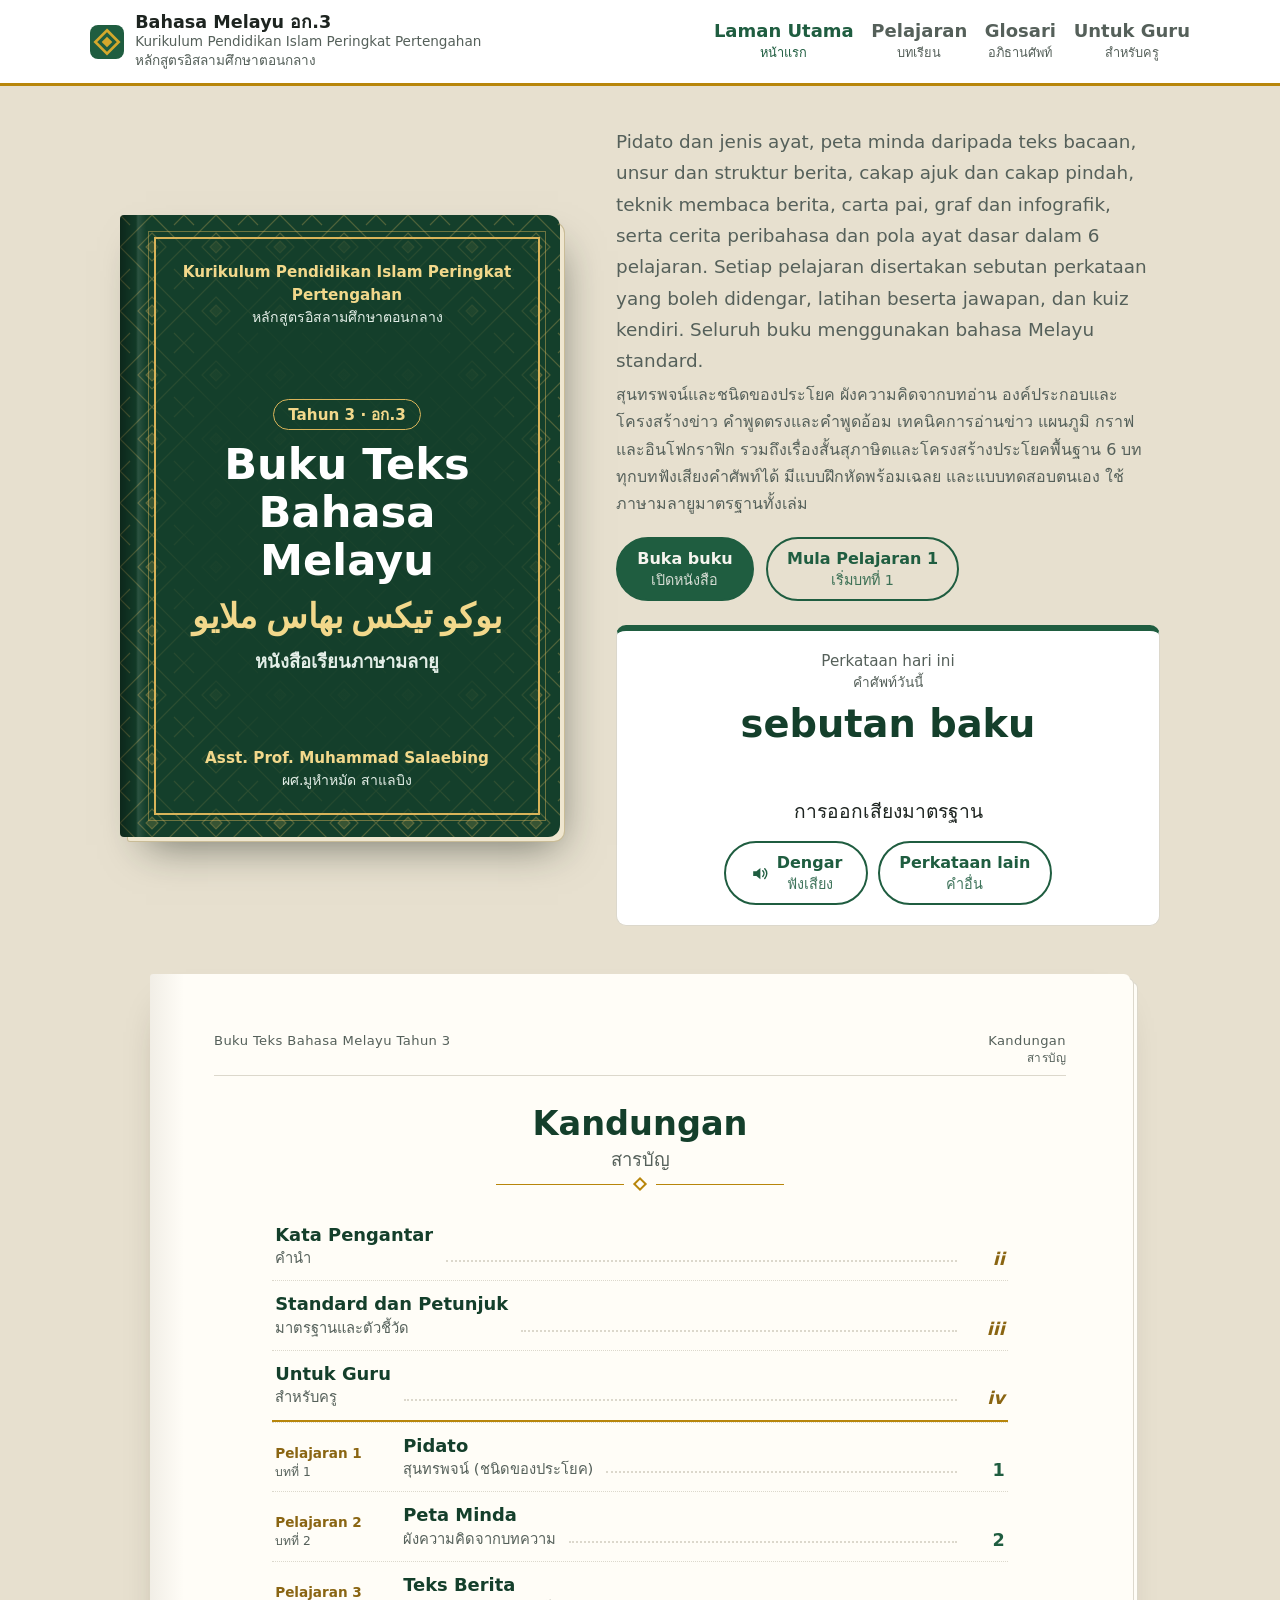
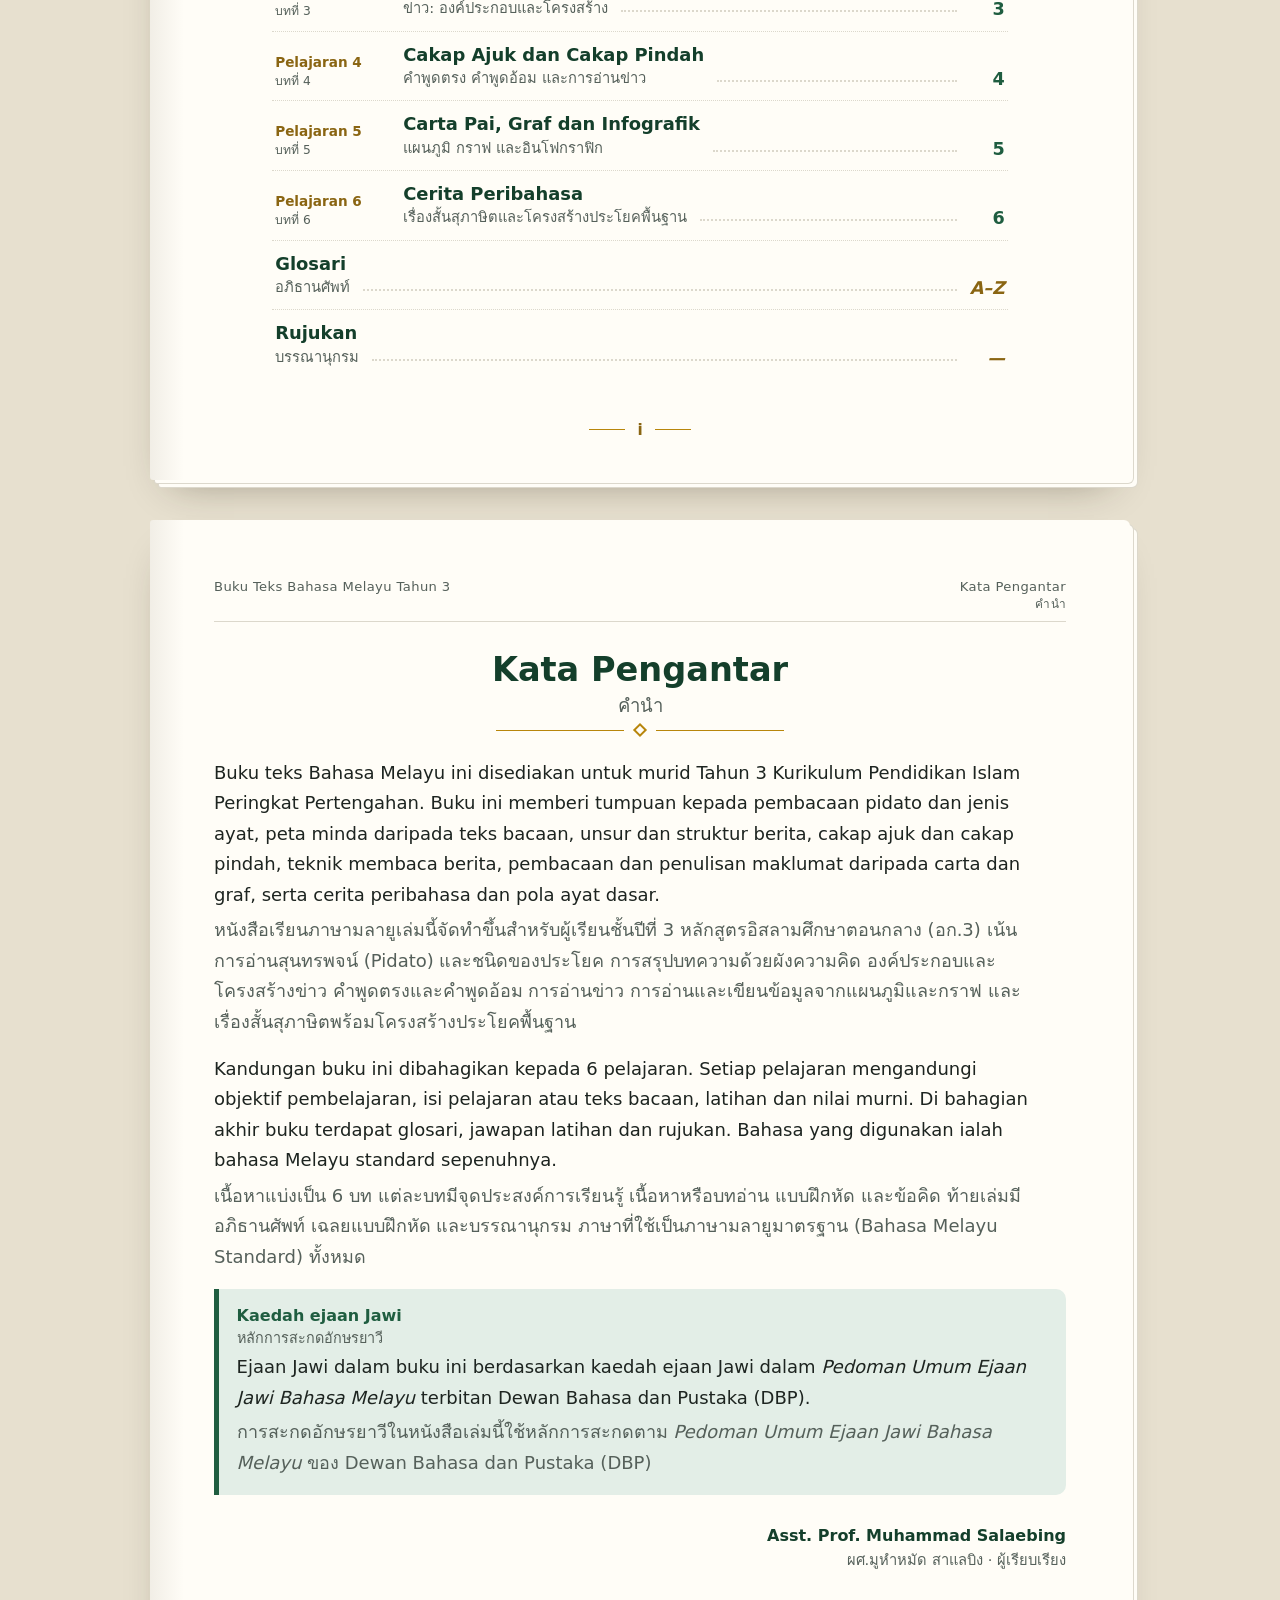
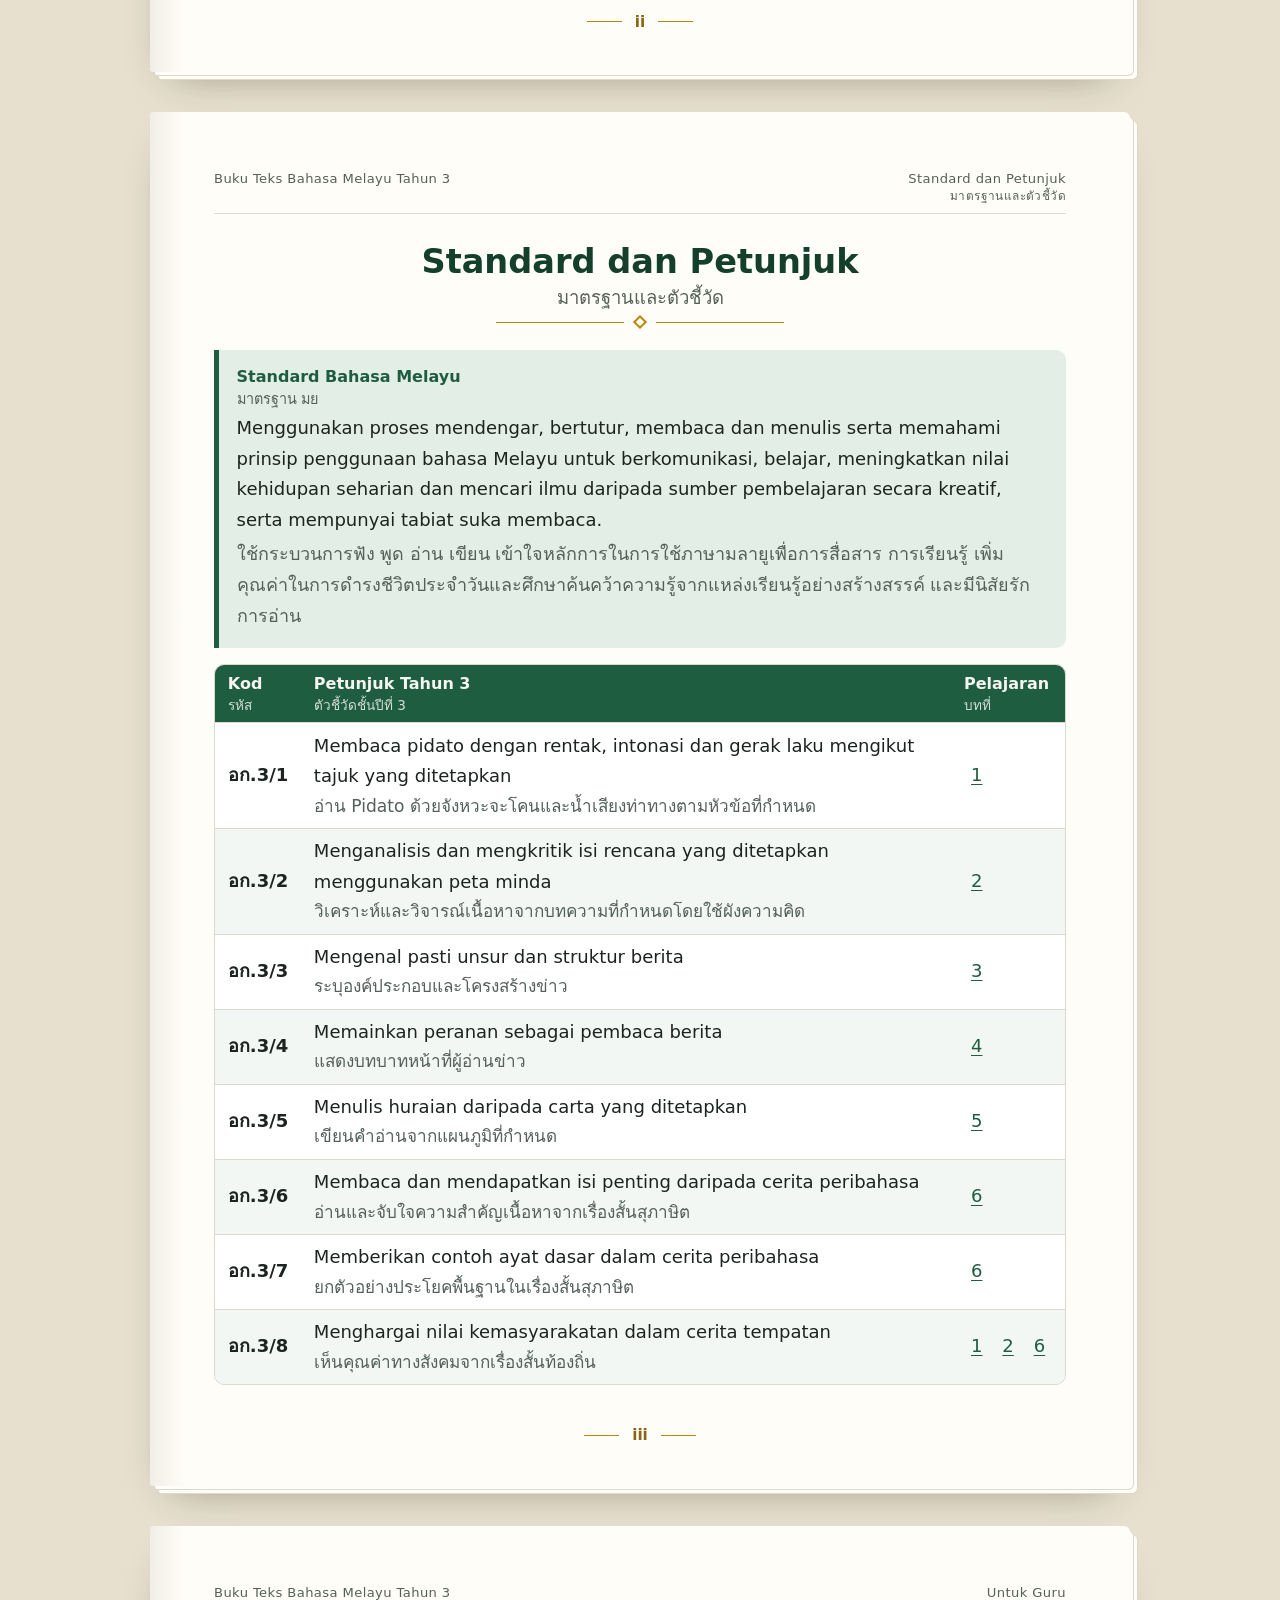
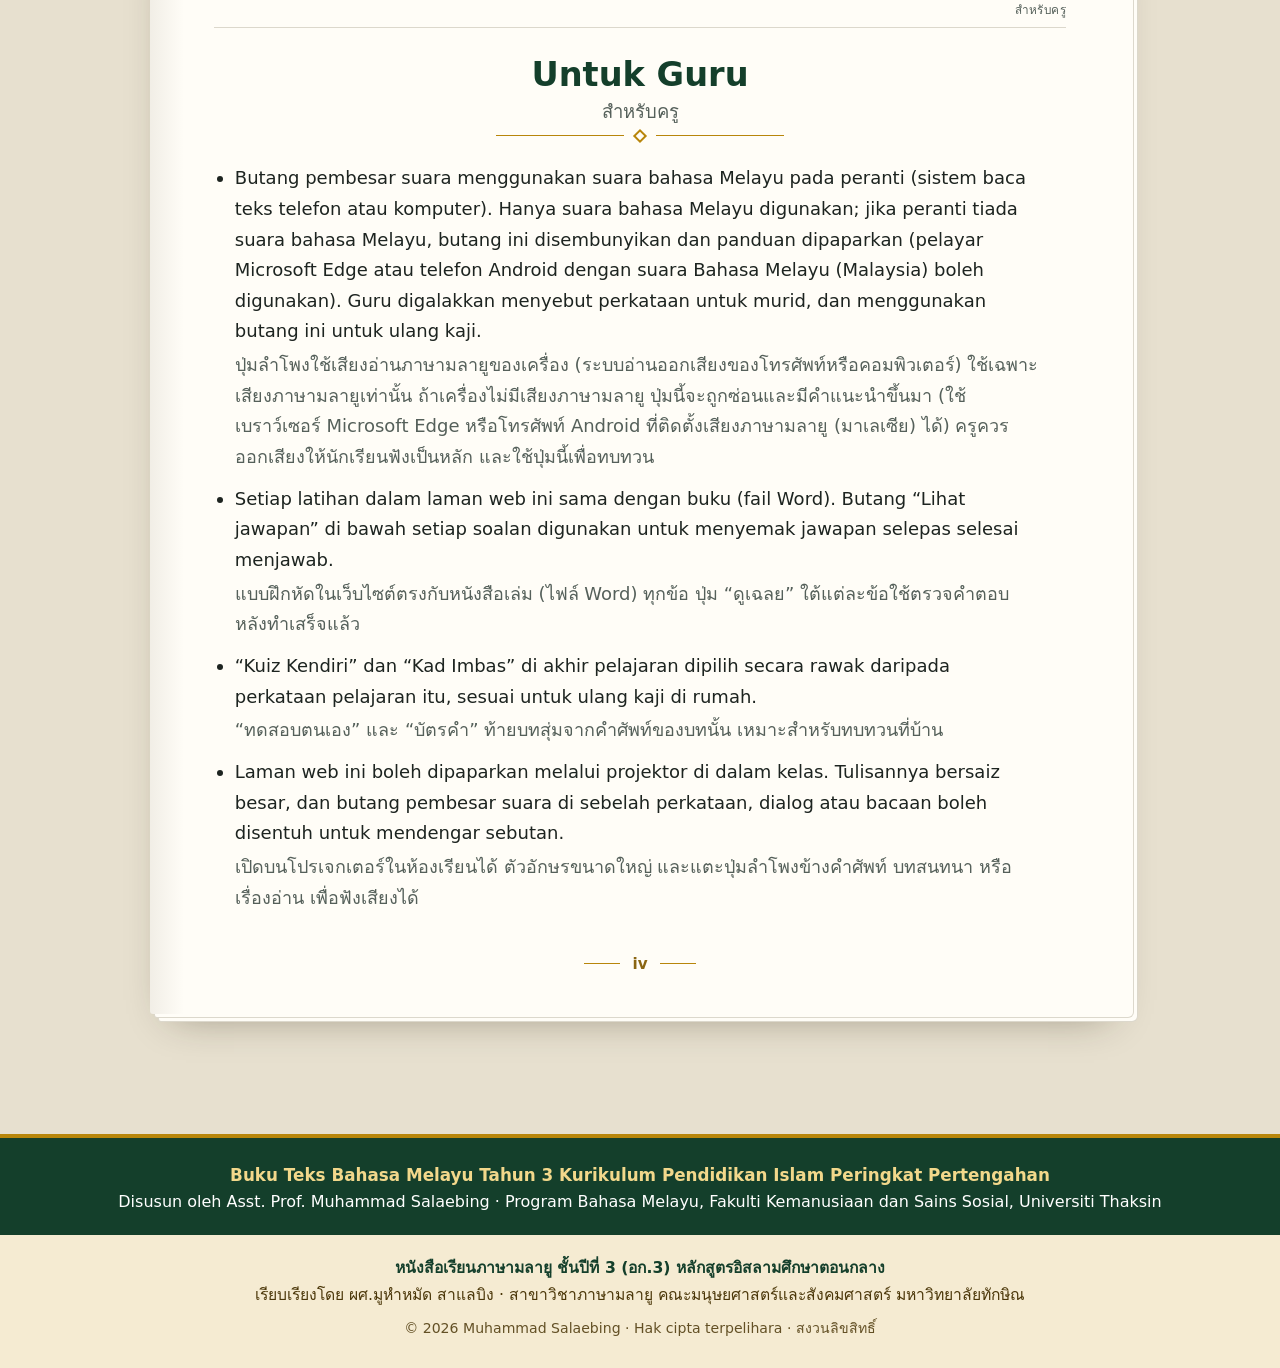
<file: index.html>
<!doctype html>
<html lang="th">
<head>
<meta charset="utf-8">
<meta name="viewport" content="width=device-width, initial-scale=1">
<meta http-equiv="Content-Security-Policy" content="default-src 'self'; script-src 'self' https://gc.zgo.at; style-src 'self' 'unsafe-inline' https://fonts.googleapis.com; font-src 'self' https://fonts.gstatic.com; img-src 'self' data: https://buku-bm-ak3.goatcounter.com; connect-src 'self' https://buku-bm-ak3.goatcounter.com; media-src 'self'; object-src 'none'; base-uri 'self'; form-action 'none'; upgrade-insecure-requests">
<meta name="referrer" content="strict-origin-when-cross-origin">
<title>Buku Teks Bahasa Melayu Tahun 3 · หนังสือเรียนภาษามลายู อก.3 — Kurikulum Pendidikan Islam Peringkat Pertengahan · หลักสูตรอิสลามศึกษาตอนกลาง</title>
<meta name="description" content="Buku teks Bahasa Melayu Tahun 3: 6 pelajaran, sebutan audio, latihan, kuiz dan PDF. หนังสือเรียนภาษามลายู ชั้นปีที่ 3 (อก.3) หลักสูตรอิสลามศึกษาตอนกลาง 6 บท พร้อมเสียงอ่าน แบบฝึกหัด แบบทดสอบ และ PDF">
<link rel="canonical" href="https://salaebing-bahasa.github.io/buku-bm-ak3/">
<meta name="author" content="Muhammad Salaebing (ผศ.มูหำหมัด สาแลบิง)">
<meta property="og:type" content="website">
<meta property="og:site_name" content="Buku Teks Bahasa Melayu Tahun 3 · หนังสือเรียนภาษามลายู อก.3">
<meta property="og:title" content="Buku Teks Bahasa Melayu Tahun 3 · หนังสือเรียนภาษามลายู อก.3 — Kurikulum Pendidikan Islam Peringkat Pertengahan · หลักสูตรอิสลามศึกษาตอนกลาง">
<meta property="og:description" content="Buku teks Bahasa Melayu Tahun 3: 6 pelajaran, sebutan audio, latihan, kuiz dan PDF. หนังสือเรียนภาษามลายู ชั้นปีที่ 3 (อก.3) หลักสูตรอิสลามศึกษาตอนกลาง 6 บท พร้อมเสียงอ่าน แบบฝึกหัด แบบทดสอบ และ PDF">
<meta property="og:url" content="https://salaebing-bahasa.github.io/buku-bm-ak3/">
<meta property="og:image" content="https://salaebing-bahasa.github.io/buku-bm-ak3/assets/share.png">
<meta property="og:image:width" content="1200">
<meta property="og:image:height" content="630">
<meta property="og:locale" content="th_TH">
<meta property="og:locale:alternate" content="ms_MY">
<meta name="twitter:card" content="summary_large_image">
<script type="application/ld+json">{"@context":"https://schema.org","@type":"Book","name":"Buku Teks Bahasa Melayu Tahun 3","alternateName":"หนังสือเรียนภาษามลายู อก.3","url":"https://salaebing-bahasa.github.io/buku-bm-ak3/","inLanguage":["ms","th"],"author":{"@type":"Person","name":"Muhammad Salaebing","alternateName":"ผศ.มูหำหมัด สาแลบิง","jobTitle":"Assistant Professor","affiliation":{"@type":"CollegeOrUniversity","name":"Thaksin University","alternateName":"มหาวิทยาลัยทักษิณ"}},"educationalLevel":"Tahun 3 (อก.3)","audience":{"@type":"EducationalAudience","educationalRole":"student"},"isAccessibleForFree":true,"description":"Buku teks Bahasa Melayu Tahun 3, Kurikulum Pendidikan Islam Peringkat Pertengahan · หนังสือเรียนภาษามลายู ชั้นปีที่ 3 หลักสูตรอิสลามศึกษาตอนกลาง","hasPart":[{"@type":"LearningResource","position":1,"name":"Pidato (สุนทรพจน์ (ชนิดของประโยค))","url":"https://salaebing-bahasa.github.io/buku-bm-ak3/pelajaran/01.html"},{"@type":"LearningResource","position":2,"name":"Peta Minda (ผังความคิดจากบทความ)","url":"https://salaebing-bahasa.github.io/buku-bm-ak3/pelajaran/02.html"},{"@type":"LearningResource","position":3,"name":"Teks Berita (ข่าว: องค์ประกอบและโครงสร้าง)","url":"https://salaebing-bahasa.github.io/buku-bm-ak3/pelajaran/03.html"},{"@type":"LearningResource","position":4,"name":"Cakap Ajuk dan Cakap Pindah (คำพูดตรง คำพูดอ้อม และการอ่านข่าว)","url":"https://salaebing-bahasa.github.io/buku-bm-ak3/pelajaran/04.html"},{"@type":"LearningResource","position":5,"name":"Carta Pai, Graf dan Infografik (แผนภูมิ กราฟ และอินโฟกราฟิก)","url":"https://salaebing-bahasa.github.io/buku-bm-ak3/pelajaran/05.html"},{"@type":"LearningResource","position":6,"name":"Cerita Peribahasa (เรื่องสั้นสุภาษิตและโครงสร้างประโยคพื้นฐาน)","url":"https://salaebing-bahasa.github.io/buku-bm-ak3/pelajaran/06.html"}]}</script>
<link rel="preconnect" href="https://fonts.googleapis.com"><link rel="preconnect" href="https://fonts.gstatic.com" crossorigin><link href="https://fonts.googleapis.com/css2?family=Bai+Jamjuree:wght@500;600;700&family=Noto+Naskh+Arabic:wght@400;600&family=Sarabun:ital,wght@0,400;0,600;1,400&display=swap" rel="stylesheet">
<link rel="stylesheet" href="assets/style.css">
<link rel="icon" href="assets/favicon.svg" type="image/svg+xml">
</head>
<body>
<a class="skip" href="#isi"><span class="bi"><span lang="ms">Langkau ke kandungan</span><span class="tr">ข้ามไปยังเนื้อหา</span></span></a>
<header class="site-head">
  <a class="brand" href="index.html"><span class="mark" aria-hidden="true"></span><span>Bahasa Melayu อก.3<small lang="ms">Kurikulum Pendidikan Islam Peringkat Pertengahan</small><small>หลักสูตรอิสลามศึกษาตอนกลาง</small></span></a>
  <nav aria-label="Menu utama · เมนูหลัก"><a href="index.html" aria-current="page"><span lang="ms">Laman Utama</span><small>หน้าแรก</small></a><a href="index.html#pelajaran"><span lang="ms">Pelajaran</span><small>บทเรียน</small></a><a href="glosari.html"><span lang="ms">Glosari</span><small>อภิธานศัพท์</small></a><a href="index.html#guru"><span lang="ms">Untuk Guru</span><small>สำหรับครู</small></a></nav>
</header>
<main id="isi">

<section class="cover-wrap">
  <div class="cover">
    <div class="cv-frame">
      <p class="cv-top"><span lang="ms">Kurikulum Pendidikan Islam Peringkat Pertengahan</span><span class="cv-th">หลักสูตรอิสลามศึกษาตอนกลาง</span></p>
      <div class="cv-mid">
        <p class="cv-year"><span lang="ms">Tahun 3</span> · อก.3</p>
        <h1><span lang="ms">Buku Teks<br>Bahasa Melayu</span></h1>
        <p class="cv-jw" lang="ms-Arab" dir="rtl">بوکو تيکس بهاس ملايو</p>
        <p class="cv-th-title">หนังสือเรียนภาษามลายู</p>
      </div>
      <p class="cv-author"><span lang="ms">Asst. Prof. Muhammad Salaebing</span><span class="cv-th">ผศ.มูหำหมัด สาแลบิง</span></p>
    </div>
  </div>
  <div class="cover-side">
    <div class="dw lede"><p lang="ms">Pidato dan jenis ayat, peta minda daripada teks bacaan, unsur dan struktur berita, cakap ajuk dan cakap pindah, teknik membaca berita, carta pai, graf dan infografik, serta cerita peribahasa dan pola ayat dasar dalam 6 pelajaran. Setiap pelajaran disertakan sebutan perkataan yang boleh didengar, latihan beserta jawapan, dan kuiz kendiri. Seluruh buku menggunakan bahasa Melayu standard.</p><p class="tr">สุนทรพจน์และชนิดของประโยค ผังความคิดจากบทอ่าน องค์ประกอบและโครงสร้างข่าว คำพูดตรงและคำพูดอ้อม เทคนิคการอ่านข่าว แผนภูมิ กราฟ และอินโฟกราฟิก รวมถึงเรื่องสั้นสุภาษิตและโครงสร้างประโยคพื้นฐาน 6 บท ทุกบทฟังเสียงคำศัพท์ได้ มีแบบฝึกหัดพร้อมเฉลย และแบบทดสอบตนเอง ใช้ภาษามลายูมาตรฐานทั้งเล่ม</p></div>
    <div class="actions"><a class="btn" href="#pelajaran"><span class="bi"><span lang="ms">Buka buku</span><span class="tr">เปิดหนังสือ</span></span></a><a class="btn-ghost" href="pelajaran/01.html"><span class="bi"><span lang="ms">Mula Pelajaran 1</span><span class="tr">เริ่มบทที่ 1</span></span></a></div>
    <figure class="word" aria-live="polite">
      <p class="word-label"><span class="bi"><span lang="ms">Perkataan hari ini</span><span class="tr">คำศัพท์วันนี้</span></span></p>
      <img class="w-pic" id="w-pic" src="" alt="" width="84" height="84" hidden>
      <p class="w-ms" id="w-ms">—</p>
      <p class="w-jw jw" id="w-jw" lang="ms-Arab" dir="rtl"></p>
      <p class="w-th" id="w-th"></p>
      <div class="word-foot"><button type="button" class="btn-ghost" id="w-say"><svg viewBox="0 0 24 24" aria-hidden="true"><path d="M4 9h4l5-4v14l-5-4H4z" fill="currentColor"/><path d="M16 8.5a5 5 0 0 1 0 7M18.5 6a8.5 8.5 0 0 1 0 12" fill="none" stroke="currentColor" stroke-width="1.8" stroke-linecap="round"/></svg><span><span class="bi"><span lang="ms">Dengar</span><span class="tr">ฟังเสียง</span></span></span></button><button type="button" class="btn-ghost" id="w-next"><span class="bi"><span lang="ms">Perkataan lain</span><span class="tr">คำอื่น</span></span></button></div>
    </figure>
  </div>
  <script type="application/json" id="words">[{"ms":"akhlak","th":"จริยธรรม มารยาท","unit":1},{"ms":"anak soleh","th":"ลูกที่ดี (ศอลิห์)","unit":2},{"ms":"asas","th":"พื้นฐาน รากฐาน","unit":2},{"ms":"aset","th":"ทรัพย์สินที่มีค่า","unit":1},{"ms":"bahawa","th":"ว่า","unit":4},{"ms":"batas syarak","th":"ขอบเขตบทบัญญัติศาสนา","unit":1},{"ms":"berazam","th":"ตั้งปณิธาน","unit":6},{"ms":"berbakti","th":"กตัญญู ทำความดีต่อ","unit":2},{"ms":"berfaedah","th":"มีประโยชน์","unit":5},{"ms":"berkomunikasi","th":"สื่อสาร","unit":2},{"ms":"bertangguh","th":"ผัดวันประกันพรุ่ง","unit":6},{"ms":"berterusan","th":"ต่อเนื่อง","unit":2},{"ms":"cakap ajuk","th":"คำพูดตรง","unit":4},{"ms":"cakap pindah","th":"คำพูดอ้อม","unit":4},{"ms":"carta pai","th":"แผนภูมิวงกลม","unit":5},{"ms":"diagihkan","th":"ถูกแจกจ่าย","unit":3},{"ms":"digemari","th":"เป็นที่ชื่นชอบ","unit":5},{"ms":"diserahkan","th":"ถูกมอบให้","unit":3},{"ms":"gagal","th":"สอบตก ล้มเหลว","unit":6},{"ms":"gejala sosial","th":"ปัญหาสังคม","unit":1},{"ms":"generasi","th":"คนรุ่น","unit":1},{"ms":"graf bar","th":"กราฟแท่ง","unit":5},{"ms":"hadirin","th":"ผู้เข้าร่วมงาน","unit":1},{"ms":"infografik","th":"อินโฟกราฟิก","unit":5},{"ms":"kadar","th":"อัตรา ความเร็ว","unit":4},{"ms":"keesokan harinya","th":"วันรุ่งขึ้น","unit":4},{"ms":"keputusan","th":"ผลสอบ ผลลัพธ์","unit":6},{"ms":"kesimpulannya","th":"โดยสรุป","unit":5},{"ms":"larut malam","th":"ดึกดื่น","unit":6},{"ms":"mangsa banjir","th":"ผู้ประสบภัยน้ำท่วม","unit":3},{"ms":"masa lapang","th":"เวลาว่าง","unit":5},{"ms":"mawaddah","th":"ความรัก","unit":2},{"ms":"meluangkan masa","th":"สละเวลา","unit":2},{"ms":"memupuk","th":"ปลูกฝัง","unit":3},{"ms":"mengantuk","th":"ง่วงนอน","unit":6},{"ms":"menghiraukan","th":"สนใจ ใส่ใจ","unit":6},{"ms":"mengutip derma","th":"เรี่ยไรเงินบริจาค","unit":3},{"ms":"meningkat","th":"เพิ่มขึ้น","unit":5},{"ms":"menurun","th":"ลดลง","unit":5},{"ms":"menurut","th":"ตามที่...กล่าว","unit":3},{"ms":"menyesal","th":"เสียใจ สำนึกผิด","unit":6},{"ms":"nafkah","th":"ค่าเลี้ยงดู","unit":2},{"ms":"pembaca berita","th":"ผู้อ่านข่าว","unit":4},{"ms":"pengerusi majlis","th":"ประธานในพิธี พิธีกร","unit":1},{"ms":"pengunjung","th":"ผู้มาใช้บริการ ผู้มาเยือน","unit":5},{"ms":"penyalahgunaan dadah","th":"การใช้ยาเสพติด","unit":1},{"ms":"peratus","th":"เปอร์เซ็นต์","unit":5},{"ms":"pergaulan bebas","th":"การคบหาแบบเสรี สังคมเสรี","unit":1},{"ms":"peribahasa","th":"สุภาษิต","unit":6},{"ms":"perkahwinan","th":"การแต่งงาน","unit":2},{"ms":"pihak berkuasa tempatan","th":"หน่วยงานปกครองท้องถิ่น","unit":3},{"ms":"ponteng sekolah","th":"หนีเรียน","unit":1},{"ms":"prihatin","th":"ใส่ใจ ห่วงใย","unit":3},{"ms":"program pertukaran pelajar","th":"โครงการแลกเปลี่ยนนักเรียน","unit":6},{"ms":"rahmah","th":"ความเมตตา","unit":2},{"ms":"sakinah","th":"ความสงบสุข","unit":2},{"ms":"sebutan baku","th":"การออกเสียงมาตรฐาน","unit":4},{"ms":"seramai","th":"จำนวน (คน)","unit":3},{"ms":"sumbangan","th":"เงินหรือสิ่งของบริจาค","unit":3},{"ms":"tanggungjawab","th":"ความรับผิดชอบ","unit":2},{"ms":"terjebak","th":"ติดกับ ตกอยู่ใน","unit":1},{"ms":"ulang kaji","th":"ทบทวนบทเรียน","unit":6},{"ms":"ummah","th":"ประชาชาติ (อุมมะฮ์)","unit":1},{"ms":"wang tunai","th":"เงินสด","unit":3}]</script>
</section>

<article class="sheet" id="pelajaran">
  <p class="running" aria-hidden="true"><span lang="ms">Buku Teks Bahasa Melayu Tahun 3</span><span><span class="bi"><span lang="ms">Kandungan</span><span class="tr">สารบัญ</span></span></span></p>
  <h2 class="sheet-title"><span lang="ms">Kandungan</span><span class="h-th">สารบัญ</span></h2>
  <p class="orn" aria-hidden="true"><span></span></p>
  <ol class="toc"><li class="toc-front"><a href="#pengenalan"><span class="toc-t"><span lang="ms">Kata Pengantar</span><small>คำนำ</small></span><span class="toc-dots"></span><span class="toc-pg">ii</span></a></li><li class="toc-front"><a href="#standard"><span class="toc-t"><span lang="ms">Standard dan Petunjuk</span><small>มาตรฐานและตัวชี้วัด</small></span><span class="toc-dots"></span><span class="toc-pg">iii</span></a></li><li class="toc-front"><a href="#guru"><span class="toc-t"><span lang="ms">Untuk Guru</span><small>สำหรับครู</small></span><span class="toc-dots"></span><span class="toc-pg">iv</span></a></li><li><a href="pelajaran/01.html"><span class="toc-k"><span class="bi"><span lang="ms">Pelajaran 1</span><span class="tr">บทที่ 1</span></span></span><span class="toc-t">Pidato<small>สุนทรพจน์ (ชนิดของประโยค)</small></span><span class="toc-dots"></span><span class="toc-pg">1</span></a></li><li><a href="pelajaran/02.html"><span class="toc-k"><span class="bi"><span lang="ms">Pelajaran 2</span><span class="tr">บทที่ 2</span></span></span><span class="toc-t">Peta Minda<small>ผังความคิดจากบทความ</small></span><span class="toc-dots"></span><span class="toc-pg">2</span></a></li><li><a href="pelajaran/03.html"><span class="toc-k"><span class="bi"><span lang="ms">Pelajaran 3</span><span class="tr">บทที่ 3</span></span></span><span class="toc-t">Teks Berita<small>ข่าว: องค์ประกอบและโครงสร้าง</small></span><span class="toc-dots"></span><span class="toc-pg">3</span></a></li><li><a href="pelajaran/04.html"><span class="toc-k"><span class="bi"><span lang="ms">Pelajaran 4</span><span class="tr">บทที่ 4</span></span></span><span class="toc-t">Cakap Ajuk dan Cakap Pindah<small>คำพูดตรง คำพูดอ้อม และการอ่านข่าว</small></span><span class="toc-dots"></span><span class="toc-pg">4</span></a></li><li><a href="pelajaran/05.html"><span class="toc-k"><span class="bi"><span lang="ms">Pelajaran 5</span><span class="tr">บทที่ 5</span></span></span><span class="toc-t">Carta Pai, Graf dan Infografik<small>แผนภูมิ กราฟ และอินโฟกราฟิก</small></span><span class="toc-dots"></span><span class="toc-pg">5</span></a></li><li><a href="pelajaran/06.html"><span class="toc-k"><span class="bi"><span lang="ms">Pelajaran 6</span><span class="tr">บทที่ 6</span></span></span><span class="toc-t">Cerita Peribahasa<small>เรื่องสั้นสุภาษิตและโครงสร้างประโยคพื้นฐาน</small></span><span class="toc-dots"></span><span class="toc-pg">6</span></a></li><li class="toc-front"><a href="glosari.html"><span class="toc-t"><span lang="ms">Glosari</span><small>อภิธานศัพท์</small></span><span class="toc-dots"></span><span class="toc-pg">A–Z</span></a></li><li class="toc-front"><a href="rujukan.html"><span class="toc-t"><span lang="ms">Rujukan</span><small>บรรณานุกรม</small></span><span class="toc-dots"></span><span class="toc-pg">—</span></a></li></ol>
  <p class="folio" aria-hidden="true"><span>i</span></p>
</article>

<article class="sheet" id="pengenalan">
  <p class="running" aria-hidden="true"><span lang="ms">Buku Teks Bahasa Melayu Tahun 3</span><span><span class="bi"><span lang="ms">Kata Pengantar</span><span class="tr">คำนำ</span></span></span></p>
  <h2 class="sheet-title"><span lang="ms">Kata Pengantar</span><span class="h-th">คำนำ</span></h2>
  <p class="orn" aria-hidden="true"><span></span></p>
  <div class="dw prose"><p lang="ms">Buku teks Bahasa Melayu ini disediakan untuk murid Tahun 3 Kurikulum Pendidikan Islam Peringkat Pertengahan. Buku ini memberi tumpuan kepada pembacaan pidato dan jenis ayat, peta minda daripada teks bacaan, unsur dan struktur berita, cakap ajuk dan cakap pindah, teknik membaca berita, pembacaan dan penulisan maklumat daripada carta dan graf, serta cerita peribahasa dan pola ayat dasar.</p><p class="tr">หนังสือเรียนภาษามลายูเล่มนี้จัดทำขึ้นสำหรับผู้เรียนชั้นปีที่ 3 หลักสูตรอิสลามศึกษาตอนกลาง (อก.3) เน้นการอ่านสุนทรพจน์ (Pidato) และชนิดของประโยค การสรุปบทความด้วยผังความคิด องค์ประกอบและโครงสร้างข่าว คำพูดตรงและคำพูดอ้อม การอ่านข่าว การอ่านและเขียนข้อมูลจากแผนภูมิและกราฟ และเรื่องสั้นสุภาษิตพร้อมโครงสร้างประโยคพื้นฐาน</p></div><div class="dw prose"><p lang="ms">Kandungan buku ini dibahagikan kepada 6 pelajaran. Setiap pelajaran mengandungi objektif pembelajaran, isi pelajaran atau teks bacaan, latihan dan nilai murni. Di bahagian akhir buku terdapat glosari, jawapan latihan dan rujukan. Bahasa yang digunakan ialah bahasa Melayu standard sepenuhnya.</p><p class="tr">เนื้อหาแบ่งเป็น 6 บท แต่ละบทมีจุดประสงค์การเรียนรู้ เนื้อหาหรือบทอ่าน แบบฝึกหัด และข้อคิด ท้ายเล่มมีอภิธานศัพท์ เฉลยแบบฝึกหัด และบรรณานุกรม ภาษาที่ใช้เป็นภาษามลายูมาตรฐาน (Bahasa Melayu Standard) ทั้งหมด</p></div>
  <aside class="box ejaan"><p class="box-t"><span class="bi"><span lang="ms">Kaedah ejaan Jawi</span><span class="tr">หลักการสะกดอักษรยาวี</span></span></p><p lang="ms">Ejaan Jawi dalam buku ini berdasarkan kaedah ejaan Jawi dalam <em>Pedoman Umum Ejaan Jawi Bahasa Melayu</em> terbitan Dewan Bahasa dan Pustaka (DBP).</p><p class="tr">การสะกดอักษรยาวีในหนังสือเล่มนี้ใช้หลักการสะกดตาม <em>Pedoman Umum Ejaan Jawi Bahasa Melayu</em> ของ Dewan Bahasa dan Pustaka (DBP)</p></aside>
  <p class="sign"><span lang="ms">Asst. Prof. Muhammad Salaebing</span><span class="tr">ผศ.มูหำหมัด สาแลบิง · ผู้เรียบเรียง</span></p>
  <p class="folio" aria-hidden="true"><span>ii</span></p>
</article>

<article class="sheet" id="standard">
  <p class="running" aria-hidden="true"><span lang="ms">Buku Teks Bahasa Melayu Tahun 3</span><span><span class="bi"><span lang="ms">Standard dan Petunjuk</span><span class="tr">มาตรฐานและตัวชี้วัด</span></span></span></p>
  <h2 class="sheet-title"><span lang="ms">Standard dan Petunjuk</span><span class="h-th">มาตรฐานและตัวชี้วัด</span></h2>
  <p class="orn" aria-hidden="true"><span></span></p>
  <aside class="box"><p class="box-t"><span class="bi"><span lang="ms">Standard Bahasa Melayu</span><span class="tr">มาตรฐาน มย</span></span></p><p lang="ms">Menggunakan proses mendengar, bertutur, membaca dan menulis serta memahami prinsip penggunaan bahasa Melayu untuk berkomunikasi, belajar, meningkatkan nilai kehidupan seharian dan mencari ilmu daripada sumber pembelajaran secara kreatif, serta mempunyai tabiat suka membaca.</p><p class="tr">ใช้กระบวนการฟัง พูด อ่าน เขียน เข้าใจหลักการในการใช้ภาษามลายูเพื่อการสื่อสาร การเรียนรู้ เพิ่มคุณค่าในการดำรงชีวิตประจำวันและศึกษาค้นคว้าความรู้จากแหล่งเรียนรู้อย่างสร้างสรรค์ และมีนิสัยรักการอ่าน</p></aside>
  <div class="tbl"><table class="map"><thead><tr><th><span class="bi"><span lang="ms">Kod</span><span class="tr">รหัส</span></span></th><th><span class="bi"><span lang="ms">Petunjuk Tahun 3</span><span class="tr">ตัวชี้วัดชั้นปีที่ 3</span></span></th><th><span class="bi"><span lang="ms">Pelajaran</span><span class="tr">บทที่</span></span></th></tr></thead><tbody><tr><td class="code">อก.3/1</td><td><span lang="ms">Membaca pidato dengan rentak, intonasi dan gerak laku mengikut tajuk yang ditetapkan</span><span class="td-th">อ่าน Pidato ด้วยจังหวะจะโคนและน้ำเสียงท่าทางตามหัวข้อที่กำหนด</span></td><td><a href="pelajaran/01.html">1</a></td></tr><tr><td class="code">อก.3/2</td><td><span lang="ms">Menganalisis dan mengkritik isi rencana yang ditetapkan menggunakan peta minda</span><span class="td-th">วิเคราะห์และวิจารณ์เนื้อหาจากบทความที่กำหนดโดยใช้ผังความคิด</span></td><td><a href="pelajaran/02.html">2</a></td></tr><tr><td class="code">อก.3/3</td><td><span lang="ms">Mengenal pasti unsur dan struktur berita</span><span class="td-th">ระบุองค์ประกอบและโครงสร้างข่าว</span></td><td><a href="pelajaran/03.html">3</a></td></tr><tr><td class="code">อก.3/4</td><td><span lang="ms">Memainkan peranan sebagai pembaca berita</span><span class="td-th">แสดงบทบาทหน้าที่ผู้อ่านข่าว</span></td><td><a href="pelajaran/04.html">4</a></td></tr><tr><td class="code">อก.3/5</td><td><span lang="ms">Menulis huraian daripada carta yang ditetapkan</span><span class="td-th">เขียนคำอ่านจากแผนภูมิที่กำหนด</span></td><td><a href="pelajaran/05.html">5</a></td></tr><tr><td class="code">อก.3/6</td><td><span lang="ms">Membaca dan mendapatkan isi penting daripada cerita peribahasa</span><span class="td-th">อ่านและจับใจความสำคัญเนื้อหาจากเรื่องสั้นสุภาษิต</span></td><td><a href="pelajaran/06.html">6</a></td></tr><tr><td class="code">อก.3/7</td><td><span lang="ms">Memberikan contoh ayat dasar dalam cerita peribahasa</span><span class="td-th">ยกตัวอย่างประโยคพื้นฐานในเรื่องสั้นสุภาษิต</span></td><td><a href="pelajaran/06.html">6</a></td></tr><tr><td class="code">อก.3/8</td><td><span lang="ms">Menghargai nilai kemasyarakatan dalam cerita tempatan</span><span class="td-th">เห็นคุณค่าทางสังคมจากเรื่องสั้นท้องถิ่น</span></td><td><a href="pelajaran/01.html">1</a> <a href="pelajaran/02.html">2</a> <a href="pelajaran/06.html">6</a></td></tr></tbody></table></div>
  <p class="folio" aria-hidden="true"><span>iii</span></p>
</article>

<article class="sheet" id="guru">
  <p class="running" aria-hidden="true"><span lang="ms">Buku Teks Bahasa Melayu Tahun 3</span><span><span class="bi"><span lang="ms">Untuk Guru</span><span class="tr">สำหรับครู</span></span></span></p>
  <h2 class="sheet-title"><span lang="ms">Untuk Guru</span><span class="h-th">สำหรับครู</span></h2>
  <p class="orn" aria-hidden="true"><span></span></p>
  <ul class="bul prose guru">
    <li><p lang="ms">Butang pembesar suara menggunakan suara bahasa Melayu pada peranti (sistem baca teks telefon atau komputer). Hanya suara bahasa Melayu digunakan; jika peranti tiada suara bahasa Melayu, butang ini disembunyikan dan panduan dipaparkan (pelayar Microsoft Edge atau telefon Android dengan suara Bahasa Melayu (Malaysia) boleh digunakan). Guru digalakkan menyebut perkataan untuk murid, dan menggunakan butang ini untuk ulang kaji.</p><p class="tr">ปุ่มลำโพงใช้เสียงอ่านภาษามลายูของเครื่อง (ระบบอ่านออกเสียงของโทรศัพท์หรือคอมพิวเตอร์) ใช้เฉพาะเสียงภาษามลายูเท่านั้น ถ้าเครื่องไม่มีเสียงภาษามลายู ปุ่มนี้จะถูกซ่อนและมีคำแนะนำขึ้นมา (ใช้เบราว์เซอร์ Microsoft Edge หรือโทรศัพท์ Android ที่ติดตั้งเสียงภาษามลายู (มาเลเซีย) ได้) ครูควรออกเสียงให้นักเรียนฟังเป็นหลัก และใช้ปุ่มนี้เพื่อทบทวน</p></li>
    <li><p lang="ms">Setiap latihan dalam laman web ini sama dengan buku (fail Word). Butang “Lihat jawapan” di bawah setiap soalan digunakan untuk menyemak jawapan selepas selesai menjawab.</p><p class="tr">แบบฝึกหัดในเว็บไซต์ตรงกับหนังสือเล่ม (ไฟล์ Word) ทุกข้อ ปุ่ม “ดูเฉลย” ใต้แต่ละข้อใช้ตรวจคำตอบหลังทำเสร็จแล้ว</p></li>
    <li><p lang="ms">“Kuiz Kendiri” dan “Kad Imbas” di akhir pelajaran dipilih secara rawak daripada perkataan pelajaran itu, sesuai untuk ulang kaji di rumah.</p><p class="tr">“ทดสอบตนเอง” และ “บัตรคำ” ท้ายบทสุ่มจากคำศัพท์ของบทนั้น เหมาะสำหรับทบทวนที่บ้าน</p></li>
    <li><p lang="ms">Laman web ini boleh dipaparkan melalui projektor di dalam kelas. Tulisannya bersaiz besar, dan butang pembesar suara di sebelah perkataan, dialog atau bacaan boleh disentuh untuk mendengar sebutan.</p><p class="tr">เปิดบนโปรเจกเตอร์ในห้องเรียนได้ ตัวอักษรขนาดใหญ่ และแตะปุ่มลำโพงข้างคำศัพท์ บทสนทนา หรือเรื่องอ่าน เพื่อฟังเสียงได้</p></li>
  </ul>
  <p class="folio" aria-hidden="true"><span>iv</span></p>
</article>
</main>
<footer class="site-foot">
  <div class="foot-ms" lang="ms">
    <p>Buku Teks Bahasa Melayu Tahun 3 Kurikulum Pendidikan Islam Peringkat Pertengahan</p>
    <p>Disusun oleh Asst. Prof. Muhammad Salaebing · Program Bahasa Melayu, Fakulti Kemanusiaan dan Sains Sosial, Universiti Thaksin</p>
  </div>
  <div class="foot-th">
    <p>หนังสือเรียนภาษามลายู ชั้นปีที่ 3 (อก.3) หลักสูตรอิสลามศึกษาตอนกลาง</p>
    <p>เรียบเรียงโดย ผศ.มูหำหมัด สาแลบิง · สาขาวิชาภาษามลายู คณะมนุษยศาสตร์และสังคมศาสตร์ มหาวิทยาลัยทักษิณ</p>
    <p class="copy">© 2026 Muhammad Salaebing · <span lang="ms">Hak cipta terpelihara</span> · สงวนลิขสิทธิ์</p>
  </div>
</footer>
<script src="assets/app.js"></script>
<script data-goatcounter="https://buku-bm-ak3.goatcounter.com/count" async src="https://gc.zgo.at/count.js"></script>
</body>
</html>
</file>
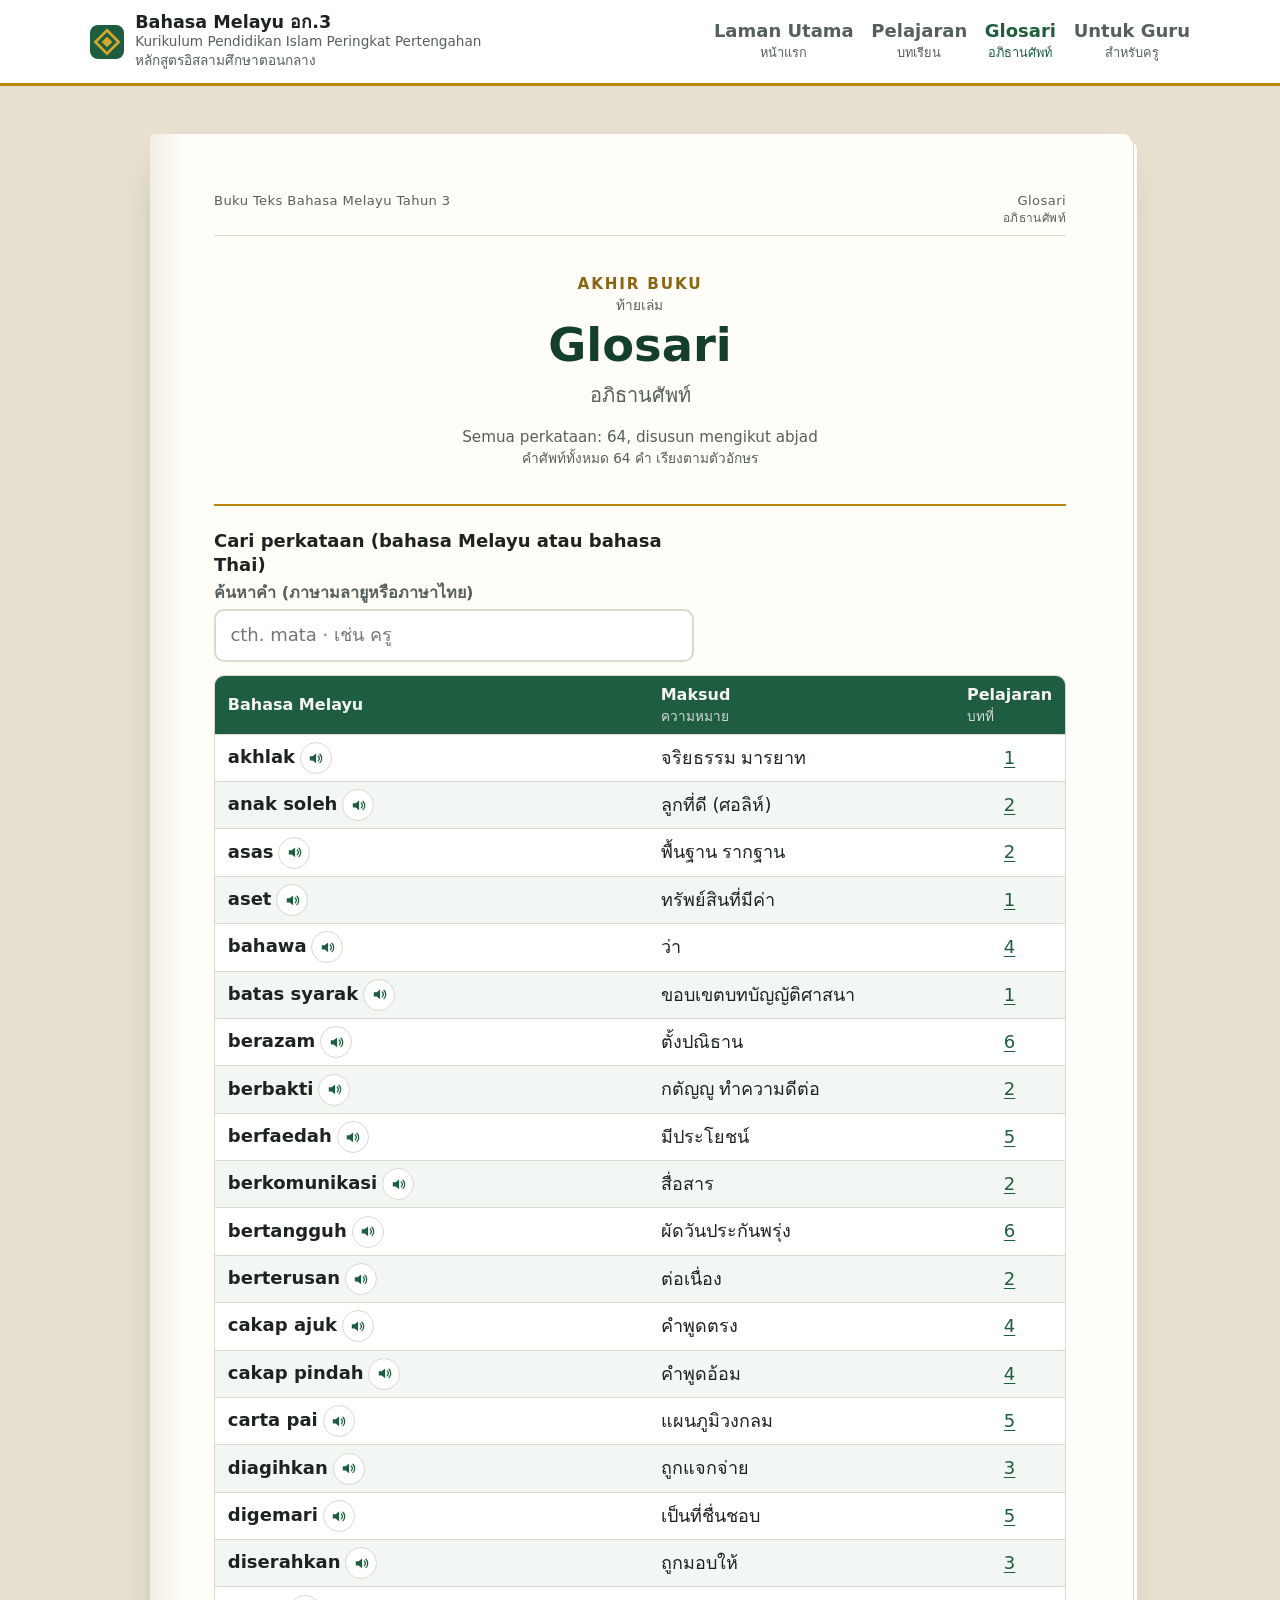
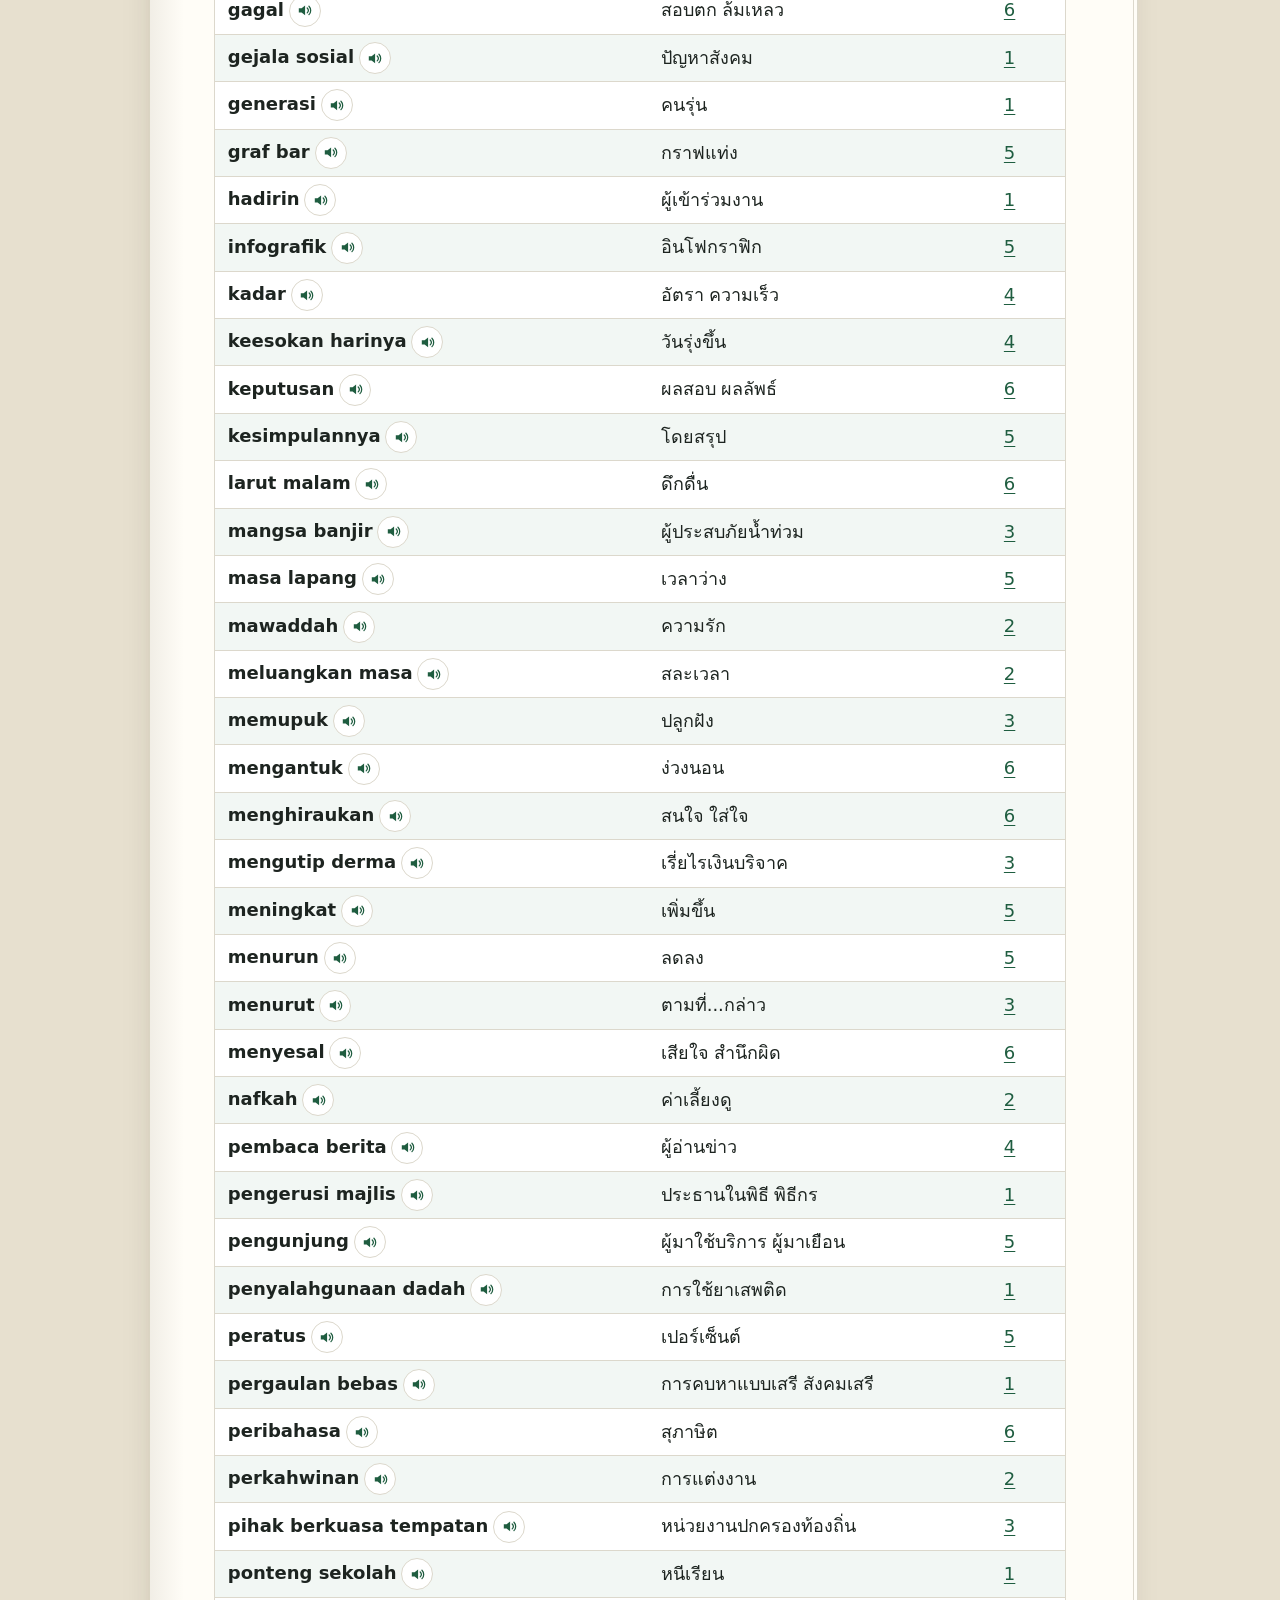
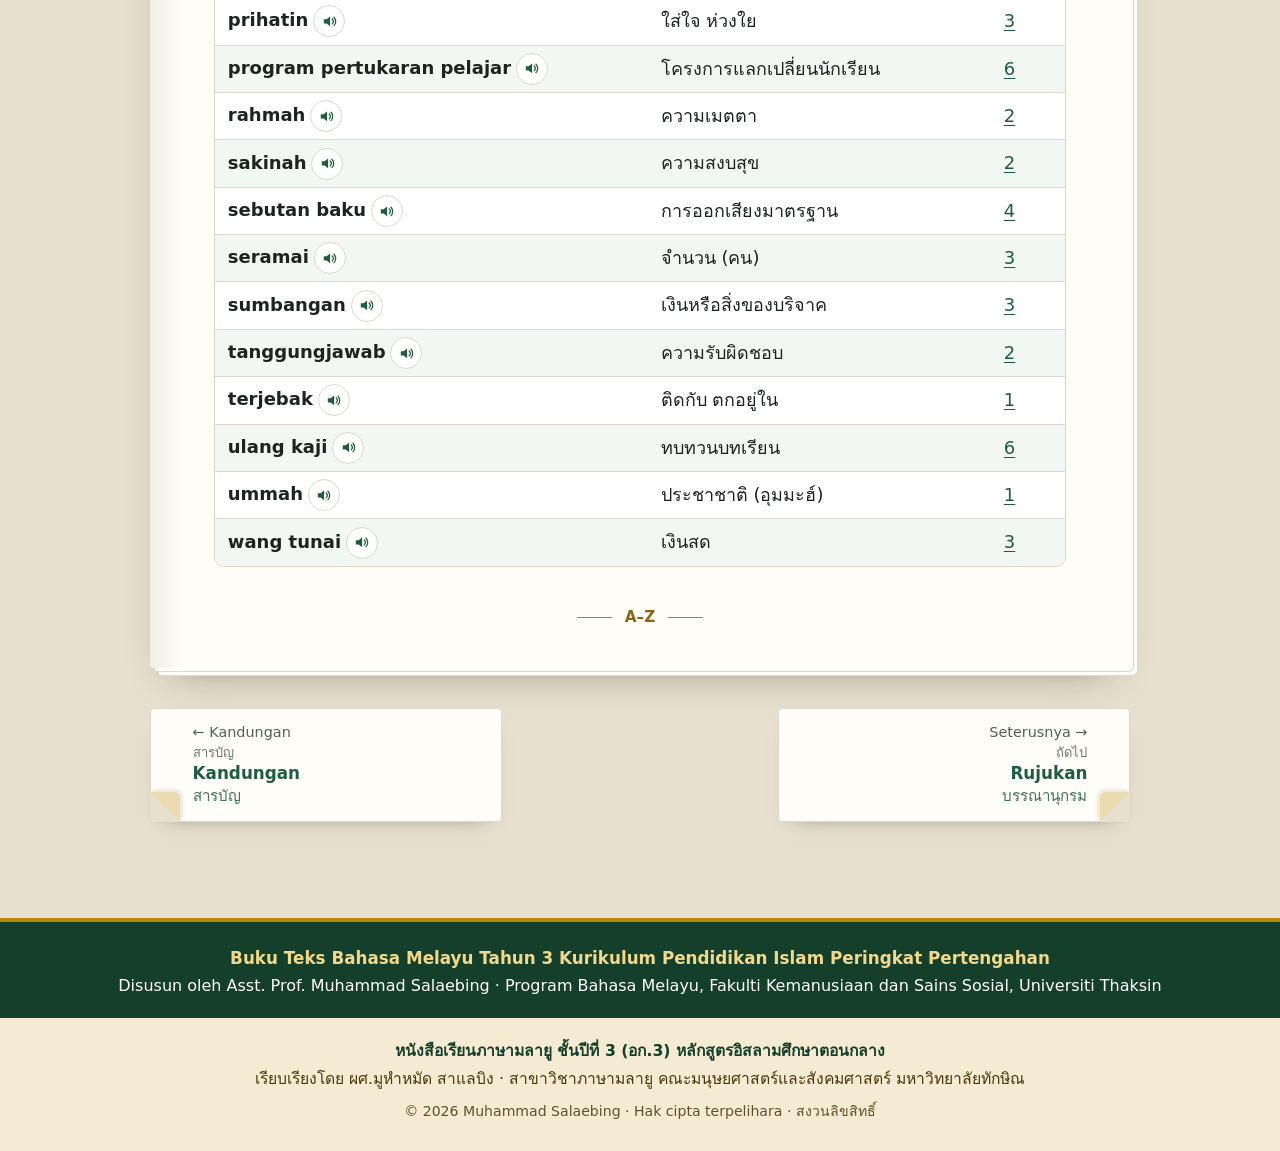
<file: glosari.html>
<!doctype html>
<html lang="th">
<head>
<meta charset="utf-8">
<meta name="viewport" content="width=device-width, initial-scale=1">
<meta http-equiv="Content-Security-Policy" content="default-src 'self'; script-src 'self' https://gc.zgo.at; style-src 'self' 'unsafe-inline' https://fonts.googleapis.com; font-src 'self' https://fonts.gstatic.com; img-src 'self' data: https://buku-bm-ak3.goatcounter.com; connect-src 'self' https://buku-bm-ak3.goatcounter.com; media-src 'self'; object-src 'none'; base-uri 'self'; form-action 'none'; upgrade-insecure-requests">
<meta name="referrer" content="strict-origin-when-cross-origin">
<title>Glosari · อภิธานศัพท์ภาษามลายู–ไทย — Buku Teks Bahasa Melayu Tahun 3 · หนังสือเรียนภาษามลายู อก.3</title>
<meta name="description" content="Glosari bahasa Melayu–Thai: 64 perkataan beserta sebutan. อภิธานศัพท์ภาษามลายู–ไทย 64 คำ พร้อมเสียงอ่าน">
<link rel="canonical" href="https://salaebing-bahasa.github.io/buku-bm-ak3/glosari.html">
<meta name="author" content="Muhammad Salaebing (ผศ.มูหำหมัด สาแลบิง)">
<meta property="og:type" content="website">
<meta property="og:site_name" content="Buku Teks Bahasa Melayu Tahun 3 · หนังสือเรียนภาษามลายู อก.3">
<meta property="og:title" content="Glosari · อภิธานศัพท์ภาษามลายู–ไทย — Buku Teks Bahasa Melayu Tahun 3 · หนังสือเรียนภาษามลายู อก.3">
<meta property="og:description" content="Glosari bahasa Melayu–Thai: 64 perkataan beserta sebutan. อภิธานศัพท์ภาษามลายู–ไทย 64 คำ พร้อมเสียงอ่าน">
<meta property="og:url" content="https://salaebing-bahasa.github.io/buku-bm-ak3/glosari.html">
<meta property="og:image" content="https://salaebing-bahasa.github.io/buku-bm-ak3/assets/share.png">
<meta property="og:image:width" content="1200">
<meta property="og:image:height" content="630">
<meta property="og:locale" content="th_TH">
<meta property="og:locale:alternate" content="ms_MY">
<meta name="twitter:card" content="summary_large_image">
<script type="application/ld+json">{"@context":"https://schema.org","@type":"DefinedTermSet","name":"Glosari Bahasa Melayu Tahun 3 · อภิธานศัพท์ อก.3","inLanguage":["ms","th"],"url":"https://salaebing-bahasa.github.io/buku-bm-ak3/glosari.html","hasDefinedTerm":[{"@type":"DefinedTerm","name":"akhlak","description":"จริยธรรม มารยาท"},{"@type":"DefinedTerm","name":"anak soleh","description":"ลูกที่ดี (ศอลิห์)"},{"@type":"DefinedTerm","name":"asas","description":"พื้นฐาน รากฐาน"},{"@type":"DefinedTerm","name":"aset","description":"ทรัพย์สินที่มีค่า"},{"@type":"DefinedTerm","name":"bahawa","description":"ว่า"},{"@type":"DefinedTerm","name":"batas syarak","description":"ขอบเขตบทบัญญัติศาสนา"},{"@type":"DefinedTerm","name":"berazam","description":"ตั้งปณิธาน"},{"@type":"DefinedTerm","name":"berbakti","description":"กตัญญู ทำความดีต่อ"},{"@type":"DefinedTerm","name":"berfaedah","description":"มีประโยชน์"},{"@type":"DefinedTerm","name":"berkomunikasi","description":"สื่อสาร"},{"@type":"DefinedTerm","name":"bertangguh","description":"ผัดวันประกันพรุ่ง"},{"@type":"DefinedTerm","name":"berterusan","description":"ต่อเนื่อง"},{"@type":"DefinedTerm","name":"cakap ajuk","description":"คำพูดตรง"},{"@type":"DefinedTerm","name":"cakap pindah","description":"คำพูดอ้อม"},{"@type":"DefinedTerm","name":"carta pai","description":"แผนภูมิวงกลม"},{"@type":"DefinedTerm","name":"diagihkan","description":"ถูกแจกจ่าย"},{"@type":"DefinedTerm","name":"digemari","description":"เป็นที่ชื่นชอบ"},{"@type":"DefinedTerm","name":"diserahkan","description":"ถูกมอบให้"},{"@type":"DefinedTerm","name":"gagal","description":"สอบตก ล้มเหลว"},{"@type":"DefinedTerm","name":"gejala sosial","description":"ปัญหาสังคม"},{"@type":"DefinedTerm","name":"generasi","description":"คนรุ่น"},{"@type":"DefinedTerm","name":"graf bar","description":"กราฟแท่ง"},{"@type":"DefinedTerm","name":"hadirin","description":"ผู้เข้าร่วมงาน"},{"@type":"DefinedTerm","name":"infografik","description":"อินโฟกราฟิก"},{"@type":"DefinedTerm","name":"kadar","description":"อัตรา ความเร็ว"},{"@type":"DefinedTerm","name":"keesokan harinya","description":"วันรุ่งขึ้น"},{"@type":"DefinedTerm","name":"keputusan","description":"ผลสอบ ผลลัพธ์"},{"@type":"DefinedTerm","name":"kesimpulannya","description":"โดยสรุป"},{"@type":"DefinedTerm","name":"larut malam","description":"ดึกดื่น"},{"@type":"DefinedTerm","name":"mangsa banjir","description":"ผู้ประสบภัยน้ำท่วม"},{"@type":"DefinedTerm","name":"masa lapang","description":"เวลาว่าง"},{"@type":"DefinedTerm","name":"mawaddah","description":"ความรัก"},{"@type":"DefinedTerm","name":"meluangkan masa","description":"สละเวลา"},{"@type":"DefinedTerm","name":"memupuk","description":"ปลูกฝัง"},{"@type":"DefinedTerm","name":"mengantuk","description":"ง่วงนอน"},{"@type":"DefinedTerm","name":"menghiraukan","description":"สนใจ ใส่ใจ"},{"@type":"DefinedTerm","name":"mengutip derma","description":"เรี่ยไรเงินบริจาค"},{"@type":"DefinedTerm","name":"meningkat","description":"เพิ่มขึ้น"},{"@type":"DefinedTerm","name":"menurun","description":"ลดลง"},{"@type":"DefinedTerm","name":"menurut","description":"ตามที่...กล่าว"},{"@type":"DefinedTerm","name":"menyesal","description":"เสียใจ สำนึกผิด"},{"@type":"DefinedTerm","name":"nafkah","description":"ค่าเลี้ยงดู"},{"@type":"DefinedTerm","name":"pembaca berita","description":"ผู้อ่านข่าว"},{"@type":"DefinedTerm","name":"pengerusi majlis","description":"ประธานในพิธี พิธีกร"},{"@type":"DefinedTerm","name":"pengunjung","description":"ผู้มาใช้บริการ ผู้มาเยือน"},{"@type":"DefinedTerm","name":"penyalahgunaan dadah","description":"การใช้ยาเสพติด"},{"@type":"DefinedTerm","name":"peratus","description":"เปอร์เซ็นต์"},{"@type":"DefinedTerm","name":"pergaulan bebas","description":"การคบหาแบบเสรี สังคมเสรี"},{"@type":"DefinedTerm","name":"peribahasa","description":"สุภาษิต"},{"@type":"DefinedTerm","name":"perkahwinan","description":"การแต่งงาน"},{"@type":"DefinedTerm","name":"pihak berkuasa tempatan","description":"หน่วยงานปกครองท้องถิ่น"},{"@type":"DefinedTerm","name":"ponteng sekolah","description":"หนีเรียน"},{"@type":"DefinedTerm","name":"prihatin","description":"ใส่ใจ ห่วงใย"},{"@type":"DefinedTerm","name":"program pertukaran pelajar","description":"โครงการแลกเปลี่ยนนักเรียน"},{"@type":"DefinedTerm","name":"rahmah","description":"ความเมตตา"},{"@type":"DefinedTerm","name":"sakinah","description":"ความสงบสุข"},{"@type":"DefinedTerm","name":"sebutan baku","description":"การออกเสียงมาตรฐาน"},{"@type":"DefinedTerm","name":"seramai","description":"จำนวน (คน)"},{"@type":"DefinedTerm","name":"sumbangan","description":"เงินหรือสิ่งของบริจาค"},{"@type":"DefinedTerm","name":"tanggungjawab","description":"ความรับผิดชอบ"},{"@type":"DefinedTerm","name":"terjebak","description":"ติดกับ ตกอยู่ใน"},{"@type":"DefinedTerm","name":"ulang kaji","description":"ทบทวนบทเรียน"},{"@type":"DefinedTerm","name":"ummah","description":"ประชาชาติ (อุมมะฮ์)"},{"@type":"DefinedTerm","name":"wang tunai","description":"เงินสด"}]}</script>
<link rel="preconnect" href="https://fonts.googleapis.com"><link rel="preconnect" href="https://fonts.gstatic.com" crossorigin><link href="https://fonts.googleapis.com/css2?family=Bai+Jamjuree:wght@500;600;700&family=Noto+Naskh+Arabic:wght@400;600&family=Sarabun:ital,wght@0,400;0,600;1,400&display=swap" rel="stylesheet">
<link rel="stylesheet" href="assets/style.css">
<link rel="icon" href="assets/favicon.svg" type="image/svg+xml">
</head>
<body>
<a class="skip" href="#isi"><span class="bi"><span lang="ms">Langkau ke kandungan</span><span class="tr">ข้ามไปยังเนื้อหา</span></span></a>
<header class="site-head">
  <a class="brand" href="index.html"><span class="mark" aria-hidden="true"></span><span>Bahasa Melayu อก.3<small lang="ms">Kurikulum Pendidikan Islam Peringkat Pertengahan</small><small>หลักสูตรอิสลามศึกษาตอนกลาง</small></span></a>
  <nav aria-label="Menu utama · เมนูหลัก"><a href="index.html"><span lang="ms">Laman Utama</span><small>หน้าแรก</small></a><a href="index.html#pelajaran"><span lang="ms">Pelajaran</span><small>บทเรียน</small></a><a href="glosari.html" aria-current="page"><span lang="ms">Glosari</span><small>อภิธานศัพท์</small></a><a href="index.html#guru"><span lang="ms">Untuk Guru</span><small>สำหรับครู</small></a></nav>
</header>
<main id="isi">

<article class="sheet">
<p class="running" aria-hidden="true"><span lang="ms">Buku Teks Bahasa Melayu Tahun 3</span><span><span class="bi"><span lang="ms">Glosari</span><span class="tr">อภิธานศัพท์</span></span></span></p>
<header class="unit-head opener"><p class="op-k"><span class="bi"><span lang="ms">Akhir buku</span><span class="tr">ท้ายเล่ม</span></span></p><h1>Glosari</h1><p class="th-title">อภิธานศัพท์</p><p class="hint"><span class="bi"><span lang="ms">Semua perkataan: 64, disusun mengikut abjad</span><span class="tr">คำศัพท์ทั้งหมด 64 คำ เรียงตามตัวอักษร</span></span></p></header>

<label class="search"><span><span class="bi"><span lang="ms">Cari perkataan (bahasa Melayu atau bahasa Thai)</span><span class="tr">ค้นหาคำ (ภาษามลายูหรือภาษาไทย)</span></span></span><input type="search" id="g-q" placeholder="cth. mata · เช่น ครู" autocomplete="off"></label>
<p class="hint" id="g-count" aria-live="polite"></p>
<div class="tbl"><table class="vocab" id="g-table"><thead><tr><th>Bahasa Melayu</th><th><span class="bi"><span lang="ms">Maksud</span><span class="tr">ความหมาย</span></span></th><th><span class="bi"><span lang="ms">Pelajaran</span><span class="tr">บทที่</span></span></th></tr></thead><tbody><tr data-q="akhlak จริยธรรม มารยาท"><td class="ms"><span>akhlak</span><button type="button" class="say" data-say="akhlak" aria-label="ฟังเสียง akhlak" title="ฟังเสียง"><svg viewBox="0 0 24 24" aria-hidden="true"><path d="M4 9h4l5-4v14l-5-4H4z" fill="currentColor"/><path d="M16 8.5a5 5 0 0 1 0 7M18.5 6a8.5 8.5 0 0 1 0 12" fill="none" stroke="currentColor" stroke-width="1.8" stroke-linecap="round"/></svg></button></td><td>จริยธรรม มารยาท</td><td class="n"><a href="pelajaran/01.html">1</a></td></tr><tr data-q="anak soleh ลูกที่ดี (ศอลิห์)"><td class="ms"><span>anak soleh</span><button type="button" class="say" data-say="anak soleh" aria-label="ฟังเสียง anak soleh" title="ฟังเสียง"><svg viewBox="0 0 24 24" aria-hidden="true"><path d="M4 9h4l5-4v14l-5-4H4z" fill="currentColor"/><path d="M16 8.5a5 5 0 0 1 0 7M18.5 6a8.5 8.5 0 0 1 0 12" fill="none" stroke="currentColor" stroke-width="1.8" stroke-linecap="round"/></svg></button></td><td>ลูกที่ดี (ศอลิห์)</td><td class="n"><a href="pelajaran/02.html">2</a></td></tr><tr data-q="asas พื้นฐาน รากฐาน"><td class="ms"><span>asas</span><button type="button" class="say" data-say="asas" aria-label="ฟังเสียง asas" title="ฟังเสียง"><svg viewBox="0 0 24 24" aria-hidden="true"><path d="M4 9h4l5-4v14l-5-4H4z" fill="currentColor"/><path d="M16 8.5a5 5 0 0 1 0 7M18.5 6a8.5 8.5 0 0 1 0 12" fill="none" stroke="currentColor" stroke-width="1.8" stroke-linecap="round"/></svg></button></td><td>พื้นฐาน รากฐาน</td><td class="n"><a href="pelajaran/02.html">2</a></td></tr><tr data-q="aset ทรัพย์สินที่มีค่า"><td class="ms"><span>aset</span><button type="button" class="say" data-say="aset" aria-label="ฟังเสียง aset" title="ฟังเสียง"><svg viewBox="0 0 24 24" aria-hidden="true"><path d="M4 9h4l5-4v14l-5-4H4z" fill="currentColor"/><path d="M16 8.5a5 5 0 0 1 0 7M18.5 6a8.5 8.5 0 0 1 0 12" fill="none" stroke="currentColor" stroke-width="1.8" stroke-linecap="round"/></svg></button></td><td>ทรัพย์สินที่มีค่า</td><td class="n"><a href="pelajaran/01.html">1</a></td></tr><tr data-q="bahawa ว่า"><td class="ms"><span>bahawa</span><button type="button" class="say" data-say="bahawa" aria-label="ฟังเสียง bahawa" title="ฟังเสียง"><svg viewBox="0 0 24 24" aria-hidden="true"><path d="M4 9h4l5-4v14l-5-4H4z" fill="currentColor"/><path d="M16 8.5a5 5 0 0 1 0 7M18.5 6a8.5 8.5 0 0 1 0 12" fill="none" stroke="currentColor" stroke-width="1.8" stroke-linecap="round"/></svg></button></td><td>ว่า</td><td class="n"><a href="pelajaran/04.html">4</a></td></tr><tr data-q="batas syarak ขอบเขตบทบัญญัติศาสนา"><td class="ms"><span>batas syarak</span><button type="button" class="say" data-say="batas syarak" aria-label="ฟังเสียง batas syarak" title="ฟังเสียง"><svg viewBox="0 0 24 24" aria-hidden="true"><path d="M4 9h4l5-4v14l-5-4H4z" fill="currentColor"/><path d="M16 8.5a5 5 0 0 1 0 7M18.5 6a8.5 8.5 0 0 1 0 12" fill="none" stroke="currentColor" stroke-width="1.8" stroke-linecap="round"/></svg></button></td><td>ขอบเขตบทบัญญัติศาสนา</td><td class="n"><a href="pelajaran/01.html">1</a></td></tr><tr data-q="berazam ตั้งปณิธาน"><td class="ms"><span>berazam</span><button type="button" class="say" data-say="berazam" aria-label="ฟังเสียง berazam" title="ฟังเสียง"><svg viewBox="0 0 24 24" aria-hidden="true"><path d="M4 9h4l5-4v14l-5-4H4z" fill="currentColor"/><path d="M16 8.5a5 5 0 0 1 0 7M18.5 6a8.5 8.5 0 0 1 0 12" fill="none" stroke="currentColor" stroke-width="1.8" stroke-linecap="round"/></svg></button></td><td>ตั้งปณิธาน</td><td class="n"><a href="pelajaran/06.html">6</a></td></tr><tr data-q="berbakti กตัญญู ทำความดีต่อ"><td class="ms"><span>berbakti</span><button type="button" class="say" data-say="berbakti" aria-label="ฟังเสียง berbakti" title="ฟังเสียง"><svg viewBox="0 0 24 24" aria-hidden="true"><path d="M4 9h4l5-4v14l-5-4H4z" fill="currentColor"/><path d="M16 8.5a5 5 0 0 1 0 7M18.5 6a8.5 8.5 0 0 1 0 12" fill="none" stroke="currentColor" stroke-width="1.8" stroke-linecap="round"/></svg></button></td><td>กตัญญู ทำความดีต่อ</td><td class="n"><a href="pelajaran/02.html">2</a></td></tr><tr data-q="berfaedah มีประโยชน์"><td class="ms"><span>berfaedah</span><button type="button" class="say" data-say="berfaedah" aria-label="ฟังเสียง berfaedah" title="ฟังเสียง"><svg viewBox="0 0 24 24" aria-hidden="true"><path d="M4 9h4l5-4v14l-5-4H4z" fill="currentColor"/><path d="M16 8.5a5 5 0 0 1 0 7M18.5 6a8.5 8.5 0 0 1 0 12" fill="none" stroke="currentColor" stroke-width="1.8" stroke-linecap="round"/></svg></button></td><td>มีประโยชน์</td><td class="n"><a href="pelajaran/05.html">5</a></td></tr><tr data-q="berkomunikasi สื่อสาร"><td class="ms"><span>berkomunikasi</span><button type="button" class="say" data-say="berkomunikasi" aria-label="ฟังเสียง berkomunikasi" title="ฟังเสียง"><svg viewBox="0 0 24 24" aria-hidden="true"><path d="M4 9h4l5-4v14l-5-4H4z" fill="currentColor"/><path d="M16 8.5a5 5 0 0 1 0 7M18.5 6a8.5 8.5 0 0 1 0 12" fill="none" stroke="currentColor" stroke-width="1.8" stroke-linecap="round"/></svg></button></td><td>สื่อสาร</td><td class="n"><a href="pelajaran/02.html">2</a></td></tr><tr data-q="bertangguh ผัดวันประกันพรุ่ง"><td class="ms"><span>bertangguh</span><button type="button" class="say" data-say="bertangguh" aria-label="ฟังเสียง bertangguh" title="ฟังเสียง"><svg viewBox="0 0 24 24" aria-hidden="true"><path d="M4 9h4l5-4v14l-5-4H4z" fill="currentColor"/><path d="M16 8.5a5 5 0 0 1 0 7M18.5 6a8.5 8.5 0 0 1 0 12" fill="none" stroke="currentColor" stroke-width="1.8" stroke-linecap="round"/></svg></button></td><td>ผัดวันประกันพรุ่ง</td><td class="n"><a href="pelajaran/06.html">6</a></td></tr><tr data-q="berterusan ต่อเนื่อง"><td class="ms"><span>berterusan</span><button type="button" class="say" data-say="berterusan" aria-label="ฟังเสียง berterusan" title="ฟังเสียง"><svg viewBox="0 0 24 24" aria-hidden="true"><path d="M4 9h4l5-4v14l-5-4H4z" fill="currentColor"/><path d="M16 8.5a5 5 0 0 1 0 7M18.5 6a8.5 8.5 0 0 1 0 12" fill="none" stroke="currentColor" stroke-width="1.8" stroke-linecap="round"/></svg></button></td><td>ต่อเนื่อง</td><td class="n"><a href="pelajaran/02.html">2</a></td></tr><tr data-q="cakap ajuk คำพูดตรง"><td class="ms"><span>cakap ajuk</span><button type="button" class="say" data-say="cakap ajuk" aria-label="ฟังเสียง cakap ajuk" title="ฟังเสียง"><svg viewBox="0 0 24 24" aria-hidden="true"><path d="M4 9h4l5-4v14l-5-4H4z" fill="currentColor"/><path d="M16 8.5a5 5 0 0 1 0 7M18.5 6a8.5 8.5 0 0 1 0 12" fill="none" stroke="currentColor" stroke-width="1.8" stroke-linecap="round"/></svg></button></td><td>คำพูดตรง</td><td class="n"><a href="pelajaran/04.html">4</a></td></tr><tr data-q="cakap pindah คำพูดอ้อม"><td class="ms"><span>cakap pindah</span><button type="button" class="say" data-say="cakap pindah" aria-label="ฟังเสียง cakap pindah" title="ฟังเสียง"><svg viewBox="0 0 24 24" aria-hidden="true"><path d="M4 9h4l5-4v14l-5-4H4z" fill="currentColor"/><path d="M16 8.5a5 5 0 0 1 0 7M18.5 6a8.5 8.5 0 0 1 0 12" fill="none" stroke="currentColor" stroke-width="1.8" stroke-linecap="round"/></svg></button></td><td>คำพูดอ้อม</td><td class="n"><a href="pelajaran/04.html">4</a></td></tr><tr data-q="carta pai แผนภูมิวงกลม"><td class="ms"><span>carta pai</span><button type="button" class="say" data-say="carta pai" aria-label="ฟังเสียง carta pai" title="ฟังเสียง"><svg viewBox="0 0 24 24" aria-hidden="true"><path d="M4 9h4l5-4v14l-5-4H4z" fill="currentColor"/><path d="M16 8.5a5 5 0 0 1 0 7M18.5 6a8.5 8.5 0 0 1 0 12" fill="none" stroke="currentColor" stroke-width="1.8" stroke-linecap="round"/></svg></button></td><td>แผนภูมิวงกลม</td><td class="n"><a href="pelajaran/05.html">5</a></td></tr><tr data-q="diagihkan ถูกแจกจ่าย"><td class="ms"><span>diagihkan</span><button type="button" class="say" data-say="diagihkan" aria-label="ฟังเสียง diagihkan" title="ฟังเสียง"><svg viewBox="0 0 24 24" aria-hidden="true"><path d="M4 9h4l5-4v14l-5-4H4z" fill="currentColor"/><path d="M16 8.5a5 5 0 0 1 0 7M18.5 6a8.5 8.5 0 0 1 0 12" fill="none" stroke="currentColor" stroke-width="1.8" stroke-linecap="round"/></svg></button></td><td>ถูกแจกจ่าย</td><td class="n"><a href="pelajaran/03.html">3</a></td></tr><tr data-q="digemari เป็นที่ชื่นชอบ"><td class="ms"><span>digemari</span><button type="button" class="say" data-say="digemari" aria-label="ฟังเสียง digemari" title="ฟังเสียง"><svg viewBox="0 0 24 24" aria-hidden="true"><path d="M4 9h4l5-4v14l-5-4H4z" fill="currentColor"/><path d="M16 8.5a5 5 0 0 1 0 7M18.5 6a8.5 8.5 0 0 1 0 12" fill="none" stroke="currentColor" stroke-width="1.8" stroke-linecap="round"/></svg></button></td><td>เป็นที่ชื่นชอบ</td><td class="n"><a href="pelajaran/05.html">5</a></td></tr><tr data-q="diserahkan ถูกมอบให้"><td class="ms"><span>diserahkan</span><button type="button" class="say" data-say="diserahkan" aria-label="ฟังเสียง diserahkan" title="ฟังเสียง"><svg viewBox="0 0 24 24" aria-hidden="true"><path d="M4 9h4l5-4v14l-5-4H4z" fill="currentColor"/><path d="M16 8.5a5 5 0 0 1 0 7M18.5 6a8.5 8.5 0 0 1 0 12" fill="none" stroke="currentColor" stroke-width="1.8" stroke-linecap="round"/></svg></button></td><td>ถูกมอบให้</td><td class="n"><a href="pelajaran/03.html">3</a></td></tr><tr data-q="gagal สอบตก ล้มเหลว"><td class="ms"><span>gagal</span><button type="button" class="say" data-say="gagal" aria-label="ฟังเสียง gagal" title="ฟังเสียง"><svg viewBox="0 0 24 24" aria-hidden="true"><path d="M4 9h4l5-4v14l-5-4H4z" fill="currentColor"/><path d="M16 8.5a5 5 0 0 1 0 7M18.5 6a8.5 8.5 0 0 1 0 12" fill="none" stroke="currentColor" stroke-width="1.8" stroke-linecap="round"/></svg></button></td><td>สอบตก ล้มเหลว</td><td class="n"><a href="pelajaran/06.html">6</a></td></tr><tr data-q="gejala sosial ปัญหาสังคม"><td class="ms"><span>gejala sosial</span><button type="button" class="say" data-say="gejala sosial" aria-label="ฟังเสียง gejala sosial" title="ฟังเสียง"><svg viewBox="0 0 24 24" aria-hidden="true"><path d="M4 9h4l5-4v14l-5-4H4z" fill="currentColor"/><path d="M16 8.5a5 5 0 0 1 0 7M18.5 6a8.5 8.5 0 0 1 0 12" fill="none" stroke="currentColor" stroke-width="1.8" stroke-linecap="round"/></svg></button></td><td>ปัญหาสังคม</td><td class="n"><a href="pelajaran/01.html">1</a></td></tr><tr data-q="generasi คนรุ่น"><td class="ms"><span>generasi</span><button type="button" class="say" data-say="generasi" aria-label="ฟังเสียง generasi" title="ฟังเสียง"><svg viewBox="0 0 24 24" aria-hidden="true"><path d="M4 9h4l5-4v14l-5-4H4z" fill="currentColor"/><path d="M16 8.5a5 5 0 0 1 0 7M18.5 6a8.5 8.5 0 0 1 0 12" fill="none" stroke="currentColor" stroke-width="1.8" stroke-linecap="round"/></svg></button></td><td>คนรุ่น</td><td class="n"><a href="pelajaran/01.html">1</a></td></tr><tr data-q="graf bar กราฟแท่ง"><td class="ms"><span>graf bar</span><button type="button" class="say" data-say="graf bar" aria-label="ฟังเสียง graf bar" title="ฟังเสียง"><svg viewBox="0 0 24 24" aria-hidden="true"><path d="M4 9h4l5-4v14l-5-4H4z" fill="currentColor"/><path d="M16 8.5a5 5 0 0 1 0 7M18.5 6a8.5 8.5 0 0 1 0 12" fill="none" stroke="currentColor" stroke-width="1.8" stroke-linecap="round"/></svg></button></td><td>กราฟแท่ง</td><td class="n"><a href="pelajaran/05.html">5</a></td></tr><tr data-q="hadirin ผู้เข้าร่วมงาน"><td class="ms"><span>hadirin</span><button type="button" class="say" data-say="hadirin" aria-label="ฟังเสียง hadirin" title="ฟังเสียง"><svg viewBox="0 0 24 24" aria-hidden="true"><path d="M4 9h4l5-4v14l-5-4H4z" fill="currentColor"/><path d="M16 8.5a5 5 0 0 1 0 7M18.5 6a8.5 8.5 0 0 1 0 12" fill="none" stroke="currentColor" stroke-width="1.8" stroke-linecap="round"/></svg></button></td><td>ผู้เข้าร่วมงาน</td><td class="n"><a href="pelajaran/01.html">1</a></td></tr><tr data-q="infografik อินโฟกราฟิก"><td class="ms"><span>infografik</span><button type="button" class="say" data-say="infografik" aria-label="ฟังเสียง infografik" title="ฟังเสียง"><svg viewBox="0 0 24 24" aria-hidden="true"><path d="M4 9h4l5-4v14l-5-4H4z" fill="currentColor"/><path d="M16 8.5a5 5 0 0 1 0 7M18.5 6a8.5 8.5 0 0 1 0 12" fill="none" stroke="currentColor" stroke-width="1.8" stroke-linecap="round"/></svg></button></td><td>อินโฟกราฟิก</td><td class="n"><a href="pelajaran/05.html">5</a></td></tr><tr data-q="kadar อัตรา ความเร็ว"><td class="ms"><span>kadar</span><button type="button" class="say" data-say="kadar" aria-label="ฟังเสียง kadar" title="ฟังเสียง"><svg viewBox="0 0 24 24" aria-hidden="true"><path d="M4 9h4l5-4v14l-5-4H4z" fill="currentColor"/><path d="M16 8.5a5 5 0 0 1 0 7M18.5 6a8.5 8.5 0 0 1 0 12" fill="none" stroke="currentColor" stroke-width="1.8" stroke-linecap="round"/></svg></button></td><td>อัตรา ความเร็ว</td><td class="n"><a href="pelajaran/04.html">4</a></td></tr><tr data-q="keesokan harinya วันรุ่งขึ้น"><td class="ms"><span>keesokan harinya</span><button type="button" class="say" data-say="keesokan harinya" aria-label="ฟังเสียง keesokan harinya" title="ฟังเสียง"><svg viewBox="0 0 24 24" aria-hidden="true"><path d="M4 9h4l5-4v14l-5-4H4z" fill="currentColor"/><path d="M16 8.5a5 5 0 0 1 0 7M18.5 6a8.5 8.5 0 0 1 0 12" fill="none" stroke="currentColor" stroke-width="1.8" stroke-linecap="round"/></svg></button></td><td>วันรุ่งขึ้น</td><td class="n"><a href="pelajaran/04.html">4</a></td></tr><tr data-q="keputusan ผลสอบ ผลลัพธ์"><td class="ms"><span>keputusan</span><button type="button" class="say" data-say="keputusan" aria-label="ฟังเสียง keputusan" title="ฟังเสียง"><svg viewBox="0 0 24 24" aria-hidden="true"><path d="M4 9h4l5-4v14l-5-4H4z" fill="currentColor"/><path d="M16 8.5a5 5 0 0 1 0 7M18.5 6a8.5 8.5 0 0 1 0 12" fill="none" stroke="currentColor" stroke-width="1.8" stroke-linecap="round"/></svg></button></td><td>ผลสอบ ผลลัพธ์</td><td class="n"><a href="pelajaran/06.html">6</a></td></tr><tr data-q="kesimpulannya โดยสรุป"><td class="ms"><span>kesimpulannya</span><button type="button" class="say" data-say="kesimpulannya" aria-label="ฟังเสียง kesimpulannya" title="ฟังเสียง"><svg viewBox="0 0 24 24" aria-hidden="true"><path d="M4 9h4l5-4v14l-5-4H4z" fill="currentColor"/><path d="M16 8.5a5 5 0 0 1 0 7M18.5 6a8.5 8.5 0 0 1 0 12" fill="none" stroke="currentColor" stroke-width="1.8" stroke-linecap="round"/></svg></button></td><td>โดยสรุป</td><td class="n"><a href="pelajaran/05.html">5</a></td></tr><tr data-q="larut malam ดึกดื่น"><td class="ms"><span>larut malam</span><button type="button" class="say" data-say="larut malam" aria-label="ฟังเสียง larut malam" title="ฟังเสียง"><svg viewBox="0 0 24 24" aria-hidden="true"><path d="M4 9h4l5-4v14l-5-4H4z" fill="currentColor"/><path d="M16 8.5a5 5 0 0 1 0 7M18.5 6a8.5 8.5 0 0 1 0 12" fill="none" stroke="currentColor" stroke-width="1.8" stroke-linecap="round"/></svg></button></td><td>ดึกดื่น</td><td class="n"><a href="pelajaran/06.html">6</a></td></tr><tr data-q="mangsa banjir ผู้ประสบภัยน้ำท่วม"><td class="ms"><span>mangsa banjir</span><button type="button" class="say" data-say="mangsa banjir" aria-label="ฟังเสียง mangsa banjir" title="ฟังเสียง"><svg viewBox="0 0 24 24" aria-hidden="true"><path d="M4 9h4l5-4v14l-5-4H4z" fill="currentColor"/><path d="M16 8.5a5 5 0 0 1 0 7M18.5 6a8.5 8.5 0 0 1 0 12" fill="none" stroke="currentColor" stroke-width="1.8" stroke-linecap="round"/></svg></button></td><td>ผู้ประสบภัยน้ำท่วม</td><td class="n"><a href="pelajaran/03.html">3</a></td></tr><tr data-q="masa lapang เวลาว่าง"><td class="ms"><span>masa lapang</span><button type="button" class="say" data-say="masa lapang" aria-label="ฟังเสียง masa lapang" title="ฟังเสียง"><svg viewBox="0 0 24 24" aria-hidden="true"><path d="M4 9h4l5-4v14l-5-4H4z" fill="currentColor"/><path d="M16 8.5a5 5 0 0 1 0 7M18.5 6a8.5 8.5 0 0 1 0 12" fill="none" stroke="currentColor" stroke-width="1.8" stroke-linecap="round"/></svg></button></td><td>เวลาว่าง</td><td class="n"><a href="pelajaran/05.html">5</a></td></tr><tr data-q="mawaddah ความรัก"><td class="ms"><span>mawaddah</span><button type="button" class="say" data-say="mawaddah" aria-label="ฟังเสียง mawaddah" title="ฟังเสียง"><svg viewBox="0 0 24 24" aria-hidden="true"><path d="M4 9h4l5-4v14l-5-4H4z" fill="currentColor"/><path d="M16 8.5a5 5 0 0 1 0 7M18.5 6a8.5 8.5 0 0 1 0 12" fill="none" stroke="currentColor" stroke-width="1.8" stroke-linecap="round"/></svg></button></td><td>ความรัก</td><td class="n"><a href="pelajaran/02.html">2</a></td></tr><tr data-q="meluangkan masa สละเวลา"><td class="ms"><span>meluangkan masa</span><button type="button" class="say" data-say="meluangkan masa" aria-label="ฟังเสียง meluangkan masa" title="ฟังเสียง"><svg viewBox="0 0 24 24" aria-hidden="true"><path d="M4 9h4l5-4v14l-5-4H4z" fill="currentColor"/><path d="M16 8.5a5 5 0 0 1 0 7M18.5 6a8.5 8.5 0 0 1 0 12" fill="none" stroke="currentColor" stroke-width="1.8" stroke-linecap="round"/></svg></button></td><td>สละเวลา</td><td class="n"><a href="pelajaran/02.html">2</a></td></tr><tr data-q="memupuk ปลูกฝัง"><td class="ms"><span>memupuk</span><button type="button" class="say" data-say="memupuk" aria-label="ฟังเสียง memupuk" title="ฟังเสียง"><svg viewBox="0 0 24 24" aria-hidden="true"><path d="M4 9h4l5-4v14l-5-4H4z" fill="currentColor"/><path d="M16 8.5a5 5 0 0 1 0 7M18.5 6a8.5 8.5 0 0 1 0 12" fill="none" stroke="currentColor" stroke-width="1.8" stroke-linecap="round"/></svg></button></td><td>ปลูกฝัง</td><td class="n"><a href="pelajaran/03.html">3</a></td></tr><tr data-q="mengantuk ง่วงนอน"><td class="ms"><span>mengantuk</span><button type="button" class="say" data-say="mengantuk" aria-label="ฟังเสียง mengantuk" title="ฟังเสียง"><svg viewBox="0 0 24 24" aria-hidden="true"><path d="M4 9h4l5-4v14l-5-4H4z" fill="currentColor"/><path d="M16 8.5a5 5 0 0 1 0 7M18.5 6a8.5 8.5 0 0 1 0 12" fill="none" stroke="currentColor" stroke-width="1.8" stroke-linecap="round"/></svg></button></td><td>ง่วงนอน</td><td class="n"><a href="pelajaran/06.html">6</a></td></tr><tr data-q="menghiraukan สนใจ ใส่ใจ"><td class="ms"><span>menghiraukan</span><button type="button" class="say" data-say="menghiraukan" aria-label="ฟังเสียง menghiraukan" title="ฟังเสียง"><svg viewBox="0 0 24 24" aria-hidden="true"><path d="M4 9h4l5-4v14l-5-4H4z" fill="currentColor"/><path d="M16 8.5a5 5 0 0 1 0 7M18.5 6a8.5 8.5 0 0 1 0 12" fill="none" stroke="currentColor" stroke-width="1.8" stroke-linecap="round"/></svg></button></td><td>สนใจ ใส่ใจ</td><td class="n"><a href="pelajaran/06.html">6</a></td></tr><tr data-q="mengutip derma เรี่ยไรเงินบริจาค"><td class="ms"><span>mengutip derma</span><button type="button" class="say" data-say="mengutip derma" aria-label="ฟังเสียง mengutip derma" title="ฟังเสียง"><svg viewBox="0 0 24 24" aria-hidden="true"><path d="M4 9h4l5-4v14l-5-4H4z" fill="currentColor"/><path d="M16 8.5a5 5 0 0 1 0 7M18.5 6a8.5 8.5 0 0 1 0 12" fill="none" stroke="currentColor" stroke-width="1.8" stroke-linecap="round"/></svg></button></td><td>เรี่ยไรเงินบริจาค</td><td class="n"><a href="pelajaran/03.html">3</a></td></tr><tr data-q="meningkat เพิ่มขึ้น"><td class="ms"><span>meningkat</span><button type="button" class="say" data-say="meningkat" aria-label="ฟังเสียง meningkat" title="ฟังเสียง"><svg viewBox="0 0 24 24" aria-hidden="true"><path d="M4 9h4l5-4v14l-5-4H4z" fill="currentColor"/><path d="M16 8.5a5 5 0 0 1 0 7M18.5 6a8.5 8.5 0 0 1 0 12" fill="none" stroke="currentColor" stroke-width="1.8" stroke-linecap="round"/></svg></button></td><td>เพิ่มขึ้น</td><td class="n"><a href="pelajaran/05.html">5</a></td></tr><tr data-q="menurun ลดลง"><td class="ms"><span>menurun</span><button type="button" class="say" data-say="menurun" aria-label="ฟังเสียง menurun" title="ฟังเสียง"><svg viewBox="0 0 24 24" aria-hidden="true"><path d="M4 9h4l5-4v14l-5-4H4z" fill="currentColor"/><path d="M16 8.5a5 5 0 0 1 0 7M18.5 6a8.5 8.5 0 0 1 0 12" fill="none" stroke="currentColor" stroke-width="1.8" stroke-linecap="round"/></svg></button></td><td>ลดลง</td><td class="n"><a href="pelajaran/05.html">5</a></td></tr><tr data-q="menurut ตามที่...กล่าว"><td class="ms"><span>menurut</span><button type="button" class="say" data-say="menurut" aria-label="ฟังเสียง menurut" title="ฟังเสียง"><svg viewBox="0 0 24 24" aria-hidden="true"><path d="M4 9h4l5-4v14l-5-4H4z" fill="currentColor"/><path d="M16 8.5a5 5 0 0 1 0 7M18.5 6a8.5 8.5 0 0 1 0 12" fill="none" stroke="currentColor" stroke-width="1.8" stroke-linecap="round"/></svg></button></td><td>ตามที่...กล่าว</td><td class="n"><a href="pelajaran/03.html">3</a></td></tr><tr data-q="menyesal เสียใจ สำนึกผิด"><td class="ms"><span>menyesal</span><button type="button" class="say" data-say="menyesal" aria-label="ฟังเสียง menyesal" title="ฟังเสียง"><svg viewBox="0 0 24 24" aria-hidden="true"><path d="M4 9h4l5-4v14l-5-4H4z" fill="currentColor"/><path d="M16 8.5a5 5 0 0 1 0 7M18.5 6a8.5 8.5 0 0 1 0 12" fill="none" stroke="currentColor" stroke-width="1.8" stroke-linecap="round"/></svg></button></td><td>เสียใจ สำนึกผิด</td><td class="n"><a href="pelajaran/06.html">6</a></td></tr><tr data-q="nafkah ค่าเลี้ยงดู"><td class="ms"><span>nafkah</span><button type="button" class="say" data-say="nafkah" aria-label="ฟังเสียง nafkah" title="ฟังเสียง"><svg viewBox="0 0 24 24" aria-hidden="true"><path d="M4 9h4l5-4v14l-5-4H4z" fill="currentColor"/><path d="M16 8.5a5 5 0 0 1 0 7M18.5 6a8.5 8.5 0 0 1 0 12" fill="none" stroke="currentColor" stroke-width="1.8" stroke-linecap="round"/></svg></button></td><td>ค่าเลี้ยงดู</td><td class="n"><a href="pelajaran/02.html">2</a></td></tr><tr data-q="pembaca berita ผู้อ่านข่าว"><td class="ms"><span>pembaca berita</span><button type="button" class="say" data-say="pembaca berita" aria-label="ฟังเสียง pembaca berita" title="ฟังเสียง"><svg viewBox="0 0 24 24" aria-hidden="true"><path d="M4 9h4l5-4v14l-5-4H4z" fill="currentColor"/><path d="M16 8.5a5 5 0 0 1 0 7M18.5 6a8.5 8.5 0 0 1 0 12" fill="none" stroke="currentColor" stroke-width="1.8" stroke-linecap="round"/></svg></button></td><td>ผู้อ่านข่าว</td><td class="n"><a href="pelajaran/04.html">4</a></td></tr><tr data-q="pengerusi majlis ประธานในพิธี พิธีกร"><td class="ms"><span>pengerusi majlis</span><button type="button" class="say" data-say="pengerusi majlis" aria-label="ฟังเสียง pengerusi majlis" title="ฟังเสียง"><svg viewBox="0 0 24 24" aria-hidden="true"><path d="M4 9h4l5-4v14l-5-4H4z" fill="currentColor"/><path d="M16 8.5a5 5 0 0 1 0 7M18.5 6a8.5 8.5 0 0 1 0 12" fill="none" stroke="currentColor" stroke-width="1.8" stroke-linecap="round"/></svg></button></td><td>ประธานในพิธี พิธีกร</td><td class="n"><a href="pelajaran/01.html">1</a></td></tr><tr data-q="pengunjung ผู้มาใช้บริการ ผู้มาเยือน"><td class="ms"><span>pengunjung</span><button type="button" class="say" data-say="pengunjung" aria-label="ฟังเสียง pengunjung" title="ฟังเสียง"><svg viewBox="0 0 24 24" aria-hidden="true"><path d="M4 9h4l5-4v14l-5-4H4z" fill="currentColor"/><path d="M16 8.5a5 5 0 0 1 0 7M18.5 6a8.5 8.5 0 0 1 0 12" fill="none" stroke="currentColor" stroke-width="1.8" stroke-linecap="round"/></svg></button></td><td>ผู้มาใช้บริการ ผู้มาเยือน</td><td class="n"><a href="pelajaran/05.html">5</a></td></tr><tr data-q="penyalahgunaan dadah การใช้ยาเสพติด"><td class="ms"><span>penyalahgunaan dadah</span><button type="button" class="say" data-say="penyalahgunaan dadah" aria-label="ฟังเสียง penyalahgunaan dadah" title="ฟังเสียง"><svg viewBox="0 0 24 24" aria-hidden="true"><path d="M4 9h4l5-4v14l-5-4H4z" fill="currentColor"/><path d="M16 8.5a5 5 0 0 1 0 7M18.5 6a8.5 8.5 0 0 1 0 12" fill="none" stroke="currentColor" stroke-width="1.8" stroke-linecap="round"/></svg></button></td><td>การใช้ยาเสพติด</td><td class="n"><a href="pelajaran/01.html">1</a></td></tr><tr data-q="peratus เปอร์เซ็นต์"><td class="ms"><span>peratus</span><button type="button" class="say" data-say="peratus" aria-label="ฟังเสียง peratus" title="ฟังเสียง"><svg viewBox="0 0 24 24" aria-hidden="true"><path d="M4 9h4l5-4v14l-5-4H4z" fill="currentColor"/><path d="M16 8.5a5 5 0 0 1 0 7M18.5 6a8.5 8.5 0 0 1 0 12" fill="none" stroke="currentColor" stroke-width="1.8" stroke-linecap="round"/></svg></button></td><td>เปอร์เซ็นต์</td><td class="n"><a href="pelajaran/05.html">5</a></td></tr><tr data-q="pergaulan bebas การคบหาแบบเสรี สังคมเสรี"><td class="ms"><span>pergaulan bebas</span><button type="button" class="say" data-say="pergaulan bebas" aria-label="ฟังเสียง pergaulan bebas" title="ฟังเสียง"><svg viewBox="0 0 24 24" aria-hidden="true"><path d="M4 9h4l5-4v14l-5-4H4z" fill="currentColor"/><path d="M16 8.5a5 5 0 0 1 0 7M18.5 6a8.5 8.5 0 0 1 0 12" fill="none" stroke="currentColor" stroke-width="1.8" stroke-linecap="round"/></svg></button></td><td>การคบหาแบบเสรี สังคมเสรี</td><td class="n"><a href="pelajaran/01.html">1</a></td></tr><tr data-q="peribahasa สุภาษิต"><td class="ms"><span>peribahasa</span><button type="button" class="say" data-say="peribahasa" aria-label="ฟังเสียง peribahasa" title="ฟังเสียง"><svg viewBox="0 0 24 24" aria-hidden="true"><path d="M4 9h4l5-4v14l-5-4H4z" fill="currentColor"/><path d="M16 8.5a5 5 0 0 1 0 7M18.5 6a8.5 8.5 0 0 1 0 12" fill="none" stroke="currentColor" stroke-width="1.8" stroke-linecap="round"/></svg></button></td><td>สุภาษิต</td><td class="n"><a href="pelajaran/06.html">6</a></td></tr><tr data-q="perkahwinan การแต่งงาน"><td class="ms"><span>perkahwinan</span><button type="button" class="say" data-say="perkahwinan" aria-label="ฟังเสียง perkahwinan" title="ฟังเสียง"><svg viewBox="0 0 24 24" aria-hidden="true"><path d="M4 9h4l5-4v14l-5-4H4z" fill="currentColor"/><path d="M16 8.5a5 5 0 0 1 0 7M18.5 6a8.5 8.5 0 0 1 0 12" fill="none" stroke="currentColor" stroke-width="1.8" stroke-linecap="round"/></svg></button></td><td>การแต่งงาน</td><td class="n"><a href="pelajaran/02.html">2</a></td></tr><tr data-q="pihak berkuasa tempatan หน่วยงานปกครองท้องถิ่น"><td class="ms"><span>pihak berkuasa tempatan</span><button type="button" class="say" data-say="pihak berkuasa tempatan" aria-label="ฟังเสียง pihak berkuasa tempatan" title="ฟังเสียง"><svg viewBox="0 0 24 24" aria-hidden="true"><path d="M4 9h4l5-4v14l-5-4H4z" fill="currentColor"/><path d="M16 8.5a5 5 0 0 1 0 7M18.5 6a8.5 8.5 0 0 1 0 12" fill="none" stroke="currentColor" stroke-width="1.8" stroke-linecap="round"/></svg></button></td><td>หน่วยงานปกครองท้องถิ่น</td><td class="n"><a href="pelajaran/03.html">3</a></td></tr><tr data-q="ponteng sekolah หนีเรียน"><td class="ms"><span>ponteng sekolah</span><button type="button" class="say" data-say="ponteng sekolah" aria-label="ฟังเสียง ponteng sekolah" title="ฟังเสียง"><svg viewBox="0 0 24 24" aria-hidden="true"><path d="M4 9h4l5-4v14l-5-4H4z" fill="currentColor"/><path d="M16 8.5a5 5 0 0 1 0 7M18.5 6a8.5 8.5 0 0 1 0 12" fill="none" stroke="currentColor" stroke-width="1.8" stroke-linecap="round"/></svg></button></td><td>หนีเรียน</td><td class="n"><a href="pelajaran/01.html">1</a></td></tr><tr data-q="prihatin ใส่ใจ ห่วงใย"><td class="ms"><span>prihatin</span><button type="button" class="say" data-say="prihatin" aria-label="ฟังเสียง prihatin" title="ฟังเสียง"><svg viewBox="0 0 24 24" aria-hidden="true"><path d="M4 9h4l5-4v14l-5-4H4z" fill="currentColor"/><path d="M16 8.5a5 5 0 0 1 0 7M18.5 6a8.5 8.5 0 0 1 0 12" fill="none" stroke="currentColor" stroke-width="1.8" stroke-linecap="round"/></svg></button></td><td>ใส่ใจ ห่วงใย</td><td class="n"><a href="pelajaran/03.html">3</a></td></tr><tr data-q="program pertukaran pelajar โครงการแลกเปลี่ยนนักเรียน"><td class="ms"><span>program pertukaran pelajar</span><button type="button" class="say" data-say="program pertukaran pelajar" aria-label="ฟังเสียง program pertukaran pelajar" title="ฟังเสียง"><svg viewBox="0 0 24 24" aria-hidden="true"><path d="M4 9h4l5-4v14l-5-4H4z" fill="currentColor"/><path d="M16 8.5a5 5 0 0 1 0 7M18.5 6a8.5 8.5 0 0 1 0 12" fill="none" stroke="currentColor" stroke-width="1.8" stroke-linecap="round"/></svg></button></td><td>โครงการแลกเปลี่ยนนักเรียน</td><td class="n"><a href="pelajaran/06.html">6</a></td></tr><tr data-q="rahmah ความเมตตา"><td class="ms"><span>rahmah</span><button type="button" class="say" data-say="rahmah" aria-label="ฟังเสียง rahmah" title="ฟังเสียง"><svg viewBox="0 0 24 24" aria-hidden="true"><path d="M4 9h4l5-4v14l-5-4H4z" fill="currentColor"/><path d="M16 8.5a5 5 0 0 1 0 7M18.5 6a8.5 8.5 0 0 1 0 12" fill="none" stroke="currentColor" stroke-width="1.8" stroke-linecap="round"/></svg></button></td><td>ความเมตตา</td><td class="n"><a href="pelajaran/02.html">2</a></td></tr><tr data-q="sakinah ความสงบสุข"><td class="ms"><span>sakinah</span><button type="button" class="say" data-say="sakinah" aria-label="ฟังเสียง sakinah" title="ฟังเสียง"><svg viewBox="0 0 24 24" aria-hidden="true"><path d="M4 9h4l5-4v14l-5-4H4z" fill="currentColor"/><path d="M16 8.5a5 5 0 0 1 0 7M18.5 6a8.5 8.5 0 0 1 0 12" fill="none" stroke="currentColor" stroke-width="1.8" stroke-linecap="round"/></svg></button></td><td>ความสงบสุข</td><td class="n"><a href="pelajaran/02.html">2</a></td></tr><tr data-q="sebutan baku การออกเสียงมาตรฐาน"><td class="ms"><span>sebutan baku</span><button type="button" class="say" data-say="sebutan baku" aria-label="ฟังเสียง sebutan baku" title="ฟังเสียง"><svg viewBox="0 0 24 24" aria-hidden="true"><path d="M4 9h4l5-4v14l-5-4H4z" fill="currentColor"/><path d="M16 8.5a5 5 0 0 1 0 7M18.5 6a8.5 8.5 0 0 1 0 12" fill="none" stroke="currentColor" stroke-width="1.8" stroke-linecap="round"/></svg></button></td><td>การออกเสียงมาตรฐาน</td><td class="n"><a href="pelajaran/04.html">4</a></td></tr><tr data-q="seramai จำนวน (คน)"><td class="ms"><span>seramai</span><button type="button" class="say" data-say="seramai" aria-label="ฟังเสียง seramai" title="ฟังเสียง"><svg viewBox="0 0 24 24" aria-hidden="true"><path d="M4 9h4l5-4v14l-5-4H4z" fill="currentColor"/><path d="M16 8.5a5 5 0 0 1 0 7M18.5 6a8.5 8.5 0 0 1 0 12" fill="none" stroke="currentColor" stroke-width="1.8" stroke-linecap="round"/></svg></button></td><td>จำนวน (คน)</td><td class="n"><a href="pelajaran/03.html">3</a></td></tr><tr data-q="sumbangan เงินหรือสิ่งของบริจาค"><td class="ms"><span>sumbangan</span><button type="button" class="say" data-say="sumbangan" aria-label="ฟังเสียง sumbangan" title="ฟังเสียง"><svg viewBox="0 0 24 24" aria-hidden="true"><path d="M4 9h4l5-4v14l-5-4H4z" fill="currentColor"/><path d="M16 8.5a5 5 0 0 1 0 7M18.5 6a8.5 8.5 0 0 1 0 12" fill="none" stroke="currentColor" stroke-width="1.8" stroke-linecap="round"/></svg></button></td><td>เงินหรือสิ่งของบริจาค</td><td class="n"><a href="pelajaran/03.html">3</a></td></tr><tr data-q="tanggungjawab ความรับผิดชอบ"><td class="ms"><span>tanggungjawab</span><button type="button" class="say" data-say="tanggungjawab" aria-label="ฟังเสียง tanggungjawab" title="ฟังเสียง"><svg viewBox="0 0 24 24" aria-hidden="true"><path d="M4 9h4l5-4v14l-5-4H4z" fill="currentColor"/><path d="M16 8.5a5 5 0 0 1 0 7M18.5 6a8.5 8.5 0 0 1 0 12" fill="none" stroke="currentColor" stroke-width="1.8" stroke-linecap="round"/></svg></button></td><td>ความรับผิดชอบ</td><td class="n"><a href="pelajaran/02.html">2</a></td></tr><tr data-q="terjebak ติดกับ ตกอยู่ใน"><td class="ms"><span>terjebak</span><button type="button" class="say" data-say="terjebak" aria-label="ฟังเสียง terjebak" title="ฟังเสียง"><svg viewBox="0 0 24 24" aria-hidden="true"><path d="M4 9h4l5-4v14l-5-4H4z" fill="currentColor"/><path d="M16 8.5a5 5 0 0 1 0 7M18.5 6a8.5 8.5 0 0 1 0 12" fill="none" stroke="currentColor" stroke-width="1.8" stroke-linecap="round"/></svg></button></td><td>ติดกับ ตกอยู่ใน</td><td class="n"><a href="pelajaran/01.html">1</a></td></tr><tr data-q="ulang kaji ทบทวนบทเรียน"><td class="ms"><span>ulang kaji</span><button type="button" class="say" data-say="ulang kaji" aria-label="ฟังเสียง ulang kaji" title="ฟังเสียง"><svg viewBox="0 0 24 24" aria-hidden="true"><path d="M4 9h4l5-4v14l-5-4H4z" fill="currentColor"/><path d="M16 8.5a5 5 0 0 1 0 7M18.5 6a8.5 8.5 0 0 1 0 12" fill="none" stroke="currentColor" stroke-width="1.8" stroke-linecap="round"/></svg></button></td><td>ทบทวนบทเรียน</td><td class="n"><a href="pelajaran/06.html">6</a></td></tr><tr data-q="ummah ประชาชาติ (อุมมะฮ์)"><td class="ms"><span>ummah</span><button type="button" class="say" data-say="ummah" aria-label="ฟังเสียง ummah" title="ฟังเสียง"><svg viewBox="0 0 24 24" aria-hidden="true"><path d="M4 9h4l5-4v14l-5-4H4z" fill="currentColor"/><path d="M16 8.5a5 5 0 0 1 0 7M18.5 6a8.5 8.5 0 0 1 0 12" fill="none" stroke="currentColor" stroke-width="1.8" stroke-linecap="round"/></svg></button></td><td>ประชาชาติ (อุมมะฮ์)</td><td class="n"><a href="pelajaran/01.html">1</a></td></tr><tr data-q="wang tunai เงินสด"><td class="ms"><span>wang tunai</span><button type="button" class="say" data-say="wang tunai" aria-label="ฟังเสียง wang tunai" title="ฟังเสียง"><svg viewBox="0 0 24 24" aria-hidden="true"><path d="M4 9h4l5-4v14l-5-4H4z" fill="currentColor"/><path d="M16 8.5a5 5 0 0 1 0 7M18.5 6a8.5 8.5 0 0 1 0 12" fill="none" stroke="currentColor" stroke-width="1.8" stroke-linecap="round"/></svg></button></td><td>เงินสด</td><td class="n"><a href="pelajaran/03.html">3</a></td></tr></tbody></table></div>
<p class="folio" aria-hidden="true"><span>A–Z</span></p>
</article>
<nav class="pager" aria-label="Halaman sebelum dan seterusnya · หน้าก่อนหน้าและถัดไป"><a class="prev" href="index.html#pelajaran"><small><span class="bi"><span lang="ms">← Kandungan</span><span class="tr">สารบัญ</span></span></small><span class="bi"><span lang="ms">Kandungan</span><span class="tr">สารบัญ</span></span></a><a class="next" href="rujukan.html" rel="next"><small><span class="bi"><span lang="ms">Seterusnya →</span><span class="tr">ถัดไป</span></span></small><span class="bi"><span lang="ms">Rujukan</span><span class="tr">บรรณานุกรม</span></span></a></nav>
</main>
<footer class="site-foot">
  <div class="foot-ms" lang="ms">
    <p>Buku Teks Bahasa Melayu Tahun 3 Kurikulum Pendidikan Islam Peringkat Pertengahan</p>
    <p>Disusun oleh Asst. Prof. Muhammad Salaebing · Program Bahasa Melayu, Fakulti Kemanusiaan dan Sains Sosial, Universiti Thaksin</p>
  </div>
  <div class="foot-th">
    <p>หนังสือเรียนภาษามลายู ชั้นปีที่ 3 (อก.3) หลักสูตรอิสลามศึกษาตอนกลาง</p>
    <p>เรียบเรียงโดย ผศ.มูหำหมัด สาแลบิง · สาขาวิชาภาษามลายู คณะมนุษยศาสตร์และสังคมศาสตร์ มหาวิทยาลัยทักษิณ</p>
    <p class="copy">© 2026 Muhammad Salaebing · <span lang="ms">Hak cipta terpelihara</span> · สงวนลิขสิทธิ์</p>
  </div>
</footer>
<script src="assets/app.js"></script>
<script data-goatcounter="https://buku-bm-ak3.goatcounter.com/count" async src="https://gc.zgo.at/count.js"></script>
</body>
</html>
</file>
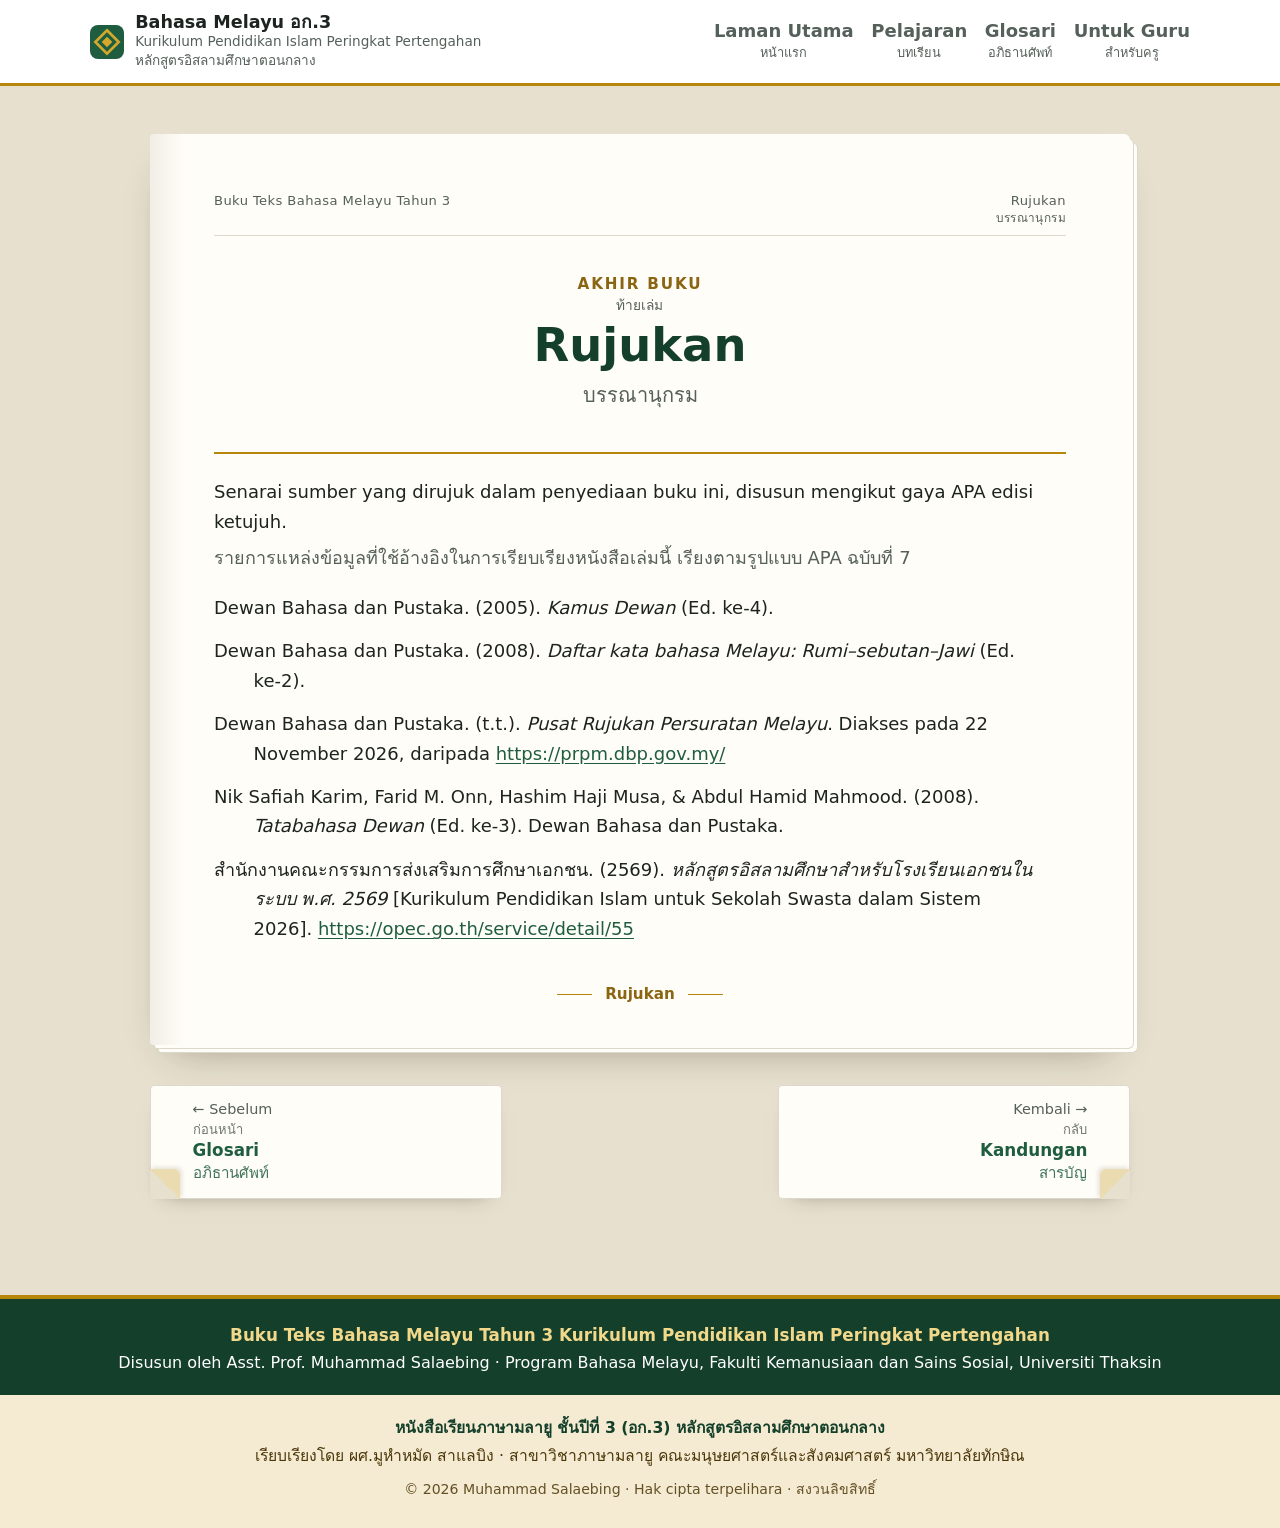
<file: rujukan.html>
<!doctype html>
<html lang="th">
<head>
<meta charset="utf-8">
<meta name="viewport" content="width=device-width, initial-scale=1">
<meta http-equiv="Content-Security-Policy" content="default-src 'self'; script-src 'self' https://gc.zgo.at; style-src 'self' 'unsafe-inline' https://fonts.googleapis.com; font-src 'self' https://fonts.gstatic.com; img-src 'self' data: https://buku-bm-ak3.goatcounter.com; connect-src 'self' https://buku-bm-ak3.goatcounter.com; media-src 'self'; object-src 'none'; base-uri 'self'; form-action 'none'; upgrade-insecure-requests">
<meta name="referrer" content="strict-origin-when-cross-origin">
<title>Rujukan · บรรณานุกรม — Buku Teks Bahasa Melayu Tahun 3 · หนังสือเรียนภาษามลายู อก.3</title>
<meta name="description" content="Senarai rujukan Buku Teks Bahasa Melayu Tahun 3: kamus, tatabahasa, ejaan Jawi dan kurikulum. รายการอ้างอิง (บรรณานุกรม) ของหนังสือเรียนภาษามลายู อก.3">
<link rel="canonical" href="https://salaebing-bahasa.github.io/buku-bm-ak3/rujukan.html">
<meta name="author" content="Muhammad Salaebing (ผศ.มูหำหมัด สาแลบิง)">
<meta property="og:type" content="website">
<meta property="og:site_name" content="Buku Teks Bahasa Melayu Tahun 3 · หนังสือเรียนภาษามลายู อก.3">
<meta property="og:title" content="Rujukan · บรรณานุกรม — Buku Teks Bahasa Melayu Tahun 3 · หนังสือเรียนภาษามลายู อก.3">
<meta property="og:description" content="Senarai rujukan Buku Teks Bahasa Melayu Tahun 3: kamus, tatabahasa, ejaan Jawi dan kurikulum. รายการอ้างอิง (บรรณานุกรม) ของหนังสือเรียนภาษามลายู อก.3">
<meta property="og:url" content="https://salaebing-bahasa.github.io/buku-bm-ak3/rujukan.html">
<meta property="og:image" content="https://salaebing-bahasa.github.io/buku-bm-ak3/assets/share.png">
<meta property="og:image:width" content="1200">
<meta property="og:image:height" content="630">
<meta property="og:locale" content="th_TH">
<meta property="og:locale:alternate" content="ms_MY">
<meta name="twitter:card" content="summary_large_image">
<script type="application/ld+json">{"@context":"https://schema.org","@type":"WebPage","name":"Rujukan Buku Teks Bahasa Melayu Tahun 3 · บรรณานุกรม หนังสือเรียนภาษามลายู อก.3","inLanguage":["ms","th"],"url":"https://salaebing-bahasa.github.io/buku-bm-ak3/rujukan.html","isPartOf":{"@type":"Book","name":"Buku Teks Bahasa Melayu Tahun 3","url":"https://salaebing-bahasa.github.io/buku-bm-ak3/"}}</script>
<link rel="preconnect" href="https://fonts.googleapis.com"><link rel="preconnect" href="https://fonts.gstatic.com" crossorigin><link href="https://fonts.googleapis.com/css2?family=Bai+Jamjuree:wght@500;600;700&family=Noto+Naskh+Arabic:wght@400;600&family=Sarabun:ital,wght@0,400;0,600;1,400&display=swap" rel="stylesheet">
<link rel="stylesheet" href="assets/style.css">
<link rel="icon" href="assets/favicon.svg" type="image/svg+xml">
</head>
<body>
<a class="skip" href="#isi"><span class="bi"><span lang="ms">Langkau ke kandungan</span><span class="tr">ข้ามไปยังเนื้อหา</span></span></a>
<header class="site-head">
  <a class="brand" href="index.html"><span class="mark" aria-hidden="true"></span><span>Bahasa Melayu อก.3<small lang="ms">Kurikulum Pendidikan Islam Peringkat Pertengahan</small><small>หลักสูตรอิสลามศึกษาตอนกลาง</small></span></a>
  <nav aria-label="Menu utama · เมนูหลัก"><a href="index.html"><span lang="ms">Laman Utama</span><small>หน้าแรก</small></a><a href="index.html#pelajaran"><span lang="ms">Pelajaran</span><small>บทเรียน</small></a><a href="glosari.html"><span lang="ms">Glosari</span><small>อภิธานศัพท์</small></a><a href="index.html#guru"><span lang="ms">Untuk Guru</span><small>สำหรับครู</small></a></nav>
</header>
<main id="isi">

<article class="sheet">
<p class="running" aria-hidden="true"><span lang="ms">Buku Teks Bahasa Melayu Tahun 3</span><span><span class="bi"><span lang="ms">Rujukan</span><span class="tr">บรรณานุกรม</span></span></span></p>
<header class="unit-head opener"><p class="op-k"><span class="bi"><span lang="ms">Akhir buku</span><span class="tr">ท้ายเล่ม</span></span></p><h1>Rujukan</h1><p class="th-title">บรรณานุกรม</p></header>
<div class="dw prose"><p lang="ms">Senarai sumber yang dirujuk dalam penyediaan buku ini, disusun mengikut gaya APA edisi ketujuh.</p><p class="tr">รายการแหล่งข้อมูลที่ใช้อ้างอิงในการเรียบเรียงหนังสือเล่มนี้ เรียงตามรูปแบบ APA ฉบับที่ 7</p></div>
<ul class="refs">
<li lang="ms">Dewan Bahasa dan Pustaka. (2005). <em>Kamus Dewan</em> (Ed. ke‑4).</li>
<li lang="ms">Dewan Bahasa dan Pustaka. (2008). <em>Daftar kata bahasa Melayu: Rumi–sebutan–Jawi</em> (Ed. ke‑2).</li>
<li lang="ms">Dewan Bahasa dan Pustaka. (t.t.). <em>Pusat Rujukan Persuratan Melayu</em>. Diakses pada 22 November 2026, daripada <a href="https://prpm.dbp.gov.my/" rel="noopener">https://prpm.dbp.gov.my/</a></li>
<li lang="ms">Nik Safiah Karim, Farid M. Onn, Hashim Haji Musa, &amp; Abdul Hamid Mahmood. (2008). <em>Tatabahasa Dewan</em> (Ed. ke‑3). Dewan Bahasa dan Pustaka.</li>
<li lang="th">สำนักงานคณะกรรมการส่งเสริมการศึกษาเอกชน. (2569). <em>หลักสูตรอิสลามศึกษาสำหรับโรงเรียนเอกชนในระบบ พ.ศ. 2569</em> [Kurikulum Pendidikan Islam untuk Sekolah Swasta dalam Sistem 2026]. <a href="https://opec.go.th/service/detail/55" rel="noopener">https://opec.go.th/service/detail/55</a></li>
</ul>
<p class="folio" aria-hidden="true"><span>Rujukan</span></p>
</article>
<nav class="pager" aria-label="Halaman sebelum dan seterusnya · หน้าก่อนหน้าและถัดไป"><a class="prev" href="glosari.html" rel="prev"><small><span class="bi"><span lang="ms">← Sebelum</span><span class="tr">ก่อนหน้า</span></span></small><span class="bi"><span lang="ms">Glosari</span><span class="tr">อภิธานศัพท์</span></span></a><a class="next" href="index.html#pelajaran"><small><span class="bi"><span lang="ms">Kembali →</span><span class="tr">กลับ</span></span></small><span class="bi"><span lang="ms">Kandungan</span><span class="tr">สารบัญ</span></span></a></nav>
</main>
<footer class="site-foot">
  <div class="foot-ms" lang="ms">
    <p>Buku Teks Bahasa Melayu Tahun 3 Kurikulum Pendidikan Islam Peringkat Pertengahan</p>
    <p>Disusun oleh Asst. Prof. Muhammad Salaebing · Program Bahasa Melayu, Fakulti Kemanusiaan dan Sains Sosial, Universiti Thaksin</p>
  </div>
  <div class="foot-th">
    <p>หนังสือเรียนภาษามลายู ชั้นปีที่ 3 (อก.3) หลักสูตรอิสลามศึกษาตอนกลาง</p>
    <p>เรียบเรียงโดย ผศ.มูหำหมัด สาแลบิง · สาขาวิชาภาษามลายู คณะมนุษยศาสตร์และสังคมศาสตร์ มหาวิทยาลัยทักษิณ</p>
    <p class="copy">© 2026 Muhammad Salaebing · <span lang="ms">Hak cipta terpelihara</span> · สงวนลิขสิทธิ์</p>
  </div>
</footer>
<script src="assets/app.js"></script>
<script data-goatcounter="https://buku-bm-ak3.goatcounter.com/count" async src="https://gc.zgo.at/count.js"></script>
</body>
</html>
</file>
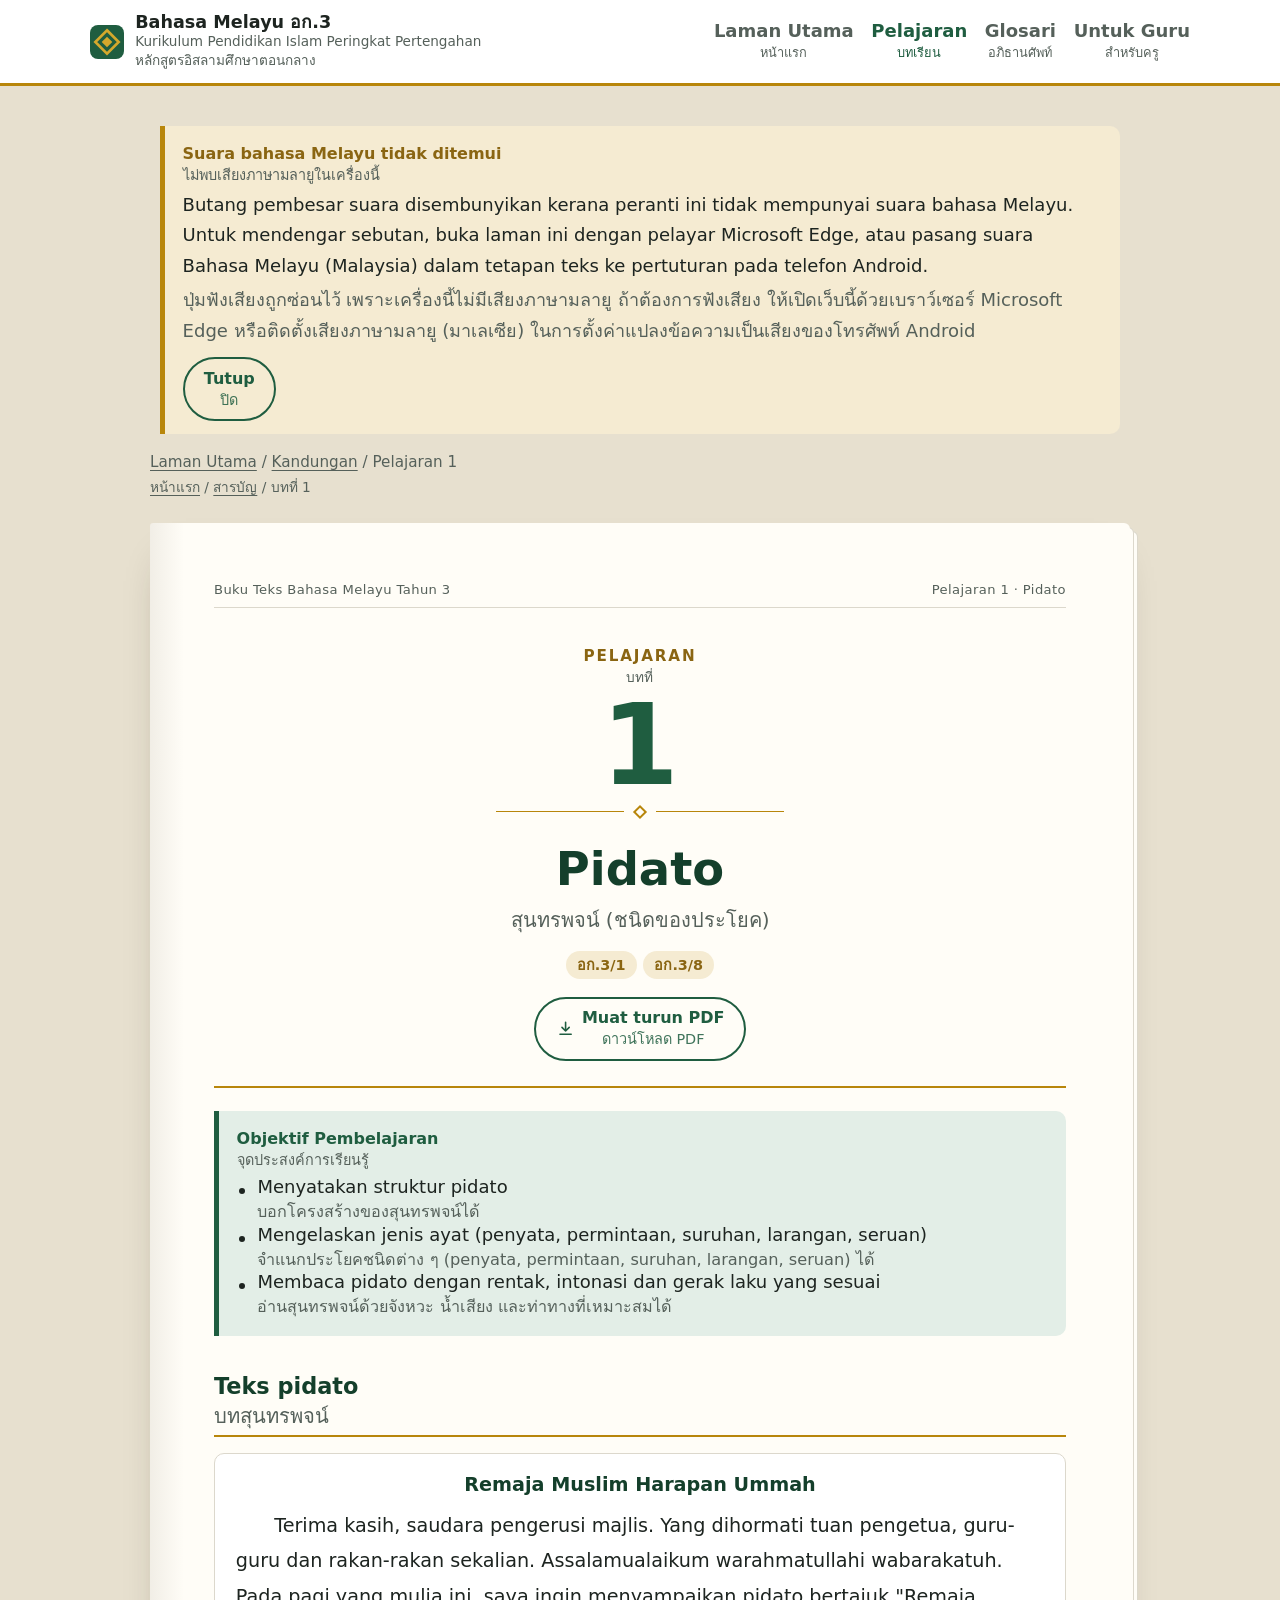
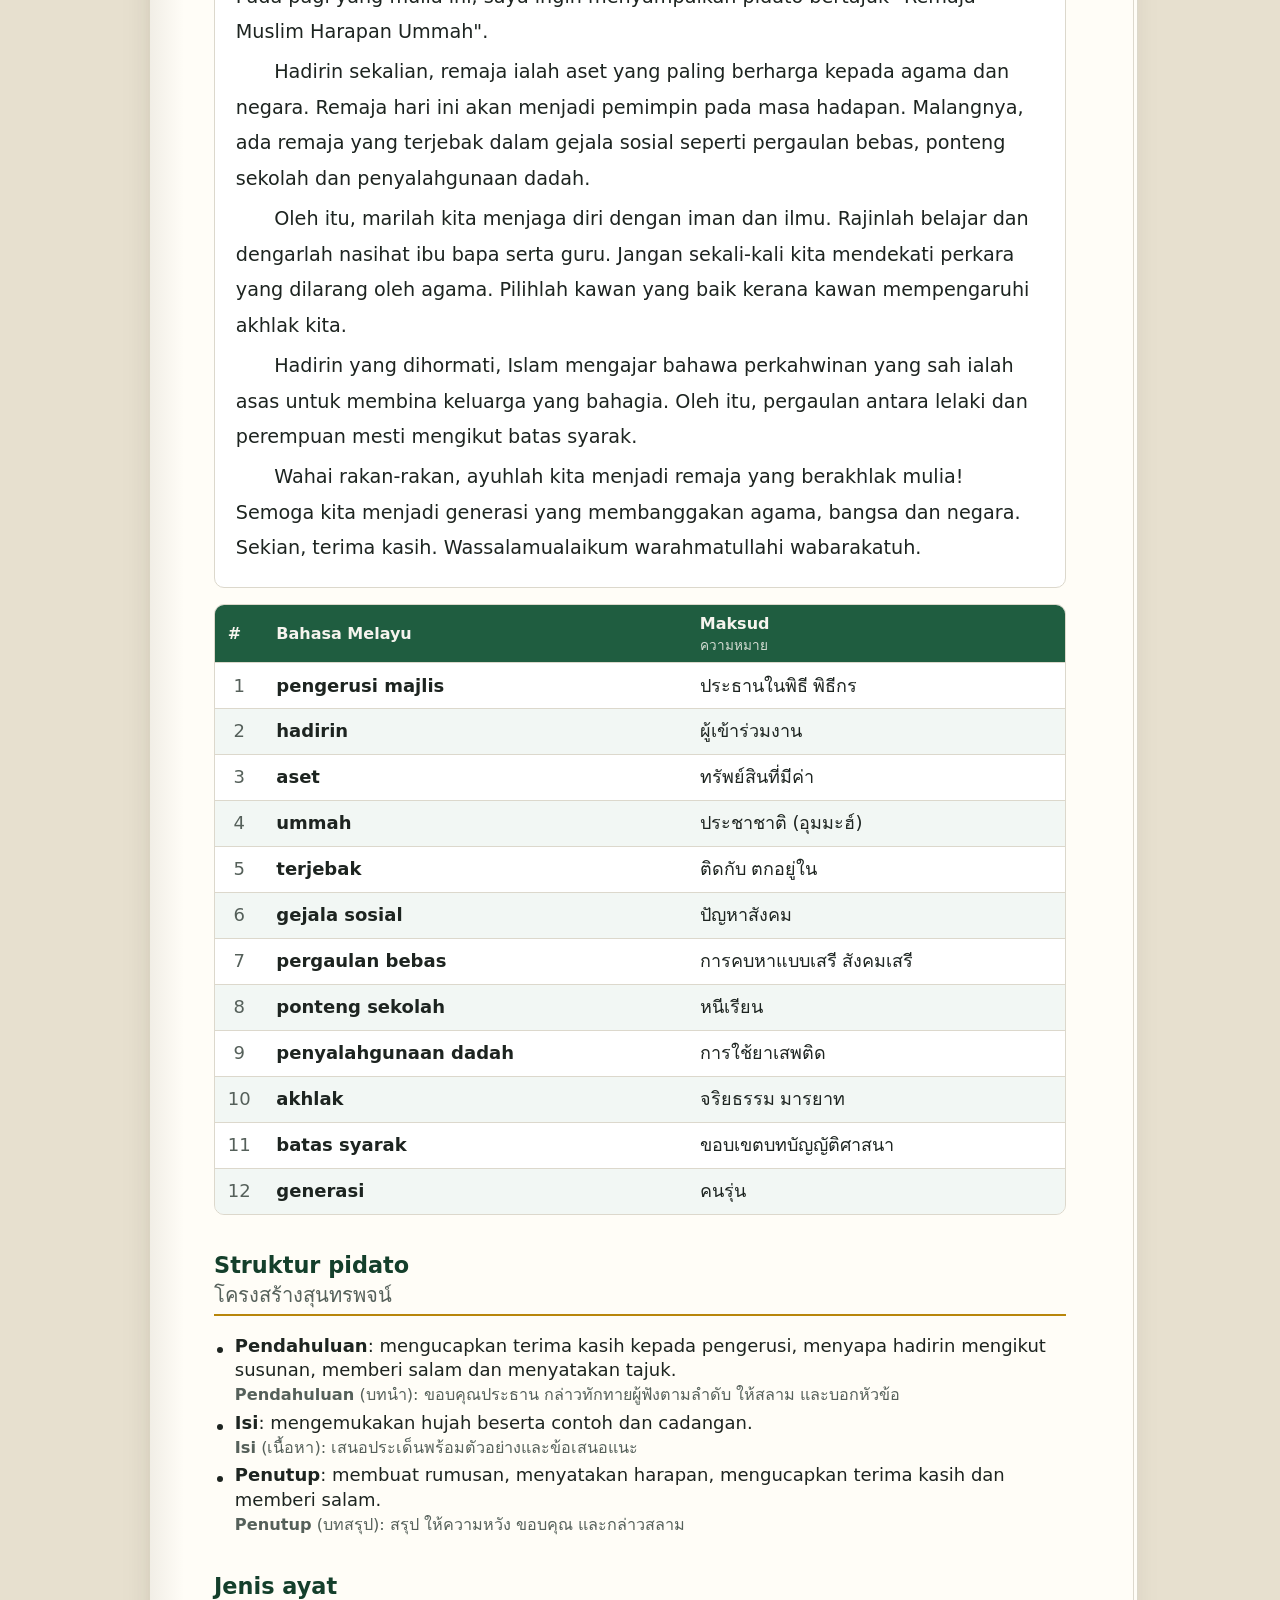
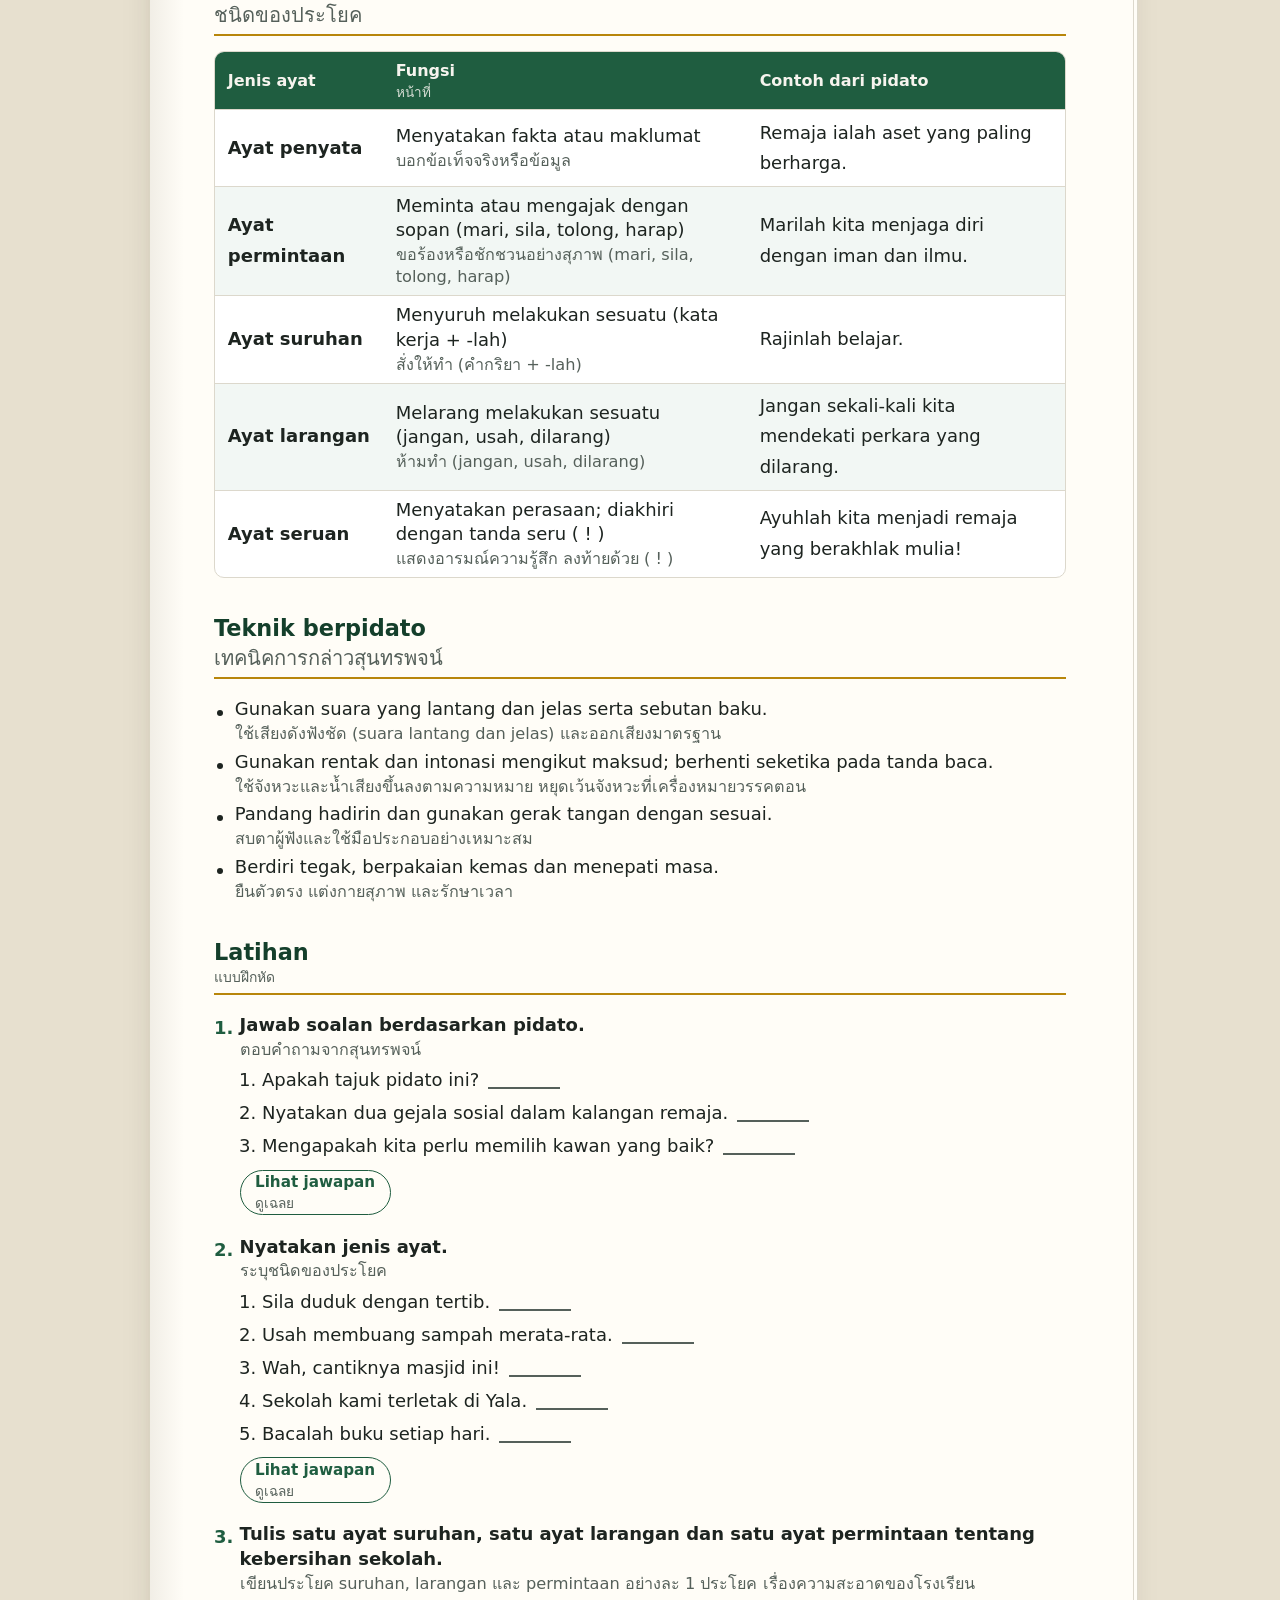
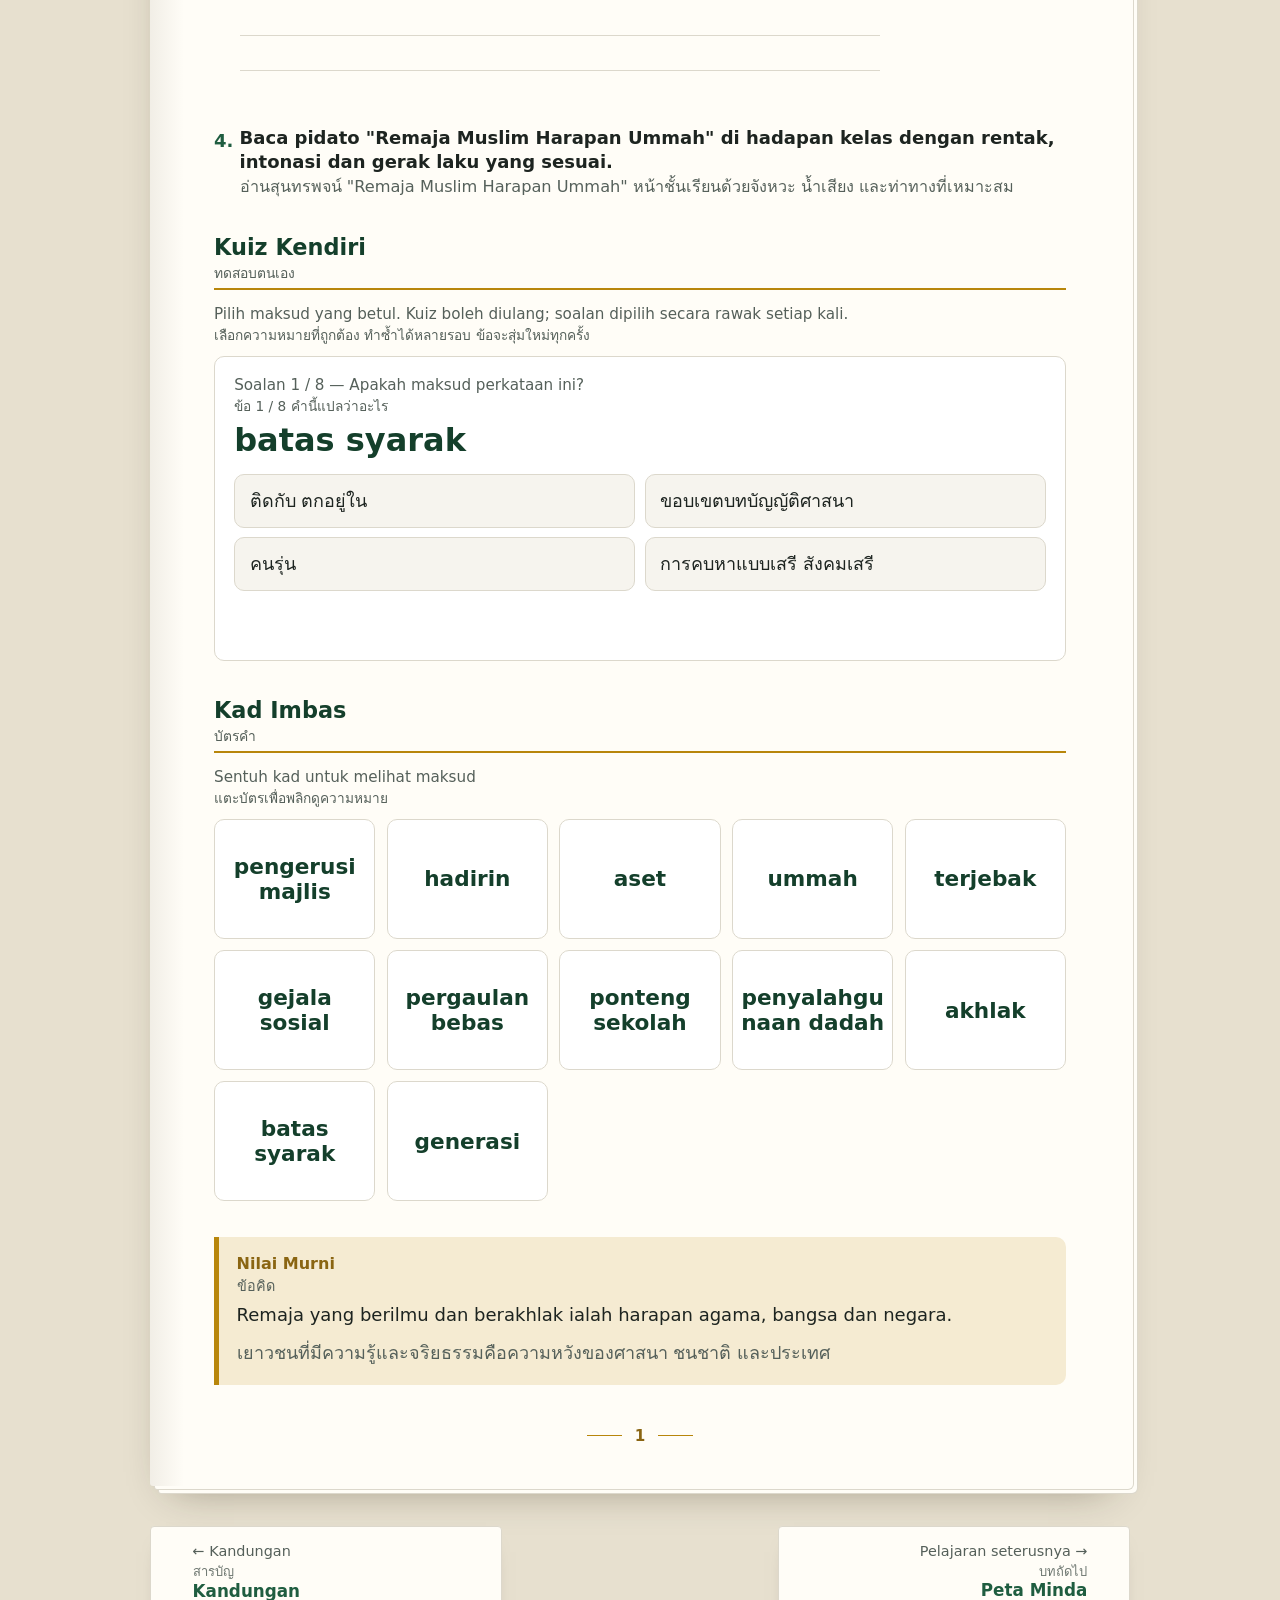
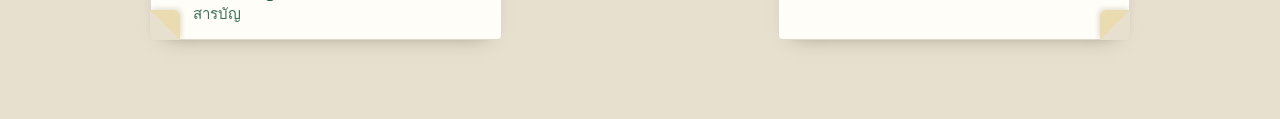
<file: pelajaran/01.html>
<!doctype html>
<html lang="th">
<head>
<meta charset="utf-8">
<meta name="viewport" content="width=device-width, initial-scale=1">
<meta http-equiv="Content-Security-Policy" content="default-src 'self'; script-src 'self' https://gc.zgo.at; style-src 'self' 'unsafe-inline' https://fonts.googleapis.com; font-src 'self' https://fonts.gstatic.com; img-src 'self' data: https://buku-bm-ak3.goatcounter.com; connect-src 'self' https://buku-bm-ak3.goatcounter.com; media-src 'self'; object-src 'none'; base-uri 'self'; form-action 'none'; upgrade-insecure-requests">
<meta name="referrer" content="strict-origin-when-cross-origin">
<title>Pidato (สุนทรพจน์ (ชนิดของประโยค)) — Pelajaran 1 | Buku Teks Bahasa Melayu Tahun 3 · หนังสือเรียนภาษามลายู อก.3</title>
<meta name="description" content="Pelajaran 1 Pidato · บทที่ 1 สุนทรพจน์ (ชนิดของประโยค) — Menyatakan struktur pidato; Mengelaskan jenis ayat (penyata, permintaan, suruhan, larangan, seruan); Membaca pidato dengan rentak, intonasi dan gerak laku yang sesuai. บทเรียนภาษามลายู ชั้น อก.3 พร้อมเสียงอ่าน แบบฝึกหัด และ PDF">
<link rel="canonical" href="https://salaebing-bahasa.github.io/buku-bm-ak3/pelajaran/01.html">
<meta name="author" content="Muhammad Salaebing (ผศ.มูหำหมัด สาแลบิง)">
<meta property="og:type" content="website">
<meta property="og:site_name" content="Buku Teks Bahasa Melayu Tahun 3 · หนังสือเรียนภาษามลายู อก.3">
<meta property="og:title" content="Pidato (สุนทรพจน์ (ชนิดของประโยค)) — Pelajaran 1 | Buku Teks Bahasa Melayu Tahun 3 · หนังสือเรียนภาษามลายู อก.3">
<meta property="og:description" content="Pelajaran 1 Pidato · บทที่ 1 สุนทรพจน์ (ชนิดของประโยค) — Menyatakan struktur pidato; Mengelaskan jenis ayat (penyata, permintaan, suruhan, larangan, seruan); Membaca pidato dengan rentak, intonasi dan gerak laku yang sesuai. บทเรียนภาษามลายู ชั้น อก.3 พร้อมเสียงอ่าน แบบฝึกหัด และ PDF">
<meta property="og:url" content="https://salaebing-bahasa.github.io/buku-bm-ak3/pelajaran/01.html">
<meta property="og:image" content="https://salaebing-bahasa.github.io/buku-bm-ak3/assets/share.png">
<meta property="og:image:width" content="1200">
<meta property="og:image:height" content="630">
<meta property="og:locale" content="th_TH">
<meta property="og:locale:alternate" content="ms_MY">
<meta name="twitter:card" content="summary_large_image">
<script type="application/ld+json">{"@context":"https://schema.org","@type":"LearningResource","name":"Pelajaran 1: Pidato (สุนทรพจน์ (ชนิดของประโยค))","description":"Menyatakan struktur pidato; Mengelaskan jenis ayat (penyata, permintaan, suruhan, larangan, seruan); Membaca pidato dengan rentak, intonasi dan gerak laku yang sesuai","inLanguage":["ms","th"],"learningResourceType":"Lesson","educationalLevel":"Tahun 3 (อก.3)","teaches":"Pidato","author":{"@type":"Person","name":"Muhammad Salaebing","alternateName":"ผศ.มูหำหมัด สาแลบิง","jobTitle":"Assistant Professor","affiliation":{"@type":"CollegeOrUniversity","name":"Thaksin University","alternateName":"มหาวิทยาลัยทักษิณ"}},"isAccessibleForFree":true,"isPartOf":{"@type":"Book","name":"Buku Teks Bahasa Melayu Tahun 3 · หนังสือเรียนภาษามลายู อก.3","url":"https://salaebing-bahasa.github.io/buku-bm-ak3/"},"encoding":{"@type":"MediaObject","encodingFormat":"application/pdf","contentUrl":"https://salaebing-bahasa.github.io/buku-bm-ak3/pdf/pelajaran-01.pdf"}}</script>
<link rel="preconnect" href="https://fonts.googleapis.com"><link rel="preconnect" href="https://fonts.gstatic.com" crossorigin><link href="https://fonts.googleapis.com/css2?family=Bai+Jamjuree:wght@500;600;700&family=Noto+Naskh+Arabic:wght@400;600&family=Sarabun:ital,wght@0,400;0,600;1,400&display=swap" rel="stylesheet">
<link rel="stylesheet" href="../assets/style.css">
<link rel="icon" href="../assets/favicon.svg" type="image/svg+xml">
</head>
<body>
<a class="skip" href="#isi"><span class="bi"><span lang="ms">Langkau ke kandungan</span><span class="tr">ข้ามไปยังเนื้อหา</span></span></a>
<header class="site-head">
  <a class="brand" href="../index.html"><span class="mark" aria-hidden="true"></span><span>Bahasa Melayu อก.3<small lang="ms">Kurikulum Pendidikan Islam Peringkat Pertengahan</small><small>หลักสูตรอิสลามศึกษาตอนกลาง</small></span></a>
  <nav aria-label="Menu utama · เมนูหลัก"><a href="../index.html"><span lang="ms">Laman Utama</span><small>หน้าแรก</small></a><a href="../index.html#pelajaran" aria-current="page"><span lang="ms">Pelajaran</span><small>บทเรียน</small></a><a href="../glosari.html"><span lang="ms">Glosari</span><small>อภิธานศัพท์</small></a><a href="../index.html#guru"><span lang="ms">Untuk Guru</span><small>สำหรับครู</small></a></nav>
</header>
<main id="isi">

<nav class="crumb" aria-label="Lokasi · ตำแหน่ง"><p lang="ms"><a href="../index.html">Laman Utama</a> / <a href="../index.html#pelajaran">Kandungan</a> / <span>Pelajaran 1</span></p><p class="tr"><a href="../index.html">หน้าแรก</a> / <a href="../index.html#pelajaran">สารบัญ</a> / <span>บทที่ 1</span></p></nav>
<article class="sheet">
<p class="running" aria-hidden="true"><span lang="ms">Buku Teks Bahasa Melayu Tahun 3</span><span>Pelajaran 1 · Pidato</span></p>
<header class="opener">
  <p class="op-k"><span class="bi"><span lang="ms">Pelajaran</span><span class="tr">บทที่</span></span></p>
  <p class="op-n" aria-hidden="true">1</p>
  <p class="orn" aria-hidden="true"><span></span></p>
  <h1>Pidato</h1>
  <p class="th-title">สุนทรพจน์ (ชนิดของประโยค)</p>
  <ul class="chips" aria-label="Petunjuk · ตัวชี้วัด"><li title="Membaca pidato dengan rentak, intonasi dan gerak laku mengikut tajuk yang ditetapkan · อ่าน Pidato ด้วยจังหวะจะโคนและน้ำเสียงท่าทางตามหัวข้อที่กำหนด">อก.3/1</li><li title="Menghargai nilai kemasyarakatan dalam cerita tempatan · เห็นคุณค่าทางสังคมจากเรื่องสั้นท้องถิ่น">อก.3/8</li></ul>
  <a class="btn-ghost dl" href="../pdf/pelajaran-01.pdf" download="Bahasa-Melayu-AK3-Pelajaran-01.pdf"><svg viewBox="0 0 24 24" aria-hidden="true"><path d="M12 4v11m0 0-4.5-4.5M12 15l4.5-4.5M5 19h14" fill="none" stroke="currentColor" stroke-width="2" stroke-linecap="round" stroke-linejoin="round"/></svg><span class="bi"><span lang="ms">Muat turun PDF</span><span class="tr">ดาวน์โหลด PDF</span></span></a>
</header>
<aside class="box obj"><p class="box-t"><span class="bi"><span lang="ms">Objektif Pembelajaran</span><span class="tr">จุดประสงค์การเรียนรู้</span></span></p><ul><li><span class="bi"><span lang="ms">Menyatakan struktur pidato</span><span class="tr">บอกโครงสร้างของสุนทรพจน์ได้</span></span></li><li><span class="bi"><span lang="ms">Mengelaskan jenis ayat (penyata, permintaan, suruhan, larangan, seruan)</span><span class="tr">จำแนกประโยคชนิดต่าง ๆ (penyata, permintaan, suruhan, larangan, seruan) ได้</span></span></li><li><span class="bi"><span lang="ms">Membaca pidato dengan rentak, intonasi dan gerak laku yang sesuai</span><span class="tr">อ่านสุนทรพจน์ด้วยจังหวะ น้ำเสียง และท่าทางที่เหมาะสมได้</span></span></li></ul></aside>
<section class="sec"><h3><span class="bi"><span lang="ms">Teks pidato</span><span class="tr">บทสุนทรพจน์</span></span></h3><article class="reading"><h4>Remaja Muslim Harapan Ummah</h4><p>Terima kasih, saudara pengerusi majlis. Yang dihormati tuan pengetua, guru-guru dan rakan-rakan sekalian. Assalamualaikum warahmatullahi wabarakatuh. Pada pagi yang mulia ini, saya ingin menyampaikan pidato bertajuk &quot;Remaja Muslim Harapan Ummah&quot;.</p><p>Hadirin sekalian, remaja ialah aset yang paling berharga kepada agama dan negara. Remaja hari ini akan menjadi pemimpin pada masa hadapan. Malangnya, ada remaja yang terjebak dalam gejala sosial seperti pergaulan bebas, ponteng sekolah dan penyalahgunaan dadah.</p><p>Oleh itu, marilah kita menjaga diri dengan iman dan ilmu. Rajinlah belajar dan dengarlah nasihat ibu bapa serta guru. Jangan sekali-kali kita mendekati perkara yang dilarang oleh agama. Pilihlah kawan yang baik kerana kawan mempengaruhi akhlak kita.</p><p>Hadirin yang dihormati, Islam mengajar bahawa perkahwinan yang sah ialah asas untuk membina keluarga yang bahagia. Oleh itu, pergaulan antara lelaki dan perempuan mesti mengikut batas syarak.</p><p>Wahai rakan-rakan, ayuhlah kita menjadi remaja yang berakhlak mulia! Semoga kita menjadi generasi yang membanggakan agama, bangsa dan negara. Sekian, terima kasih. Wassalamualaikum warahmatullahi wabarakatuh.</p><button type="button" class="btn-ghost say-long" data-say="Terima kasih, saudara pengerusi majlis. Yang dihormati tuan pengetua, guru-guru dan rakan-rakan sekalian. Assalamualaikum warahmatullahi wabarakatuh. Pada pagi yang mulia ini, saya ingin menyampaikan pidato bertajuk &quot;Remaja Muslim Harapan Ummah&quot;. Hadirin sekalian, remaja ialah aset yang paling berharga kepada agama dan negara. Remaja hari ini akan menjadi pemimpin pada masa hadapan. Malangnya, ada remaja yang terjebak dalam gejala sosial seperti pergaulan bebas, ponteng sekolah dan penyalahgunaan dadah. Oleh itu, marilah kita menjaga diri dengan iman dan ilmu. Rajinlah belajar dan dengarlah nasihat ibu bapa serta guru. Jangan sekali-kali kita mendekati perkara yang dilarang oleh agama. Pilihlah kawan yang baik kerana kawan mempengaruhi akhlak kita. Hadirin yang dihormati, Islam mengajar bahawa perkahwinan yang sah ialah asas untuk membina keluarga yang bahagia. Oleh itu, pergaulan antara lelaki dan perempuan mesti mengikut batas syarak. Wahai rakan-rakan, ayuhlah kita menjadi remaja yang berakhlak mulia! Semoga kita menjadi generasi yang membanggakan agama, bangsa dan negara. Sekian, terima kasih. Wassalamualaikum warahmatullahi wabarakatuh."><svg viewBox="0 0 24 24" aria-hidden="true"><path d="M4 9h4l5-4v14l-5-4H4z" fill="currentColor"/><path d="M16 8.5a5 5 0 0 1 0 7M18.5 6a8.5 8.5 0 0 1 0 12" fill="none" stroke="currentColor" stroke-width="1.8" stroke-linecap="round"/></svg><span><span class="bi"><span lang="ms">Dengar semua</span><span class="tr">ฟังทั้งเรื่อง</span></span></span></button></article>
<div class="tbl"><table class="vocab"><thead><tr><th>#</th><th>Bahasa Melayu</th><th><span class="bi"><span lang="ms">Maksud</span><span class="tr">ความหมาย</span></span></th></tr></thead><tbody><tr><td class="n">1</td><td class="ms"><span>pengerusi majlis</span><button type="button" class="say" data-say="pengerusi majlis" aria-label="ฟังเสียง pengerusi majlis" title="ฟังเสียง"><svg viewBox="0 0 24 24" aria-hidden="true"><path d="M4 9h4l5-4v14l-5-4H4z" fill="currentColor"/><path d="M16 8.5a5 5 0 0 1 0 7M18.5 6a8.5 8.5 0 0 1 0 12" fill="none" stroke="currentColor" stroke-width="1.8" stroke-linecap="round"/></svg></button></td><td>ประธานในพิธี พิธีกร</td></tr><tr><td class="n">2</td><td class="ms"><span>hadirin</span><button type="button" class="say" data-say="hadirin" aria-label="ฟังเสียง hadirin" title="ฟังเสียง"><svg viewBox="0 0 24 24" aria-hidden="true"><path d="M4 9h4l5-4v14l-5-4H4z" fill="currentColor"/><path d="M16 8.5a5 5 0 0 1 0 7M18.5 6a8.5 8.5 0 0 1 0 12" fill="none" stroke="currentColor" stroke-width="1.8" stroke-linecap="round"/></svg></button></td><td>ผู้เข้าร่วมงาน</td></tr><tr><td class="n">3</td><td class="ms"><span>aset</span><button type="button" class="say" data-say="aset" aria-label="ฟังเสียง aset" title="ฟังเสียง"><svg viewBox="0 0 24 24" aria-hidden="true"><path d="M4 9h4l5-4v14l-5-4H4z" fill="currentColor"/><path d="M16 8.5a5 5 0 0 1 0 7M18.5 6a8.5 8.5 0 0 1 0 12" fill="none" stroke="currentColor" stroke-width="1.8" stroke-linecap="round"/></svg></button></td><td>ทรัพย์สินที่มีค่า</td></tr><tr><td class="n">4</td><td class="ms"><span>ummah</span><button type="button" class="say" data-say="ummah" aria-label="ฟังเสียง ummah" title="ฟังเสียง"><svg viewBox="0 0 24 24" aria-hidden="true"><path d="M4 9h4l5-4v14l-5-4H4z" fill="currentColor"/><path d="M16 8.5a5 5 0 0 1 0 7M18.5 6a8.5 8.5 0 0 1 0 12" fill="none" stroke="currentColor" stroke-width="1.8" stroke-linecap="round"/></svg></button></td><td>ประชาชาติ (อุมมะฮ์)</td></tr><tr><td class="n">5</td><td class="ms"><span>terjebak</span><button type="button" class="say" data-say="terjebak" aria-label="ฟังเสียง terjebak" title="ฟังเสียง"><svg viewBox="0 0 24 24" aria-hidden="true"><path d="M4 9h4l5-4v14l-5-4H4z" fill="currentColor"/><path d="M16 8.5a5 5 0 0 1 0 7M18.5 6a8.5 8.5 0 0 1 0 12" fill="none" stroke="currentColor" stroke-width="1.8" stroke-linecap="round"/></svg></button></td><td>ติดกับ ตกอยู่ใน</td></tr><tr><td class="n">6</td><td class="ms"><span>gejala sosial</span><button type="button" class="say" data-say="gejala sosial" aria-label="ฟังเสียง gejala sosial" title="ฟังเสียง"><svg viewBox="0 0 24 24" aria-hidden="true"><path d="M4 9h4l5-4v14l-5-4H4z" fill="currentColor"/><path d="M16 8.5a5 5 0 0 1 0 7M18.5 6a8.5 8.5 0 0 1 0 12" fill="none" stroke="currentColor" stroke-width="1.8" stroke-linecap="round"/></svg></button></td><td>ปัญหาสังคม</td></tr><tr><td class="n">7</td><td class="ms"><span>pergaulan bebas</span><button type="button" class="say" data-say="pergaulan bebas" aria-label="ฟังเสียง pergaulan bebas" title="ฟังเสียง"><svg viewBox="0 0 24 24" aria-hidden="true"><path d="M4 9h4l5-4v14l-5-4H4z" fill="currentColor"/><path d="M16 8.5a5 5 0 0 1 0 7M18.5 6a8.5 8.5 0 0 1 0 12" fill="none" stroke="currentColor" stroke-width="1.8" stroke-linecap="round"/></svg></button></td><td>การคบหาแบบเสรี สังคมเสรี</td></tr><tr><td class="n">8</td><td class="ms"><span>ponteng sekolah</span><button type="button" class="say" data-say="ponteng sekolah" aria-label="ฟังเสียง ponteng sekolah" title="ฟังเสียง"><svg viewBox="0 0 24 24" aria-hidden="true"><path d="M4 9h4l5-4v14l-5-4H4z" fill="currentColor"/><path d="M16 8.5a5 5 0 0 1 0 7M18.5 6a8.5 8.5 0 0 1 0 12" fill="none" stroke="currentColor" stroke-width="1.8" stroke-linecap="round"/></svg></button></td><td>หนีเรียน</td></tr><tr><td class="n">9</td><td class="ms"><span>penyalahgunaan dadah</span><button type="button" class="say" data-say="penyalahgunaan dadah" aria-label="ฟังเสียง penyalahgunaan dadah" title="ฟังเสียง"><svg viewBox="0 0 24 24" aria-hidden="true"><path d="M4 9h4l5-4v14l-5-4H4z" fill="currentColor"/><path d="M16 8.5a5 5 0 0 1 0 7M18.5 6a8.5 8.5 0 0 1 0 12" fill="none" stroke="currentColor" stroke-width="1.8" stroke-linecap="round"/></svg></button></td><td>การใช้ยาเสพติด</td></tr><tr><td class="n">10</td><td class="ms"><span>akhlak</span><button type="button" class="say" data-say="akhlak" aria-label="ฟังเสียง akhlak" title="ฟังเสียง"><svg viewBox="0 0 24 24" aria-hidden="true"><path d="M4 9h4l5-4v14l-5-4H4z" fill="currentColor"/><path d="M16 8.5a5 5 0 0 1 0 7M18.5 6a8.5 8.5 0 0 1 0 12" fill="none" stroke="currentColor" stroke-width="1.8" stroke-linecap="round"/></svg></button></td><td>จริยธรรม มารยาท</td></tr><tr><td class="n">11</td><td class="ms"><span>batas syarak</span><button type="button" class="say" data-say="batas syarak" aria-label="ฟังเสียง batas syarak" title="ฟังเสียง"><svg viewBox="0 0 24 24" aria-hidden="true"><path d="M4 9h4l5-4v14l-5-4H4z" fill="currentColor"/><path d="M16 8.5a5 5 0 0 1 0 7M18.5 6a8.5 8.5 0 0 1 0 12" fill="none" stroke="currentColor" stroke-width="1.8" stroke-linecap="round"/></svg></button></td><td>ขอบเขตบทบัญญัติศาสนา</td></tr><tr><td class="n">12</td><td class="ms"><span>generasi</span><button type="button" class="say" data-say="generasi" aria-label="ฟังเสียง generasi" title="ฟังเสียง"><svg viewBox="0 0 24 24" aria-hidden="true"><path d="M4 9h4l5-4v14l-5-4H4z" fill="currentColor"/><path d="M16 8.5a5 5 0 0 1 0 7M18.5 6a8.5 8.5 0 0 1 0 12" fill="none" stroke="currentColor" stroke-width="1.8" stroke-linecap="round"/></svg></button></td><td>คนรุ่น</td></tr></tbody></table></div></section>
<section class="sec"><h3><span class="bi"><span lang="ms">Struktur pidato</span><span class="tr">โครงสร้างสุนทรพจน์</span></span></h3><ul class="bul"><li><span class="bi"><span lang="ms"><strong>Pendahuluan</strong>: mengucapkan terima kasih kepada pengerusi, menyapa hadirin mengikut susunan, memberi salam dan menyatakan tajuk.</span><span class="tr"><strong>Pendahuluan</strong> (บทนำ): ขอบคุณประธาน กล่าวทักทายผู้ฟังตามลำดับ ให้สลาม และบอกหัวข้อ</span></span></li><li><span class="bi"><span lang="ms"><strong>Isi</strong>: mengemukakan hujah beserta contoh dan cadangan.</span><span class="tr"><strong>Isi</strong> (เนื้อหา): เสนอประเด็นพร้อมตัวอย่างและข้อเสนอแนะ</span></span></li><li><span class="bi"><span lang="ms"><strong>Penutup</strong>: membuat rumusan, menyatakan harapan, mengucapkan terima kasih dan memberi salam.</span><span class="tr"><strong>Penutup</strong> (บทสรุป): สรุป ให้ความหวัง ขอบคุณ และกล่าวสลาม</span></span></li></ul></section>
<section class="sec"><h3><span class="bi"><span lang="ms">Jenis ayat</span><span class="tr">ชนิดของประโยค</span></span></h3><div class="tbl"><table><thead><tr><th>Jenis ayat</th><th><span class="bi"><span lang="ms">Fungsi</span><span class="tr">หน้าที่</span></span></th><th>Contoh dari pidato</th></tr></thead><tbody><tr><td><strong>Ayat penyata</strong></td><td><span class="bi"><span lang="ms">Menyatakan fakta atau maklumat</span><span class="tr">บอกข้อเท็จจริงหรือข้อมูล</span></span></td><td>Remaja ialah aset yang paling berharga.</td></tr><tr><td><strong>Ayat permintaan</strong></td><td><span class="bi"><span lang="ms">Meminta atau mengajak dengan sopan (mari, sila, tolong, harap)</span><span class="tr">ขอร้องหรือชักชวนอย่างสุภาพ (mari, sila, tolong, harap)</span></span></td><td>Marilah kita menjaga diri dengan iman dan ilmu.</td></tr><tr><td><strong>Ayat suruhan</strong></td><td><span class="bi"><span lang="ms">Menyuruh melakukan sesuatu (kata kerja + -lah)</span><span class="tr">สั่งให้ทำ (คำกริยา + -lah)</span></span></td><td>Rajinlah belajar.</td></tr><tr><td><strong>Ayat larangan</strong></td><td><span class="bi"><span lang="ms">Melarang melakukan sesuatu (jangan, usah, dilarang)</span><span class="tr">ห้ามทำ (jangan, usah, dilarang)</span></span></td><td>Jangan sekali-kali kita mendekati perkara yang dilarang.</td></tr><tr><td><strong>Ayat seruan</strong></td><td><span class="bi"><span lang="ms">Menyatakan perasaan; diakhiri dengan tanda seru ( ! )</span><span class="tr">แสดงอารมณ์ความรู้สึก ลงท้ายด้วย ( ! )</span></span></td><td>Ayuhlah kita menjadi remaja yang berakhlak mulia!</td></tr></tbody></table></div></section>
<section class="sec"><h3><span class="bi"><span lang="ms">Teknik berpidato</span><span class="tr">เทคนิคการกล่าวสุนทรพจน์</span></span></h3><ul class="bul"><li><span class="bi"><span lang="ms">Gunakan suara yang lantang dan jelas serta sebutan baku.</span><span class="tr">ใช้เสียงดังฟังชัด (suara lantang dan jelas) และออกเสียงมาตรฐาน</span></span></li><li><span class="bi"><span lang="ms">Gunakan rentak dan intonasi mengikut maksud; berhenti seketika pada tanda baca.</span><span class="tr">ใช้จังหวะและน้ำเสียงขึ้นลงตามความหมาย หยุดเว้นจังหวะที่เครื่องหมายวรรคตอน</span></span></li><li><span class="bi"><span lang="ms">Pandang hadirin dan gunakan gerak tangan dengan sesuai.</span><span class="tr">สบตาผู้ฟังและใช้มือประกอบอย่างเหมาะสม</span></span></li><li><span class="bi"><span lang="ms">Berdiri tegak, berpakaian kemas dan menepati masa.</span><span class="tr">ยืนตัวตรง แต่งกายสุภาพ และรักษาเวลา</span></span></li></ul></section>
<section class="sec" id="latihan"><h3><span lang="ms">Latihan</span><span class="h-th">แบบฝึกหัด</span></h3><ol class="latihan"><li><p class="q"><span class="bi"><span lang="ms">Jawab soalan berdasarkan pidato.</span><span class="tr">ตอบคำถามจากสุนทรพจน์</span></span></p><ol class="items"><li>Apakah tajuk pidato ini?  <span class="blank" aria-label="ช่องว่าง"></span></li><li>Nyatakan dua gejala sosial dalam kalangan remaja.  <span class="blank" aria-label="ช่องว่าง"></span></li><li>Mengapakah kita perlu memilih kawan yang baik?  <span class="blank" aria-label="ช่องว่าง"></span></li></ol><details class="ans"><summary><span class="bi"><span lang="ms">Lihat jawapan</span><span class="tr">ดูเฉลย</span></span></summary><p>&quot;Remaja Muslim Harapan Ummah&quot;; pergaulan bebas, ponteng sekolah, penyalahgunaan dadah (pilih dua); kerana kawan mempengaruhi akhlak kita</p></details></li><li><p class="q"><span class="bi"><span lang="ms">Nyatakan jenis ayat.</span><span class="tr">ระบุชนิดของประโยค</span></span></p><ol class="items"><li>Sila duduk dengan tertib.  <span class="blank" aria-label="ช่องว่าง"></span></li><li>Usah membuang sampah merata-rata.  <span class="blank" aria-label="ช่องว่าง"></span></li><li>Wah, cantiknya masjid ini!  <span class="blank" aria-label="ช่องว่าง"></span></li><li>Sekolah kami terletak di Yala.  <span class="blank" aria-label="ช่องว่าง"></span></li><li>Bacalah buku setiap hari.  <span class="blank" aria-label="ช่องว่าง"></span></li></ol><details class="ans"><summary><span class="bi"><span lang="ms">Lihat jawapan</span><span class="tr">ดูเฉลย</span></span></summary><p>permintaan, larangan, seruan, penyata, suruhan</p></details></li><li><p class="q"><span class="bi"><span lang="ms">Tulis satu ayat suruhan, satu ayat larangan dan satu ayat permintaan tentang kebersihan sekolah.</span><span class="tr">เขียนประโยค suruhan, larangan และ permintaan อย่างละ 1 ประโยค เรื่องความสะอาดของโรงเรียน</span></span></p><div class="write" style="--n:3" aria-hidden="true"></div></li><li><p class="q"><span class="bi"><span lang="ms">Baca pidato &quot;Remaja Muslim Harapan Ummah&quot; di hadapan kelas dengan rentak, intonasi dan gerak laku yang sesuai.</span><span class="tr">อ่านสุนทรพจน์ &quot;Remaja Muslim Harapan Ummah&quot; หน้าชั้นเรียนด้วยจังหวะ น้ำเสียง และท่าทางที่เหมาะสม</span></span></p></li></ol></section>

<section class="sec kuiz" id="kuiz">
  <h3><span lang="ms">Kuiz Kendiri</span><span class="h-th">ทดสอบตนเอง</span></h3>
  <p class="hint"><span class="bi"><span lang="ms">Pilih maksud yang betul. Kuiz boleh diulang; soalan dipilih secara rawak setiap kali.</span><span class="tr">เลือกความหมายที่ถูกต้อง ทำซ้ำได้หลายรอบ ข้อจะสุ่มใหม่ทุกครั้ง</span></span></p>
  <div class="quiz" data-vocab="[{&quot;ms&quot;:&quot;pengerusi majlis&quot;,&quot;th&quot;:&quot;ประธานในพิธี พิธีกร&quot;},{&quot;ms&quot;:&quot;hadirin&quot;,&quot;th&quot;:&quot;ผู้เข้าร่วมงาน&quot;},{&quot;ms&quot;:&quot;aset&quot;,&quot;th&quot;:&quot;ทรัพย์สินที่มีค่า&quot;},{&quot;ms&quot;:&quot;ummah&quot;,&quot;th&quot;:&quot;ประชาชาติ (อุมมะฮ์)&quot;},{&quot;ms&quot;:&quot;terjebak&quot;,&quot;th&quot;:&quot;ติดกับ ตกอยู่ใน&quot;},{&quot;ms&quot;:&quot;gejala sosial&quot;,&quot;th&quot;:&quot;ปัญหาสังคม&quot;},{&quot;ms&quot;:&quot;pergaulan bebas&quot;,&quot;th&quot;:&quot;การคบหาแบบเสรี สังคมเสรี&quot;},{&quot;ms&quot;:&quot;ponteng sekolah&quot;,&quot;th&quot;:&quot;หนีเรียน&quot;},{&quot;ms&quot;:&quot;penyalahgunaan dadah&quot;,&quot;th&quot;:&quot;การใช้ยาเสพติด&quot;},{&quot;ms&quot;:&quot;akhlak&quot;,&quot;th&quot;:&quot;จริยธรรม มารยาท&quot;},{&quot;ms&quot;:&quot;batas syarak&quot;,&quot;th&quot;:&quot;ขอบเขตบทบัญญัติศาสนา&quot;},{&quot;ms&quot;:&quot;generasi&quot;,&quot;th&quot;:&quot;คนรุ่น&quot;}]"></div>
</section>
<section class="sec" id="kad">
  <h3><span lang="ms">Kad Imbas</span><span class="h-th">บัตรคำ</span></h3>
  <p class="hint"><span class="bi"><span lang="ms">Sentuh kad untuk melihat maksud</span><span class="tr">แตะบัตรเพื่อพลิกดูความหมาย</span></span></p>
  <div class="cards" data-vocab="[{&quot;ms&quot;:&quot;pengerusi majlis&quot;,&quot;th&quot;:&quot;ประธานในพิธี พิธีกร&quot;},{&quot;ms&quot;:&quot;hadirin&quot;,&quot;th&quot;:&quot;ผู้เข้าร่วมงาน&quot;},{&quot;ms&quot;:&quot;aset&quot;,&quot;th&quot;:&quot;ทรัพย์สินที่มีค่า&quot;},{&quot;ms&quot;:&quot;ummah&quot;,&quot;th&quot;:&quot;ประชาชาติ (อุมมะฮ์)&quot;},{&quot;ms&quot;:&quot;terjebak&quot;,&quot;th&quot;:&quot;ติดกับ ตกอยู่ใน&quot;},{&quot;ms&quot;:&quot;gejala sosial&quot;,&quot;th&quot;:&quot;ปัญหาสังคม&quot;},{&quot;ms&quot;:&quot;pergaulan bebas&quot;,&quot;th&quot;:&quot;การคบหาแบบเสรี สังคมเสรี&quot;},{&quot;ms&quot;:&quot;ponteng sekolah&quot;,&quot;th&quot;:&quot;หนีเรียน&quot;},{&quot;ms&quot;:&quot;penyalahgunaan dadah&quot;,&quot;th&quot;:&quot;การใช้ยาเสพติด&quot;},{&quot;ms&quot;:&quot;akhlak&quot;,&quot;th&quot;:&quot;จริยธรรม มารยาท&quot;},{&quot;ms&quot;:&quot;batas syarak&quot;,&quot;th&quot;:&quot;ขอบเขตบทบัญญัติศาสนา&quot;},{&quot;ms&quot;:&quot;generasi&quot;,&quot;th&quot;:&quot;คนรุ่น&quot;}]"></div>
</section>
<aside class="box nilai"><p class="box-t"><span class="bi"><span lang="ms">Nilai Murni</span><span class="tr">ข้อคิด</span></span></p><p lang="ms">Remaja yang berilmu dan berakhlak ialah harapan agama, bangsa dan negara.</p><p class="tr nilai-th">เยาวชนที่มีความรู้และจริยธรรมคือความหวังของศาสนา ชนชาติ และประเทศ</p></aside>
<p class="folio" aria-hidden="true"><span>1</span></p>
</article>
<nav class="pager" aria-label="Pelajaran sebelum dan seterusnya · บทก่อนหน้าและถัดไป">
  <a class="prev" href="../index.html#pelajaran"><small><span class="bi"><span lang="ms">← Kandungan</span><span class="tr">สารบัญ</span></span></small><span class="bi"><span lang="ms">Kandungan</span><span class="tr">สารบัญ</span></span></a>
  <a class="next" href="02.html" rel="next"><small><span class="bi"><span lang="ms">Pelajaran seterusnya →</span><span class="tr">บทถัดไป</span></span></small>Peta Minda</a>
</nav>
<p class="swipe-hint"><span class="bi"><span lang="ms">Leret ke kiri atau ke kanan untuk menukar pelajaran</span><span class="tr">ปัดซ้ายหรือขวาเพื่อเปลี่ยนบท</span></span></p>
</main>
<footer class="site-foot">
  <div class="foot-ms" lang="ms">
    <p>Buku Teks Bahasa Melayu Tahun 3 Kurikulum Pendidikan Islam Peringkat Pertengahan</p>
    <p>Disusun oleh Asst. Prof. Muhammad Salaebing · Program Bahasa Melayu, Fakulti Kemanusiaan dan Sains Sosial, Universiti Thaksin</p>
  </div>
  <div class="foot-th">
    <p>หนังสือเรียนภาษามลายู ชั้นปีที่ 3 (อก.3) หลักสูตรอิสลามศึกษาตอนกลาง</p>
    <p>เรียบเรียงโดย ผศ.มูหำหมัด สาแลบิง · สาขาวิชาภาษามลายู คณะมนุษยศาสตร์และสังคมศาสตร์ มหาวิทยาลัยทักษิณ</p>
    <p class="copy">© 2026 Muhammad Salaebing · <span lang="ms">Hak cipta terpelihara</span> · สงวนลิขสิทธิ์</p>
  </div>
</footer>
<script src="../assets/app.js"></script>
<script data-goatcounter="https://buku-bm-ak3.goatcounter.com/count" async src="https://gc.zgo.at/count.js"></script>
</body>
</html>
</file>
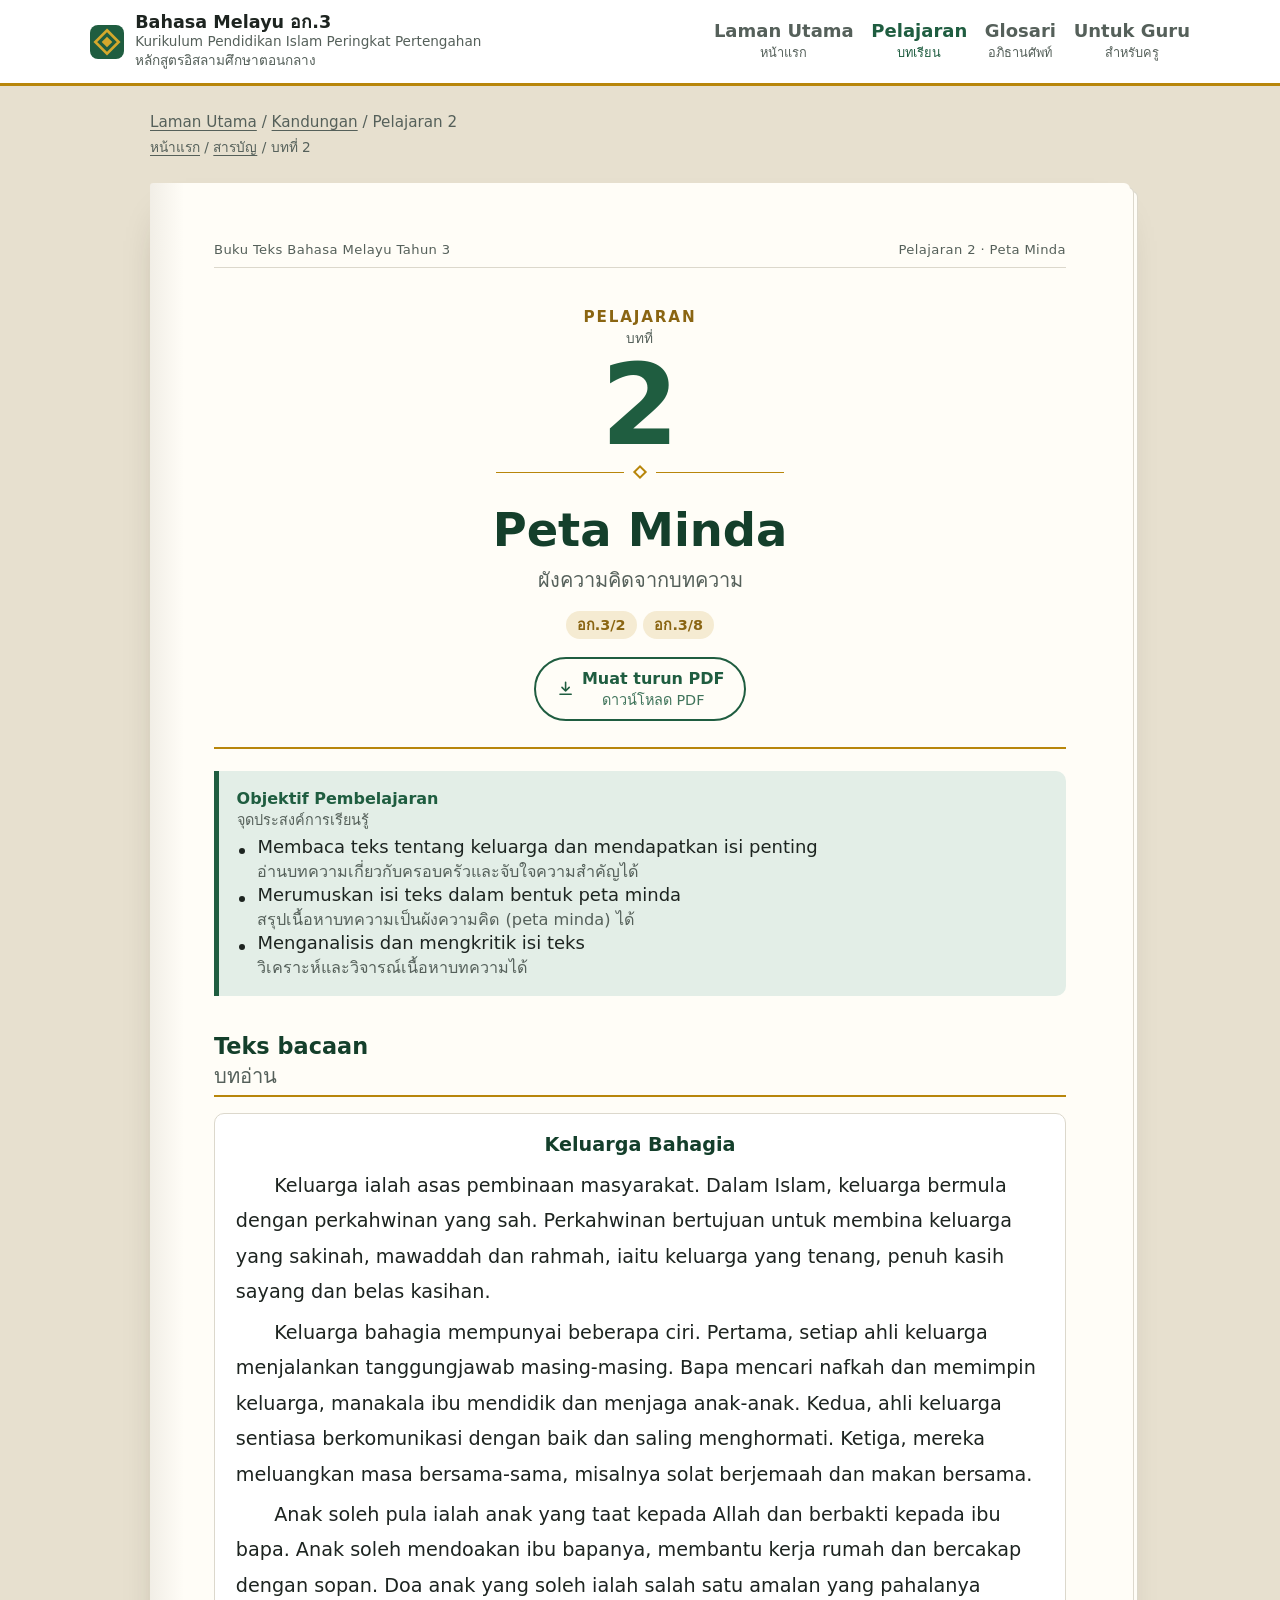
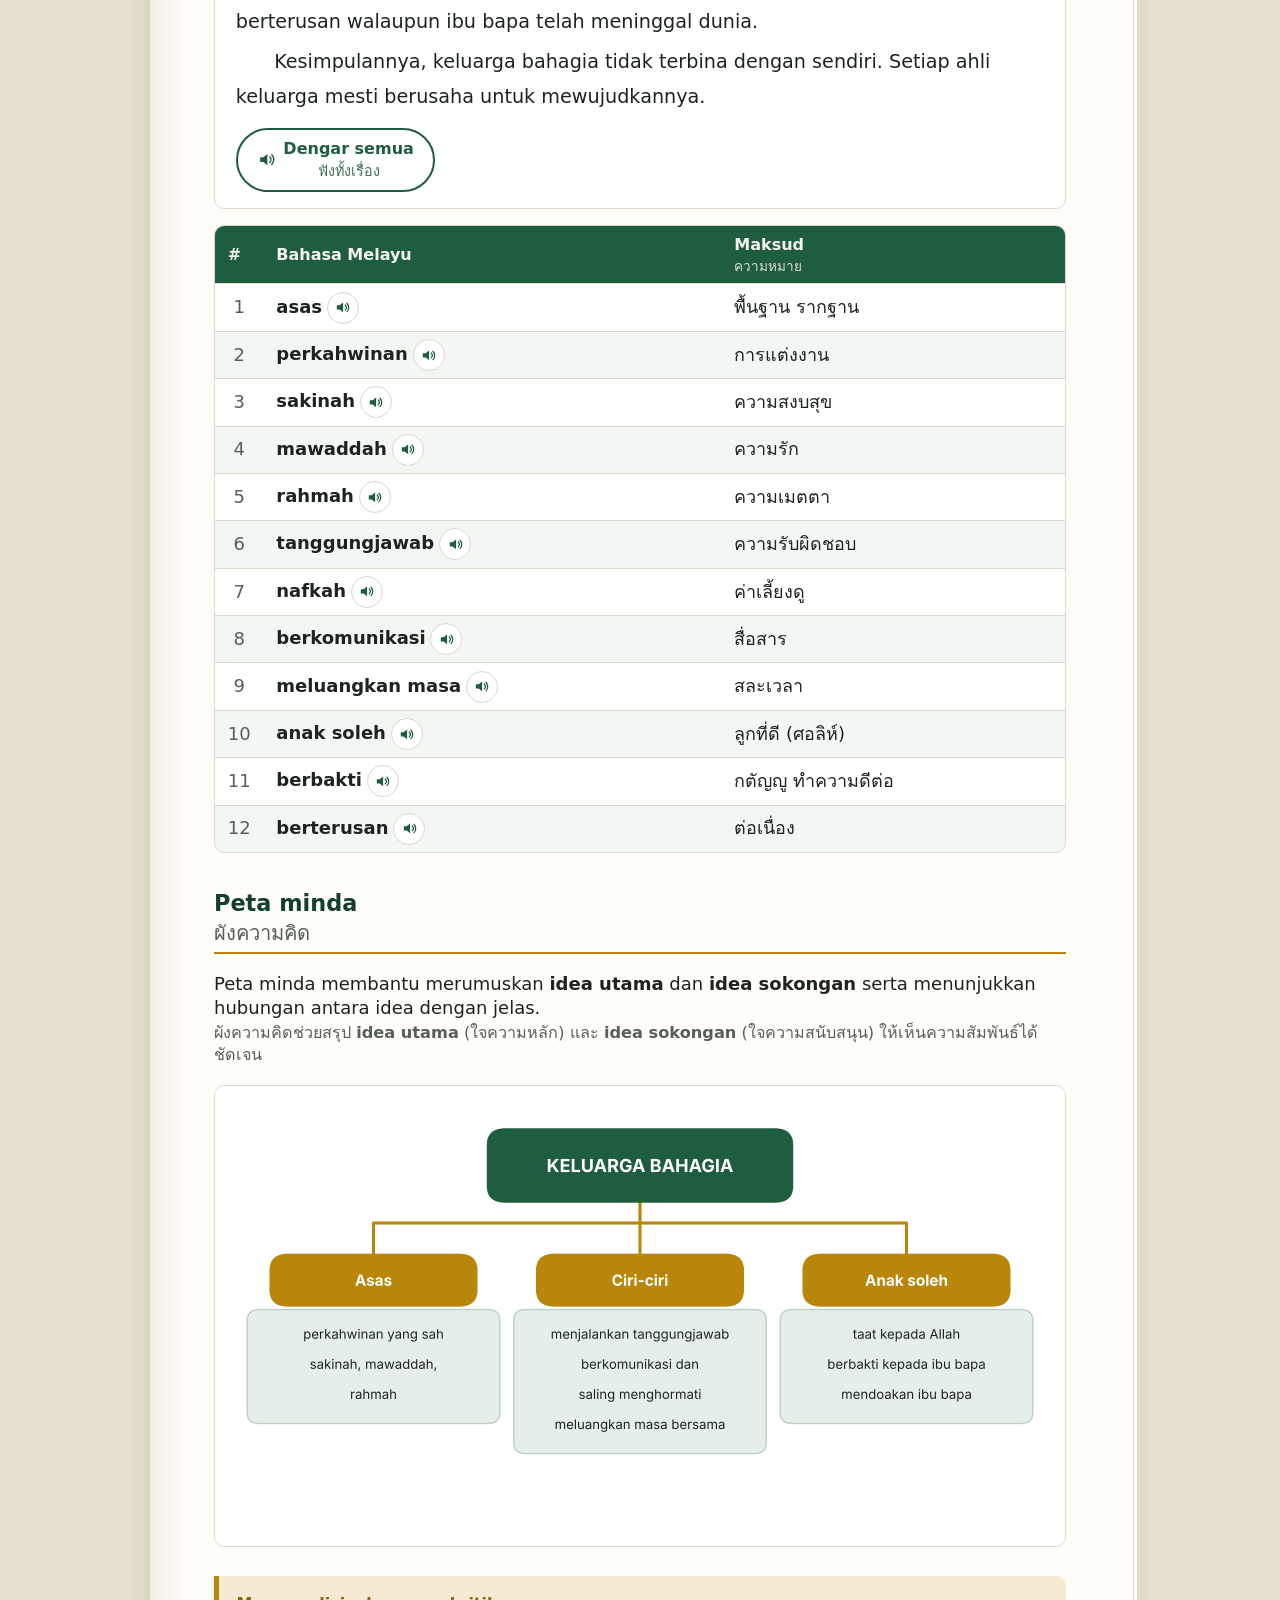
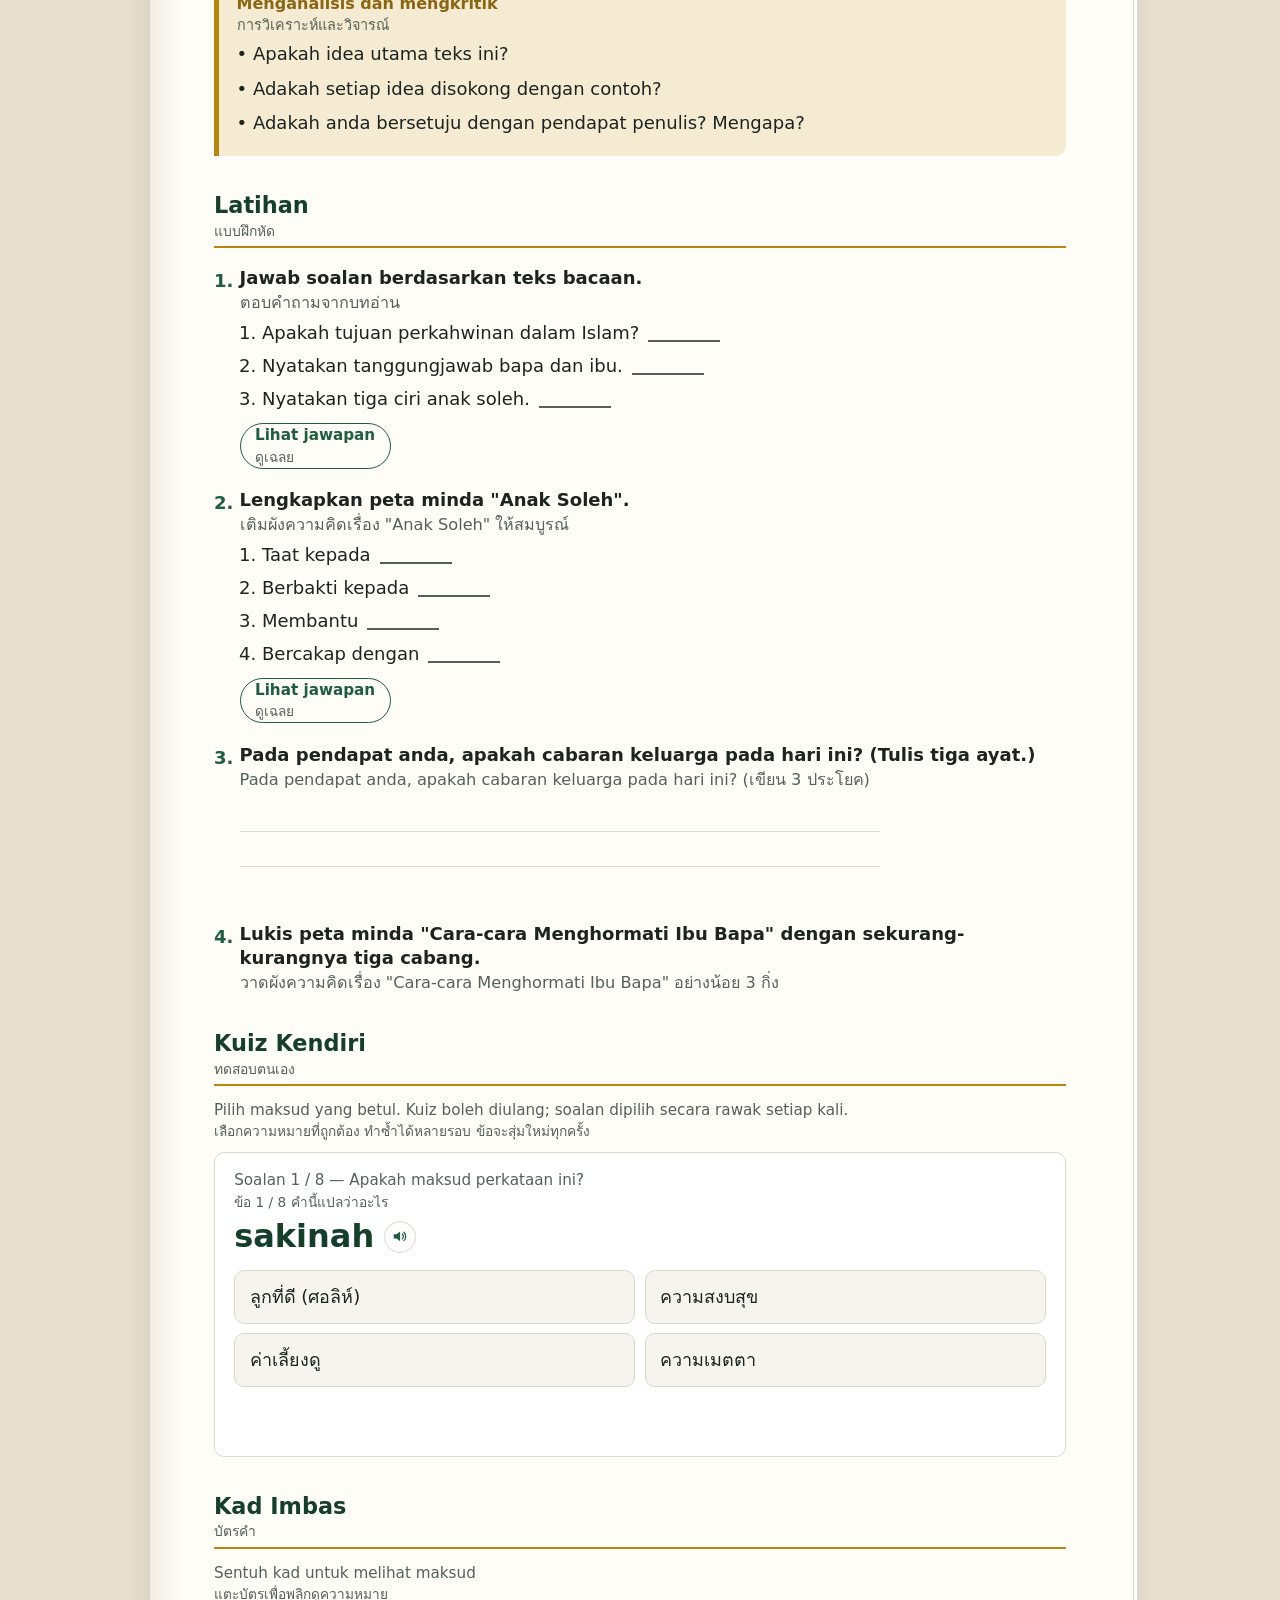
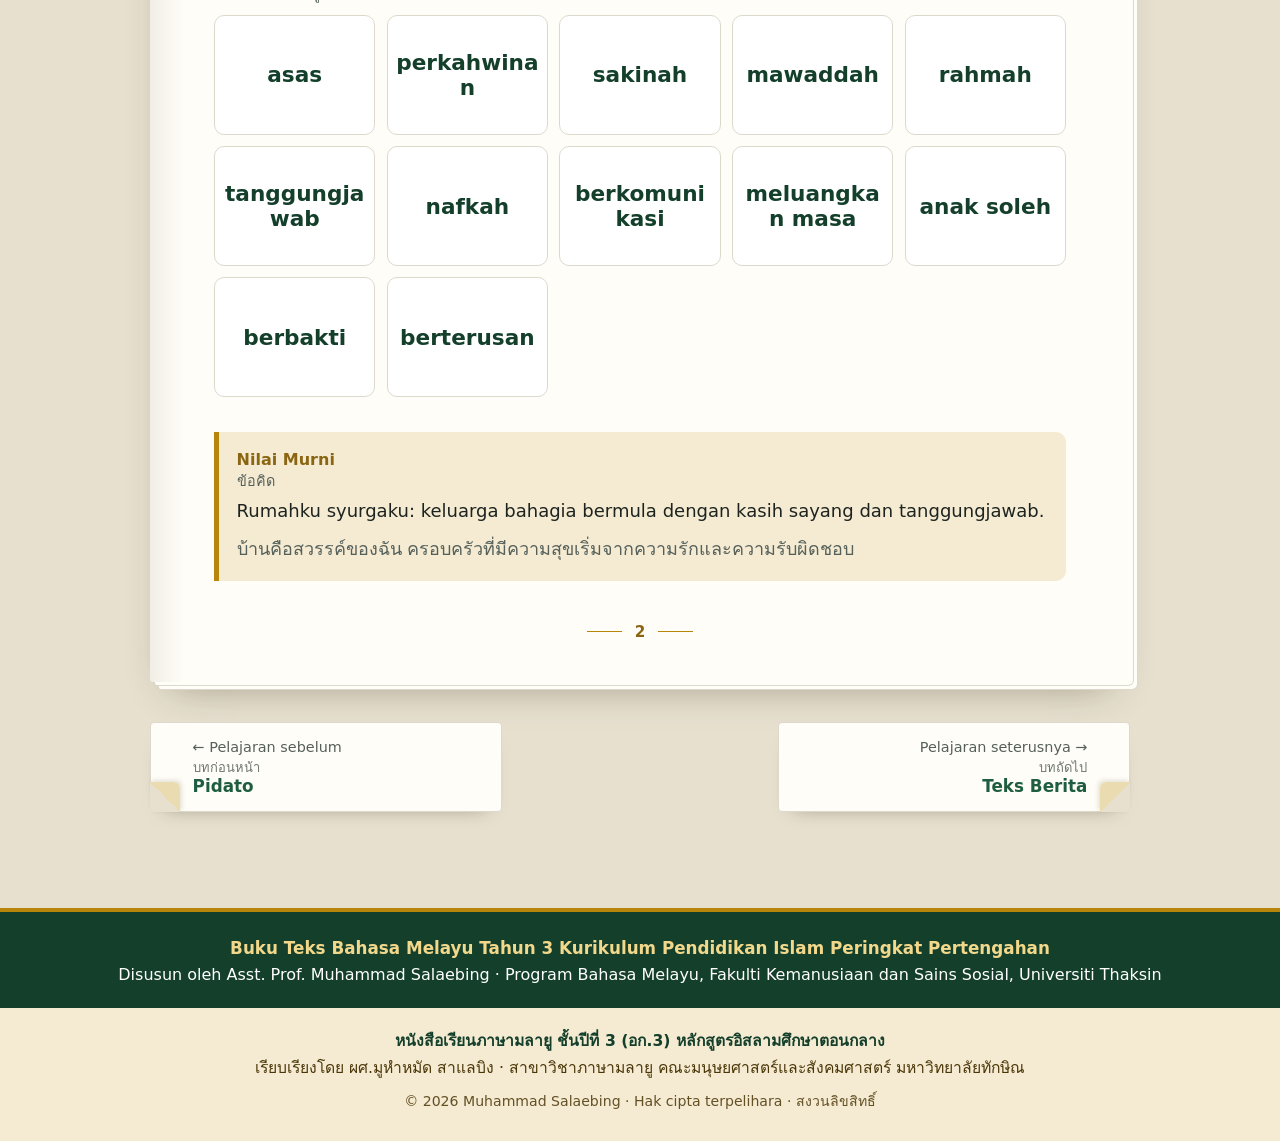
<file: pelajaran/02.html>
<!doctype html>
<html lang="th">
<head>
<meta charset="utf-8">
<meta name="viewport" content="width=device-width, initial-scale=1">
<meta http-equiv="Content-Security-Policy" content="default-src 'self'; script-src 'self' https://gc.zgo.at; style-src 'self' 'unsafe-inline' https://fonts.googleapis.com; font-src 'self' https://fonts.gstatic.com; img-src 'self' data: https://buku-bm-ak3.goatcounter.com; connect-src 'self' https://buku-bm-ak3.goatcounter.com; media-src 'self'; object-src 'none'; base-uri 'self'; form-action 'none'; upgrade-insecure-requests">
<meta name="referrer" content="strict-origin-when-cross-origin">
<title>Peta Minda (ผังความคิดจากบทความ) — Pelajaran 2 | Buku Teks Bahasa Melayu Tahun 3 · หนังสือเรียนภาษามลายู อก.3</title>
<meta name="description" content="Pelajaran 2 Peta Minda · บทที่ 2 ผังความคิดจากบทความ — Membaca teks tentang keluarga dan mendapatkan isi penting; Merumuskan isi teks dalam bentuk peta minda; Menganalisis dan mengkritik isi teks. บทเรียนภาษามลายู ชั้น อก.3 พร้อมเสียงอ่าน แบบฝึกหัด และ PDF">
<link rel="canonical" href="https://salaebing-bahasa.github.io/buku-bm-ak3/pelajaran/02.html">
<meta name="author" content="Muhammad Salaebing (ผศ.มูหำหมัด สาแลบิง)">
<meta property="og:type" content="website">
<meta property="og:site_name" content="Buku Teks Bahasa Melayu Tahun 3 · หนังสือเรียนภาษามลายู อก.3">
<meta property="og:title" content="Peta Minda (ผังความคิดจากบทความ) — Pelajaran 2 | Buku Teks Bahasa Melayu Tahun 3 · หนังสือเรียนภาษามลายู อก.3">
<meta property="og:description" content="Pelajaran 2 Peta Minda · บทที่ 2 ผังความคิดจากบทความ — Membaca teks tentang keluarga dan mendapatkan isi penting; Merumuskan isi teks dalam bentuk peta minda; Menganalisis dan mengkritik isi teks. บทเรียนภาษามลายู ชั้น อก.3 พร้อมเสียงอ่าน แบบฝึกหัด และ PDF">
<meta property="og:url" content="https://salaebing-bahasa.github.io/buku-bm-ak3/pelajaran/02.html">
<meta property="og:image" content="https://salaebing-bahasa.github.io/buku-bm-ak3/assets/share.png">
<meta property="og:image:width" content="1200">
<meta property="og:image:height" content="630">
<meta property="og:locale" content="th_TH">
<meta property="og:locale:alternate" content="ms_MY">
<meta name="twitter:card" content="summary_large_image">
<script type="application/ld+json">{"@context":"https://schema.org","@type":"LearningResource","name":"Pelajaran 2: Peta Minda (ผังความคิดจากบทความ)","description":"Membaca teks tentang keluarga dan mendapatkan isi penting; Merumuskan isi teks dalam bentuk peta minda; Menganalisis dan mengkritik isi teks","inLanguage":["ms","th"],"learningResourceType":"Lesson","educationalLevel":"Tahun 3 (อก.3)","teaches":"Peta Minda","author":{"@type":"Person","name":"Muhammad Salaebing","alternateName":"ผศ.มูหำหมัด สาแลบิง","jobTitle":"Assistant Professor","affiliation":{"@type":"CollegeOrUniversity","name":"Thaksin University","alternateName":"มหาวิทยาลัยทักษิณ"}},"isAccessibleForFree":true,"isPartOf":{"@type":"Book","name":"Buku Teks Bahasa Melayu Tahun 3 · หนังสือเรียนภาษามลายู อก.3","url":"https://salaebing-bahasa.github.io/buku-bm-ak3/"},"encoding":{"@type":"MediaObject","encodingFormat":"application/pdf","contentUrl":"https://salaebing-bahasa.github.io/buku-bm-ak3/pdf/pelajaran-02.pdf"}}</script>
<link rel="preconnect" href="https://fonts.googleapis.com"><link rel="preconnect" href="https://fonts.gstatic.com" crossorigin><link href="https://fonts.googleapis.com/css2?family=Bai+Jamjuree:wght@500;600;700&family=Noto+Naskh+Arabic:wght@400;600&family=Sarabun:ital,wght@0,400;0,600;1,400&display=swap" rel="stylesheet">
<link rel="stylesheet" href="../assets/style.css">
<link rel="icon" href="../assets/favicon.svg" type="image/svg+xml">
</head>
<body>
<a class="skip" href="#isi"><span class="bi"><span lang="ms">Langkau ke kandungan</span><span class="tr">ข้ามไปยังเนื้อหา</span></span></a>
<header class="site-head">
  <a class="brand" href="../index.html"><span class="mark" aria-hidden="true"></span><span>Bahasa Melayu อก.3<small lang="ms">Kurikulum Pendidikan Islam Peringkat Pertengahan</small><small>หลักสูตรอิสลามศึกษาตอนกลาง</small></span></a>
  <nav aria-label="Menu utama · เมนูหลัก"><a href="../index.html"><span lang="ms">Laman Utama</span><small>หน้าแรก</small></a><a href="../index.html#pelajaran" aria-current="page"><span lang="ms">Pelajaran</span><small>บทเรียน</small></a><a href="../glosari.html"><span lang="ms">Glosari</span><small>อภิธานศัพท์</small></a><a href="../index.html#guru"><span lang="ms">Untuk Guru</span><small>สำหรับครู</small></a></nav>
</header>
<main id="isi">

<nav class="crumb" aria-label="Lokasi · ตำแหน่ง"><p lang="ms"><a href="../index.html">Laman Utama</a> / <a href="../index.html#pelajaran">Kandungan</a> / <span>Pelajaran 2</span></p><p class="tr"><a href="../index.html">หน้าแรก</a> / <a href="../index.html#pelajaran">สารบัญ</a> / <span>บทที่ 2</span></p></nav>
<article class="sheet">
<p class="running" aria-hidden="true"><span lang="ms">Buku Teks Bahasa Melayu Tahun 3</span><span>Pelajaran 2 · Peta Minda</span></p>
<header class="opener">
  <p class="op-k"><span class="bi"><span lang="ms">Pelajaran</span><span class="tr">บทที่</span></span></p>
  <p class="op-n" aria-hidden="true">2</p>
  <p class="orn" aria-hidden="true"><span></span></p>
  <h1>Peta Minda</h1>
  <p class="th-title">ผังความคิดจากบทความ</p>
  <ul class="chips" aria-label="Petunjuk · ตัวชี้วัด"><li title="Menganalisis dan mengkritik isi rencana yang ditetapkan menggunakan peta minda · วิเคราะห์และวิจารณ์เนื้อหาจากบทความที่กำหนดโดยใช้ผังความคิด">อก.3/2</li><li title="Menghargai nilai kemasyarakatan dalam cerita tempatan · เห็นคุณค่าทางสังคมจากเรื่องสั้นท้องถิ่น">อก.3/8</li></ul>
  <a class="btn-ghost dl" href="../pdf/pelajaran-02.pdf" download="Bahasa-Melayu-AK3-Pelajaran-02.pdf"><svg viewBox="0 0 24 24" aria-hidden="true"><path d="M12 4v11m0 0-4.5-4.5M12 15l4.5-4.5M5 19h14" fill="none" stroke="currentColor" stroke-width="2" stroke-linecap="round" stroke-linejoin="round"/></svg><span class="bi"><span lang="ms">Muat turun PDF</span><span class="tr">ดาวน์โหลด PDF</span></span></a>
</header>
<aside class="box obj"><p class="box-t"><span class="bi"><span lang="ms">Objektif Pembelajaran</span><span class="tr">จุดประสงค์การเรียนรู้</span></span></p><ul><li><span class="bi"><span lang="ms">Membaca teks tentang keluarga dan mendapatkan isi penting</span><span class="tr">อ่านบทความเกี่ยวกับครอบครัวและจับใจความสำคัญได้</span></span></li><li><span class="bi"><span lang="ms">Merumuskan isi teks dalam bentuk peta minda</span><span class="tr">สรุปเนื้อหาบทความเป็นผังความคิด (peta minda) ได้</span></span></li><li><span class="bi"><span lang="ms">Menganalisis dan mengkritik isi teks</span><span class="tr">วิเคราะห์และวิจารณ์เนื้อหาบทความได้</span></span></li></ul></aside>
<section class="sec"><h3><span class="bi"><span lang="ms">Teks bacaan</span><span class="tr">บทอ่าน</span></span></h3><article class="reading"><h4>Keluarga Bahagia</h4><p>Keluarga ialah asas pembinaan masyarakat. Dalam Islam, keluarga bermula dengan perkahwinan yang sah. Perkahwinan bertujuan untuk membina keluarga yang sakinah, mawaddah dan rahmah, iaitu keluarga yang tenang, penuh kasih sayang dan belas kasihan.</p><p>Keluarga bahagia mempunyai beberapa ciri. Pertama, setiap ahli keluarga menjalankan tanggungjawab masing-masing. Bapa mencari nafkah dan memimpin keluarga, manakala ibu mendidik dan menjaga anak-anak. Kedua, ahli keluarga sentiasa berkomunikasi dengan baik dan saling menghormati. Ketiga, mereka meluangkan masa bersama-sama, misalnya solat berjemaah dan makan bersama.</p><p>Anak soleh pula ialah anak yang taat kepada Allah dan berbakti kepada ibu bapa. Anak soleh mendoakan ibu bapanya, membantu kerja rumah dan bercakap dengan sopan. Doa anak yang soleh ialah salah satu amalan yang pahalanya berterusan walaupun ibu bapa telah meninggal dunia.</p><p>Kesimpulannya, keluarga bahagia tidak terbina dengan sendiri. Setiap ahli keluarga mesti berusaha untuk mewujudkannya.</p><button type="button" class="btn-ghost say-long" data-say="Keluarga ialah asas pembinaan masyarakat. Dalam Islam, keluarga bermula dengan perkahwinan yang sah. Perkahwinan bertujuan untuk membina keluarga yang sakinah, mawaddah dan rahmah, iaitu keluarga yang tenang, penuh kasih sayang dan belas kasihan. Keluarga bahagia mempunyai beberapa ciri. Pertama, setiap ahli keluarga menjalankan tanggungjawab masing-masing. Bapa mencari nafkah dan memimpin keluarga, manakala ibu mendidik dan menjaga anak-anak. Kedua, ahli keluarga sentiasa berkomunikasi dengan baik dan saling menghormati. Ketiga, mereka meluangkan masa bersama-sama, misalnya solat berjemaah dan makan bersama. Anak soleh pula ialah anak yang taat kepada Allah dan berbakti kepada ibu bapa. Anak soleh mendoakan ibu bapanya, membantu kerja rumah dan bercakap dengan sopan. Doa anak yang soleh ialah salah satu amalan yang pahalanya berterusan walaupun ibu bapa telah meninggal dunia. Kesimpulannya, keluarga bahagia tidak terbina dengan sendiri. Setiap ahli keluarga mesti berusaha untuk mewujudkannya."><svg viewBox="0 0 24 24" aria-hidden="true"><path d="M4 9h4l5-4v14l-5-4H4z" fill="currentColor"/><path d="M16 8.5a5 5 0 0 1 0 7M18.5 6a8.5 8.5 0 0 1 0 12" fill="none" stroke="currentColor" stroke-width="1.8" stroke-linecap="round"/></svg><span><span class="bi"><span lang="ms">Dengar semua</span><span class="tr">ฟังทั้งเรื่อง</span></span></span></button></article>
<div class="tbl"><table class="vocab"><thead><tr><th>#</th><th>Bahasa Melayu</th><th><span class="bi"><span lang="ms">Maksud</span><span class="tr">ความหมาย</span></span></th></tr></thead><tbody><tr><td class="n">1</td><td class="ms"><span>asas</span><button type="button" class="say" data-say="asas" aria-label="ฟังเสียง asas" title="ฟังเสียง"><svg viewBox="0 0 24 24" aria-hidden="true"><path d="M4 9h4l5-4v14l-5-4H4z" fill="currentColor"/><path d="M16 8.5a5 5 0 0 1 0 7M18.5 6a8.5 8.5 0 0 1 0 12" fill="none" stroke="currentColor" stroke-width="1.8" stroke-linecap="round"/></svg></button></td><td>พื้นฐาน รากฐาน</td></tr><tr><td class="n">2</td><td class="ms"><span>perkahwinan</span><button type="button" class="say" data-say="perkahwinan" aria-label="ฟังเสียง perkahwinan" title="ฟังเสียง"><svg viewBox="0 0 24 24" aria-hidden="true"><path d="M4 9h4l5-4v14l-5-4H4z" fill="currentColor"/><path d="M16 8.5a5 5 0 0 1 0 7M18.5 6a8.5 8.5 0 0 1 0 12" fill="none" stroke="currentColor" stroke-width="1.8" stroke-linecap="round"/></svg></button></td><td>การแต่งงาน</td></tr><tr><td class="n">3</td><td class="ms"><span>sakinah</span><button type="button" class="say" data-say="sakinah" aria-label="ฟังเสียง sakinah" title="ฟังเสียง"><svg viewBox="0 0 24 24" aria-hidden="true"><path d="M4 9h4l5-4v14l-5-4H4z" fill="currentColor"/><path d="M16 8.5a5 5 0 0 1 0 7M18.5 6a8.5 8.5 0 0 1 0 12" fill="none" stroke="currentColor" stroke-width="1.8" stroke-linecap="round"/></svg></button></td><td>ความสงบสุข</td></tr><tr><td class="n">4</td><td class="ms"><span>mawaddah</span><button type="button" class="say" data-say="mawaddah" aria-label="ฟังเสียง mawaddah" title="ฟังเสียง"><svg viewBox="0 0 24 24" aria-hidden="true"><path d="M4 9h4l5-4v14l-5-4H4z" fill="currentColor"/><path d="M16 8.5a5 5 0 0 1 0 7M18.5 6a8.5 8.5 0 0 1 0 12" fill="none" stroke="currentColor" stroke-width="1.8" stroke-linecap="round"/></svg></button></td><td>ความรัก</td></tr><tr><td class="n">5</td><td class="ms"><span>rahmah</span><button type="button" class="say" data-say="rahmah" aria-label="ฟังเสียง rahmah" title="ฟังเสียง"><svg viewBox="0 0 24 24" aria-hidden="true"><path d="M4 9h4l5-4v14l-5-4H4z" fill="currentColor"/><path d="M16 8.5a5 5 0 0 1 0 7M18.5 6a8.5 8.5 0 0 1 0 12" fill="none" stroke="currentColor" stroke-width="1.8" stroke-linecap="round"/></svg></button></td><td>ความเมตตา</td></tr><tr><td class="n">6</td><td class="ms"><span>tanggungjawab</span><button type="button" class="say" data-say="tanggungjawab" aria-label="ฟังเสียง tanggungjawab" title="ฟังเสียง"><svg viewBox="0 0 24 24" aria-hidden="true"><path d="M4 9h4l5-4v14l-5-4H4z" fill="currentColor"/><path d="M16 8.5a5 5 0 0 1 0 7M18.5 6a8.5 8.5 0 0 1 0 12" fill="none" stroke="currentColor" stroke-width="1.8" stroke-linecap="round"/></svg></button></td><td>ความรับผิดชอบ</td></tr><tr><td class="n">7</td><td class="ms"><span>nafkah</span><button type="button" class="say" data-say="nafkah" aria-label="ฟังเสียง nafkah" title="ฟังเสียง"><svg viewBox="0 0 24 24" aria-hidden="true"><path d="M4 9h4l5-4v14l-5-4H4z" fill="currentColor"/><path d="M16 8.5a5 5 0 0 1 0 7M18.5 6a8.5 8.5 0 0 1 0 12" fill="none" stroke="currentColor" stroke-width="1.8" stroke-linecap="round"/></svg></button></td><td>ค่าเลี้ยงดู</td></tr><tr><td class="n">8</td><td class="ms"><span>berkomunikasi</span><button type="button" class="say" data-say="berkomunikasi" aria-label="ฟังเสียง berkomunikasi" title="ฟังเสียง"><svg viewBox="0 0 24 24" aria-hidden="true"><path d="M4 9h4l5-4v14l-5-4H4z" fill="currentColor"/><path d="M16 8.5a5 5 0 0 1 0 7M18.5 6a8.5 8.5 0 0 1 0 12" fill="none" stroke="currentColor" stroke-width="1.8" stroke-linecap="round"/></svg></button></td><td>สื่อสาร</td></tr><tr><td class="n">9</td><td class="ms"><span>meluangkan masa</span><button type="button" class="say" data-say="meluangkan masa" aria-label="ฟังเสียง meluangkan masa" title="ฟังเสียง"><svg viewBox="0 0 24 24" aria-hidden="true"><path d="M4 9h4l5-4v14l-5-4H4z" fill="currentColor"/><path d="M16 8.5a5 5 0 0 1 0 7M18.5 6a8.5 8.5 0 0 1 0 12" fill="none" stroke="currentColor" stroke-width="1.8" stroke-linecap="round"/></svg></button></td><td>สละเวลา</td></tr><tr><td class="n">10</td><td class="ms"><span>anak soleh</span><button type="button" class="say" data-say="anak soleh" aria-label="ฟังเสียง anak soleh" title="ฟังเสียง"><svg viewBox="0 0 24 24" aria-hidden="true"><path d="M4 9h4l5-4v14l-5-4H4z" fill="currentColor"/><path d="M16 8.5a5 5 0 0 1 0 7M18.5 6a8.5 8.5 0 0 1 0 12" fill="none" stroke="currentColor" stroke-width="1.8" stroke-linecap="round"/></svg></button></td><td>ลูกที่ดี (ศอลิห์)</td></tr><tr><td class="n">11</td><td class="ms"><span>berbakti</span><button type="button" class="say" data-say="berbakti" aria-label="ฟังเสียง berbakti" title="ฟังเสียง"><svg viewBox="0 0 24 24" aria-hidden="true"><path d="M4 9h4l5-4v14l-5-4H4z" fill="currentColor"/><path d="M16 8.5a5 5 0 0 1 0 7M18.5 6a8.5 8.5 0 0 1 0 12" fill="none" stroke="currentColor" stroke-width="1.8" stroke-linecap="round"/></svg></button></td><td>กตัญญู ทำความดีต่อ</td></tr><tr><td class="n">12</td><td class="ms"><span>berterusan</span><button type="button" class="say" data-say="berterusan" aria-label="ฟังเสียง berterusan" title="ฟังเสียง"><svg viewBox="0 0 24 24" aria-hidden="true"><path d="M4 9h4l5-4v14l-5-4H4z" fill="currentColor"/><path d="M16 8.5a5 5 0 0 1 0 7M18.5 6a8.5 8.5 0 0 1 0 12" fill="none" stroke="currentColor" stroke-width="1.8" stroke-linecap="round"/></svg></button></td><td>ต่อเนื่อง</td></tr></tbody></table></div></section>
<section class="sec"><h3><span class="bi"><span lang="ms">Peta minda</span><span class="tr">ผังความคิด</span></span></h3><p><span class="bi"><span lang="ms">Peta minda membantu merumuskan <strong>idea utama</strong> dan <strong>idea sokongan</strong> serta menunjukkan hubungan antara idea dengan jelas.</span><span class="tr">ผังความคิดช่วยสรุป <strong>idea utama</strong> (ใจความหลัก) และ <strong>idea sokongan</strong> (ใจความสนับสนุน) ให้เห็นความสัมพันธ์ได้ชัดเจน</span></span></p>
<figure class="fig"><img src="../assets/rajah/img_mind.png" alt="Peta minda Keluarga Bahagia: Asas, Ciri-ciri dan Anak soleh" width="1400" height="900" loading="lazy" decoding="async"></figure>
<aside class="box note"><p class="box-t"><span class="bi"><span lang="ms">Menganalisis dan mengkritik</span><span class="tr">การวิเคราะห์และวิจารณ์</span></span></p><p>•  Apakah idea utama teks ini?</p><p>•  Adakah setiap idea disokong dengan contoh?</p><p>•  Adakah anda bersetuju dengan pendapat penulis? Mengapa?</p></aside></section>
<section class="sec" id="latihan"><h3><span lang="ms">Latihan</span><span class="h-th">แบบฝึกหัด</span></h3><ol class="latihan"><li><p class="q"><span class="bi"><span lang="ms">Jawab soalan berdasarkan teks bacaan.</span><span class="tr">ตอบคำถามจากบทอ่าน</span></span></p><ol class="items"><li>Apakah tujuan perkahwinan dalam Islam?  <span class="blank" aria-label="ช่องว่าง"></span></li><li>Nyatakan tanggungjawab bapa dan ibu.  <span class="blank" aria-label="ช่องว่าง"></span></li><li>Nyatakan tiga ciri anak soleh.  <span class="blank" aria-label="ช่องว่าง"></span></li></ol><details class="ans"><summary><span class="bi"><span lang="ms">Lihat jawapan</span><span class="tr">ดูเฉลย</span></span></summary><p>Membina keluarga yang sakinah, mawaddah dan rahmah; bapa mencari nafkah dan memimpin keluarga, ibu mendidik dan menjaga anak-anak; taat kepada Allah, berbakti kepada ibu bapa, mendoakan ibu bapa (atau membantu kerja rumah, bercakap dengan sopan)</p></details></li><li><p class="q"><span class="bi"><span lang="ms">Lengkapkan peta minda &quot;Anak Soleh&quot;.</span><span class="tr">เติมผังความคิดเรื่อง &quot;Anak Soleh&quot; ให้สมบูรณ์</span></span></p><ol class="items"><li>Taat kepada <span class="blank" aria-label="ช่องว่าง"></span></li><li>Berbakti kepada <span class="blank" aria-label="ช่องว่าง"></span></li><li>Membantu <span class="blank" aria-label="ช่องว่าง"></span></li><li>Bercakap dengan <span class="blank" aria-label="ช่องว่าง"></span></li></ol><details class="ans"><summary><span class="bi"><span lang="ms">Lihat jawapan</span><span class="tr">ดูเฉลย</span></span></summary><p>Allah, ibu bapa, kerja rumah, sopan</p></details></li><li><p class="q"><span class="bi"><span lang="ms">Pada pendapat anda, apakah cabaran keluarga pada hari ini? (Tulis tiga ayat.)</span><span class="tr">Pada pendapat anda, apakah cabaran keluarga pada hari ini? (เขียน 3 ประโยค)</span></span></p><div class="write" style="--n:3" aria-hidden="true"></div></li><li><p class="q"><span class="bi"><span lang="ms">Lukis peta minda &quot;Cara-cara Menghormati Ibu Bapa&quot; dengan sekurang-kurangnya tiga cabang.</span><span class="tr">วาดผังความคิดเรื่อง &quot;Cara-cara Menghormati Ibu Bapa&quot; อย่างน้อย 3 กิ่ง</span></span></p></li></ol></section>

<section class="sec kuiz" id="kuiz">
  <h3><span lang="ms">Kuiz Kendiri</span><span class="h-th">ทดสอบตนเอง</span></h3>
  <p class="hint"><span class="bi"><span lang="ms">Pilih maksud yang betul. Kuiz boleh diulang; soalan dipilih secara rawak setiap kali.</span><span class="tr">เลือกความหมายที่ถูกต้อง ทำซ้ำได้หลายรอบ ข้อจะสุ่มใหม่ทุกครั้ง</span></span></p>
  <div class="quiz" data-vocab="[{&quot;ms&quot;:&quot;asas&quot;,&quot;th&quot;:&quot;พื้นฐาน รากฐาน&quot;},{&quot;ms&quot;:&quot;perkahwinan&quot;,&quot;th&quot;:&quot;การแต่งงาน&quot;},{&quot;ms&quot;:&quot;sakinah&quot;,&quot;th&quot;:&quot;ความสงบสุข&quot;},{&quot;ms&quot;:&quot;mawaddah&quot;,&quot;th&quot;:&quot;ความรัก&quot;},{&quot;ms&quot;:&quot;rahmah&quot;,&quot;th&quot;:&quot;ความเมตตา&quot;},{&quot;ms&quot;:&quot;tanggungjawab&quot;,&quot;th&quot;:&quot;ความรับผิดชอบ&quot;},{&quot;ms&quot;:&quot;nafkah&quot;,&quot;th&quot;:&quot;ค่าเลี้ยงดู&quot;},{&quot;ms&quot;:&quot;berkomunikasi&quot;,&quot;th&quot;:&quot;สื่อสาร&quot;},{&quot;ms&quot;:&quot;meluangkan masa&quot;,&quot;th&quot;:&quot;สละเวลา&quot;},{&quot;ms&quot;:&quot;anak soleh&quot;,&quot;th&quot;:&quot;ลูกที่ดี (ศอลิห์)&quot;},{&quot;ms&quot;:&quot;berbakti&quot;,&quot;th&quot;:&quot;กตัญญู ทำความดีต่อ&quot;},{&quot;ms&quot;:&quot;berterusan&quot;,&quot;th&quot;:&quot;ต่อเนื่อง&quot;}]"></div>
</section>
<section class="sec" id="kad">
  <h3><span lang="ms">Kad Imbas</span><span class="h-th">บัตรคำ</span></h3>
  <p class="hint"><span class="bi"><span lang="ms">Sentuh kad untuk melihat maksud</span><span class="tr">แตะบัตรเพื่อพลิกดูความหมาย</span></span></p>
  <div class="cards" data-vocab="[{&quot;ms&quot;:&quot;asas&quot;,&quot;th&quot;:&quot;พื้นฐาน รากฐาน&quot;},{&quot;ms&quot;:&quot;perkahwinan&quot;,&quot;th&quot;:&quot;การแต่งงาน&quot;},{&quot;ms&quot;:&quot;sakinah&quot;,&quot;th&quot;:&quot;ความสงบสุข&quot;},{&quot;ms&quot;:&quot;mawaddah&quot;,&quot;th&quot;:&quot;ความรัก&quot;},{&quot;ms&quot;:&quot;rahmah&quot;,&quot;th&quot;:&quot;ความเมตตา&quot;},{&quot;ms&quot;:&quot;tanggungjawab&quot;,&quot;th&quot;:&quot;ความรับผิดชอบ&quot;},{&quot;ms&quot;:&quot;nafkah&quot;,&quot;th&quot;:&quot;ค่าเลี้ยงดู&quot;},{&quot;ms&quot;:&quot;berkomunikasi&quot;,&quot;th&quot;:&quot;สื่อสาร&quot;},{&quot;ms&quot;:&quot;meluangkan masa&quot;,&quot;th&quot;:&quot;สละเวลา&quot;},{&quot;ms&quot;:&quot;anak soleh&quot;,&quot;th&quot;:&quot;ลูกที่ดี (ศอลิห์)&quot;},{&quot;ms&quot;:&quot;berbakti&quot;,&quot;th&quot;:&quot;กตัญญู ทำความดีต่อ&quot;},{&quot;ms&quot;:&quot;berterusan&quot;,&quot;th&quot;:&quot;ต่อเนื่อง&quot;}]"></div>
</section>
<aside class="box nilai"><p class="box-t"><span class="bi"><span lang="ms">Nilai Murni</span><span class="tr">ข้อคิด</span></span></p><p lang="ms">Rumahku syurgaku: keluarga bahagia bermula dengan kasih sayang dan tanggungjawab.</p><p class="tr nilai-th">บ้านคือสวรรค์ของฉัน ครอบครัวที่มีความสุขเริ่มจากความรักและความรับผิดชอบ</p></aside>
<p class="folio" aria-hidden="true"><span>2</span></p>
</article>
<nav class="pager" aria-label="Pelajaran sebelum dan seterusnya · บทก่อนหน้าและถัดไป">
  <a class="prev" href="01.html" rel="prev"><small><span class="bi"><span lang="ms">← Pelajaran sebelum</span><span class="tr">บทก่อนหน้า</span></span></small>Pidato</a>
  <a class="next" href="03.html" rel="next"><small><span class="bi"><span lang="ms">Pelajaran seterusnya →</span><span class="tr">บทถัดไป</span></span></small>Teks Berita</a>
</nav>
<p class="swipe-hint"><span class="bi"><span lang="ms">Leret ke kiri atau ke kanan untuk menukar pelajaran</span><span class="tr">ปัดซ้ายหรือขวาเพื่อเปลี่ยนบท</span></span></p>
</main>
<footer class="site-foot">
  <div class="foot-ms" lang="ms">
    <p>Buku Teks Bahasa Melayu Tahun 3 Kurikulum Pendidikan Islam Peringkat Pertengahan</p>
    <p>Disusun oleh Asst. Prof. Muhammad Salaebing · Program Bahasa Melayu, Fakulti Kemanusiaan dan Sains Sosial, Universiti Thaksin</p>
  </div>
  <div class="foot-th">
    <p>หนังสือเรียนภาษามลายู ชั้นปีที่ 3 (อก.3) หลักสูตรอิสลามศึกษาตอนกลาง</p>
    <p>เรียบเรียงโดย ผศ.มูหำหมัด สาแลบิง · สาขาวิชาภาษามลายู คณะมนุษยศาสตร์และสังคมศาสตร์ มหาวิทยาลัยทักษิณ</p>
    <p class="copy">© 2026 Muhammad Salaebing · <span lang="ms">Hak cipta terpelihara</span> · สงวนลิขสิทธิ์</p>
  </div>
</footer>
<script src="../assets/app.js"></script>
<script data-goatcounter="https://buku-bm-ak3.goatcounter.com/count" async src="https://gc.zgo.at/count.js"></script>
</body>
</html>
</file>
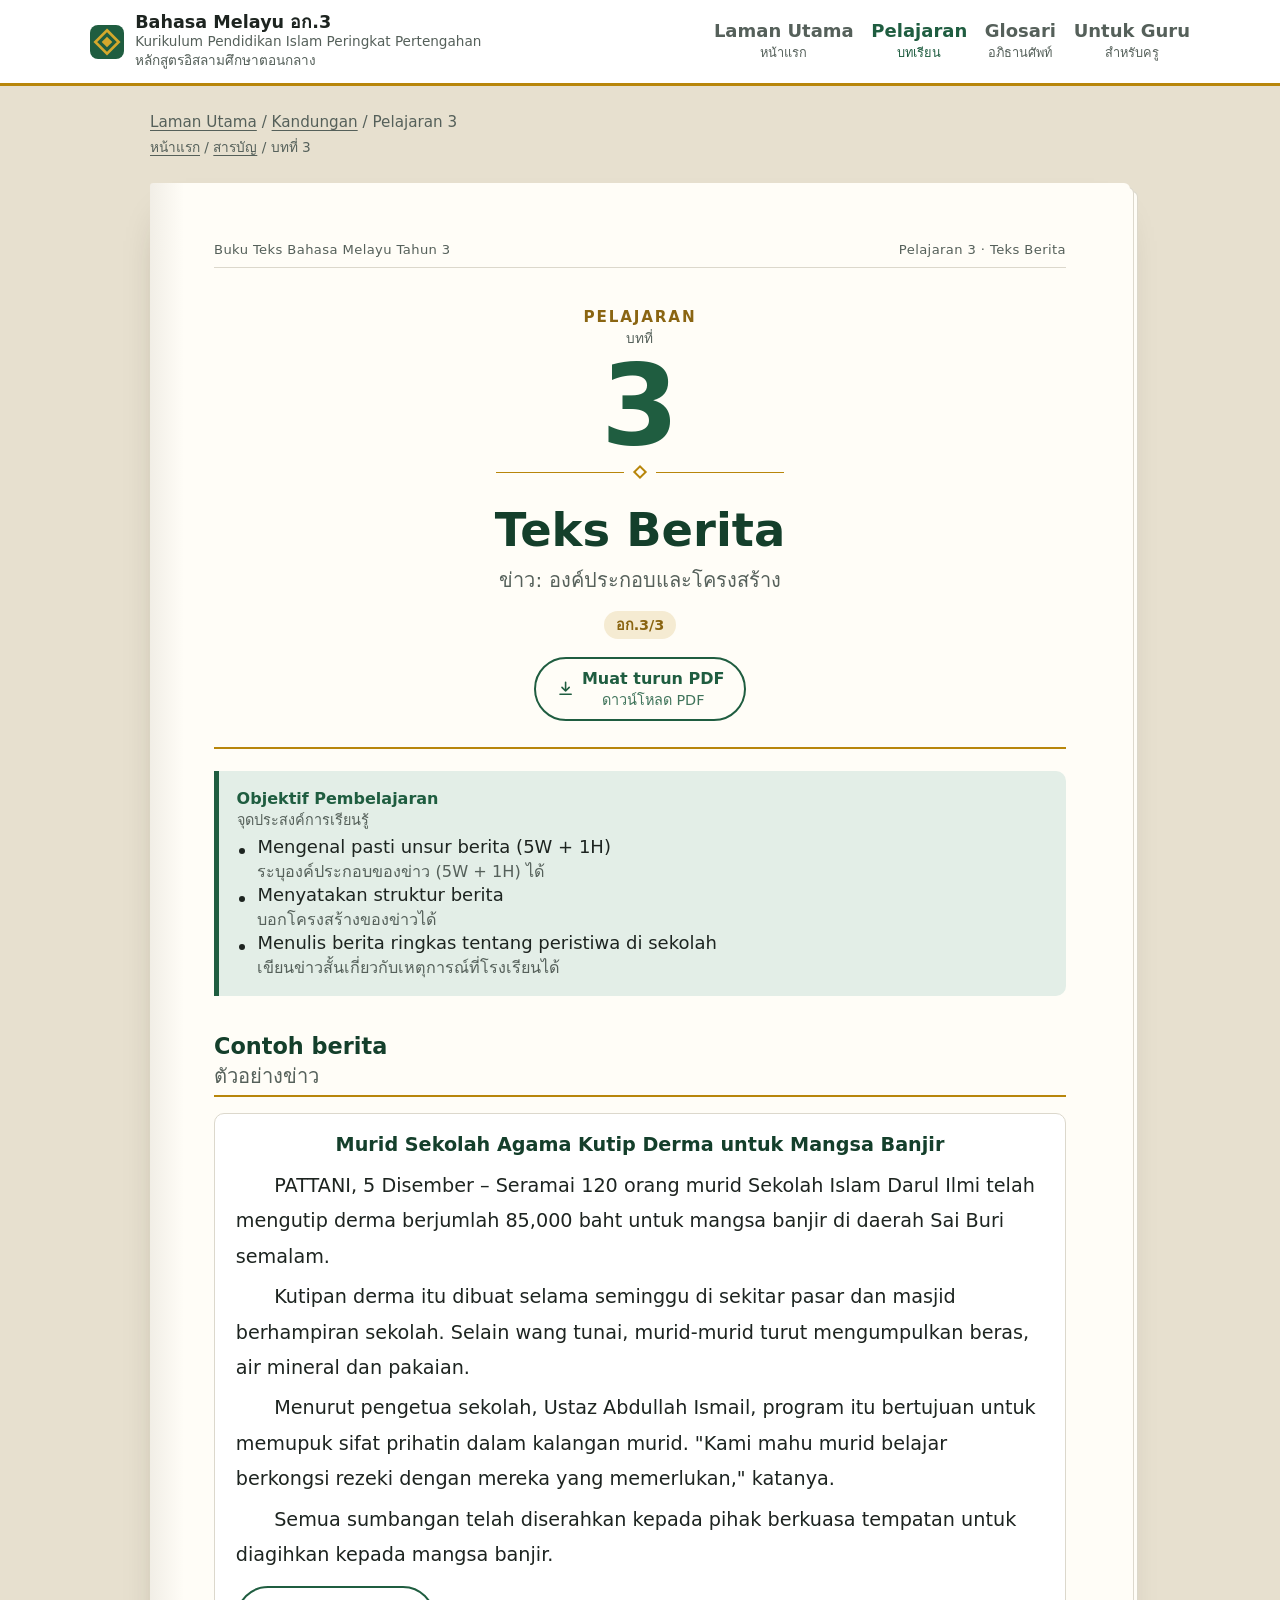
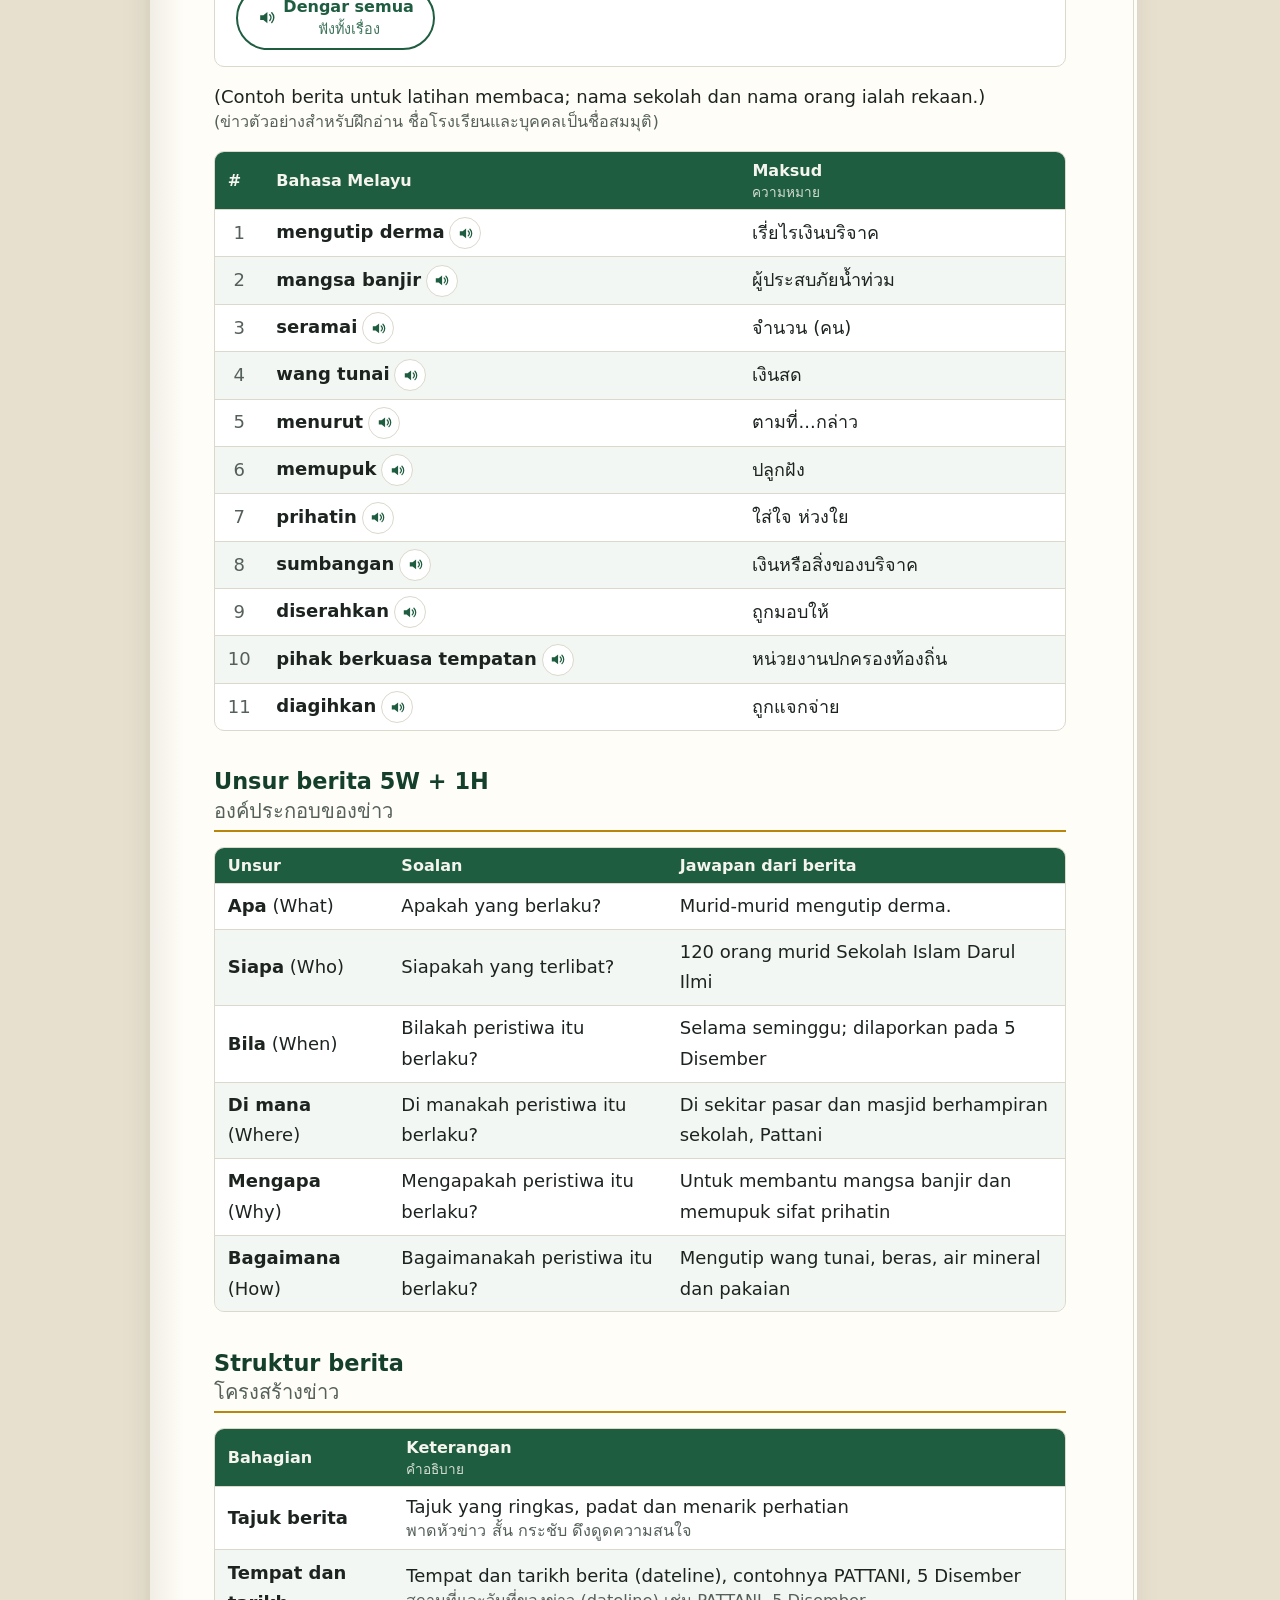
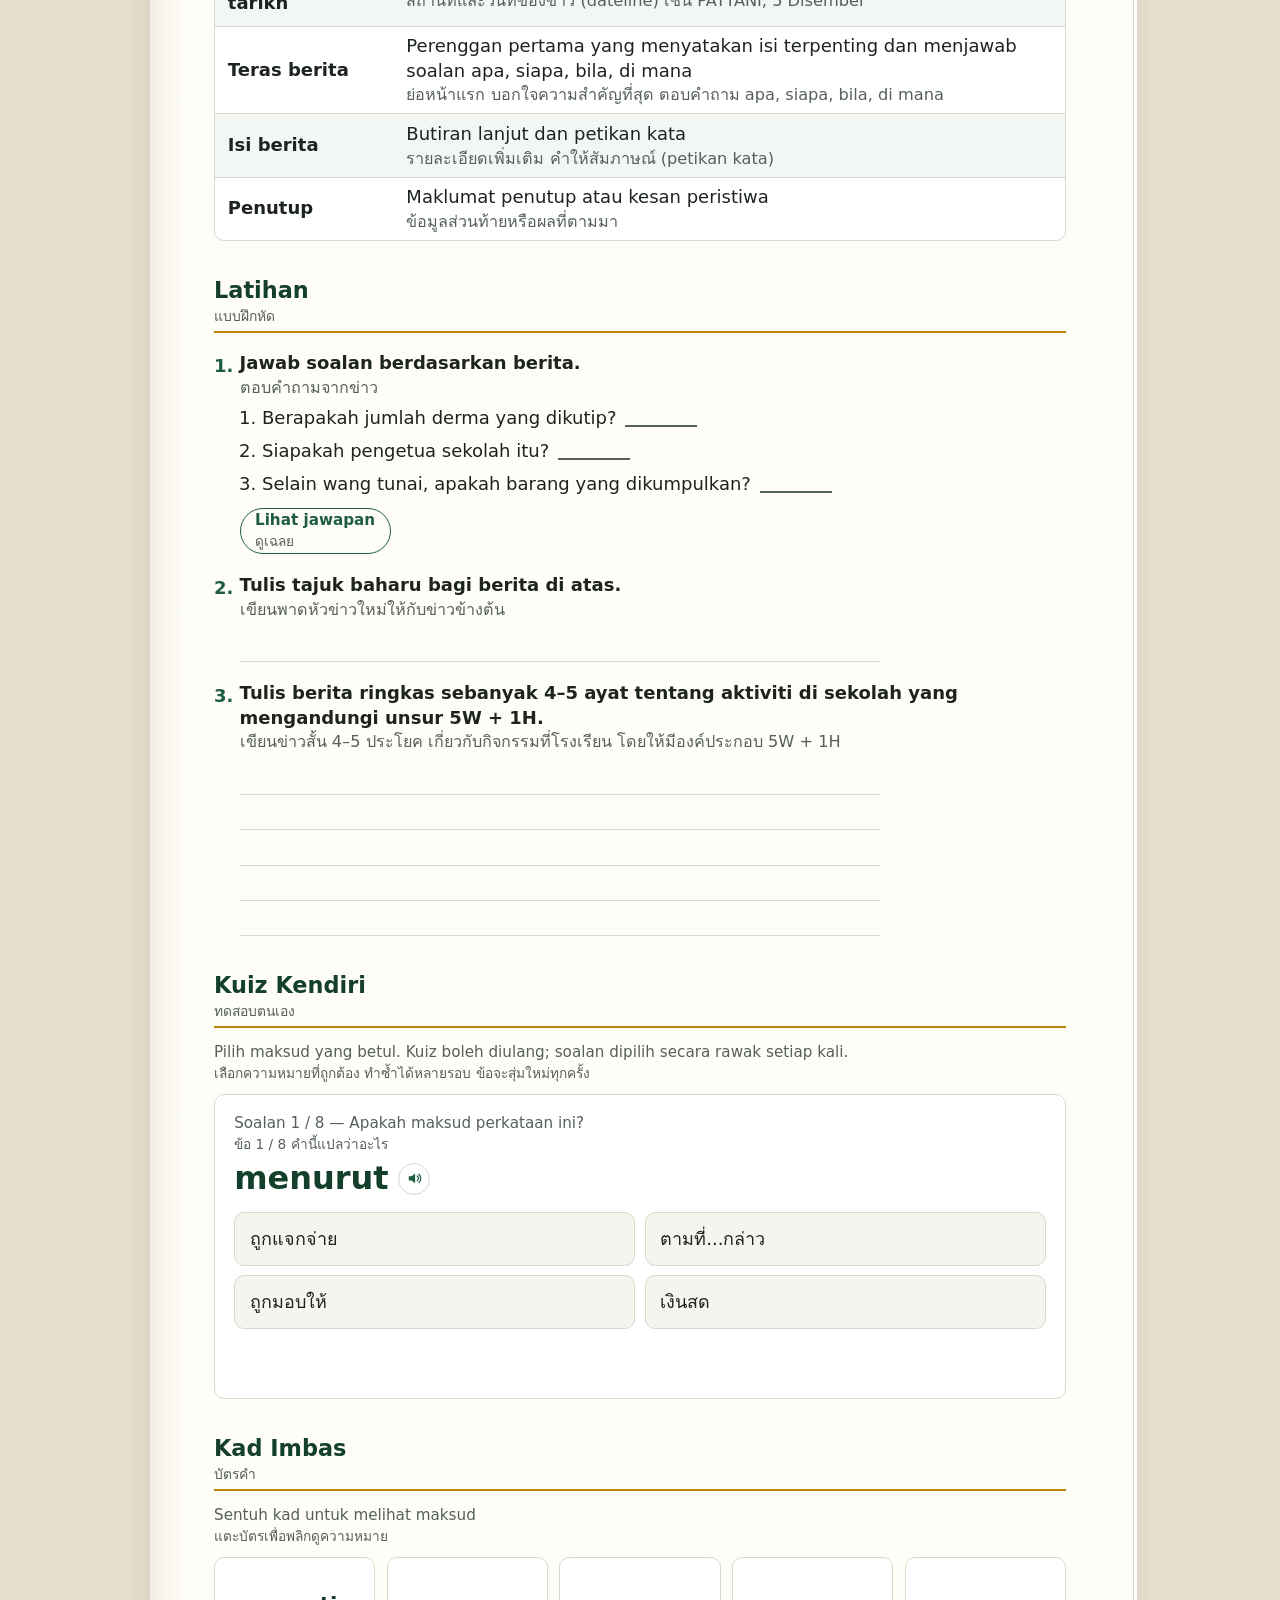
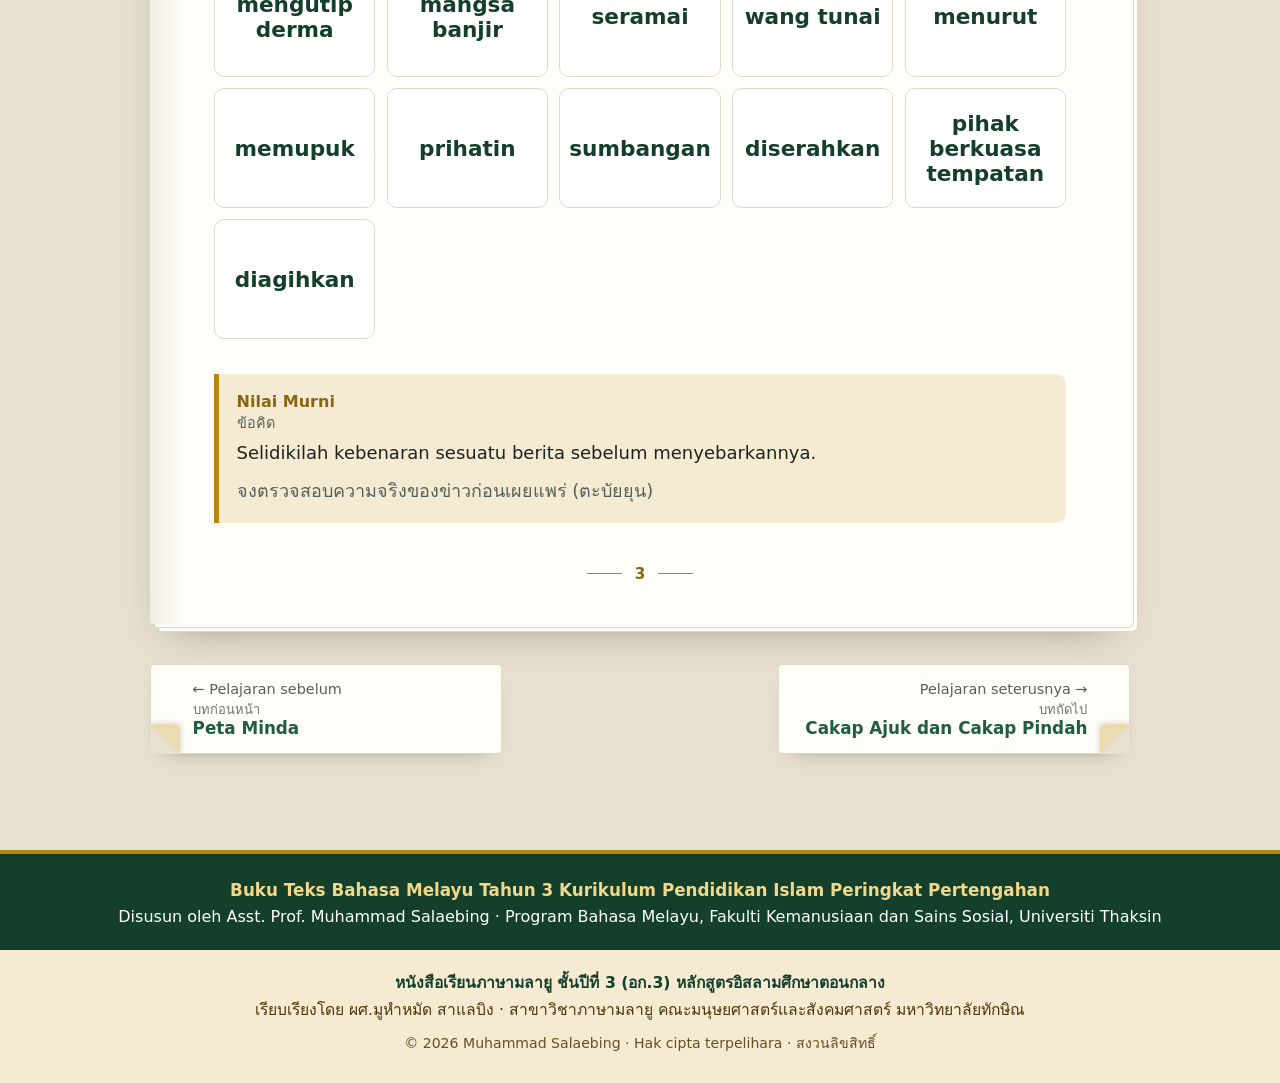
<file: pelajaran/03.html>
<!doctype html>
<html lang="th">
<head>
<meta charset="utf-8">
<meta name="viewport" content="width=device-width, initial-scale=1">
<meta http-equiv="Content-Security-Policy" content="default-src 'self'; script-src 'self' https://gc.zgo.at; style-src 'self' 'unsafe-inline' https://fonts.googleapis.com; font-src 'self' https://fonts.gstatic.com; img-src 'self' data: https://buku-bm-ak3.goatcounter.com; connect-src 'self' https://buku-bm-ak3.goatcounter.com; media-src 'self'; object-src 'none'; base-uri 'self'; form-action 'none'; upgrade-insecure-requests">
<meta name="referrer" content="strict-origin-when-cross-origin">
<title>Teks Berita (ข่าว: องค์ประกอบและโครงสร้าง) — Pelajaran 3 | Buku Teks Bahasa Melayu Tahun 3 · หนังสือเรียนภาษามลายู อก.3</title>
<meta name="description" content="Pelajaran 3 Teks Berita · บทที่ 3 ข่าว: องค์ประกอบและโครงสร้าง — Mengenal pasti unsur berita (5W + 1H); Menyatakan struktur berita; Menulis berita ringkas tentang peristiwa di sekolah. บทเรียนภาษามลายู ชั้น อก.3 พร้อมเสียงอ่าน แบบฝึกหัด และ PDF">
<link rel="canonical" href="https://salaebing-bahasa.github.io/buku-bm-ak3/pelajaran/03.html">
<meta name="author" content="Muhammad Salaebing (ผศ.มูหำหมัด สาแลบิง)">
<meta property="og:type" content="website">
<meta property="og:site_name" content="Buku Teks Bahasa Melayu Tahun 3 · หนังสือเรียนภาษามลายู อก.3">
<meta property="og:title" content="Teks Berita (ข่าว: องค์ประกอบและโครงสร้าง) — Pelajaran 3 | Buku Teks Bahasa Melayu Tahun 3 · หนังสือเรียนภาษามลายู อก.3">
<meta property="og:description" content="Pelajaran 3 Teks Berita · บทที่ 3 ข่าว: องค์ประกอบและโครงสร้าง — Mengenal pasti unsur berita (5W + 1H); Menyatakan struktur berita; Menulis berita ringkas tentang peristiwa di sekolah. บทเรียนภาษามลายู ชั้น อก.3 พร้อมเสียงอ่าน แบบฝึกหัด และ PDF">
<meta property="og:url" content="https://salaebing-bahasa.github.io/buku-bm-ak3/pelajaran/03.html">
<meta property="og:image" content="https://salaebing-bahasa.github.io/buku-bm-ak3/assets/share.png">
<meta property="og:image:width" content="1200">
<meta property="og:image:height" content="630">
<meta property="og:locale" content="th_TH">
<meta property="og:locale:alternate" content="ms_MY">
<meta name="twitter:card" content="summary_large_image">
<script type="application/ld+json">{"@context":"https://schema.org","@type":"LearningResource","name":"Pelajaran 3: Teks Berita (ข่าว: องค์ประกอบและโครงสร้าง)","description":"Mengenal pasti unsur berita (5W + 1H); Menyatakan struktur berita; Menulis berita ringkas tentang peristiwa di sekolah","inLanguage":["ms","th"],"learningResourceType":"Lesson","educationalLevel":"Tahun 3 (อก.3)","teaches":"Teks Berita","author":{"@type":"Person","name":"Muhammad Salaebing","alternateName":"ผศ.มูหำหมัด สาแลบิง","jobTitle":"Assistant Professor","affiliation":{"@type":"CollegeOrUniversity","name":"Thaksin University","alternateName":"มหาวิทยาลัยทักษิณ"}},"isAccessibleForFree":true,"isPartOf":{"@type":"Book","name":"Buku Teks Bahasa Melayu Tahun 3 · หนังสือเรียนภาษามลายู อก.3","url":"https://salaebing-bahasa.github.io/buku-bm-ak3/"},"encoding":{"@type":"MediaObject","encodingFormat":"application/pdf","contentUrl":"https://salaebing-bahasa.github.io/buku-bm-ak3/pdf/pelajaran-03.pdf"}}</script>
<link rel="preconnect" href="https://fonts.googleapis.com"><link rel="preconnect" href="https://fonts.gstatic.com" crossorigin><link href="https://fonts.googleapis.com/css2?family=Bai+Jamjuree:wght@500;600;700&family=Noto+Naskh+Arabic:wght@400;600&family=Sarabun:ital,wght@0,400;0,600;1,400&display=swap" rel="stylesheet">
<link rel="stylesheet" href="../assets/style.css">
<link rel="icon" href="../assets/favicon.svg" type="image/svg+xml">
</head>
<body>
<a class="skip" href="#isi"><span class="bi"><span lang="ms">Langkau ke kandungan</span><span class="tr">ข้ามไปยังเนื้อหา</span></span></a>
<header class="site-head">
  <a class="brand" href="../index.html"><span class="mark" aria-hidden="true"></span><span>Bahasa Melayu อก.3<small lang="ms">Kurikulum Pendidikan Islam Peringkat Pertengahan</small><small>หลักสูตรอิสลามศึกษาตอนกลาง</small></span></a>
  <nav aria-label="Menu utama · เมนูหลัก"><a href="../index.html"><span lang="ms">Laman Utama</span><small>หน้าแรก</small></a><a href="../index.html#pelajaran" aria-current="page"><span lang="ms">Pelajaran</span><small>บทเรียน</small></a><a href="../glosari.html"><span lang="ms">Glosari</span><small>อภิธานศัพท์</small></a><a href="../index.html#guru"><span lang="ms">Untuk Guru</span><small>สำหรับครู</small></a></nav>
</header>
<main id="isi">

<nav class="crumb" aria-label="Lokasi · ตำแหน่ง"><p lang="ms"><a href="../index.html">Laman Utama</a> / <a href="../index.html#pelajaran">Kandungan</a> / <span>Pelajaran 3</span></p><p class="tr"><a href="../index.html">หน้าแรก</a> / <a href="../index.html#pelajaran">สารบัญ</a> / <span>บทที่ 3</span></p></nav>
<article class="sheet">
<p class="running" aria-hidden="true"><span lang="ms">Buku Teks Bahasa Melayu Tahun 3</span><span>Pelajaran 3 · Teks Berita</span></p>
<header class="opener">
  <p class="op-k"><span class="bi"><span lang="ms">Pelajaran</span><span class="tr">บทที่</span></span></p>
  <p class="op-n" aria-hidden="true">3</p>
  <p class="orn" aria-hidden="true"><span></span></p>
  <h1>Teks Berita</h1>
  <p class="th-title">ข่าว: องค์ประกอบและโครงสร้าง</p>
  <ul class="chips" aria-label="Petunjuk · ตัวชี้วัด"><li title="Mengenal pasti unsur dan struktur berita · ระบุองค์ประกอบและโครงสร้างข่าว">อก.3/3</li></ul>
  <a class="btn-ghost dl" href="../pdf/pelajaran-03.pdf" download="Bahasa-Melayu-AK3-Pelajaran-03.pdf"><svg viewBox="0 0 24 24" aria-hidden="true"><path d="M12 4v11m0 0-4.5-4.5M12 15l4.5-4.5M5 19h14" fill="none" stroke="currentColor" stroke-width="2" stroke-linecap="round" stroke-linejoin="round"/></svg><span class="bi"><span lang="ms">Muat turun PDF</span><span class="tr">ดาวน์โหลด PDF</span></span></a>
</header>
<aside class="box obj"><p class="box-t"><span class="bi"><span lang="ms">Objektif Pembelajaran</span><span class="tr">จุดประสงค์การเรียนรู้</span></span></p><ul><li><span class="bi"><span lang="ms">Mengenal pasti unsur berita (5W + 1H)</span><span class="tr">ระบุองค์ประกอบของข่าว (5W + 1H) ได้</span></span></li><li><span class="bi"><span lang="ms">Menyatakan struktur berita</span><span class="tr">บอกโครงสร้างของข่าวได้</span></span></li><li><span class="bi"><span lang="ms">Menulis berita ringkas tentang peristiwa di sekolah</span><span class="tr">เขียนข่าวสั้นเกี่ยวกับเหตุการณ์ที่โรงเรียนได้</span></span></li></ul></aside>
<section class="sec"><h3><span class="bi"><span lang="ms">Contoh berita</span><span class="tr">ตัวอย่างข่าว</span></span></h3><article class="reading"><h4>Murid Sekolah Agama Kutip Derma untuk Mangsa Banjir</h4><p>PATTANI, 5 Disember – Seramai 120 orang murid Sekolah Islam Darul Ilmi telah mengutip derma berjumlah 85,000 baht untuk mangsa banjir di daerah Sai Buri semalam.</p><p>Kutipan derma itu dibuat selama seminggu di sekitar pasar dan masjid berhampiran sekolah. Selain wang tunai, murid-murid turut mengumpulkan beras, air mineral dan pakaian.</p><p>Menurut pengetua sekolah, Ustaz Abdullah Ismail, program itu bertujuan untuk memupuk sifat prihatin dalam kalangan murid. &quot;Kami mahu murid belajar berkongsi rezeki dengan mereka yang memerlukan,&quot; katanya.</p><p>Semua sumbangan telah diserahkan kepada pihak berkuasa tempatan untuk diagihkan kepada mangsa banjir.</p><button type="button" class="btn-ghost say-long" data-say="PATTANI, 5 Disember – Seramai 120 orang murid Sekolah Islam Darul Ilmi telah mengutip derma berjumlah 85,000 baht untuk mangsa banjir di daerah Sai Buri semalam. Kutipan derma itu dibuat selama seminggu di sekitar pasar dan masjid berhampiran sekolah. Selain wang tunai, murid-murid turut mengumpulkan beras, air mineral dan pakaian. Menurut pengetua sekolah, Ustaz Abdullah Ismail, program itu bertujuan untuk memupuk sifat prihatin dalam kalangan murid. &quot;Kami mahu murid belajar berkongsi rezeki dengan mereka yang memerlukan,&quot; katanya. Semua sumbangan telah diserahkan kepada pihak berkuasa tempatan untuk diagihkan kepada mangsa banjir."><svg viewBox="0 0 24 24" aria-hidden="true"><path d="M4 9h4l5-4v14l-5-4H4z" fill="currentColor"/><path d="M16 8.5a5 5 0 0 1 0 7M18.5 6a8.5 8.5 0 0 1 0 12" fill="none" stroke="currentColor" stroke-width="1.8" stroke-linecap="round"/></svg><span><span class="bi"><span lang="ms">Dengar semua</span><span class="tr">ฟังทั้งเรื่อง</span></span></span></button></article>
<p><span class="bi"><span lang="ms">(Contoh berita untuk latihan membaca; nama sekolah dan nama orang ialah rekaan.)</span><span class="tr">(ข่าวตัวอย่างสำหรับฝึกอ่าน ชื่อโรงเรียนและบุคคลเป็นชื่อสมมุติ)</span></span></p>
<div class="tbl"><table class="vocab"><thead><tr><th>#</th><th>Bahasa Melayu</th><th><span class="bi"><span lang="ms">Maksud</span><span class="tr">ความหมาย</span></span></th></tr></thead><tbody><tr><td class="n">1</td><td class="ms"><span>mengutip derma</span><button type="button" class="say" data-say="mengutip derma" aria-label="ฟังเสียง mengutip derma" title="ฟังเสียง"><svg viewBox="0 0 24 24" aria-hidden="true"><path d="M4 9h4l5-4v14l-5-4H4z" fill="currentColor"/><path d="M16 8.5a5 5 0 0 1 0 7M18.5 6a8.5 8.5 0 0 1 0 12" fill="none" stroke="currentColor" stroke-width="1.8" stroke-linecap="round"/></svg></button></td><td>เรี่ยไรเงินบริจาค</td></tr><tr><td class="n">2</td><td class="ms"><span>mangsa banjir</span><button type="button" class="say" data-say="mangsa banjir" aria-label="ฟังเสียง mangsa banjir" title="ฟังเสียง"><svg viewBox="0 0 24 24" aria-hidden="true"><path d="M4 9h4l5-4v14l-5-4H4z" fill="currentColor"/><path d="M16 8.5a5 5 0 0 1 0 7M18.5 6a8.5 8.5 0 0 1 0 12" fill="none" stroke="currentColor" stroke-width="1.8" stroke-linecap="round"/></svg></button></td><td>ผู้ประสบภัยน้ำท่วม</td></tr><tr><td class="n">3</td><td class="ms"><span>seramai</span><button type="button" class="say" data-say="seramai" aria-label="ฟังเสียง seramai" title="ฟังเสียง"><svg viewBox="0 0 24 24" aria-hidden="true"><path d="M4 9h4l5-4v14l-5-4H4z" fill="currentColor"/><path d="M16 8.5a5 5 0 0 1 0 7M18.5 6a8.5 8.5 0 0 1 0 12" fill="none" stroke="currentColor" stroke-width="1.8" stroke-linecap="round"/></svg></button></td><td>จำนวน (คน)</td></tr><tr><td class="n">4</td><td class="ms"><span>wang tunai</span><button type="button" class="say" data-say="wang tunai" aria-label="ฟังเสียง wang tunai" title="ฟังเสียง"><svg viewBox="0 0 24 24" aria-hidden="true"><path d="M4 9h4l5-4v14l-5-4H4z" fill="currentColor"/><path d="M16 8.5a5 5 0 0 1 0 7M18.5 6a8.5 8.5 0 0 1 0 12" fill="none" stroke="currentColor" stroke-width="1.8" stroke-linecap="round"/></svg></button></td><td>เงินสด</td></tr><tr><td class="n">5</td><td class="ms"><span>menurut</span><button type="button" class="say" data-say="menurut" aria-label="ฟังเสียง menurut" title="ฟังเสียง"><svg viewBox="0 0 24 24" aria-hidden="true"><path d="M4 9h4l5-4v14l-5-4H4z" fill="currentColor"/><path d="M16 8.5a5 5 0 0 1 0 7M18.5 6a8.5 8.5 0 0 1 0 12" fill="none" stroke="currentColor" stroke-width="1.8" stroke-linecap="round"/></svg></button></td><td>ตามที่...กล่าว</td></tr><tr><td class="n">6</td><td class="ms"><span>memupuk</span><button type="button" class="say" data-say="memupuk" aria-label="ฟังเสียง memupuk" title="ฟังเสียง"><svg viewBox="0 0 24 24" aria-hidden="true"><path d="M4 9h4l5-4v14l-5-4H4z" fill="currentColor"/><path d="M16 8.5a5 5 0 0 1 0 7M18.5 6a8.5 8.5 0 0 1 0 12" fill="none" stroke="currentColor" stroke-width="1.8" stroke-linecap="round"/></svg></button></td><td>ปลูกฝัง</td></tr><tr><td class="n">7</td><td class="ms"><span>prihatin</span><button type="button" class="say" data-say="prihatin" aria-label="ฟังเสียง prihatin" title="ฟังเสียง"><svg viewBox="0 0 24 24" aria-hidden="true"><path d="M4 9h4l5-4v14l-5-4H4z" fill="currentColor"/><path d="M16 8.5a5 5 0 0 1 0 7M18.5 6a8.5 8.5 0 0 1 0 12" fill="none" stroke="currentColor" stroke-width="1.8" stroke-linecap="round"/></svg></button></td><td>ใส่ใจ ห่วงใย</td></tr><tr><td class="n">8</td><td class="ms"><span>sumbangan</span><button type="button" class="say" data-say="sumbangan" aria-label="ฟังเสียง sumbangan" title="ฟังเสียง"><svg viewBox="0 0 24 24" aria-hidden="true"><path d="M4 9h4l5-4v14l-5-4H4z" fill="currentColor"/><path d="M16 8.5a5 5 0 0 1 0 7M18.5 6a8.5 8.5 0 0 1 0 12" fill="none" stroke="currentColor" stroke-width="1.8" stroke-linecap="round"/></svg></button></td><td>เงินหรือสิ่งของบริจาค</td></tr><tr><td class="n">9</td><td class="ms"><span>diserahkan</span><button type="button" class="say" data-say="diserahkan" aria-label="ฟังเสียง diserahkan" title="ฟังเสียง"><svg viewBox="0 0 24 24" aria-hidden="true"><path d="M4 9h4l5-4v14l-5-4H4z" fill="currentColor"/><path d="M16 8.5a5 5 0 0 1 0 7M18.5 6a8.5 8.5 0 0 1 0 12" fill="none" stroke="currentColor" stroke-width="1.8" stroke-linecap="round"/></svg></button></td><td>ถูกมอบให้</td></tr><tr><td class="n">10</td><td class="ms"><span>pihak berkuasa tempatan</span><button type="button" class="say" data-say="pihak berkuasa tempatan" aria-label="ฟังเสียง pihak berkuasa tempatan" title="ฟังเสียง"><svg viewBox="0 0 24 24" aria-hidden="true"><path d="M4 9h4l5-4v14l-5-4H4z" fill="currentColor"/><path d="M16 8.5a5 5 0 0 1 0 7M18.5 6a8.5 8.5 0 0 1 0 12" fill="none" stroke="currentColor" stroke-width="1.8" stroke-linecap="round"/></svg></button></td><td>หน่วยงานปกครองท้องถิ่น</td></tr><tr><td class="n">11</td><td class="ms"><span>diagihkan</span><button type="button" class="say" data-say="diagihkan" aria-label="ฟังเสียง diagihkan" title="ฟังเสียง"><svg viewBox="0 0 24 24" aria-hidden="true"><path d="M4 9h4l5-4v14l-5-4H4z" fill="currentColor"/><path d="M16 8.5a5 5 0 0 1 0 7M18.5 6a8.5 8.5 0 0 1 0 12" fill="none" stroke="currentColor" stroke-width="1.8" stroke-linecap="round"/></svg></button></td><td>ถูกแจกจ่าย</td></tr></tbody></table></div></section>
<section class="sec"><h3><span class="bi"><span lang="ms">Unsur berita 5W + 1H</span><span class="tr">องค์ประกอบของข่าว</span></span></h3><div class="tbl"><table><thead><tr><th>Unsur</th><th>Soalan</th><th>Jawapan dari berita</th></tr></thead><tbody><tr><td><strong>Apa</strong> (What)</td><td>Apakah yang berlaku?</td><td>Murid-murid mengutip derma.</td></tr><tr><td><strong>Siapa</strong> (Who)</td><td>Siapakah yang terlibat?</td><td>120 orang murid Sekolah Islam Darul Ilmi</td></tr><tr><td><strong>Bila</strong> (When)</td><td>Bilakah peristiwa itu berlaku?</td><td>Selama seminggu; dilaporkan pada 5 Disember</td></tr><tr><td><strong>Di mana</strong> (Where)</td><td>Di manakah peristiwa itu berlaku?</td><td>Di sekitar pasar dan masjid berhampiran sekolah, Pattani</td></tr><tr><td><strong>Mengapa</strong> (Why)</td><td>Mengapakah peristiwa itu berlaku?</td><td>Untuk membantu mangsa banjir dan memupuk sifat prihatin</td></tr><tr><td><strong>Bagaimana</strong> (How)</td><td>Bagaimanakah peristiwa itu berlaku?</td><td>Mengutip wang tunai, beras, air mineral dan pakaian</td></tr></tbody></table></div></section>
<section class="sec"><h3><span class="bi"><span lang="ms">Struktur berita</span><span class="tr">โครงสร้างข่าว</span></span></h3><div class="tbl"><table><thead><tr><th>Bahagian</th><th><span class="bi"><span lang="ms">Keterangan</span><span class="tr">คำอธิบาย</span></span></th></tr></thead><tbody><tr><td><strong>Tajuk berita</strong></td><td><span class="bi"><span lang="ms">Tajuk yang ringkas, padat dan menarik perhatian</span><span class="tr">พาดหัวข่าว สั้น กระชับ ดึงดูดความสนใจ</span></span></td></tr><tr><td><strong>Tempat dan tarikh</strong></td><td><span class="bi"><span lang="ms">Tempat dan tarikh berita (dateline), contohnya PATTANI, 5 Disember</span><span class="tr">สถานที่และวันที่ของข่าว (dateline) เช่น PATTANI, 5 Disember</span></span></td></tr><tr><td><strong>Teras berita</strong></td><td><span class="bi"><span lang="ms">Perenggan pertama yang menyatakan isi terpenting dan menjawab soalan apa, siapa, bila, di mana</span><span class="tr">ย่อหน้าแรก บอกใจความสำคัญที่สุด ตอบคำถาม apa, siapa, bila, di mana</span></span></td></tr><tr><td><strong>Isi berita</strong></td><td><span class="bi"><span lang="ms">Butiran lanjut dan petikan kata</span><span class="tr">รายละเอียดเพิ่มเติม คำให้สัมภาษณ์ (petikan kata)</span></span></td></tr><tr><td><strong>Penutup</strong></td><td><span class="bi"><span lang="ms">Maklumat penutup atau kesan peristiwa</span><span class="tr">ข้อมูลส่วนท้ายหรือผลที่ตามมา</span></span></td></tr></tbody></table></div></section>
<section class="sec" id="latihan"><h3><span lang="ms">Latihan</span><span class="h-th">แบบฝึกหัด</span></h3><ol class="latihan"><li><p class="q"><span class="bi"><span lang="ms">Jawab soalan berdasarkan berita.</span><span class="tr">ตอบคำถามจากข่าว</span></span></p><ol class="items"><li>Berapakah jumlah derma yang dikutip?  <span class="blank" aria-label="ช่องว่าง"></span></li><li>Siapakah pengetua sekolah itu?  <span class="blank" aria-label="ช่องว่าง"></span></li><li>Selain wang tunai, apakah barang yang dikumpulkan?  <span class="blank" aria-label="ช่องว่าง"></span></li></ol><details class="ans"><summary><span class="bi"><span lang="ms">Lihat jawapan</span><span class="tr">ดูเฉลย</span></span></summary><p>85,000 baht; Ustaz Abdullah Ismail; beras, air mineral dan pakaian</p></details></li><li><p class="q"><span class="bi"><span lang="ms">Tulis tajuk baharu bagi berita di atas.</span><span class="tr">เขียนพาดหัวข่าวใหม่ให้กับข่าวข้างต้น</span></span></p><div class="write" style="--n:1" aria-hidden="true"></div></li><li><p class="q"><span class="bi"><span lang="ms">Tulis berita ringkas sebanyak 4–5 ayat tentang aktiviti di sekolah yang mengandungi unsur 5W + 1H.</span><span class="tr">เขียนข่าวสั้น 4–5 ประโยค เกี่ยวกับกิจกรรมที่โรงเรียน โดยให้มีองค์ประกอบ 5W + 1H</span></span></p><div class="write" style="--n:5" aria-hidden="true"></div></li></ol></section>

<section class="sec kuiz" id="kuiz">
  <h3><span lang="ms">Kuiz Kendiri</span><span class="h-th">ทดสอบตนเอง</span></h3>
  <p class="hint"><span class="bi"><span lang="ms">Pilih maksud yang betul. Kuiz boleh diulang; soalan dipilih secara rawak setiap kali.</span><span class="tr">เลือกความหมายที่ถูกต้อง ทำซ้ำได้หลายรอบ ข้อจะสุ่มใหม่ทุกครั้ง</span></span></p>
  <div class="quiz" data-vocab="[{&quot;ms&quot;:&quot;mengutip derma&quot;,&quot;th&quot;:&quot;เรี่ยไรเงินบริจาค&quot;},{&quot;ms&quot;:&quot;mangsa banjir&quot;,&quot;th&quot;:&quot;ผู้ประสบภัยน้ำท่วม&quot;},{&quot;ms&quot;:&quot;seramai&quot;,&quot;th&quot;:&quot;จำนวน (คน)&quot;},{&quot;ms&quot;:&quot;wang tunai&quot;,&quot;th&quot;:&quot;เงินสด&quot;},{&quot;ms&quot;:&quot;menurut&quot;,&quot;th&quot;:&quot;ตามที่...กล่าว&quot;},{&quot;ms&quot;:&quot;memupuk&quot;,&quot;th&quot;:&quot;ปลูกฝัง&quot;},{&quot;ms&quot;:&quot;prihatin&quot;,&quot;th&quot;:&quot;ใส่ใจ ห่วงใย&quot;},{&quot;ms&quot;:&quot;sumbangan&quot;,&quot;th&quot;:&quot;เงินหรือสิ่งของบริจาค&quot;},{&quot;ms&quot;:&quot;diserahkan&quot;,&quot;th&quot;:&quot;ถูกมอบให้&quot;},{&quot;ms&quot;:&quot;pihak berkuasa tempatan&quot;,&quot;th&quot;:&quot;หน่วยงานปกครองท้องถิ่น&quot;},{&quot;ms&quot;:&quot;diagihkan&quot;,&quot;th&quot;:&quot;ถูกแจกจ่าย&quot;}]"></div>
</section>
<section class="sec" id="kad">
  <h3><span lang="ms">Kad Imbas</span><span class="h-th">บัตรคำ</span></h3>
  <p class="hint"><span class="bi"><span lang="ms">Sentuh kad untuk melihat maksud</span><span class="tr">แตะบัตรเพื่อพลิกดูความหมาย</span></span></p>
  <div class="cards" data-vocab="[{&quot;ms&quot;:&quot;mengutip derma&quot;,&quot;th&quot;:&quot;เรี่ยไรเงินบริจาค&quot;},{&quot;ms&quot;:&quot;mangsa banjir&quot;,&quot;th&quot;:&quot;ผู้ประสบภัยน้ำท่วม&quot;},{&quot;ms&quot;:&quot;seramai&quot;,&quot;th&quot;:&quot;จำนวน (คน)&quot;},{&quot;ms&quot;:&quot;wang tunai&quot;,&quot;th&quot;:&quot;เงินสด&quot;},{&quot;ms&quot;:&quot;menurut&quot;,&quot;th&quot;:&quot;ตามที่...กล่าว&quot;},{&quot;ms&quot;:&quot;memupuk&quot;,&quot;th&quot;:&quot;ปลูกฝัง&quot;},{&quot;ms&quot;:&quot;prihatin&quot;,&quot;th&quot;:&quot;ใส่ใจ ห่วงใย&quot;},{&quot;ms&quot;:&quot;sumbangan&quot;,&quot;th&quot;:&quot;เงินหรือสิ่งของบริจาค&quot;},{&quot;ms&quot;:&quot;diserahkan&quot;,&quot;th&quot;:&quot;ถูกมอบให้&quot;},{&quot;ms&quot;:&quot;pihak berkuasa tempatan&quot;,&quot;th&quot;:&quot;หน่วยงานปกครองท้องถิ่น&quot;},{&quot;ms&quot;:&quot;diagihkan&quot;,&quot;th&quot;:&quot;ถูกแจกจ่าย&quot;}]"></div>
</section>
<aside class="box nilai"><p class="box-t"><span class="bi"><span lang="ms">Nilai Murni</span><span class="tr">ข้อคิด</span></span></p><p lang="ms">Selidikilah kebenaran sesuatu berita sebelum menyebarkannya.</p><p class="tr nilai-th">จงตรวจสอบความจริงของข่าวก่อนเผยแพร่ (ตะบัยยุน)</p></aside>
<p class="folio" aria-hidden="true"><span>3</span></p>
</article>
<nav class="pager" aria-label="Pelajaran sebelum dan seterusnya · บทก่อนหน้าและถัดไป">
  <a class="prev" href="02.html" rel="prev"><small><span class="bi"><span lang="ms">← Pelajaran sebelum</span><span class="tr">บทก่อนหน้า</span></span></small>Peta Minda</a>
  <a class="next" href="04.html" rel="next"><small><span class="bi"><span lang="ms">Pelajaran seterusnya →</span><span class="tr">บทถัดไป</span></span></small>Cakap Ajuk dan Cakap Pindah</a>
</nav>
<p class="swipe-hint"><span class="bi"><span lang="ms">Leret ke kiri atau ke kanan untuk menukar pelajaran</span><span class="tr">ปัดซ้ายหรือขวาเพื่อเปลี่ยนบท</span></span></p>
</main>
<footer class="site-foot">
  <div class="foot-ms" lang="ms">
    <p>Buku Teks Bahasa Melayu Tahun 3 Kurikulum Pendidikan Islam Peringkat Pertengahan</p>
    <p>Disusun oleh Asst. Prof. Muhammad Salaebing · Program Bahasa Melayu, Fakulti Kemanusiaan dan Sains Sosial, Universiti Thaksin</p>
  </div>
  <div class="foot-th">
    <p>หนังสือเรียนภาษามลายู ชั้นปีที่ 3 (อก.3) หลักสูตรอิสลามศึกษาตอนกลาง</p>
    <p>เรียบเรียงโดย ผศ.มูหำหมัด สาแลบิง · สาขาวิชาภาษามลายู คณะมนุษยศาสตร์และสังคมศาสตร์ มหาวิทยาลัยทักษิณ</p>
    <p class="copy">© 2026 Muhammad Salaebing · <span lang="ms">Hak cipta terpelihara</span> · สงวนลิขสิทธิ์</p>
  </div>
</footer>
<script src="../assets/app.js"></script>
<script data-goatcounter="https://buku-bm-ak3.goatcounter.com/count" async src="https://gc.zgo.at/count.js"></script>
</body>
</html>
</file>
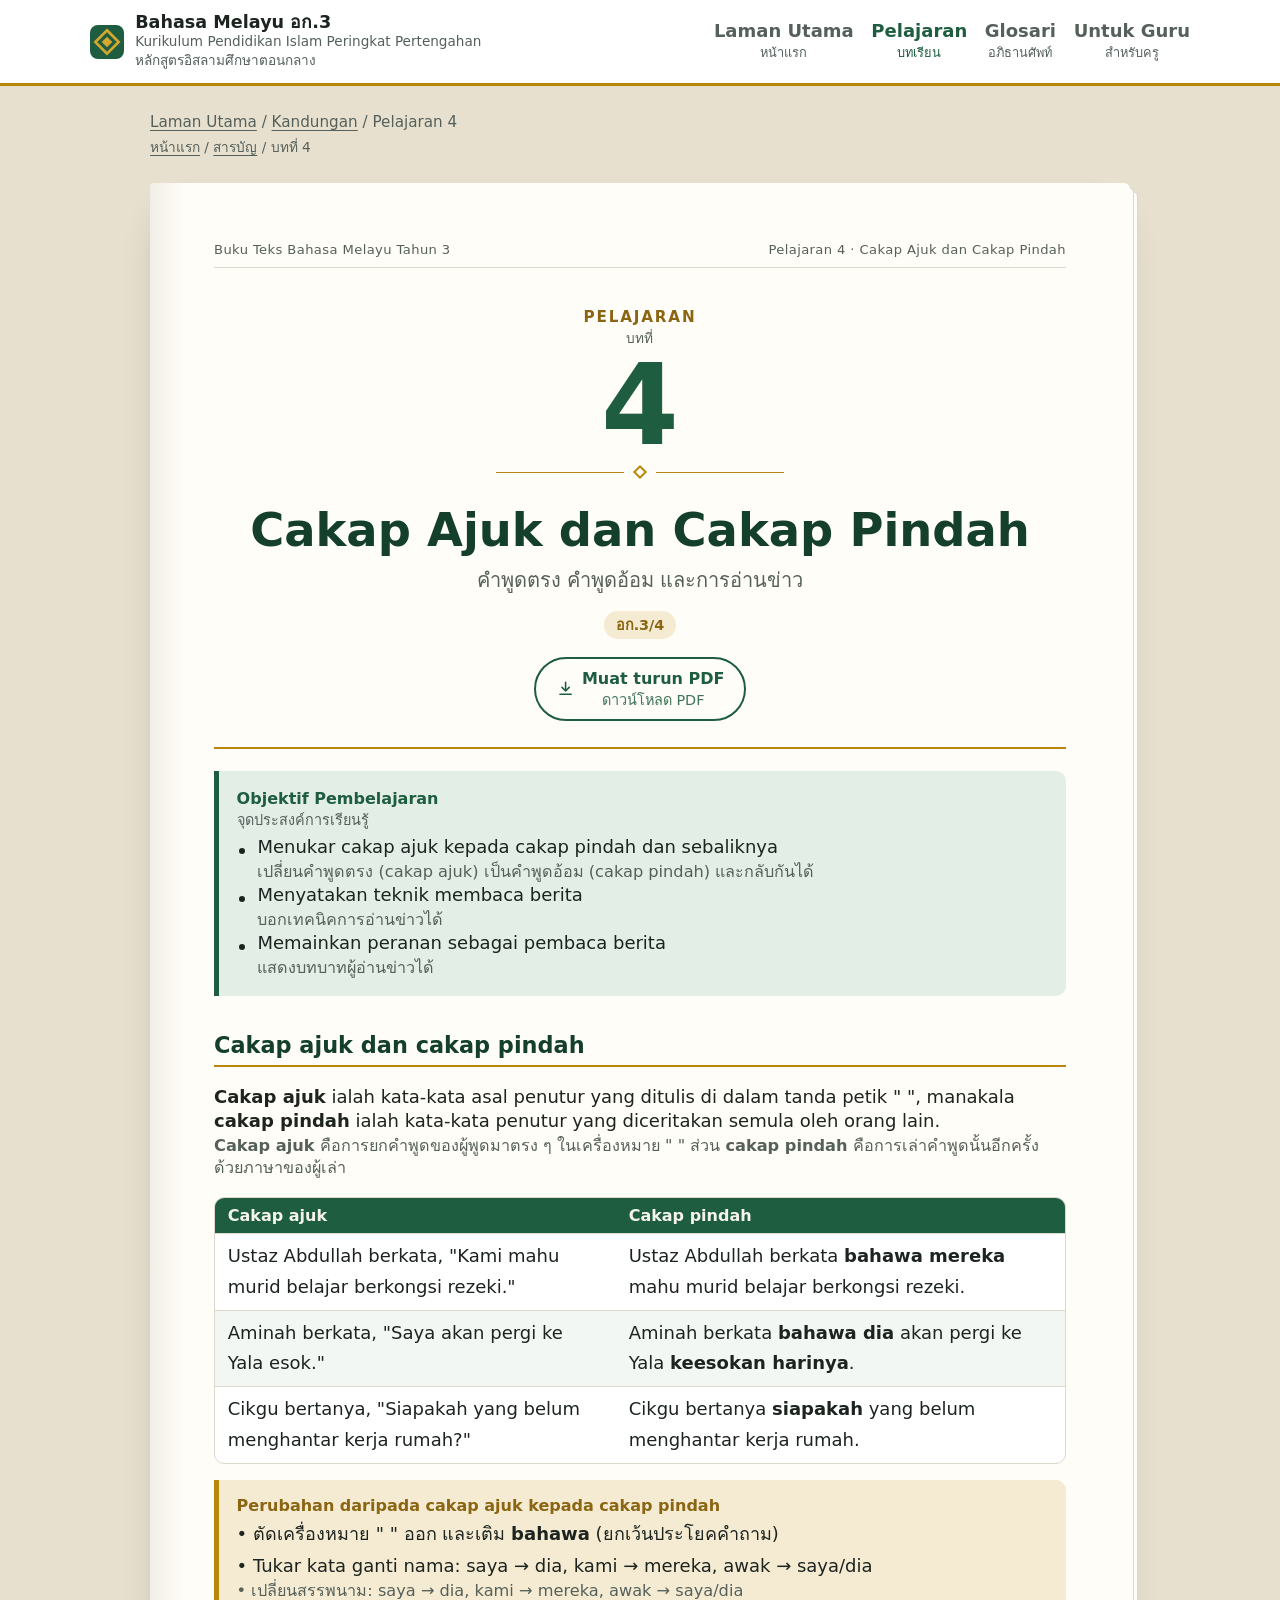
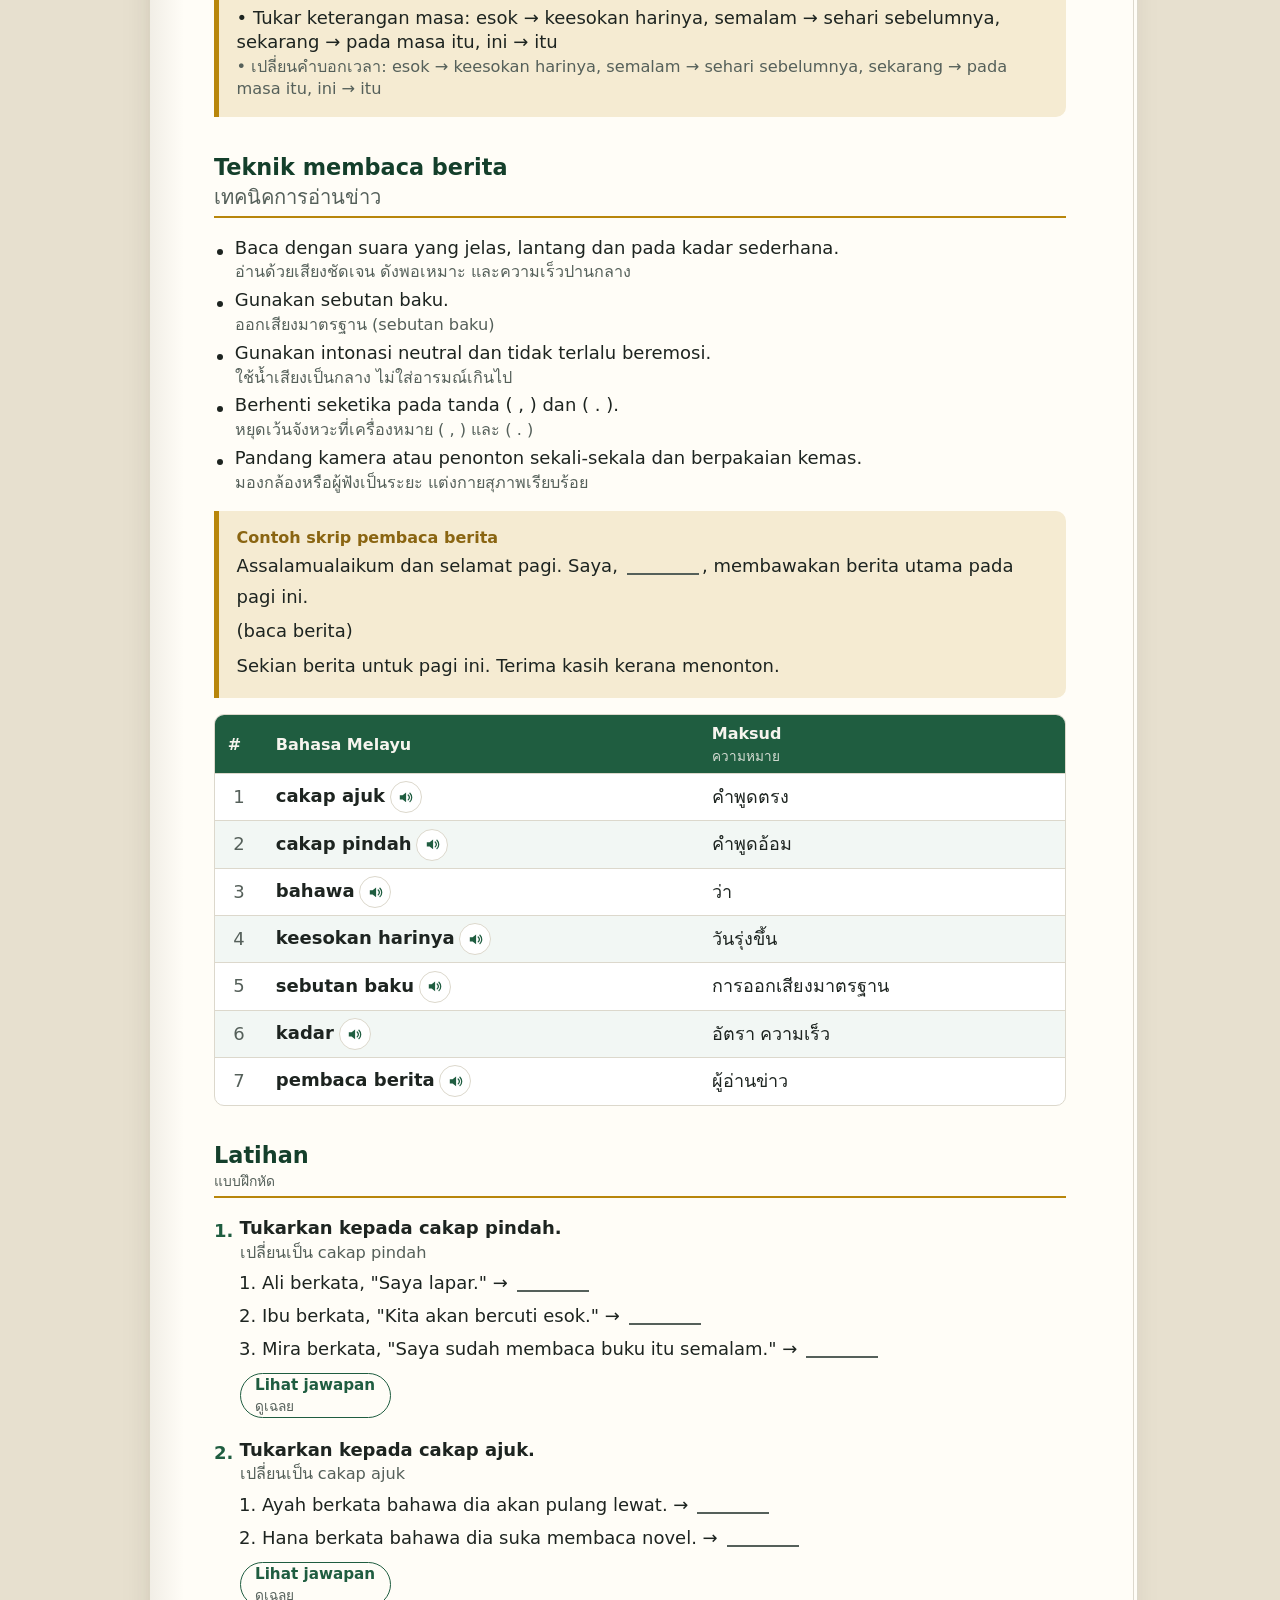
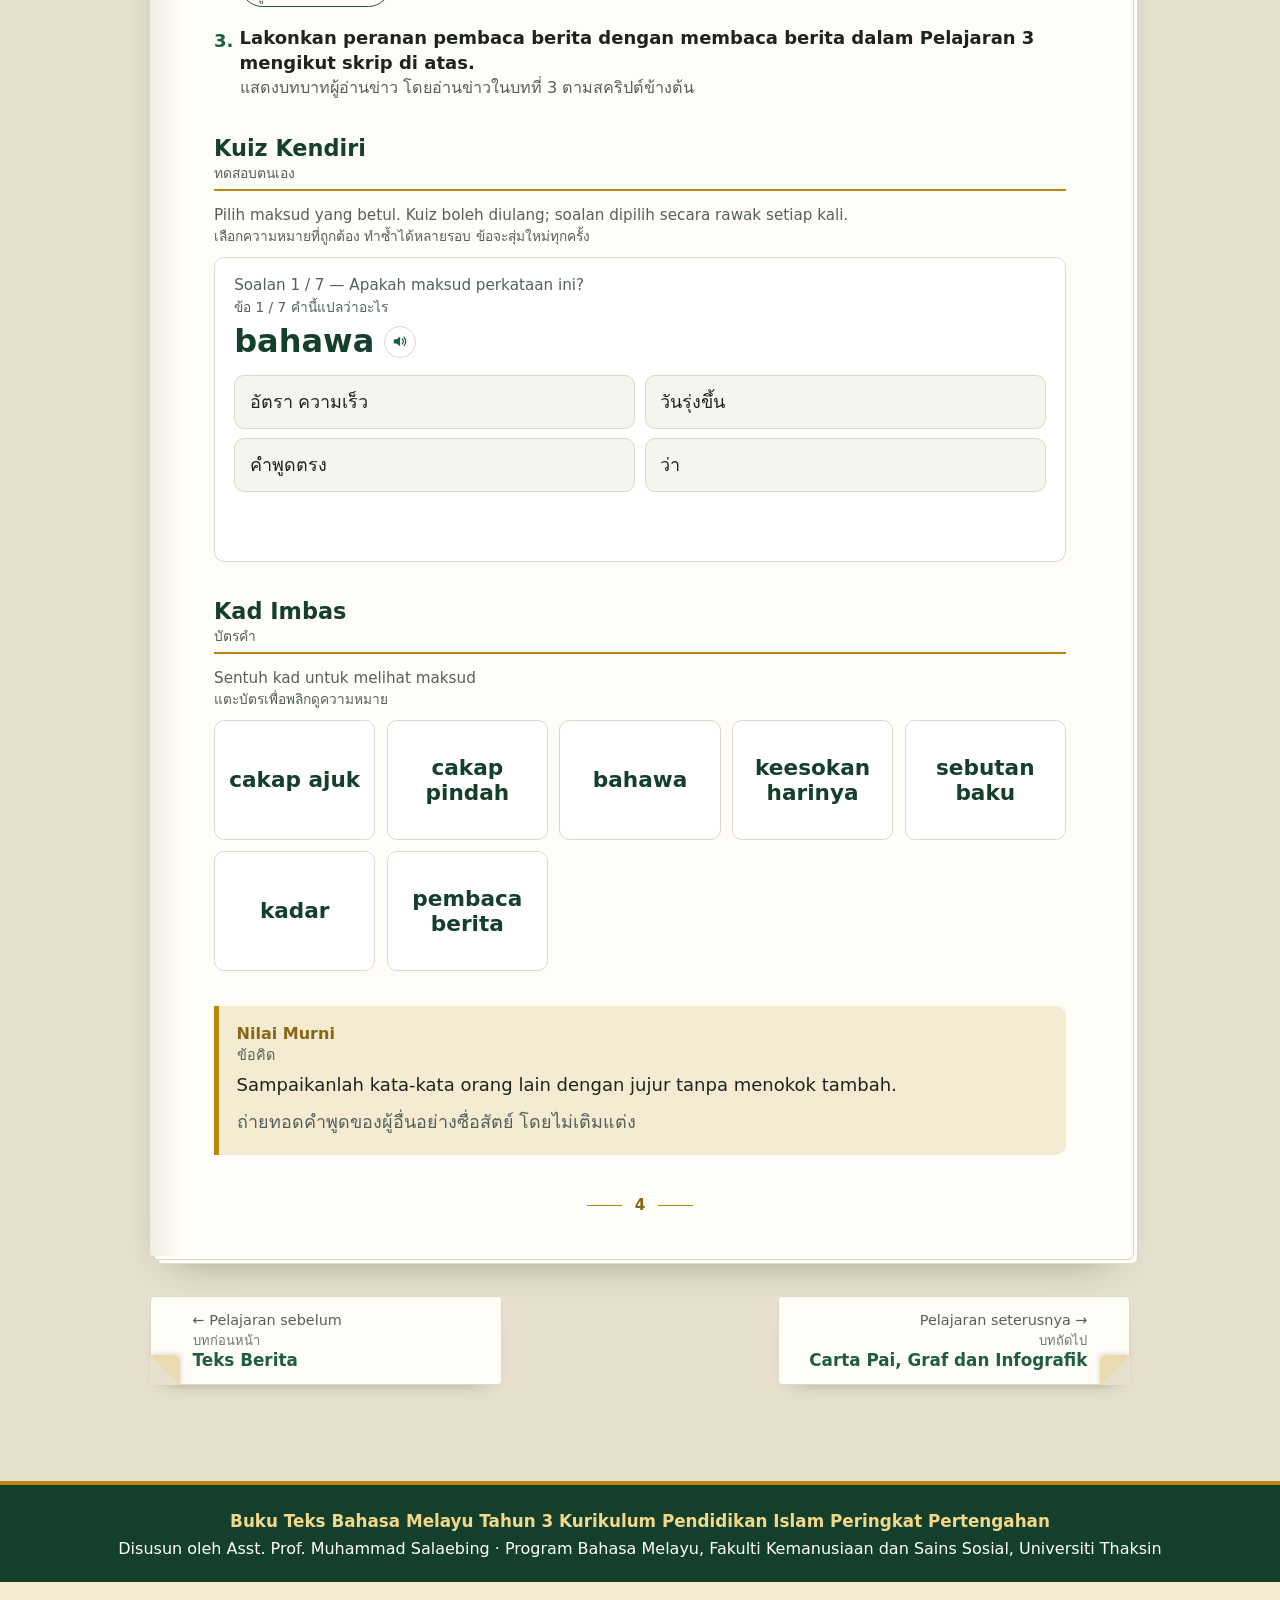
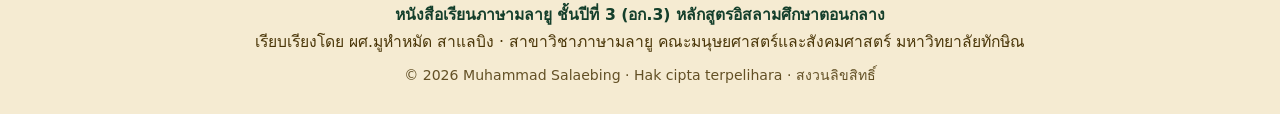
<file: pelajaran/04.html>
<!doctype html>
<html lang="th">
<head>
<meta charset="utf-8">
<meta name="viewport" content="width=device-width, initial-scale=1">
<meta http-equiv="Content-Security-Policy" content="default-src 'self'; script-src 'self' https://gc.zgo.at; style-src 'self' 'unsafe-inline' https://fonts.googleapis.com; font-src 'self' https://fonts.gstatic.com; img-src 'self' data: https://buku-bm-ak3.goatcounter.com; connect-src 'self' https://buku-bm-ak3.goatcounter.com; media-src 'self'; object-src 'none'; base-uri 'self'; form-action 'none'; upgrade-insecure-requests">
<meta name="referrer" content="strict-origin-when-cross-origin">
<title>Cakap Ajuk dan Cakap Pindah (คำพูดตรง คำพูดอ้อม และการอ่านข่าว) — Pelajaran 4 | Buku Teks Bahasa Melayu Tahun 3 · หนังสือเรียนภาษามลายู อก.3</title>
<meta name="description" content="Pelajaran 4 Cakap Ajuk dan Cakap Pindah · บทที่ 4 คำพูดตรง คำพูดอ้อม และการอ่านข่าว — Menukar cakap ajuk kepada cakap pindah dan sebaliknya; Menyatakan teknik membaca berita; Memainkan peranan sebagai pembaca berita. บทเรียนภาษามลายู ชั้น อก.3 พร้อมเสียงอ่าน แบบฝึกหัด และ PDF">
<link rel="canonical" href="https://salaebing-bahasa.github.io/buku-bm-ak3/pelajaran/04.html">
<meta name="author" content="Muhammad Salaebing (ผศ.มูหำหมัด สาแลบิง)">
<meta property="og:type" content="website">
<meta property="og:site_name" content="Buku Teks Bahasa Melayu Tahun 3 · หนังสือเรียนภาษามลายู อก.3">
<meta property="og:title" content="Cakap Ajuk dan Cakap Pindah (คำพูดตรง คำพูดอ้อม และการอ่านข่าว) — Pelajaran 4 | Buku Teks Bahasa Melayu Tahun 3 · หนังสือเรียนภาษามลายู อก.3">
<meta property="og:description" content="Pelajaran 4 Cakap Ajuk dan Cakap Pindah · บทที่ 4 คำพูดตรง คำพูดอ้อม และการอ่านข่าว — Menukar cakap ajuk kepada cakap pindah dan sebaliknya; Menyatakan teknik membaca berita; Memainkan peranan sebagai pembaca berita. บทเรียนภาษามลายู ชั้น อก.3 พร้อมเสียงอ่าน แบบฝึกหัด และ PDF">
<meta property="og:url" content="https://salaebing-bahasa.github.io/buku-bm-ak3/pelajaran/04.html">
<meta property="og:image" content="https://salaebing-bahasa.github.io/buku-bm-ak3/assets/share.png">
<meta property="og:image:width" content="1200">
<meta property="og:image:height" content="630">
<meta property="og:locale" content="th_TH">
<meta property="og:locale:alternate" content="ms_MY">
<meta name="twitter:card" content="summary_large_image">
<script type="application/ld+json">{"@context":"https://schema.org","@type":"LearningResource","name":"Pelajaran 4: Cakap Ajuk dan Cakap Pindah (คำพูดตรง คำพูดอ้อม และการอ่านข่าว)","description":"Menukar cakap ajuk kepada cakap pindah dan sebaliknya; Menyatakan teknik membaca berita; Memainkan peranan sebagai pembaca berita","inLanguage":["ms","th"],"learningResourceType":"Lesson","educationalLevel":"Tahun 3 (อก.3)","teaches":"Cakap Ajuk dan Cakap Pindah","author":{"@type":"Person","name":"Muhammad Salaebing","alternateName":"ผศ.มูหำหมัด สาแลบิง","jobTitle":"Assistant Professor","affiliation":{"@type":"CollegeOrUniversity","name":"Thaksin University","alternateName":"มหาวิทยาลัยทักษิณ"}},"isAccessibleForFree":true,"isPartOf":{"@type":"Book","name":"Buku Teks Bahasa Melayu Tahun 3 · หนังสือเรียนภาษามลายู อก.3","url":"https://salaebing-bahasa.github.io/buku-bm-ak3/"},"encoding":{"@type":"MediaObject","encodingFormat":"application/pdf","contentUrl":"https://salaebing-bahasa.github.io/buku-bm-ak3/pdf/pelajaran-04.pdf"}}</script>
<link rel="preconnect" href="https://fonts.googleapis.com"><link rel="preconnect" href="https://fonts.gstatic.com" crossorigin><link href="https://fonts.googleapis.com/css2?family=Bai+Jamjuree:wght@500;600;700&family=Noto+Naskh+Arabic:wght@400;600&family=Sarabun:ital,wght@0,400;0,600;1,400&display=swap" rel="stylesheet">
<link rel="stylesheet" href="../assets/style.css">
<link rel="icon" href="../assets/favicon.svg" type="image/svg+xml">
</head>
<body>
<a class="skip" href="#isi"><span class="bi"><span lang="ms">Langkau ke kandungan</span><span class="tr">ข้ามไปยังเนื้อหา</span></span></a>
<header class="site-head">
  <a class="brand" href="../index.html"><span class="mark" aria-hidden="true"></span><span>Bahasa Melayu อก.3<small lang="ms">Kurikulum Pendidikan Islam Peringkat Pertengahan</small><small>หลักสูตรอิสลามศึกษาตอนกลาง</small></span></a>
  <nav aria-label="Menu utama · เมนูหลัก"><a href="../index.html"><span lang="ms">Laman Utama</span><small>หน้าแรก</small></a><a href="../index.html#pelajaran" aria-current="page"><span lang="ms">Pelajaran</span><small>บทเรียน</small></a><a href="../glosari.html"><span lang="ms">Glosari</span><small>อภิธานศัพท์</small></a><a href="../index.html#guru"><span lang="ms">Untuk Guru</span><small>สำหรับครู</small></a></nav>
</header>
<main id="isi">

<nav class="crumb" aria-label="Lokasi · ตำแหน่ง"><p lang="ms"><a href="../index.html">Laman Utama</a> / <a href="../index.html#pelajaran">Kandungan</a> / <span>Pelajaran 4</span></p><p class="tr"><a href="../index.html">หน้าแรก</a> / <a href="../index.html#pelajaran">สารบัญ</a> / <span>บทที่ 4</span></p></nav>
<article class="sheet">
<p class="running" aria-hidden="true"><span lang="ms">Buku Teks Bahasa Melayu Tahun 3</span><span>Pelajaran 4 · Cakap Ajuk dan Cakap Pindah</span></p>
<header class="opener">
  <p class="op-k"><span class="bi"><span lang="ms">Pelajaran</span><span class="tr">บทที่</span></span></p>
  <p class="op-n" aria-hidden="true">4</p>
  <p class="orn" aria-hidden="true"><span></span></p>
  <h1>Cakap Ajuk dan Cakap Pindah</h1>
  <p class="th-title">คำพูดตรง คำพูดอ้อม และการอ่านข่าว</p>
  <ul class="chips" aria-label="Petunjuk · ตัวชี้วัด"><li title="Memainkan peranan sebagai pembaca berita · แสดงบทบาทหน้าที่ผู้อ่านข่าว">อก.3/4</li></ul>
  <a class="btn-ghost dl" href="../pdf/pelajaran-04.pdf" download="Bahasa-Melayu-AK3-Pelajaran-04.pdf"><svg viewBox="0 0 24 24" aria-hidden="true"><path d="M12 4v11m0 0-4.5-4.5M12 15l4.5-4.5M5 19h14" fill="none" stroke="currentColor" stroke-width="2" stroke-linecap="round" stroke-linejoin="round"/></svg><span class="bi"><span lang="ms">Muat turun PDF</span><span class="tr">ดาวน์โหลด PDF</span></span></a>
</header>
<aside class="box obj"><p class="box-t"><span class="bi"><span lang="ms">Objektif Pembelajaran</span><span class="tr">จุดประสงค์การเรียนรู้</span></span></p><ul><li><span class="bi"><span lang="ms">Menukar cakap ajuk kepada cakap pindah dan sebaliknya</span><span class="tr">เปลี่ยนคำพูดตรง (cakap ajuk) เป็นคำพูดอ้อม (cakap pindah) และกลับกันได้</span></span></li><li><span class="bi"><span lang="ms">Menyatakan teknik membaca berita</span><span class="tr">บอกเทคนิคการอ่านข่าวได้</span></span></li><li><span class="bi"><span lang="ms">Memainkan peranan sebagai pembaca berita</span><span class="tr">แสดงบทบาทผู้อ่านข่าวได้</span></span></li></ul></aside>
<section class="sec"><h3>Cakap ajuk dan cakap pindah</h3><p><span class="bi"><span lang="ms"><strong>Cakap ajuk</strong> ialah kata-kata asal penutur yang ditulis di dalam tanda petik &quot; &quot;, manakala <strong>cakap pindah</strong> ialah kata-kata penutur yang diceritakan semula oleh orang lain.</span><span class="tr"><strong>Cakap ajuk</strong> คือการยกคำพูดของผู้พูดมาตรง ๆ ในเครื่องหมาย &quot; &quot;  ส่วน <strong>cakap pindah</strong> คือการเล่าคำพูดนั้นอีกครั้งด้วยภาษาของผู้เล่า</span></span></p>
<div class="tbl"><table><thead><tr><th>Cakap ajuk</th><th>Cakap pindah</th></tr></thead><tbody><tr><td>Ustaz Abdullah berkata, &quot;Kami mahu murid belajar berkongsi rezeki.&quot;</td><td>Ustaz Abdullah berkata <strong>bahawa mereka</strong> mahu murid belajar berkongsi rezeki.</td></tr><tr><td>Aminah berkata, &quot;Saya akan pergi ke Yala esok.&quot;</td><td>Aminah berkata <strong>bahawa dia</strong> akan pergi ke Yala <strong>keesokan harinya</strong>.</td></tr><tr><td>Cikgu bertanya, &quot;Siapakah yang belum menghantar kerja rumah?&quot;</td><td>Cikgu bertanya <strong>siapakah</strong> yang belum menghantar kerja rumah.</td></tr></tbody></table></div>
<aside class="box note"><p class="box-t">Perubahan daripada cakap ajuk kepada cakap pindah</p><p>•  ตัดเครื่องหมาย &quot; &quot; ออก และเติม <strong>bahawa</strong> (ยกเว้นประโยคคำถาม)</p><p><span class="bi"><span lang="ms">•  Tukar kata ganti nama: saya → dia,  kami → mereka,  awak → saya/dia</span><span class="tr">•  เปลี่ยนสรรพนาม: saya → dia,  kami → mereka,  awak → saya/dia</span></span></p><p><span class="bi"><span lang="ms">•  Tukar keterangan masa: esok → keesokan harinya,  semalam → sehari sebelumnya,  sekarang → pada masa itu,  ini → itu</span><span class="tr">•  เปลี่ยนคำบอกเวลา: esok → keesokan harinya,  semalam → sehari sebelumnya,  sekarang → pada masa itu,  ini → itu</span></span></p></aside></section>
<section class="sec"><h3><span class="bi"><span lang="ms">Teknik membaca berita</span><span class="tr">เทคนิคการอ่านข่าว</span></span></h3><ul class="bul"><li><span class="bi"><span lang="ms">Baca dengan suara yang jelas, lantang dan pada kadar sederhana.</span><span class="tr">อ่านด้วยเสียงชัดเจน ดังพอเหมาะ และความเร็วปานกลาง</span></span></li><li><span class="bi"><span lang="ms">Gunakan sebutan baku.</span><span class="tr">ออกเสียงมาตรฐาน (sebutan baku)</span></span></li><li><span class="bi"><span lang="ms">Gunakan intonasi neutral dan tidak terlalu beremosi.</span><span class="tr">ใช้น้ำเสียงเป็นกลาง ไม่ใส่อารมณ์เกินไป</span></span></li><li><span class="bi"><span lang="ms">Berhenti seketika pada tanda ( , ) dan ( . ).</span><span class="tr">หยุดเว้นจังหวะที่เครื่องหมาย ( , ) และ ( . )</span></span></li><li><span class="bi"><span lang="ms">Pandang kamera atau penonton sekali-sekala dan berpakaian kemas.</span><span class="tr">มองกล้องหรือผู้ฟังเป็นระยะ แต่งกายสุภาพเรียบร้อย</span></span></li></ul>
<aside class="box note"><p class="box-t">Contoh skrip pembaca berita</p><p>Assalamualaikum dan selamat pagi. Saya, <span class="blank" aria-label="ช่องว่าง"></span>, membawakan berita utama pada pagi ini.</p><p>(baca berita)</p><p>Sekian berita untuk pagi ini. Terima kasih kerana menonton.</p></aside>
<div class="tbl"><table class="vocab"><thead><tr><th>#</th><th>Bahasa Melayu</th><th><span class="bi"><span lang="ms">Maksud</span><span class="tr">ความหมาย</span></span></th></tr></thead><tbody><tr><td class="n">1</td><td class="ms"><span>cakap ajuk</span><button type="button" class="say" data-say="cakap ajuk" aria-label="ฟังเสียง cakap ajuk" title="ฟังเสียง"><svg viewBox="0 0 24 24" aria-hidden="true"><path d="M4 9h4l5-4v14l-5-4H4z" fill="currentColor"/><path d="M16 8.5a5 5 0 0 1 0 7M18.5 6a8.5 8.5 0 0 1 0 12" fill="none" stroke="currentColor" stroke-width="1.8" stroke-linecap="round"/></svg></button></td><td>คำพูดตรง</td></tr><tr><td class="n">2</td><td class="ms"><span>cakap pindah</span><button type="button" class="say" data-say="cakap pindah" aria-label="ฟังเสียง cakap pindah" title="ฟังเสียง"><svg viewBox="0 0 24 24" aria-hidden="true"><path d="M4 9h4l5-4v14l-5-4H4z" fill="currentColor"/><path d="M16 8.5a5 5 0 0 1 0 7M18.5 6a8.5 8.5 0 0 1 0 12" fill="none" stroke="currentColor" stroke-width="1.8" stroke-linecap="round"/></svg></button></td><td>คำพูดอ้อม</td></tr><tr><td class="n">3</td><td class="ms"><span>bahawa</span><button type="button" class="say" data-say="bahawa" aria-label="ฟังเสียง bahawa" title="ฟังเสียง"><svg viewBox="0 0 24 24" aria-hidden="true"><path d="M4 9h4l5-4v14l-5-4H4z" fill="currentColor"/><path d="M16 8.5a5 5 0 0 1 0 7M18.5 6a8.5 8.5 0 0 1 0 12" fill="none" stroke="currentColor" stroke-width="1.8" stroke-linecap="round"/></svg></button></td><td>ว่า</td></tr><tr><td class="n">4</td><td class="ms"><span>keesokan harinya</span><button type="button" class="say" data-say="keesokan harinya" aria-label="ฟังเสียง keesokan harinya" title="ฟังเสียง"><svg viewBox="0 0 24 24" aria-hidden="true"><path d="M4 9h4l5-4v14l-5-4H4z" fill="currentColor"/><path d="M16 8.5a5 5 0 0 1 0 7M18.5 6a8.5 8.5 0 0 1 0 12" fill="none" stroke="currentColor" stroke-width="1.8" stroke-linecap="round"/></svg></button></td><td>วันรุ่งขึ้น</td></tr><tr><td class="n">5</td><td class="ms"><span>sebutan baku</span><button type="button" class="say" data-say="sebutan baku" aria-label="ฟังเสียง sebutan baku" title="ฟังเสียง"><svg viewBox="0 0 24 24" aria-hidden="true"><path d="M4 9h4l5-4v14l-5-4H4z" fill="currentColor"/><path d="M16 8.5a5 5 0 0 1 0 7M18.5 6a8.5 8.5 0 0 1 0 12" fill="none" stroke="currentColor" stroke-width="1.8" stroke-linecap="round"/></svg></button></td><td>การออกเสียงมาตรฐาน</td></tr><tr><td class="n">6</td><td class="ms"><span>kadar</span><button type="button" class="say" data-say="kadar" aria-label="ฟังเสียง kadar" title="ฟังเสียง"><svg viewBox="0 0 24 24" aria-hidden="true"><path d="M4 9h4l5-4v14l-5-4H4z" fill="currentColor"/><path d="M16 8.5a5 5 0 0 1 0 7M18.5 6a8.5 8.5 0 0 1 0 12" fill="none" stroke="currentColor" stroke-width="1.8" stroke-linecap="round"/></svg></button></td><td>อัตรา ความเร็ว</td></tr><tr><td class="n">7</td><td class="ms"><span>pembaca berita</span><button type="button" class="say" data-say="pembaca berita" aria-label="ฟังเสียง pembaca berita" title="ฟังเสียง"><svg viewBox="0 0 24 24" aria-hidden="true"><path d="M4 9h4l5-4v14l-5-4H4z" fill="currentColor"/><path d="M16 8.5a5 5 0 0 1 0 7M18.5 6a8.5 8.5 0 0 1 0 12" fill="none" stroke="currentColor" stroke-width="1.8" stroke-linecap="round"/></svg></button></td><td>ผู้อ่านข่าว</td></tr></tbody></table></div></section>
<section class="sec" id="latihan"><h3><span lang="ms">Latihan</span><span class="h-th">แบบฝึกหัด</span></h3><ol class="latihan"><li><p class="q"><span class="bi"><span lang="ms">Tukarkan kepada cakap pindah.</span><span class="tr">เปลี่ยนเป็น cakap pindah</span></span></p><ol class="items"><li>Ali berkata, &quot;Saya lapar.&quot;  →  <span class="blank" aria-label="ช่องว่าง"></span></li><li>Ibu berkata, &quot;Kita akan bercuti esok.&quot;  →  <span class="blank" aria-label="ช่องว่าง"></span></li><li>Mira berkata, &quot;Saya sudah membaca buku itu semalam.&quot;  →  <span class="blank" aria-label="ช่องว่าง"></span></li></ol><details class="ans"><summary><span class="bi"><span lang="ms">Lihat jawapan</span><span class="tr">ดูเฉลย</span></span></summary><p>Ali berkata bahawa dia lapar. / Ibu berkata bahawa mereka akan bercuti keesokan harinya. / Mira berkata bahawa dia sudah membaca buku itu sehari sebelumnya.</p></details></li><li><p class="q"><span class="bi"><span lang="ms">Tukarkan kepada cakap ajuk.</span><span class="tr">เปลี่ยนเป็น cakap ajuk</span></span></p><ol class="items"><li>Ayah berkata bahawa dia akan pulang lewat.  →  <span class="blank" aria-label="ช่องว่าง"></span></li><li>Hana berkata bahawa dia suka membaca novel.  →  <span class="blank" aria-label="ช่องว่าง"></span></li></ol><details class="ans"><summary><span class="bi"><span lang="ms">Lihat jawapan</span><span class="tr">ดูเฉลย</span></span></summary><p>Ayah berkata, &quot;Saya akan pulang lewat.&quot; / Hana berkata, &quot;Saya suka membaca novel.&quot;</p></details></li><li><p class="q"><span class="bi"><span lang="ms">Lakonkan peranan pembaca berita dengan membaca berita dalam Pelajaran 3 mengikut skrip di atas.</span><span class="tr">แสดงบทบาทผู้อ่านข่าว โดยอ่านข่าวในบทที่ 3 ตามสคริปต์ข้างต้น</span></span></p></li></ol></section>

<section class="sec kuiz" id="kuiz">
  <h3><span lang="ms">Kuiz Kendiri</span><span class="h-th">ทดสอบตนเอง</span></h3>
  <p class="hint"><span class="bi"><span lang="ms">Pilih maksud yang betul. Kuiz boleh diulang; soalan dipilih secara rawak setiap kali.</span><span class="tr">เลือกความหมายที่ถูกต้อง ทำซ้ำได้หลายรอบ ข้อจะสุ่มใหม่ทุกครั้ง</span></span></p>
  <div class="quiz" data-vocab="[{&quot;ms&quot;:&quot;cakap ajuk&quot;,&quot;th&quot;:&quot;คำพูดตรง&quot;},{&quot;ms&quot;:&quot;cakap pindah&quot;,&quot;th&quot;:&quot;คำพูดอ้อม&quot;},{&quot;ms&quot;:&quot;bahawa&quot;,&quot;th&quot;:&quot;ว่า&quot;},{&quot;ms&quot;:&quot;keesokan harinya&quot;,&quot;th&quot;:&quot;วันรุ่งขึ้น&quot;},{&quot;ms&quot;:&quot;sebutan baku&quot;,&quot;th&quot;:&quot;การออกเสียงมาตรฐาน&quot;},{&quot;ms&quot;:&quot;kadar&quot;,&quot;th&quot;:&quot;อัตรา ความเร็ว&quot;},{&quot;ms&quot;:&quot;pembaca berita&quot;,&quot;th&quot;:&quot;ผู้อ่านข่าว&quot;}]"></div>
</section>
<section class="sec" id="kad">
  <h3><span lang="ms">Kad Imbas</span><span class="h-th">บัตรคำ</span></h3>
  <p class="hint"><span class="bi"><span lang="ms">Sentuh kad untuk melihat maksud</span><span class="tr">แตะบัตรเพื่อพลิกดูความหมาย</span></span></p>
  <div class="cards" data-vocab="[{&quot;ms&quot;:&quot;cakap ajuk&quot;,&quot;th&quot;:&quot;คำพูดตรง&quot;},{&quot;ms&quot;:&quot;cakap pindah&quot;,&quot;th&quot;:&quot;คำพูดอ้อม&quot;},{&quot;ms&quot;:&quot;bahawa&quot;,&quot;th&quot;:&quot;ว่า&quot;},{&quot;ms&quot;:&quot;keesokan harinya&quot;,&quot;th&quot;:&quot;วันรุ่งขึ้น&quot;},{&quot;ms&quot;:&quot;sebutan baku&quot;,&quot;th&quot;:&quot;การออกเสียงมาตรฐาน&quot;},{&quot;ms&quot;:&quot;kadar&quot;,&quot;th&quot;:&quot;อัตรา ความเร็ว&quot;},{&quot;ms&quot;:&quot;pembaca berita&quot;,&quot;th&quot;:&quot;ผู้อ่านข่าว&quot;}]"></div>
</section>
<aside class="box nilai"><p class="box-t"><span class="bi"><span lang="ms">Nilai Murni</span><span class="tr">ข้อคิด</span></span></p><p lang="ms">Sampaikanlah kata-kata orang lain dengan jujur tanpa menokok tambah.</p><p class="tr nilai-th">ถ่ายทอดคำพูดของผู้อื่นอย่างซื่อสัตย์ โดยไม่เติมแต่ง</p></aside>
<p class="folio" aria-hidden="true"><span>4</span></p>
</article>
<nav class="pager" aria-label="Pelajaran sebelum dan seterusnya · บทก่อนหน้าและถัดไป">
  <a class="prev" href="03.html" rel="prev"><small><span class="bi"><span lang="ms">← Pelajaran sebelum</span><span class="tr">บทก่อนหน้า</span></span></small>Teks Berita</a>
  <a class="next" href="05.html" rel="next"><small><span class="bi"><span lang="ms">Pelajaran seterusnya →</span><span class="tr">บทถัดไป</span></span></small>Carta Pai, Graf dan Infografik</a>
</nav>
<p class="swipe-hint"><span class="bi"><span lang="ms">Leret ke kiri atau ke kanan untuk menukar pelajaran</span><span class="tr">ปัดซ้ายหรือขวาเพื่อเปลี่ยนบท</span></span></p>
</main>
<footer class="site-foot">
  <div class="foot-ms" lang="ms">
    <p>Buku Teks Bahasa Melayu Tahun 3 Kurikulum Pendidikan Islam Peringkat Pertengahan</p>
    <p>Disusun oleh Asst. Prof. Muhammad Salaebing · Program Bahasa Melayu, Fakulti Kemanusiaan dan Sains Sosial, Universiti Thaksin</p>
  </div>
  <div class="foot-th">
    <p>หนังสือเรียนภาษามลายู ชั้นปีที่ 3 (อก.3) หลักสูตรอิสลามศึกษาตอนกลาง</p>
    <p>เรียบเรียงโดย ผศ.มูหำหมัด สาแลบิง · สาขาวิชาภาษามลายู คณะมนุษยศาสตร์และสังคมศาสตร์ มหาวิทยาลัยทักษิณ</p>
    <p class="copy">© 2026 Muhammad Salaebing · <span lang="ms">Hak cipta terpelihara</span> · สงวนลิขสิทธิ์</p>
  </div>
</footer>
<script src="../assets/app.js"></script>
<script data-goatcounter="https://buku-bm-ak3.goatcounter.com/count" async src="https://gc.zgo.at/count.js"></script>
</body>
</html>
</file>
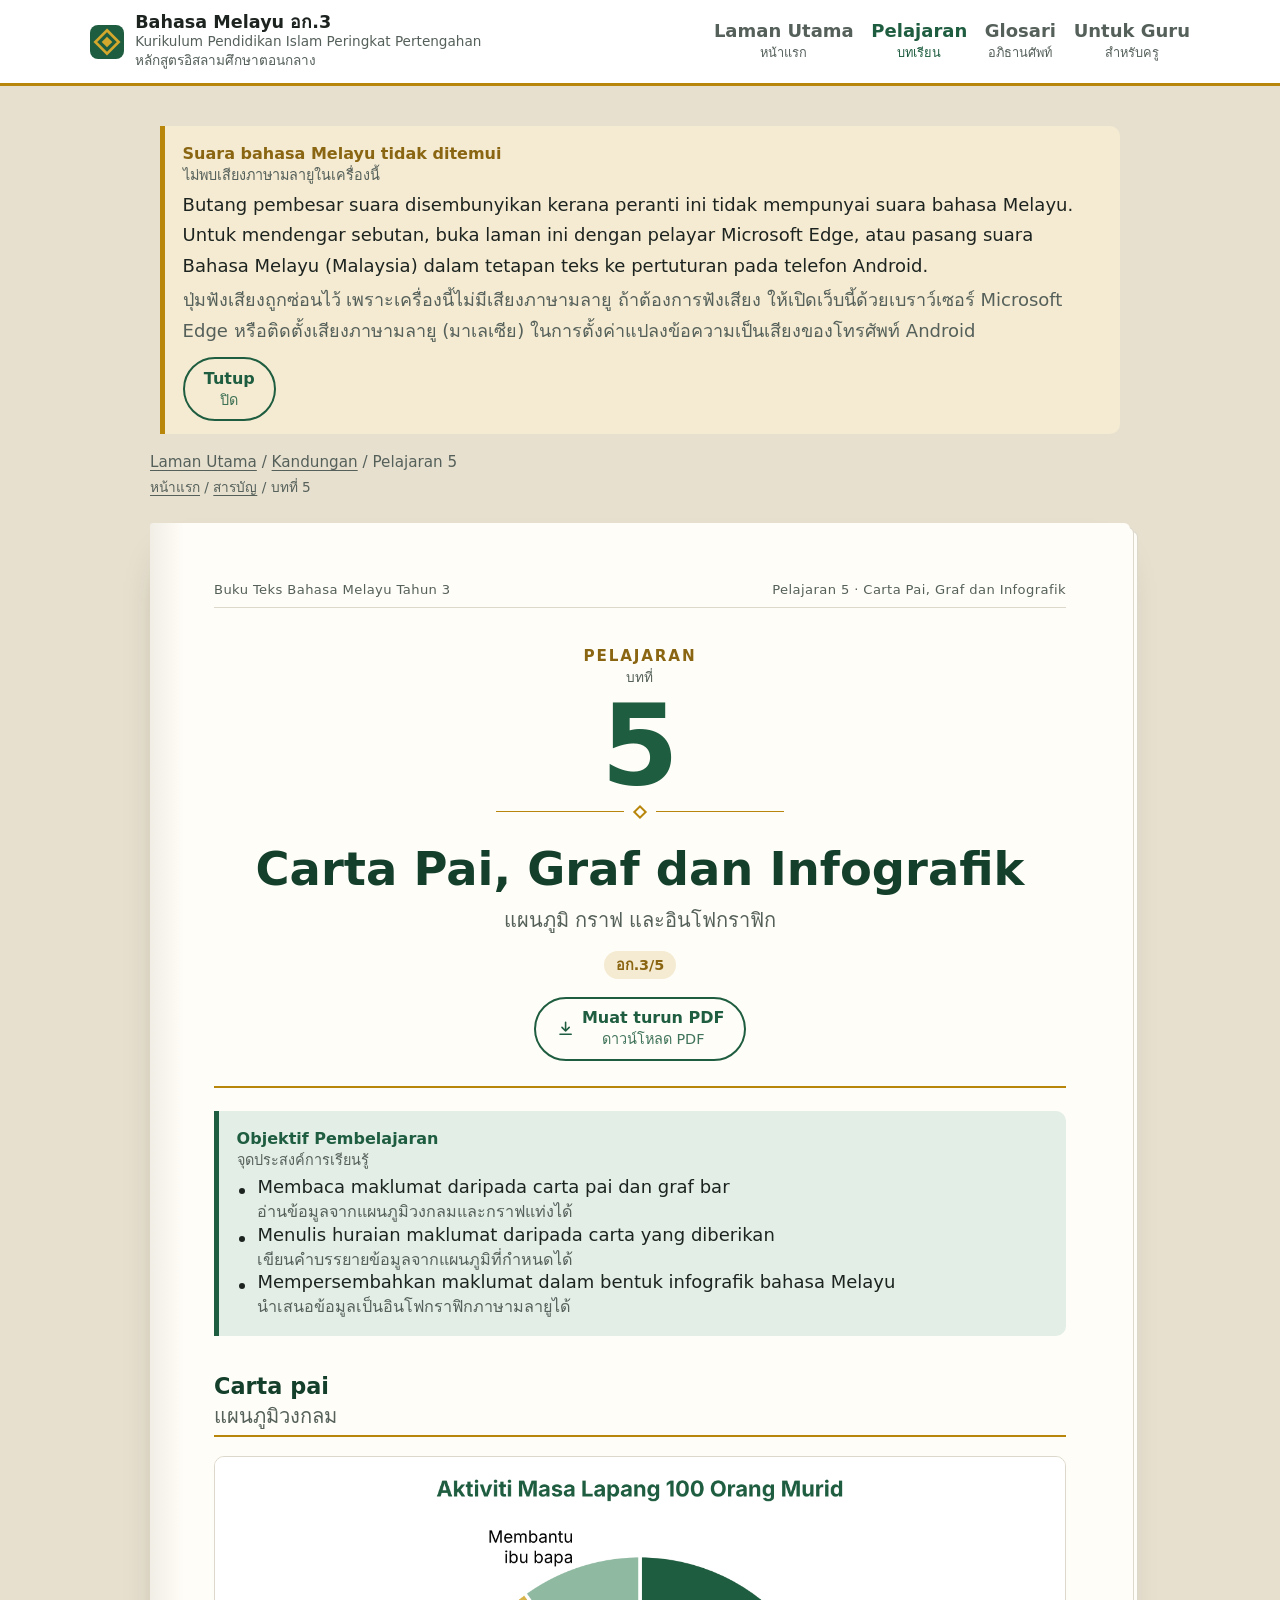
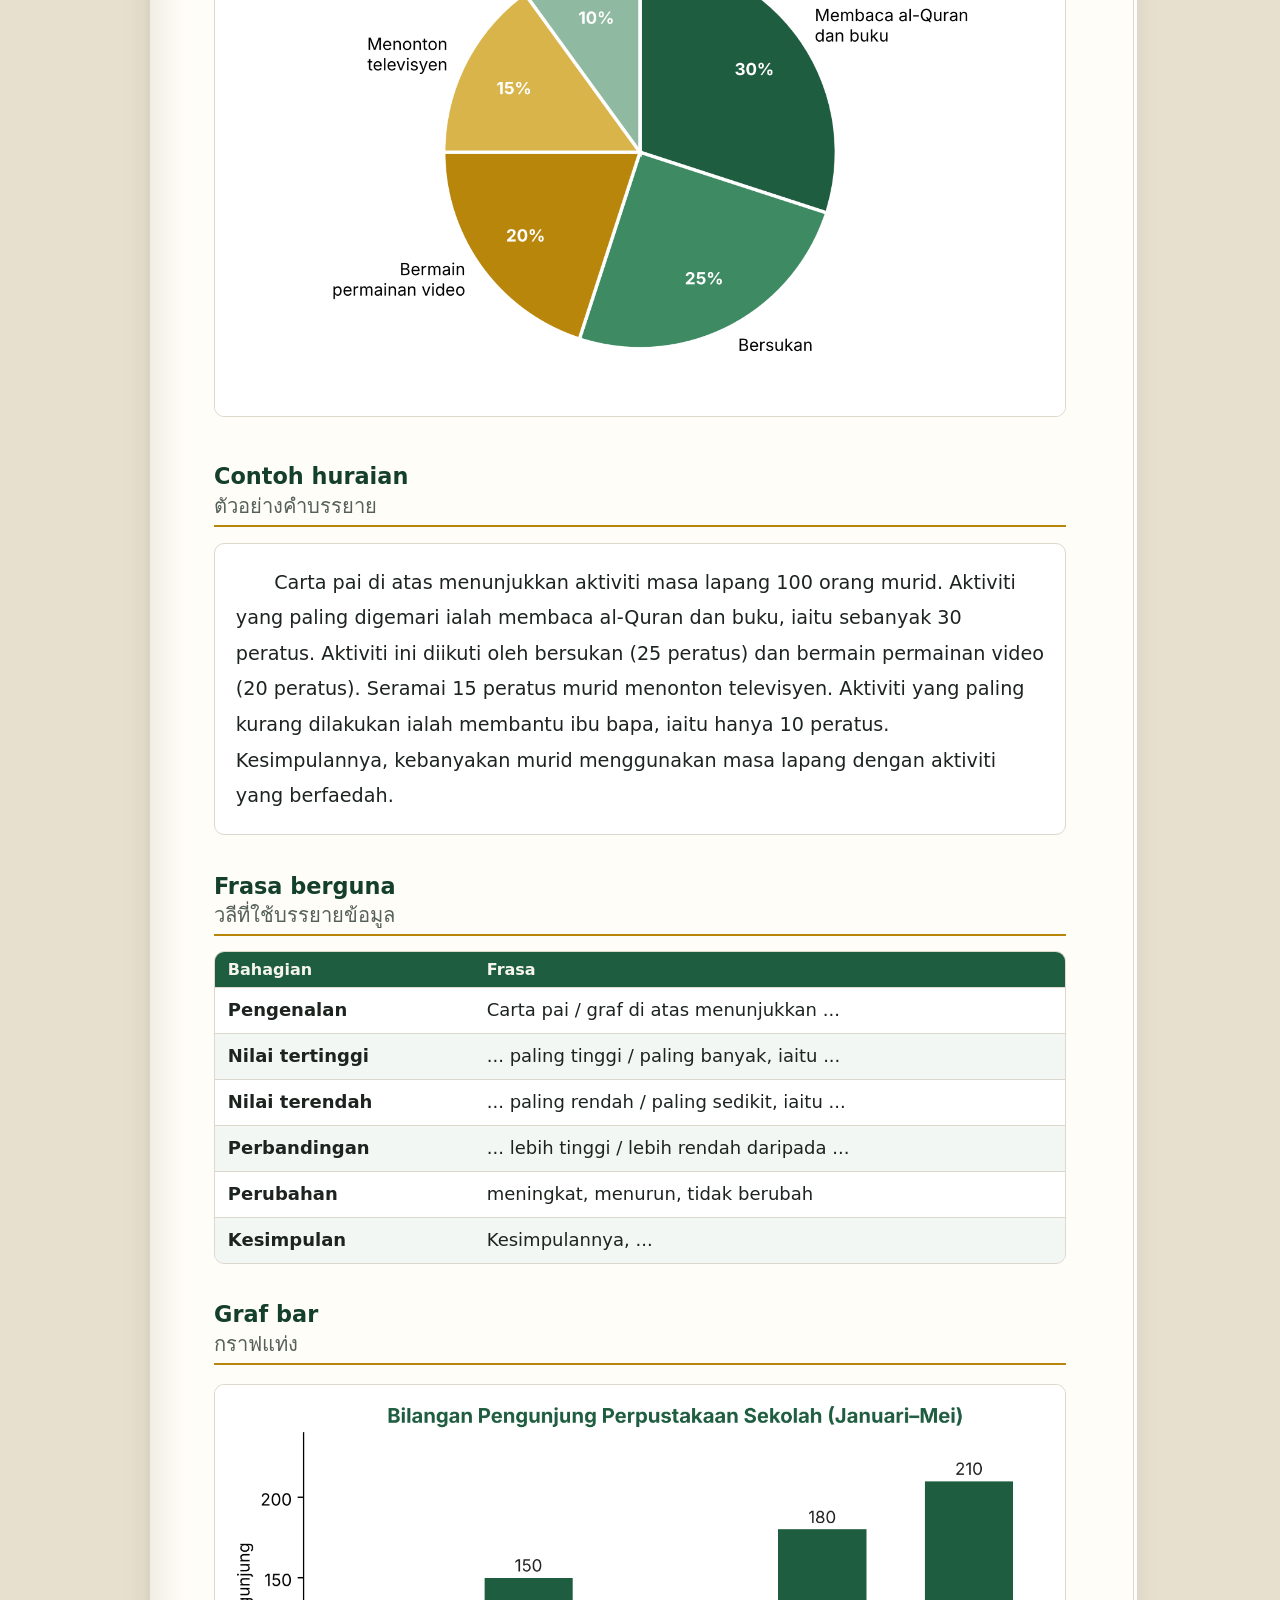
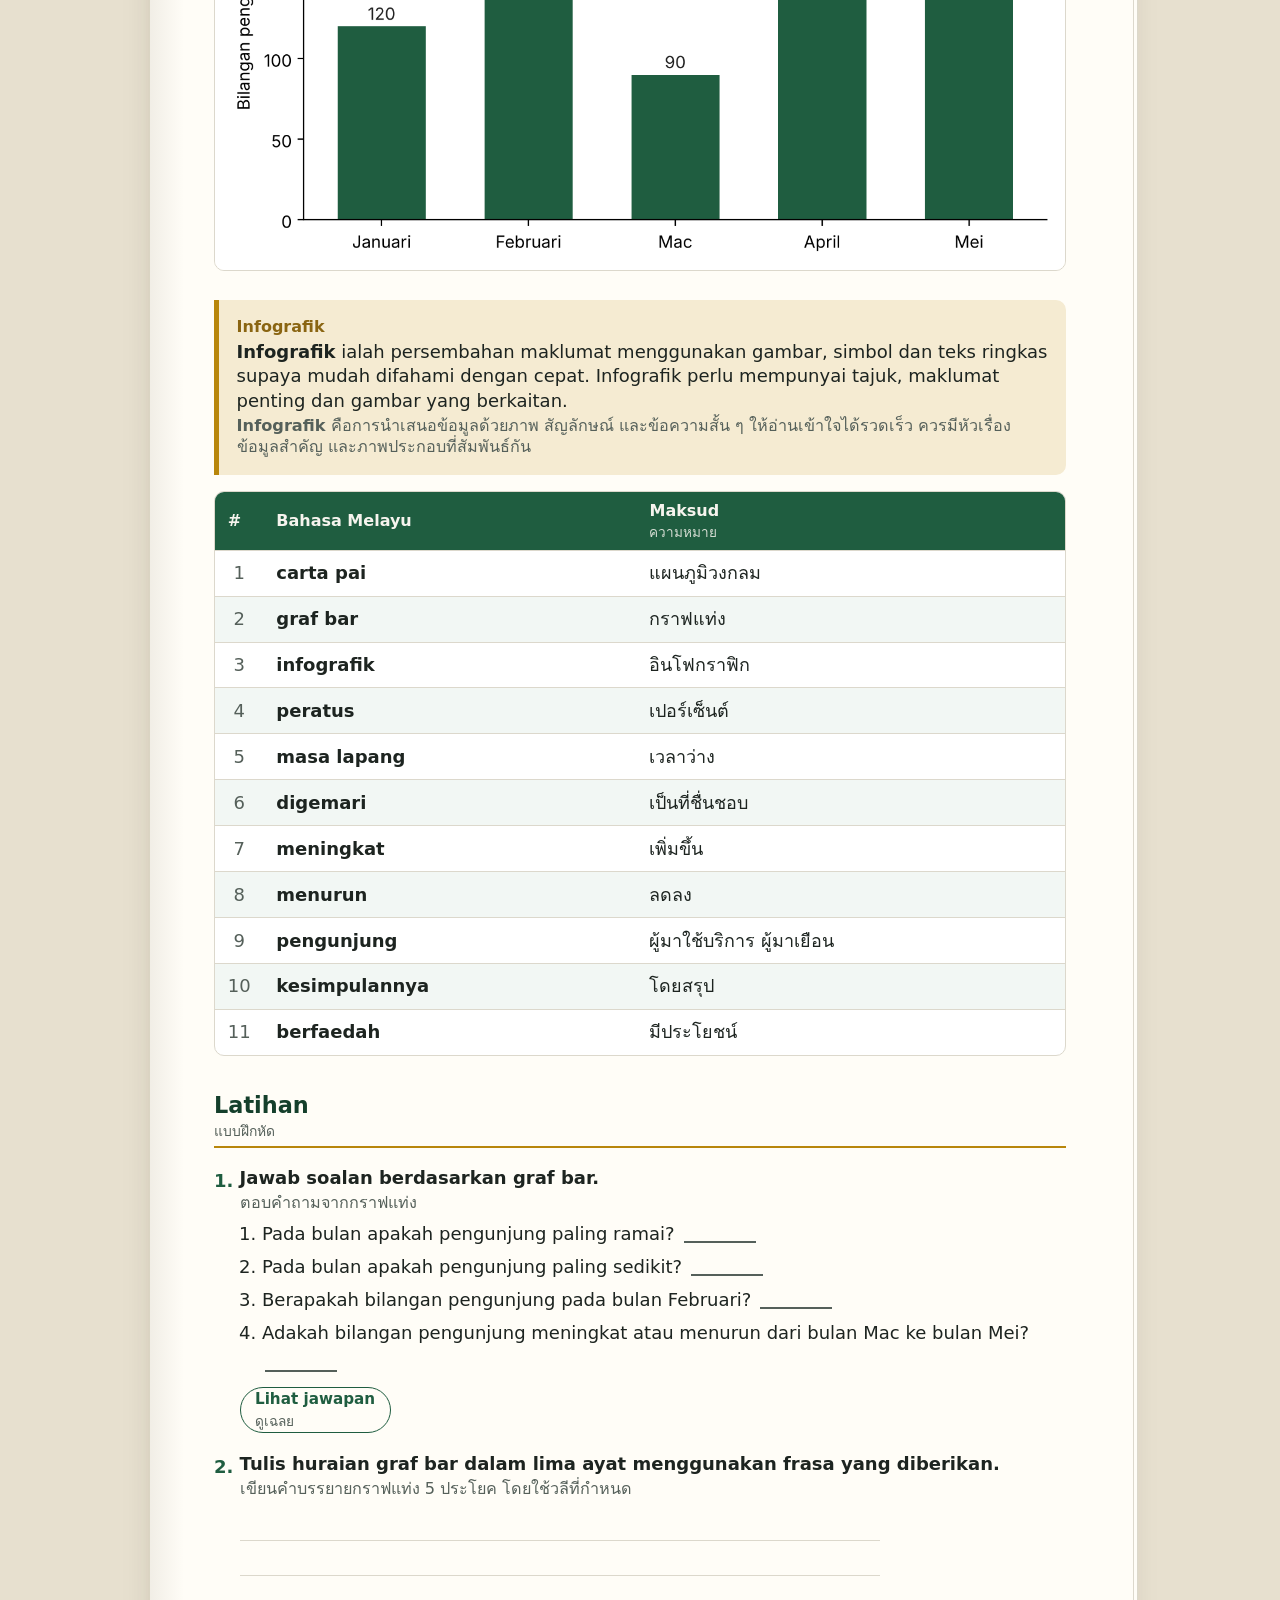
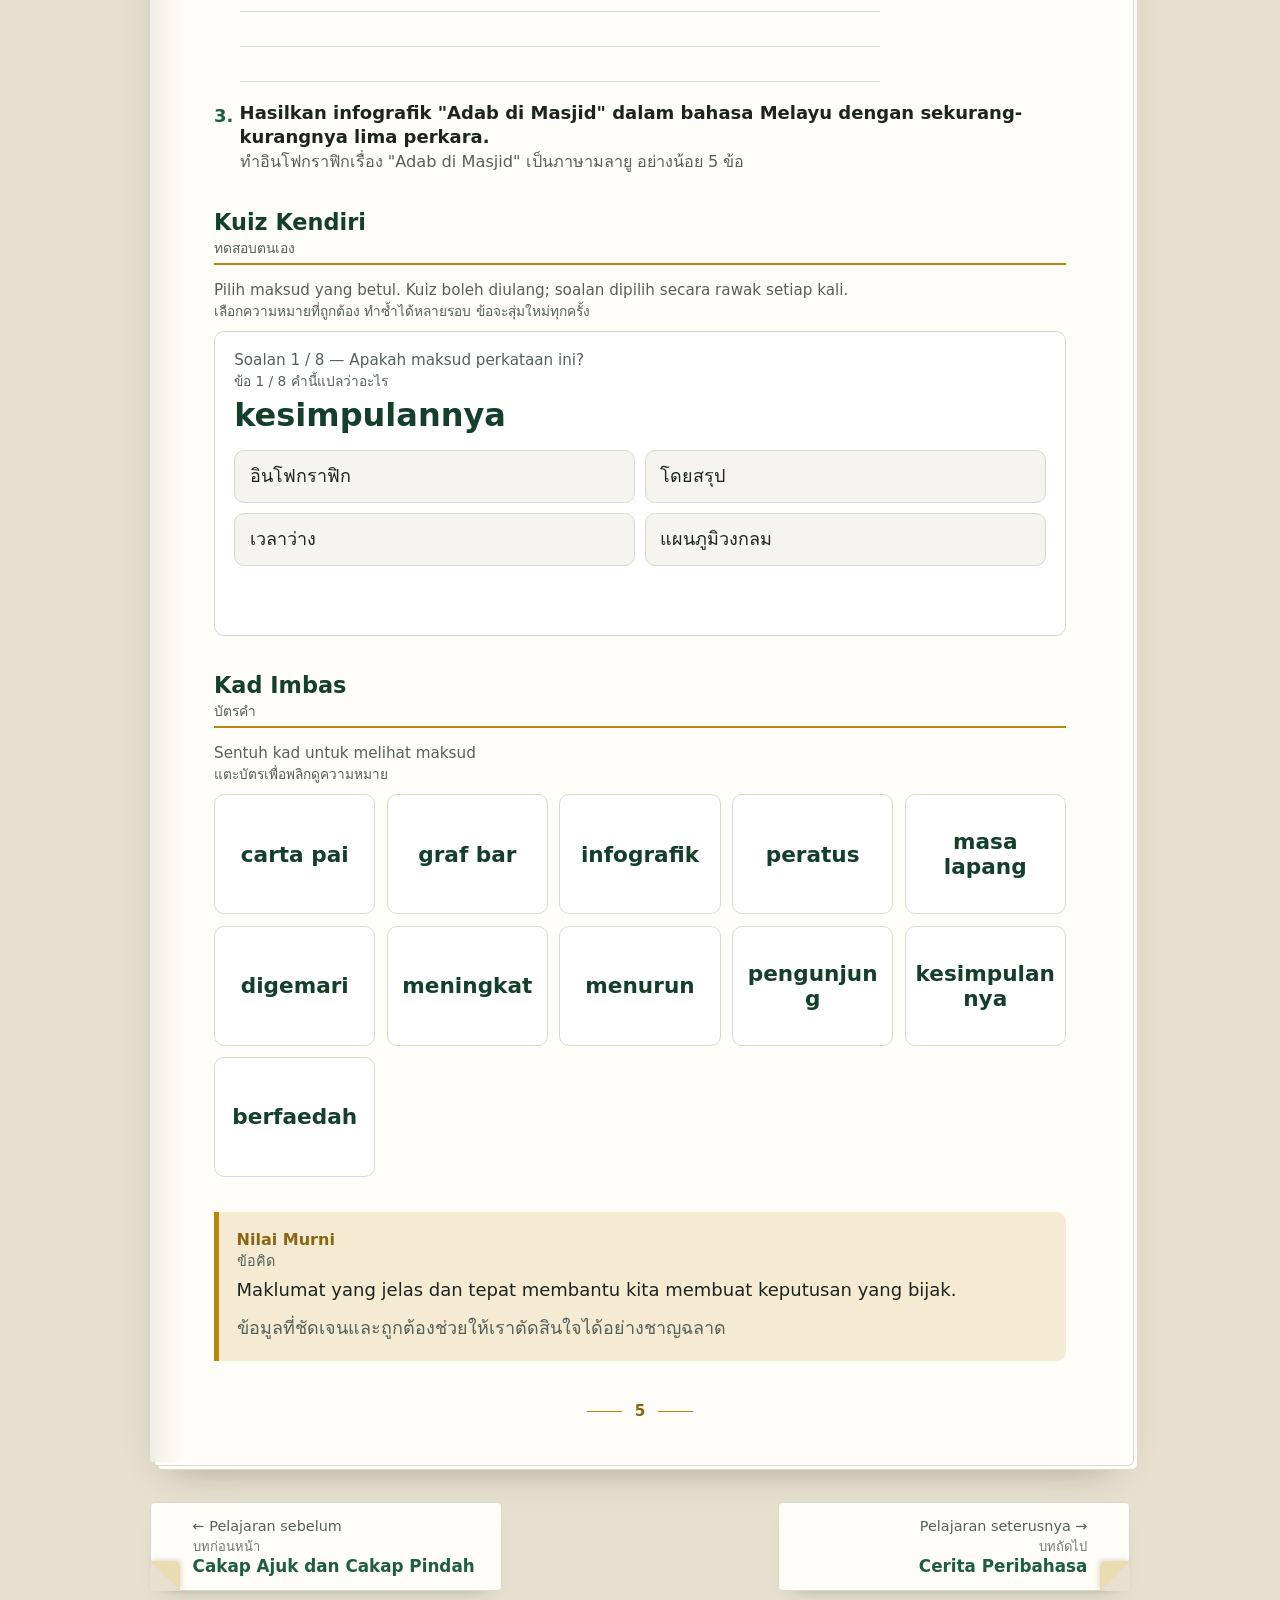
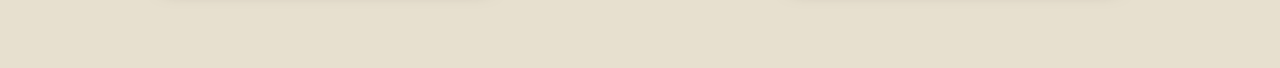
<file: pelajaran/05.html>
<!doctype html>
<html lang="th">
<head>
<meta charset="utf-8">
<meta name="viewport" content="width=device-width, initial-scale=1">
<meta http-equiv="Content-Security-Policy" content="default-src 'self'; script-src 'self' https://gc.zgo.at; style-src 'self' 'unsafe-inline' https://fonts.googleapis.com; font-src 'self' https://fonts.gstatic.com; img-src 'self' data: https://buku-bm-ak3.goatcounter.com; connect-src 'self' https://buku-bm-ak3.goatcounter.com; media-src 'self'; object-src 'none'; base-uri 'self'; form-action 'none'; upgrade-insecure-requests">
<meta name="referrer" content="strict-origin-when-cross-origin">
<title>Carta Pai, Graf dan Infografik (แผนภูมิ กราฟ และอินโฟกราฟิก) — Pelajaran 5 | Buku Teks Bahasa Melayu Tahun 3 · หนังสือเรียนภาษามลายู อก.3</title>
<meta name="description" content="Pelajaran 5 Carta Pai, Graf dan Infografik · บทที่ 5 แผนภูมิ กราฟ และอินโฟกราฟิก — Membaca maklumat daripada carta pai dan graf bar; Menulis huraian maklumat daripada carta yang diberikan; Mempersembahkan maklumat dalam bentuk infografik bahasa Melayu. บทเรียนภาษามลายู ชั้น อก.3 พร้อมเสียงอ่าน แบบฝึกหัด และ PDF">
<link rel="canonical" href="https://salaebing-bahasa.github.io/buku-bm-ak3/pelajaran/05.html">
<meta name="author" content="Muhammad Salaebing (ผศ.มูหำหมัด สาแลบิง)">
<meta property="og:type" content="website">
<meta property="og:site_name" content="Buku Teks Bahasa Melayu Tahun 3 · หนังสือเรียนภาษามลายู อก.3">
<meta property="og:title" content="Carta Pai, Graf dan Infografik (แผนภูมิ กราฟ และอินโฟกราฟิก) — Pelajaran 5 | Buku Teks Bahasa Melayu Tahun 3 · หนังสือเรียนภาษามลายู อก.3">
<meta property="og:description" content="Pelajaran 5 Carta Pai, Graf dan Infografik · บทที่ 5 แผนภูมิ กราฟ และอินโฟกราฟิก — Membaca maklumat daripada carta pai dan graf bar; Menulis huraian maklumat daripada carta yang diberikan; Mempersembahkan maklumat dalam bentuk infografik bahasa Melayu. บทเรียนภาษามลายู ชั้น อก.3 พร้อมเสียงอ่าน แบบฝึกหัด และ PDF">
<meta property="og:url" content="https://salaebing-bahasa.github.io/buku-bm-ak3/pelajaran/05.html">
<meta property="og:image" content="https://salaebing-bahasa.github.io/buku-bm-ak3/assets/share.png">
<meta property="og:image:width" content="1200">
<meta property="og:image:height" content="630">
<meta property="og:locale" content="th_TH">
<meta property="og:locale:alternate" content="ms_MY">
<meta name="twitter:card" content="summary_large_image">
<script type="application/ld+json">{"@context":"https://schema.org","@type":"LearningResource","name":"Pelajaran 5: Carta Pai, Graf dan Infografik (แผนภูมิ กราฟ และอินโฟกราฟิก)","description":"Membaca maklumat daripada carta pai dan graf bar; Menulis huraian maklumat daripada carta yang diberikan; Mempersembahkan maklumat dalam bentuk infografik bahasa Melayu","inLanguage":["ms","th"],"learningResourceType":"Lesson","educationalLevel":"Tahun 3 (อก.3)","teaches":"Carta Pai, Graf dan Infografik","author":{"@type":"Person","name":"Muhammad Salaebing","alternateName":"ผศ.มูหำหมัด สาแลบิง","jobTitle":"Assistant Professor","affiliation":{"@type":"CollegeOrUniversity","name":"Thaksin University","alternateName":"มหาวิทยาลัยทักษิณ"}},"isAccessibleForFree":true,"isPartOf":{"@type":"Book","name":"Buku Teks Bahasa Melayu Tahun 3 · หนังสือเรียนภาษามลายู อก.3","url":"https://salaebing-bahasa.github.io/buku-bm-ak3/"},"encoding":{"@type":"MediaObject","encodingFormat":"application/pdf","contentUrl":"https://salaebing-bahasa.github.io/buku-bm-ak3/pdf/pelajaran-05.pdf"}}</script>
<link rel="preconnect" href="https://fonts.googleapis.com"><link rel="preconnect" href="https://fonts.gstatic.com" crossorigin><link href="https://fonts.googleapis.com/css2?family=Bai+Jamjuree:wght@500;600;700&family=Noto+Naskh+Arabic:wght@400;600&family=Sarabun:ital,wght@0,400;0,600;1,400&display=swap" rel="stylesheet">
<link rel="stylesheet" href="../assets/style.css">
<link rel="icon" href="../assets/favicon.svg" type="image/svg+xml">
</head>
<body>
<a class="skip" href="#isi"><span class="bi"><span lang="ms">Langkau ke kandungan</span><span class="tr">ข้ามไปยังเนื้อหา</span></span></a>
<header class="site-head">
  <a class="brand" href="../index.html"><span class="mark" aria-hidden="true"></span><span>Bahasa Melayu อก.3<small lang="ms">Kurikulum Pendidikan Islam Peringkat Pertengahan</small><small>หลักสูตรอิสลามศึกษาตอนกลาง</small></span></a>
  <nav aria-label="Menu utama · เมนูหลัก"><a href="../index.html"><span lang="ms">Laman Utama</span><small>หน้าแรก</small></a><a href="../index.html#pelajaran" aria-current="page"><span lang="ms">Pelajaran</span><small>บทเรียน</small></a><a href="../glosari.html"><span lang="ms">Glosari</span><small>อภิธานศัพท์</small></a><a href="../index.html#guru"><span lang="ms">Untuk Guru</span><small>สำหรับครู</small></a></nav>
</header>
<main id="isi">

<nav class="crumb" aria-label="Lokasi · ตำแหน่ง"><p lang="ms"><a href="../index.html">Laman Utama</a> / <a href="../index.html#pelajaran">Kandungan</a> / <span>Pelajaran 5</span></p><p class="tr"><a href="../index.html">หน้าแรก</a> / <a href="../index.html#pelajaran">สารบัญ</a> / <span>บทที่ 5</span></p></nav>
<article class="sheet">
<p class="running" aria-hidden="true"><span lang="ms">Buku Teks Bahasa Melayu Tahun 3</span><span>Pelajaran 5 · Carta Pai, Graf dan Infografik</span></p>
<header class="opener">
  <p class="op-k"><span class="bi"><span lang="ms">Pelajaran</span><span class="tr">บทที่</span></span></p>
  <p class="op-n" aria-hidden="true">5</p>
  <p class="orn" aria-hidden="true"><span></span></p>
  <h1>Carta Pai, Graf dan Infografik</h1>
  <p class="th-title">แผนภูมิ กราฟ และอินโฟกราฟิก</p>
  <ul class="chips" aria-label="Petunjuk · ตัวชี้วัด"><li title="Menulis huraian daripada carta yang ditetapkan · เขียนคำอ่านจากแผนภูมิที่กำหนด">อก.3/5</li></ul>
  <a class="btn-ghost dl" href="../pdf/pelajaran-05.pdf" download="Bahasa-Melayu-AK3-Pelajaran-05.pdf"><svg viewBox="0 0 24 24" aria-hidden="true"><path d="M12 4v11m0 0-4.5-4.5M12 15l4.5-4.5M5 19h14" fill="none" stroke="currentColor" stroke-width="2" stroke-linecap="round" stroke-linejoin="round"/></svg><span class="bi"><span lang="ms">Muat turun PDF</span><span class="tr">ดาวน์โหลด PDF</span></span></a>
</header>
<aside class="box obj"><p class="box-t"><span class="bi"><span lang="ms">Objektif Pembelajaran</span><span class="tr">จุดประสงค์การเรียนรู้</span></span></p><ul><li><span class="bi"><span lang="ms">Membaca maklumat daripada carta pai dan graf bar</span><span class="tr">อ่านข้อมูลจากแผนภูมิวงกลมและกราฟแท่งได้</span></span></li><li><span class="bi"><span lang="ms">Menulis huraian maklumat daripada carta yang diberikan</span><span class="tr">เขียนคำบรรยายข้อมูลจากแผนภูมิที่กำหนดได้</span></span></li><li><span class="bi"><span lang="ms">Mempersembahkan maklumat dalam bentuk infografik bahasa Melayu</span><span class="tr">นำเสนอข้อมูลเป็นอินโฟกราฟิกภาษามลายูได้</span></span></li></ul></aside>
<section class="sec"><h3><span class="bi"><span lang="ms">Carta pai</span><span class="tr">แผนภูมิวงกลม</span></span></h3><figure class="fig"><img src="../assets/rajah/img_pie.png" alt="Carta pai aktiviti masa lapang 100 orang murid" width="1400" height="900" loading="lazy" decoding="async"></figure></section>
<section class="sec"><h3><span class="bi"><span lang="ms">Contoh huraian</span><span class="tr">ตัวอย่างคำบรรยาย</span></span></h3><article class="reading"><p>Carta pai di atas menunjukkan aktiviti masa lapang 100 orang murid. Aktiviti yang paling digemari ialah membaca al-Quran dan buku, iaitu sebanyak 30 peratus. Aktiviti ini diikuti oleh bersukan (25 peratus) dan bermain permainan video (20 peratus). Seramai 15 peratus murid menonton televisyen. Aktiviti yang paling kurang dilakukan ialah membantu ibu bapa, iaitu hanya 10 peratus. Kesimpulannya, kebanyakan murid menggunakan masa lapang dengan aktiviti yang berfaedah.</p><button type="button" class="btn-ghost say-long" data-say="Carta pai di atas menunjukkan aktiviti masa lapang 100 orang murid. Aktiviti yang paling digemari ialah membaca al-Quran dan buku, iaitu sebanyak 30 peratus. Aktiviti ini diikuti oleh bersukan (25 peratus) dan bermain permainan video (20 peratus). Seramai 15 peratus murid menonton televisyen. Aktiviti yang paling kurang dilakukan ialah membantu ibu bapa, iaitu hanya 10 peratus. Kesimpulannya, kebanyakan murid menggunakan masa lapang dengan aktiviti yang berfaedah."><svg viewBox="0 0 24 24" aria-hidden="true"><path d="M4 9h4l5-4v14l-5-4H4z" fill="currentColor"/><path d="M16 8.5a5 5 0 0 1 0 7M18.5 6a8.5 8.5 0 0 1 0 12" fill="none" stroke="currentColor" stroke-width="1.8" stroke-linecap="round"/></svg><span><span class="bi"><span lang="ms">Dengar semua</span><span class="tr">ฟังทั้งเรื่อง</span></span></span></button></article></section>
<section class="sec"><h3><span class="bi"><span lang="ms">Frasa berguna</span><span class="tr">วลีที่ใช้บรรยายข้อมูล</span></span></h3><div class="tbl"><table><thead><tr><th>Bahagian</th><th>Frasa</th></tr></thead><tbody><tr><td><strong>Pengenalan</strong></td><td>Carta pai / graf di atas menunjukkan ...</td></tr><tr><td><strong>Nilai tertinggi</strong></td><td>... paling tinggi / paling banyak, iaitu ...</td></tr><tr><td><strong>Nilai terendah</strong></td><td>... paling rendah / paling sedikit, iaitu ...</td></tr><tr><td><strong>Perbandingan</strong></td><td>... lebih tinggi / lebih rendah daripada ...</td></tr><tr><td><strong>Perubahan</strong></td><td>meningkat, menurun, tidak berubah</td></tr><tr><td><strong>Kesimpulan</strong></td><td>Kesimpulannya, ...</td></tr></tbody></table></div></section>
<section class="sec"><h3><span class="bi"><span lang="ms">Graf bar</span><span class="tr">กราฟแท่ง</span></span></h3><figure class="fig"><img src="../assets/rajah/img_bar.png" alt="Graf bar bilangan pengunjung perpustakaan sekolah dari Januari hingga Mei" width="1400" height="900" loading="lazy" decoding="async"></figure>
<aside class="box note"><p class="box-t">Infografik</p><p><span class="bi"><span lang="ms"><strong>Infografik</strong> ialah persembahan maklumat menggunakan gambar, simbol dan teks ringkas supaya mudah difahami dengan cepat. Infografik perlu mempunyai tajuk, maklumat penting dan gambar yang berkaitan.</span><span class="tr"><strong>Infografik</strong> คือการนำเสนอข้อมูลด้วยภาพ สัญลักษณ์ และข้อความสั้น ๆ ให้อ่านเข้าใจได้รวดเร็ว ควรมีหัวเรื่อง ข้อมูลสำคัญ และภาพประกอบที่สัมพันธ์กัน</span></span></p></aside>
<div class="tbl"><table class="vocab"><thead><tr><th>#</th><th>Bahasa Melayu</th><th><span class="bi"><span lang="ms">Maksud</span><span class="tr">ความหมาย</span></span></th></tr></thead><tbody><tr><td class="n">1</td><td class="ms"><span>carta pai</span><button type="button" class="say" data-say="carta pai" aria-label="ฟังเสียง carta pai" title="ฟังเสียง"><svg viewBox="0 0 24 24" aria-hidden="true"><path d="M4 9h4l5-4v14l-5-4H4z" fill="currentColor"/><path d="M16 8.5a5 5 0 0 1 0 7M18.5 6a8.5 8.5 0 0 1 0 12" fill="none" stroke="currentColor" stroke-width="1.8" stroke-linecap="round"/></svg></button></td><td>แผนภูมิวงกลม</td></tr><tr><td class="n">2</td><td class="ms"><span>graf bar</span><button type="button" class="say" data-say="graf bar" aria-label="ฟังเสียง graf bar" title="ฟังเสียง"><svg viewBox="0 0 24 24" aria-hidden="true"><path d="M4 9h4l5-4v14l-5-4H4z" fill="currentColor"/><path d="M16 8.5a5 5 0 0 1 0 7M18.5 6a8.5 8.5 0 0 1 0 12" fill="none" stroke="currentColor" stroke-width="1.8" stroke-linecap="round"/></svg></button></td><td>กราฟแท่ง</td></tr><tr><td class="n">3</td><td class="ms"><span>infografik</span><button type="button" class="say" data-say="infografik" aria-label="ฟังเสียง infografik" title="ฟังเสียง"><svg viewBox="0 0 24 24" aria-hidden="true"><path d="M4 9h4l5-4v14l-5-4H4z" fill="currentColor"/><path d="M16 8.5a5 5 0 0 1 0 7M18.5 6a8.5 8.5 0 0 1 0 12" fill="none" stroke="currentColor" stroke-width="1.8" stroke-linecap="round"/></svg></button></td><td>อินโฟกราฟิก</td></tr><tr><td class="n">4</td><td class="ms"><span>peratus</span><button type="button" class="say" data-say="peratus" aria-label="ฟังเสียง peratus" title="ฟังเสียง"><svg viewBox="0 0 24 24" aria-hidden="true"><path d="M4 9h4l5-4v14l-5-4H4z" fill="currentColor"/><path d="M16 8.5a5 5 0 0 1 0 7M18.5 6a8.5 8.5 0 0 1 0 12" fill="none" stroke="currentColor" stroke-width="1.8" stroke-linecap="round"/></svg></button></td><td>เปอร์เซ็นต์</td></tr><tr><td class="n">5</td><td class="ms"><span>masa lapang</span><button type="button" class="say" data-say="masa lapang" aria-label="ฟังเสียง masa lapang" title="ฟังเสียง"><svg viewBox="0 0 24 24" aria-hidden="true"><path d="M4 9h4l5-4v14l-5-4H4z" fill="currentColor"/><path d="M16 8.5a5 5 0 0 1 0 7M18.5 6a8.5 8.5 0 0 1 0 12" fill="none" stroke="currentColor" stroke-width="1.8" stroke-linecap="round"/></svg></button></td><td>เวลาว่าง</td></tr><tr><td class="n">6</td><td class="ms"><span>digemari</span><button type="button" class="say" data-say="digemari" aria-label="ฟังเสียง digemari" title="ฟังเสียง"><svg viewBox="0 0 24 24" aria-hidden="true"><path d="M4 9h4l5-4v14l-5-4H4z" fill="currentColor"/><path d="M16 8.5a5 5 0 0 1 0 7M18.5 6a8.5 8.5 0 0 1 0 12" fill="none" stroke="currentColor" stroke-width="1.8" stroke-linecap="round"/></svg></button></td><td>เป็นที่ชื่นชอบ</td></tr><tr><td class="n">7</td><td class="ms"><span>meningkat</span><button type="button" class="say" data-say="meningkat" aria-label="ฟังเสียง meningkat" title="ฟังเสียง"><svg viewBox="0 0 24 24" aria-hidden="true"><path d="M4 9h4l5-4v14l-5-4H4z" fill="currentColor"/><path d="M16 8.5a5 5 0 0 1 0 7M18.5 6a8.5 8.5 0 0 1 0 12" fill="none" stroke="currentColor" stroke-width="1.8" stroke-linecap="round"/></svg></button></td><td>เพิ่มขึ้น</td></tr><tr><td class="n">8</td><td class="ms"><span>menurun</span><button type="button" class="say" data-say="menurun" aria-label="ฟังเสียง menurun" title="ฟังเสียง"><svg viewBox="0 0 24 24" aria-hidden="true"><path d="M4 9h4l5-4v14l-5-4H4z" fill="currentColor"/><path d="M16 8.5a5 5 0 0 1 0 7M18.5 6a8.5 8.5 0 0 1 0 12" fill="none" stroke="currentColor" stroke-width="1.8" stroke-linecap="round"/></svg></button></td><td>ลดลง</td></tr><tr><td class="n">9</td><td class="ms"><span>pengunjung</span><button type="button" class="say" data-say="pengunjung" aria-label="ฟังเสียง pengunjung" title="ฟังเสียง"><svg viewBox="0 0 24 24" aria-hidden="true"><path d="M4 9h4l5-4v14l-5-4H4z" fill="currentColor"/><path d="M16 8.5a5 5 0 0 1 0 7M18.5 6a8.5 8.5 0 0 1 0 12" fill="none" stroke="currentColor" stroke-width="1.8" stroke-linecap="round"/></svg></button></td><td>ผู้มาใช้บริการ ผู้มาเยือน</td></tr><tr><td class="n">10</td><td class="ms"><span>kesimpulannya</span><button type="button" class="say" data-say="kesimpulannya" aria-label="ฟังเสียง kesimpulannya" title="ฟังเสียง"><svg viewBox="0 0 24 24" aria-hidden="true"><path d="M4 9h4l5-4v14l-5-4H4z" fill="currentColor"/><path d="M16 8.5a5 5 0 0 1 0 7M18.5 6a8.5 8.5 0 0 1 0 12" fill="none" stroke="currentColor" stroke-width="1.8" stroke-linecap="round"/></svg></button></td><td>โดยสรุป</td></tr><tr><td class="n">11</td><td class="ms"><span>berfaedah</span><button type="button" class="say" data-say="berfaedah" aria-label="ฟังเสียง berfaedah" title="ฟังเสียง"><svg viewBox="0 0 24 24" aria-hidden="true"><path d="M4 9h4l5-4v14l-5-4H4z" fill="currentColor"/><path d="M16 8.5a5 5 0 0 1 0 7M18.5 6a8.5 8.5 0 0 1 0 12" fill="none" stroke="currentColor" stroke-width="1.8" stroke-linecap="round"/></svg></button></td><td>มีประโยชน์</td></tr></tbody></table></div></section>
<section class="sec" id="latihan"><h3><span lang="ms">Latihan</span><span class="h-th">แบบฝึกหัด</span></h3><ol class="latihan"><li><p class="q"><span class="bi"><span lang="ms">Jawab soalan berdasarkan graf bar.</span><span class="tr">ตอบคำถามจากกราฟแท่ง</span></span></p><ol class="items"><li>Pada bulan apakah pengunjung paling ramai?  <span class="blank" aria-label="ช่องว่าง"></span></li><li>Pada bulan apakah pengunjung paling sedikit?  <span class="blank" aria-label="ช่องว่าง"></span></li><li>Berapakah bilangan pengunjung pada bulan Februari?  <span class="blank" aria-label="ช่องว่าง"></span></li><li>Adakah bilangan pengunjung meningkat atau menurun dari bulan Mac ke bulan Mei?  <span class="blank" aria-label="ช่องว่าง"></span></li></ol><details class="ans"><summary><span class="bi"><span lang="ms">Lihat jawapan</span><span class="tr">ดูเฉลย</span></span></summary><p>Mei; Mac; 150 orang; meningkat</p></details></li><li><p class="q"><span class="bi"><span lang="ms">Tulis huraian graf bar dalam lima ayat menggunakan frasa yang diberikan.</span><span class="tr">เขียนคำบรรยายกราฟแท่ง 5 ประโยค โดยใช้วลีที่กำหนด</span></span></p><div class="write" style="--n:5" aria-hidden="true"></div></li><li><p class="q"><span class="bi"><span lang="ms">Hasilkan infografik &quot;Adab di Masjid&quot; dalam bahasa Melayu dengan sekurang-kurangnya lima perkara.</span><span class="tr">ทำอินโฟกราฟิกเรื่อง &quot;Adab di Masjid&quot; เป็นภาษามลายู อย่างน้อย 5 ข้อ</span></span></p></li></ol></section>

<section class="sec kuiz" id="kuiz">
  <h3><span lang="ms">Kuiz Kendiri</span><span class="h-th">ทดสอบตนเอง</span></h3>
  <p class="hint"><span class="bi"><span lang="ms">Pilih maksud yang betul. Kuiz boleh diulang; soalan dipilih secara rawak setiap kali.</span><span class="tr">เลือกความหมายที่ถูกต้อง ทำซ้ำได้หลายรอบ ข้อจะสุ่มใหม่ทุกครั้ง</span></span></p>
  <div class="quiz" data-vocab="[{&quot;ms&quot;:&quot;carta pai&quot;,&quot;th&quot;:&quot;แผนภูมิวงกลม&quot;},{&quot;ms&quot;:&quot;graf bar&quot;,&quot;th&quot;:&quot;กราฟแท่ง&quot;},{&quot;ms&quot;:&quot;infografik&quot;,&quot;th&quot;:&quot;อินโฟกราฟิก&quot;},{&quot;ms&quot;:&quot;peratus&quot;,&quot;th&quot;:&quot;เปอร์เซ็นต์&quot;},{&quot;ms&quot;:&quot;masa lapang&quot;,&quot;th&quot;:&quot;เวลาว่าง&quot;},{&quot;ms&quot;:&quot;digemari&quot;,&quot;th&quot;:&quot;เป็นที่ชื่นชอบ&quot;},{&quot;ms&quot;:&quot;meningkat&quot;,&quot;th&quot;:&quot;เพิ่มขึ้น&quot;},{&quot;ms&quot;:&quot;menurun&quot;,&quot;th&quot;:&quot;ลดลง&quot;},{&quot;ms&quot;:&quot;pengunjung&quot;,&quot;th&quot;:&quot;ผู้มาใช้บริการ ผู้มาเยือน&quot;},{&quot;ms&quot;:&quot;kesimpulannya&quot;,&quot;th&quot;:&quot;โดยสรุป&quot;},{&quot;ms&quot;:&quot;berfaedah&quot;,&quot;th&quot;:&quot;มีประโยชน์&quot;}]"></div>
</section>
<section class="sec" id="kad">
  <h3><span lang="ms">Kad Imbas</span><span class="h-th">บัตรคำ</span></h3>
  <p class="hint"><span class="bi"><span lang="ms">Sentuh kad untuk melihat maksud</span><span class="tr">แตะบัตรเพื่อพลิกดูความหมาย</span></span></p>
  <div class="cards" data-vocab="[{&quot;ms&quot;:&quot;carta pai&quot;,&quot;th&quot;:&quot;แผนภูมิวงกลม&quot;},{&quot;ms&quot;:&quot;graf bar&quot;,&quot;th&quot;:&quot;กราฟแท่ง&quot;},{&quot;ms&quot;:&quot;infografik&quot;,&quot;th&quot;:&quot;อินโฟกราฟิก&quot;},{&quot;ms&quot;:&quot;peratus&quot;,&quot;th&quot;:&quot;เปอร์เซ็นต์&quot;},{&quot;ms&quot;:&quot;masa lapang&quot;,&quot;th&quot;:&quot;เวลาว่าง&quot;},{&quot;ms&quot;:&quot;digemari&quot;,&quot;th&quot;:&quot;เป็นที่ชื่นชอบ&quot;},{&quot;ms&quot;:&quot;meningkat&quot;,&quot;th&quot;:&quot;เพิ่มขึ้น&quot;},{&quot;ms&quot;:&quot;menurun&quot;,&quot;th&quot;:&quot;ลดลง&quot;},{&quot;ms&quot;:&quot;pengunjung&quot;,&quot;th&quot;:&quot;ผู้มาใช้บริการ ผู้มาเยือน&quot;},{&quot;ms&quot;:&quot;kesimpulannya&quot;,&quot;th&quot;:&quot;โดยสรุป&quot;},{&quot;ms&quot;:&quot;berfaedah&quot;,&quot;th&quot;:&quot;มีประโยชน์&quot;}]"></div>
</section>
<aside class="box nilai"><p class="box-t"><span class="bi"><span lang="ms">Nilai Murni</span><span class="tr">ข้อคิด</span></span></p><p lang="ms">Maklumat yang jelas dan tepat membantu kita membuat keputusan yang bijak.</p><p class="tr nilai-th">ข้อมูลที่ชัดเจนและถูกต้องช่วยให้เราตัดสินใจได้อย่างชาญฉลาด</p></aside>
<p class="folio" aria-hidden="true"><span>5</span></p>
</article>
<nav class="pager" aria-label="Pelajaran sebelum dan seterusnya · บทก่อนหน้าและถัดไป">
  <a class="prev" href="04.html" rel="prev"><small><span class="bi"><span lang="ms">← Pelajaran sebelum</span><span class="tr">บทก่อนหน้า</span></span></small>Cakap Ajuk dan Cakap Pindah</a>
  <a class="next" href="06.html" rel="next"><small><span class="bi"><span lang="ms">Pelajaran seterusnya →</span><span class="tr">บทถัดไป</span></span></small>Cerita Peribahasa</a>
</nav>
<p class="swipe-hint"><span class="bi"><span lang="ms">Leret ke kiri atau ke kanan untuk menukar pelajaran</span><span class="tr">ปัดซ้ายหรือขวาเพื่อเปลี่ยนบท</span></span></p>
</main>
<footer class="site-foot">
  <div class="foot-ms" lang="ms">
    <p>Buku Teks Bahasa Melayu Tahun 3 Kurikulum Pendidikan Islam Peringkat Pertengahan</p>
    <p>Disusun oleh Asst. Prof. Muhammad Salaebing · Program Bahasa Melayu, Fakulti Kemanusiaan dan Sains Sosial, Universiti Thaksin</p>
  </div>
  <div class="foot-th">
    <p>หนังสือเรียนภาษามลายู ชั้นปีที่ 3 (อก.3) หลักสูตรอิสลามศึกษาตอนกลาง</p>
    <p>เรียบเรียงโดย ผศ.มูหำหมัด สาแลบิง · สาขาวิชาภาษามลายู คณะมนุษยศาสตร์และสังคมศาสตร์ มหาวิทยาลัยทักษิณ</p>
    <p class="copy">© 2026 Muhammad Salaebing · <span lang="ms">Hak cipta terpelihara</span> · สงวนลิขสิทธิ์</p>
  </div>
</footer>
<script src="../assets/app.js"></script>
<script data-goatcounter="https://buku-bm-ak3.goatcounter.com/count" async src="https://gc.zgo.at/count.js"></script>
</body>
</html>
</file>
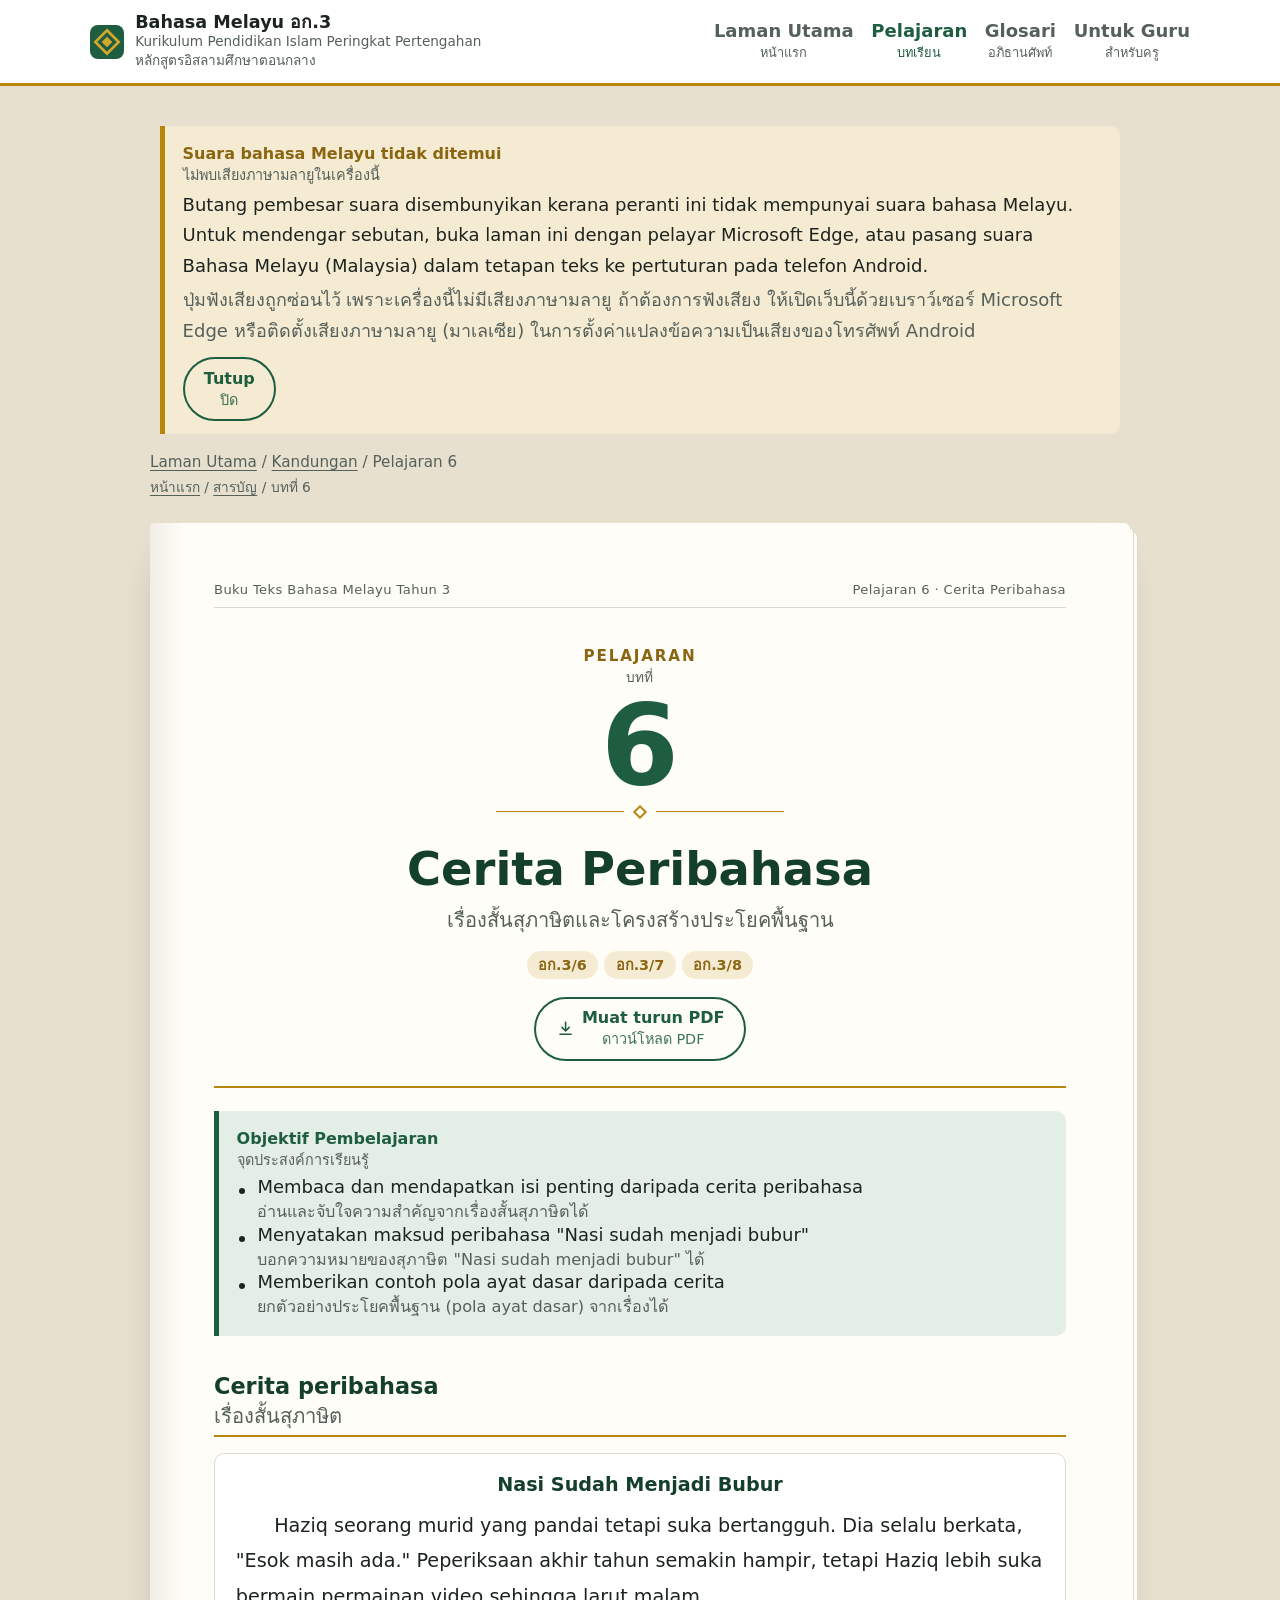
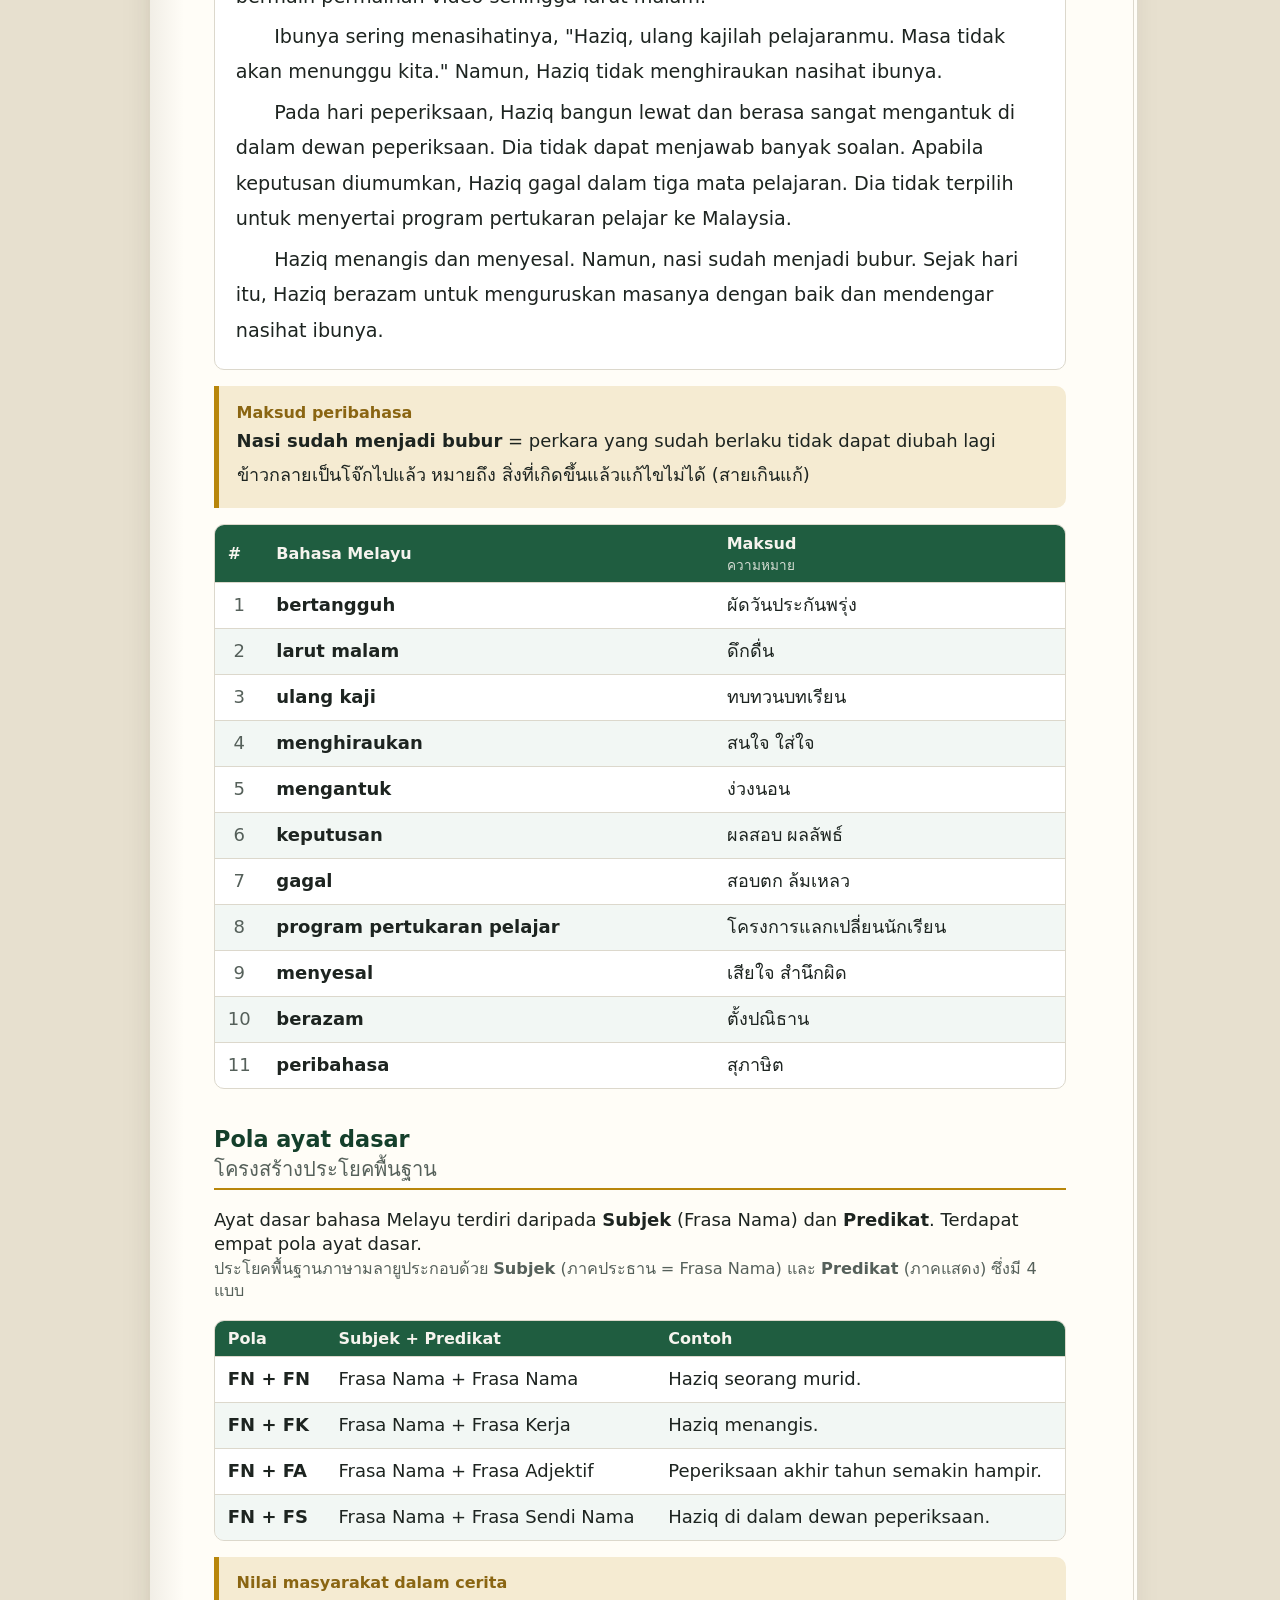
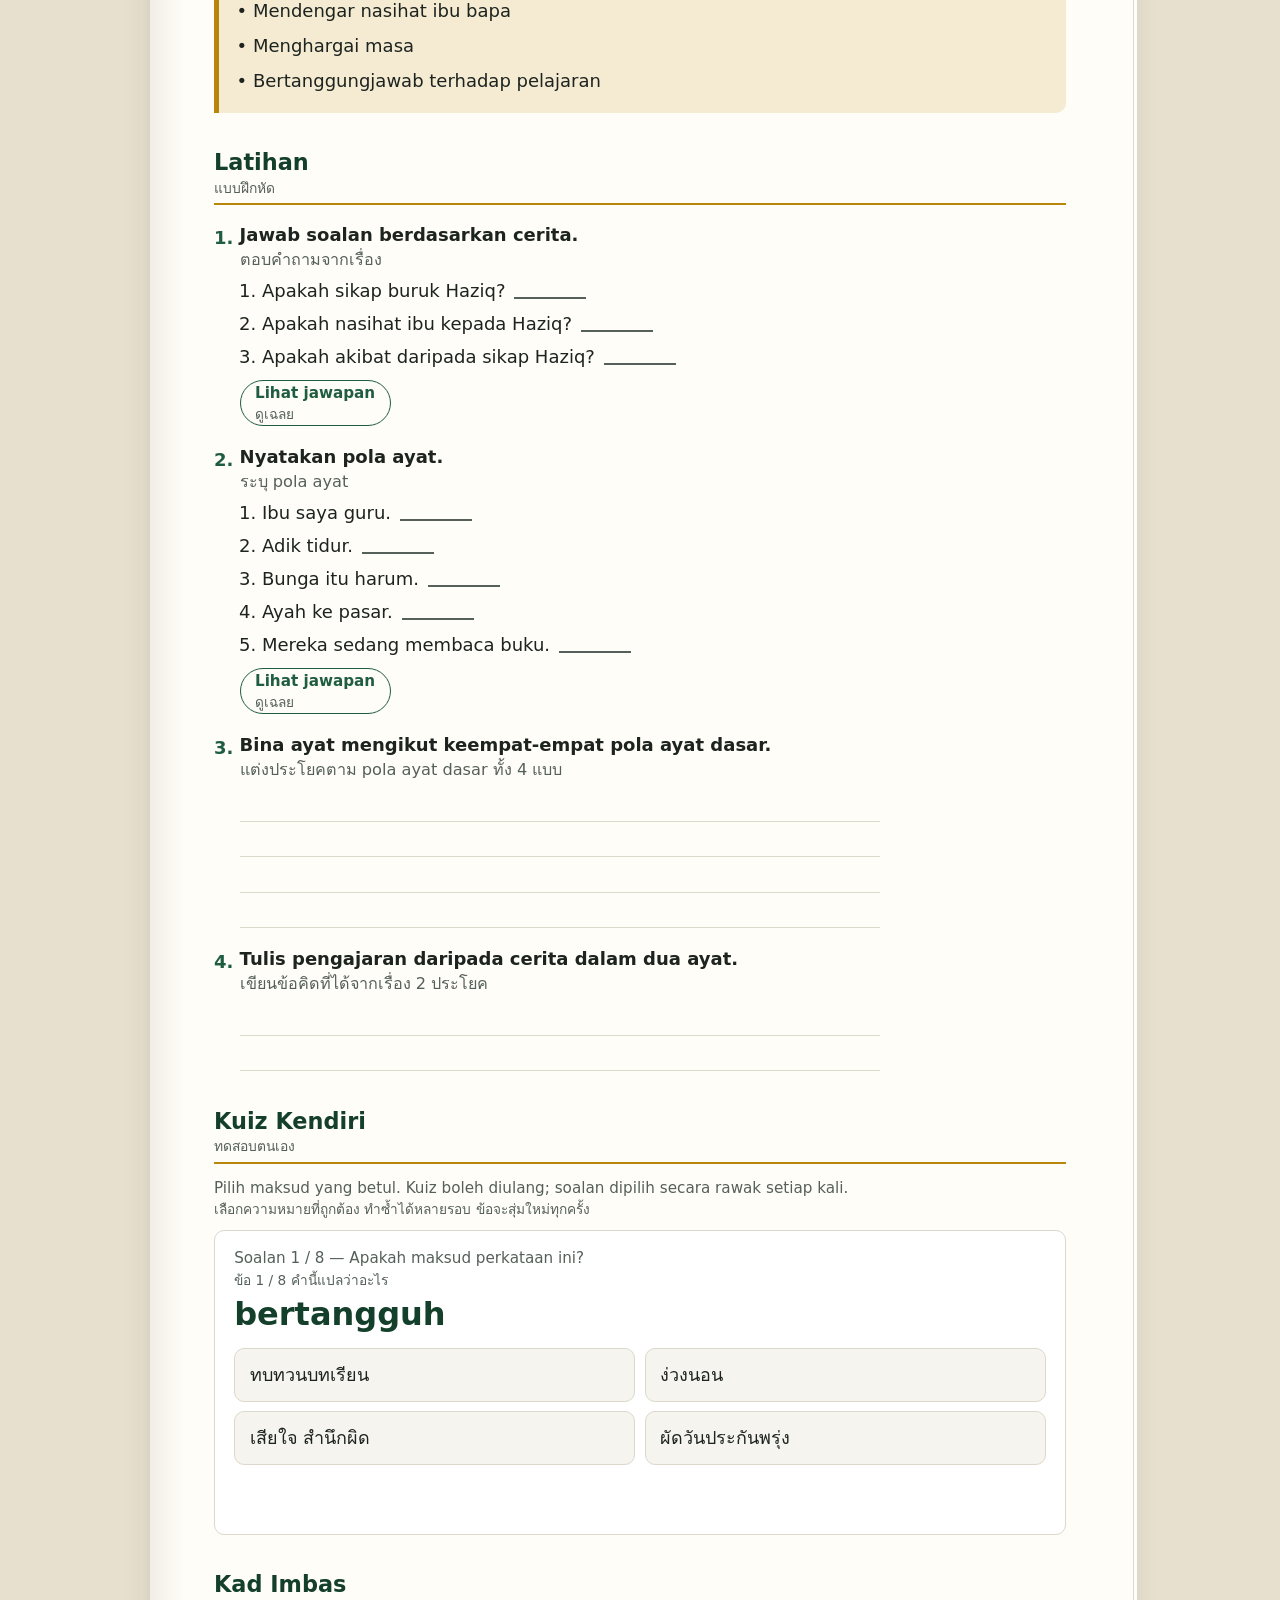
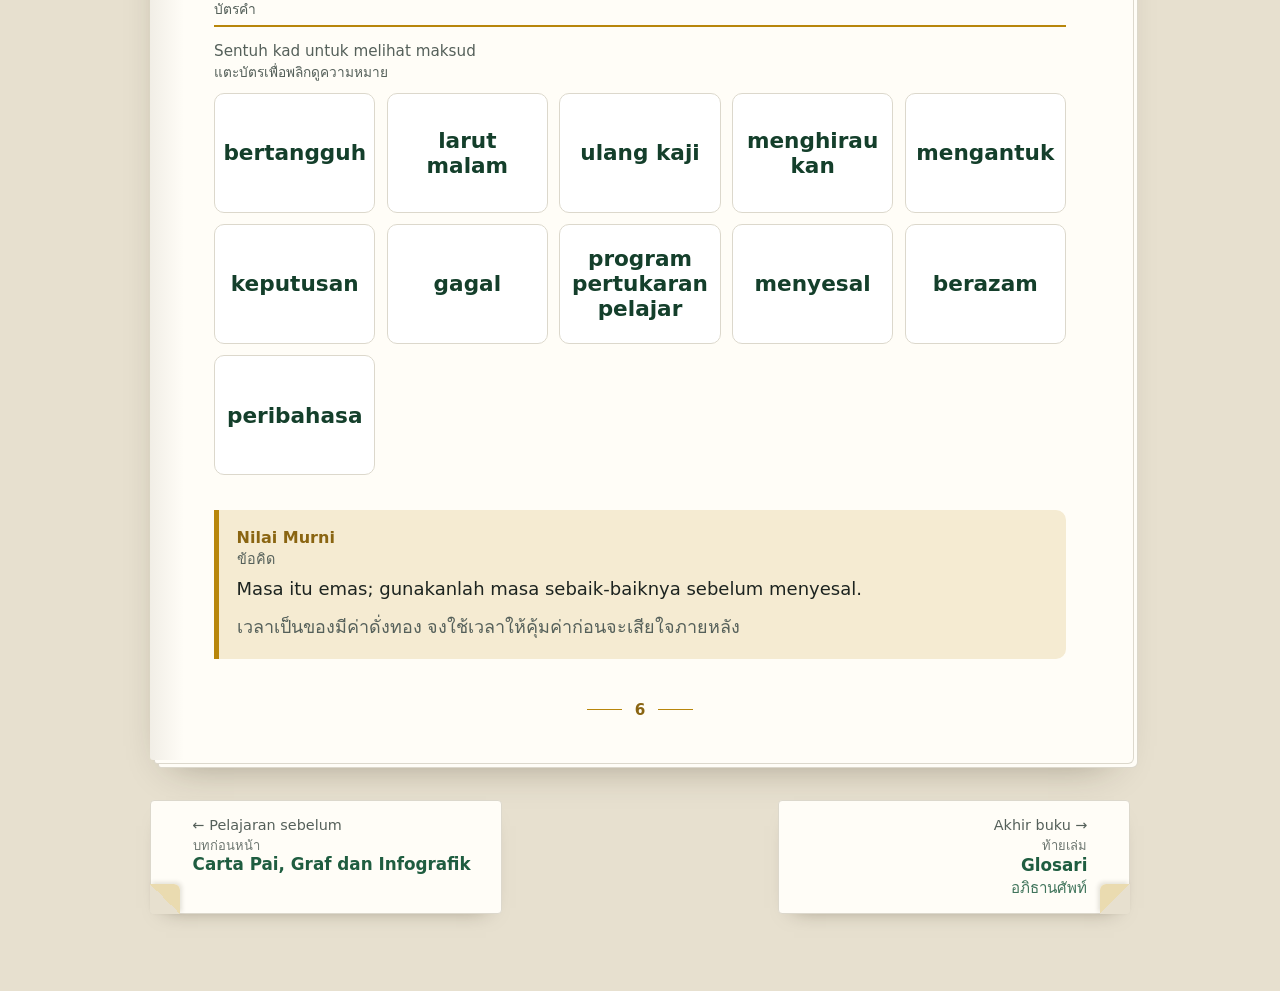
<file: pelajaran/06.html>
<!doctype html>
<html lang="th">
<head>
<meta charset="utf-8">
<meta name="viewport" content="width=device-width, initial-scale=1">
<meta http-equiv="Content-Security-Policy" content="default-src 'self'; script-src 'self' https://gc.zgo.at; style-src 'self' 'unsafe-inline' https://fonts.googleapis.com; font-src 'self' https://fonts.gstatic.com; img-src 'self' data: https://buku-bm-ak3.goatcounter.com; connect-src 'self' https://buku-bm-ak3.goatcounter.com; media-src 'self'; object-src 'none'; base-uri 'self'; form-action 'none'; upgrade-insecure-requests">
<meta name="referrer" content="strict-origin-when-cross-origin">
<title>Cerita Peribahasa (เรื่องสั้นสุภาษิตและโครงสร้างประโยคพื้นฐาน) — Pelajaran 6 | Buku Teks Bahasa Melayu Tahun 3 · หนังสือเรียนภาษามลายู อก.3</title>
<meta name="description" content="Pelajaran 6 Cerita Peribahasa · บทที่ 6 เรื่องสั้นสุภาษิตและโครงสร้างประโยคพื้นฐาน — Membaca dan mendapatkan isi penting daripada cerita peribahasa; Menyatakan maksud peribahasa &quot;Nasi sudah menjadi bubur&quot;; Memberikan contoh pola ayat dasar daripada cerita. บทเรียนภาษามลายู ชั้น อก.3 พร้อมเสียงอ่าน แบบฝึกหัด และ PDF">
<link rel="canonical" href="https://salaebing-bahasa.github.io/buku-bm-ak3/pelajaran/06.html">
<meta name="author" content="Muhammad Salaebing (ผศ.มูหำหมัด สาแลบิง)">
<meta property="og:type" content="website">
<meta property="og:site_name" content="Buku Teks Bahasa Melayu Tahun 3 · หนังสือเรียนภาษามลายู อก.3">
<meta property="og:title" content="Cerita Peribahasa (เรื่องสั้นสุภาษิตและโครงสร้างประโยคพื้นฐาน) — Pelajaran 6 | Buku Teks Bahasa Melayu Tahun 3 · หนังสือเรียนภาษามลายู อก.3">
<meta property="og:description" content="Pelajaran 6 Cerita Peribahasa · บทที่ 6 เรื่องสั้นสุภาษิตและโครงสร้างประโยคพื้นฐาน — Membaca dan mendapatkan isi penting daripada cerita peribahasa; Menyatakan maksud peribahasa &quot;Nasi sudah menjadi bubur&quot;; Memberikan contoh pola ayat dasar daripada cerita. บทเรียนภาษามลายู ชั้น อก.3 พร้อมเสียงอ่าน แบบฝึกหัด และ PDF">
<meta property="og:url" content="https://salaebing-bahasa.github.io/buku-bm-ak3/pelajaran/06.html">
<meta property="og:image" content="https://salaebing-bahasa.github.io/buku-bm-ak3/assets/share.png">
<meta property="og:image:width" content="1200">
<meta property="og:image:height" content="630">
<meta property="og:locale" content="th_TH">
<meta property="og:locale:alternate" content="ms_MY">
<meta name="twitter:card" content="summary_large_image">
<script type="application/ld+json">{"@context":"https://schema.org","@type":"LearningResource","name":"Pelajaran 6: Cerita Peribahasa (เรื่องสั้นสุภาษิตและโครงสร้างประโยคพื้นฐาน)","description":"Membaca dan mendapatkan isi penting daripada cerita peribahasa; Menyatakan maksud peribahasa \"Nasi sudah menjadi bubur\"; Memberikan contoh pola ayat dasar daripada cerita","inLanguage":["ms","th"],"learningResourceType":"Lesson","educationalLevel":"Tahun 3 (อก.3)","teaches":"Cerita Peribahasa","author":{"@type":"Person","name":"Muhammad Salaebing","alternateName":"ผศ.มูหำหมัด สาแลบิง","jobTitle":"Assistant Professor","affiliation":{"@type":"CollegeOrUniversity","name":"Thaksin University","alternateName":"มหาวิทยาลัยทักษิณ"}},"isAccessibleForFree":true,"isPartOf":{"@type":"Book","name":"Buku Teks Bahasa Melayu Tahun 3 · หนังสือเรียนภาษามลายู อก.3","url":"https://salaebing-bahasa.github.io/buku-bm-ak3/"},"encoding":{"@type":"MediaObject","encodingFormat":"application/pdf","contentUrl":"https://salaebing-bahasa.github.io/buku-bm-ak3/pdf/pelajaran-06.pdf"}}</script>
<link rel="preconnect" href="https://fonts.googleapis.com"><link rel="preconnect" href="https://fonts.gstatic.com" crossorigin><link href="https://fonts.googleapis.com/css2?family=Bai+Jamjuree:wght@500;600;700&family=Noto+Naskh+Arabic:wght@400;600&family=Sarabun:ital,wght@0,400;0,600;1,400&display=swap" rel="stylesheet">
<link rel="stylesheet" href="../assets/style.css">
<link rel="icon" href="../assets/favicon.svg" type="image/svg+xml">
</head>
<body>
<a class="skip" href="#isi"><span class="bi"><span lang="ms">Langkau ke kandungan</span><span class="tr">ข้ามไปยังเนื้อหา</span></span></a>
<header class="site-head">
  <a class="brand" href="../index.html"><span class="mark" aria-hidden="true"></span><span>Bahasa Melayu อก.3<small lang="ms">Kurikulum Pendidikan Islam Peringkat Pertengahan</small><small>หลักสูตรอิสลามศึกษาตอนกลาง</small></span></a>
  <nav aria-label="Menu utama · เมนูหลัก"><a href="../index.html"><span lang="ms">Laman Utama</span><small>หน้าแรก</small></a><a href="../index.html#pelajaran" aria-current="page"><span lang="ms">Pelajaran</span><small>บทเรียน</small></a><a href="../glosari.html"><span lang="ms">Glosari</span><small>อภิธานศัพท์</small></a><a href="../index.html#guru"><span lang="ms">Untuk Guru</span><small>สำหรับครู</small></a></nav>
</header>
<main id="isi">

<nav class="crumb" aria-label="Lokasi · ตำแหน่ง"><p lang="ms"><a href="../index.html">Laman Utama</a> / <a href="../index.html#pelajaran">Kandungan</a> / <span>Pelajaran 6</span></p><p class="tr"><a href="../index.html">หน้าแรก</a> / <a href="../index.html#pelajaran">สารบัญ</a> / <span>บทที่ 6</span></p></nav>
<article class="sheet">
<p class="running" aria-hidden="true"><span lang="ms">Buku Teks Bahasa Melayu Tahun 3</span><span>Pelajaran 6 · Cerita Peribahasa</span></p>
<header class="opener">
  <p class="op-k"><span class="bi"><span lang="ms">Pelajaran</span><span class="tr">บทที่</span></span></p>
  <p class="op-n" aria-hidden="true">6</p>
  <p class="orn" aria-hidden="true"><span></span></p>
  <h1>Cerita Peribahasa</h1>
  <p class="th-title">เรื่องสั้นสุภาษิตและโครงสร้างประโยคพื้นฐาน</p>
  <ul class="chips" aria-label="Petunjuk · ตัวชี้วัด"><li title="Membaca dan mendapatkan isi penting daripada cerita peribahasa · อ่านและจับใจความสำคัญเนื้อหาจากเรื่องสั้นสุภาษิต">อก.3/6</li><li title="Memberikan contoh ayat dasar dalam cerita peribahasa · ยกตัวอย่างประโยคพื้นฐานในเรื่องสั้นสุภาษิต">อก.3/7</li><li title="Menghargai nilai kemasyarakatan dalam cerita tempatan · เห็นคุณค่าทางสังคมจากเรื่องสั้นท้องถิ่น">อก.3/8</li></ul>
  <a class="btn-ghost dl" href="../pdf/pelajaran-06.pdf" download="Bahasa-Melayu-AK3-Pelajaran-06.pdf"><svg viewBox="0 0 24 24" aria-hidden="true"><path d="M12 4v11m0 0-4.5-4.5M12 15l4.5-4.5M5 19h14" fill="none" stroke="currentColor" stroke-width="2" stroke-linecap="round" stroke-linejoin="round"/></svg><span class="bi"><span lang="ms">Muat turun PDF</span><span class="tr">ดาวน์โหลด PDF</span></span></a>
</header>
<aside class="box obj"><p class="box-t"><span class="bi"><span lang="ms">Objektif Pembelajaran</span><span class="tr">จุดประสงค์การเรียนรู้</span></span></p><ul><li><span class="bi"><span lang="ms">Membaca dan mendapatkan isi penting daripada cerita peribahasa</span><span class="tr">อ่านและจับใจความสำคัญจากเรื่องสั้นสุภาษิตได้</span></span></li><li><span class="bi"><span lang="ms">Menyatakan maksud peribahasa &quot;Nasi sudah menjadi bubur&quot;</span><span class="tr">บอกความหมายของสุภาษิต &quot;Nasi sudah menjadi bubur&quot; ได้</span></span></li><li><span class="bi"><span lang="ms">Memberikan contoh pola ayat dasar daripada cerita</span><span class="tr">ยกตัวอย่างประโยคพื้นฐาน (pola ayat dasar) จากเรื่องได้</span></span></li></ul></aside>
<section class="sec"><h3><span class="bi"><span lang="ms">Cerita peribahasa</span><span class="tr">เรื่องสั้นสุภาษิต</span></span></h3><article class="reading"><h4>Nasi Sudah Menjadi Bubur</h4><p>Haziq seorang murid yang pandai tetapi suka bertangguh. Dia selalu berkata, &quot;Esok masih ada.&quot; Peperiksaan akhir tahun semakin hampir, tetapi Haziq lebih suka bermain permainan video sehingga larut malam.</p><p>Ibunya sering menasihatinya, &quot;Haziq, ulang kajilah pelajaranmu. Masa tidak akan menunggu kita.&quot; Namun, Haziq tidak menghiraukan nasihat ibunya.</p><p>Pada hari peperiksaan, Haziq bangun lewat dan berasa sangat mengantuk di dalam dewan peperiksaan. Dia tidak dapat menjawab banyak soalan. Apabila keputusan diumumkan, Haziq gagal dalam tiga mata pelajaran. Dia tidak terpilih untuk menyertai program pertukaran pelajar ke Malaysia.</p><p>Haziq menangis dan menyesal. Namun, nasi sudah menjadi bubur. Sejak hari itu, Haziq berazam untuk menguruskan masanya dengan baik dan mendengar nasihat ibunya.</p><button type="button" class="btn-ghost say-long" data-say="Haziq seorang murid yang pandai tetapi suka bertangguh. Dia selalu berkata, &quot;Esok masih ada.&quot; Peperiksaan akhir tahun semakin hampir, tetapi Haziq lebih suka bermain permainan video sehingga larut malam. Ibunya sering menasihatinya, &quot;Haziq, ulang kajilah pelajaranmu. Masa tidak akan menunggu kita.&quot; Namun, Haziq tidak menghiraukan nasihat ibunya. Pada hari peperiksaan, Haziq bangun lewat dan berasa sangat mengantuk di dalam dewan peperiksaan. Dia tidak dapat menjawab banyak soalan. Apabila keputusan diumumkan, Haziq gagal dalam tiga mata pelajaran. Dia tidak terpilih untuk menyertai program pertukaran pelajar ke Malaysia. Haziq menangis dan menyesal. Namun, nasi sudah menjadi bubur. Sejak hari itu, Haziq berazam untuk menguruskan masanya dengan baik dan mendengar nasihat ibunya."><svg viewBox="0 0 24 24" aria-hidden="true"><path d="M4 9h4l5-4v14l-5-4H4z" fill="currentColor"/><path d="M16 8.5a5 5 0 0 1 0 7M18.5 6a8.5 8.5 0 0 1 0 12" fill="none" stroke="currentColor" stroke-width="1.8" stroke-linecap="round"/></svg><span><span class="bi"><span lang="ms">Dengar semua</span><span class="tr">ฟังทั้งเรื่อง</span></span></span></button></article>
<aside class="box note"><p class="box-t">Maksud peribahasa</p><p><strong>Nasi sudah menjadi bubur</strong> = perkara yang sudah berlaku tidak dapat diubah lagi</p><p>ข้าวกลายเป็นโจ๊กไปแล้ว หมายถึง สิ่งที่เกิดขึ้นแล้วแก้ไขไม่ได้ (สายเกินแก้)</p></aside>
<div class="tbl"><table class="vocab"><thead><tr><th>#</th><th>Bahasa Melayu</th><th><span class="bi"><span lang="ms">Maksud</span><span class="tr">ความหมาย</span></span></th></tr></thead><tbody><tr><td class="n">1</td><td class="ms"><span>bertangguh</span><button type="button" class="say" data-say="bertangguh" aria-label="ฟังเสียง bertangguh" title="ฟังเสียง"><svg viewBox="0 0 24 24" aria-hidden="true"><path d="M4 9h4l5-4v14l-5-4H4z" fill="currentColor"/><path d="M16 8.5a5 5 0 0 1 0 7M18.5 6a8.5 8.5 0 0 1 0 12" fill="none" stroke="currentColor" stroke-width="1.8" stroke-linecap="round"/></svg></button></td><td>ผัดวันประกันพรุ่ง</td></tr><tr><td class="n">2</td><td class="ms"><span>larut malam</span><button type="button" class="say" data-say="larut malam" aria-label="ฟังเสียง larut malam" title="ฟังเสียง"><svg viewBox="0 0 24 24" aria-hidden="true"><path d="M4 9h4l5-4v14l-5-4H4z" fill="currentColor"/><path d="M16 8.5a5 5 0 0 1 0 7M18.5 6a8.5 8.5 0 0 1 0 12" fill="none" stroke="currentColor" stroke-width="1.8" stroke-linecap="round"/></svg></button></td><td>ดึกดื่น</td></tr><tr><td class="n">3</td><td class="ms"><span>ulang kaji</span><button type="button" class="say" data-say="ulang kaji" aria-label="ฟังเสียง ulang kaji" title="ฟังเสียง"><svg viewBox="0 0 24 24" aria-hidden="true"><path d="M4 9h4l5-4v14l-5-4H4z" fill="currentColor"/><path d="M16 8.5a5 5 0 0 1 0 7M18.5 6a8.5 8.5 0 0 1 0 12" fill="none" stroke="currentColor" stroke-width="1.8" stroke-linecap="round"/></svg></button></td><td>ทบทวนบทเรียน</td></tr><tr><td class="n">4</td><td class="ms"><span>menghiraukan</span><button type="button" class="say" data-say="menghiraukan" aria-label="ฟังเสียง menghiraukan" title="ฟังเสียง"><svg viewBox="0 0 24 24" aria-hidden="true"><path d="M4 9h4l5-4v14l-5-4H4z" fill="currentColor"/><path d="M16 8.5a5 5 0 0 1 0 7M18.5 6a8.5 8.5 0 0 1 0 12" fill="none" stroke="currentColor" stroke-width="1.8" stroke-linecap="round"/></svg></button></td><td>สนใจ ใส่ใจ</td></tr><tr><td class="n">5</td><td class="ms"><span>mengantuk</span><button type="button" class="say" data-say="mengantuk" aria-label="ฟังเสียง mengantuk" title="ฟังเสียง"><svg viewBox="0 0 24 24" aria-hidden="true"><path d="M4 9h4l5-4v14l-5-4H4z" fill="currentColor"/><path d="M16 8.5a5 5 0 0 1 0 7M18.5 6a8.5 8.5 0 0 1 0 12" fill="none" stroke="currentColor" stroke-width="1.8" stroke-linecap="round"/></svg></button></td><td>ง่วงนอน</td></tr><tr><td class="n">6</td><td class="ms"><span>keputusan</span><button type="button" class="say" data-say="keputusan" aria-label="ฟังเสียง keputusan" title="ฟังเสียง"><svg viewBox="0 0 24 24" aria-hidden="true"><path d="M4 9h4l5-4v14l-5-4H4z" fill="currentColor"/><path d="M16 8.5a5 5 0 0 1 0 7M18.5 6a8.5 8.5 0 0 1 0 12" fill="none" stroke="currentColor" stroke-width="1.8" stroke-linecap="round"/></svg></button></td><td>ผลสอบ ผลลัพธ์</td></tr><tr><td class="n">7</td><td class="ms"><span>gagal</span><button type="button" class="say" data-say="gagal" aria-label="ฟังเสียง gagal" title="ฟังเสียง"><svg viewBox="0 0 24 24" aria-hidden="true"><path d="M4 9h4l5-4v14l-5-4H4z" fill="currentColor"/><path d="M16 8.5a5 5 0 0 1 0 7M18.5 6a8.5 8.5 0 0 1 0 12" fill="none" stroke="currentColor" stroke-width="1.8" stroke-linecap="round"/></svg></button></td><td>สอบตก ล้มเหลว</td></tr><tr><td class="n">8</td><td class="ms"><span>program pertukaran pelajar</span><button type="button" class="say" data-say="program pertukaran pelajar" aria-label="ฟังเสียง program pertukaran pelajar" title="ฟังเสียง"><svg viewBox="0 0 24 24" aria-hidden="true"><path d="M4 9h4l5-4v14l-5-4H4z" fill="currentColor"/><path d="M16 8.5a5 5 0 0 1 0 7M18.5 6a8.5 8.5 0 0 1 0 12" fill="none" stroke="currentColor" stroke-width="1.8" stroke-linecap="round"/></svg></button></td><td>โครงการแลกเปลี่ยนนักเรียน</td></tr><tr><td class="n">9</td><td class="ms"><span>menyesal</span><button type="button" class="say" data-say="menyesal" aria-label="ฟังเสียง menyesal" title="ฟังเสียง"><svg viewBox="0 0 24 24" aria-hidden="true"><path d="M4 9h4l5-4v14l-5-4H4z" fill="currentColor"/><path d="M16 8.5a5 5 0 0 1 0 7M18.5 6a8.5 8.5 0 0 1 0 12" fill="none" stroke="currentColor" stroke-width="1.8" stroke-linecap="round"/></svg></button></td><td>เสียใจ สำนึกผิด</td></tr><tr><td class="n">10</td><td class="ms"><span>berazam</span><button type="button" class="say" data-say="berazam" aria-label="ฟังเสียง berazam" title="ฟังเสียง"><svg viewBox="0 0 24 24" aria-hidden="true"><path d="M4 9h4l5-4v14l-5-4H4z" fill="currentColor"/><path d="M16 8.5a5 5 0 0 1 0 7M18.5 6a8.5 8.5 0 0 1 0 12" fill="none" stroke="currentColor" stroke-width="1.8" stroke-linecap="round"/></svg></button></td><td>ตั้งปณิธาน</td></tr><tr><td class="n">11</td><td class="ms"><span>peribahasa</span><button type="button" class="say" data-say="peribahasa" aria-label="ฟังเสียง peribahasa" title="ฟังเสียง"><svg viewBox="0 0 24 24" aria-hidden="true"><path d="M4 9h4l5-4v14l-5-4H4z" fill="currentColor"/><path d="M16 8.5a5 5 0 0 1 0 7M18.5 6a8.5 8.5 0 0 1 0 12" fill="none" stroke="currentColor" stroke-width="1.8" stroke-linecap="round"/></svg></button></td><td>สุภาษิต</td></tr></tbody></table></div></section>
<section class="sec"><h3><span class="bi"><span lang="ms">Pola ayat dasar</span><span class="tr">โครงสร้างประโยคพื้นฐาน</span></span></h3><p><span class="bi"><span lang="ms">Ayat dasar bahasa Melayu terdiri daripada <strong>Subjek</strong> (Frasa Nama) dan <strong>Predikat</strong>. Terdapat empat pola ayat dasar.</span><span class="tr">ประโยคพื้นฐานภาษามลายูประกอบด้วย <strong>Subjek</strong> (ภาคประธาน = Frasa Nama) และ <strong>Predikat</strong> (ภาคแสดง) ซึ่งมี 4 แบบ</span></span></p>
<div class="tbl"><table><thead><tr><th>Pola</th><th>Subjek + Predikat</th><th>Contoh</th></tr></thead><tbody><tr><td><strong>FN + FN</strong></td><td>Frasa Nama + Frasa Nama</td><td>Haziq seorang murid.</td></tr><tr><td><strong>FN + FK</strong></td><td>Frasa Nama + Frasa Kerja</td><td>Haziq menangis.</td></tr><tr><td><strong>FN + FA</strong></td><td>Frasa Nama + Frasa Adjektif</td><td>Peperiksaan akhir tahun semakin hampir.</td></tr><tr><td><strong>FN + FS</strong></td><td>Frasa Nama + Frasa Sendi Nama</td><td>Haziq di dalam dewan peperiksaan.</td></tr></tbody></table></div>
<aside class="box note"><p class="box-t">Nilai masyarakat dalam cerita</p><p>•  Mendengar nasihat ibu bapa</p><p>•  Menghargai masa</p><p>•  Bertanggungjawab terhadap pelajaran</p></aside></section>
<section class="sec" id="latihan"><h3><span lang="ms">Latihan</span><span class="h-th">แบบฝึกหัด</span></h3><ol class="latihan"><li><p class="q"><span class="bi"><span lang="ms">Jawab soalan berdasarkan cerita.</span><span class="tr">ตอบคำถามจากเรื่อง</span></span></p><ol class="items"><li>Apakah sikap buruk Haziq?  <span class="blank" aria-label="ช่องว่าง"></span></li><li>Apakah nasihat ibu kepada Haziq?  <span class="blank" aria-label="ช่องว่าง"></span></li><li>Apakah akibat daripada sikap Haziq?  <span class="blank" aria-label="ช่องว่าง"></span></li></ol><details class="ans"><summary><span class="bi"><span lang="ms">Lihat jawapan</span><span class="tr">ดูเฉลย</span></span></summary><p>Suka bertangguh dan bermain permainan video sehingga larut malam; ulang kaji pelajaran kerana masa tidak akan menunggu; gagal dalam tiga mata pelajaran dan tidak terpilih menyertai program pertukaran pelajar</p></details></li><li><p class="q"><span class="bi"><span lang="ms">Nyatakan pola ayat.</span><span class="tr">ระบุ pola ayat</span></span></p><ol class="items"><li>Ibu saya guru.  <span class="blank" aria-label="ช่องว่าง"></span></li><li>Adik tidur.  <span class="blank" aria-label="ช่องว่าง"></span></li><li>Bunga itu harum.  <span class="blank" aria-label="ช่องว่าง"></span></li><li>Ayah ke pasar.  <span class="blank" aria-label="ช่องว่าง"></span></li><li>Mereka sedang membaca buku.  <span class="blank" aria-label="ช่องว่าง"></span></li></ol><details class="ans"><summary><span class="bi"><span lang="ms">Lihat jawapan</span><span class="tr">ดูเฉลย</span></span></summary><p>FN + FN, FN + FK, FN + FA, FN + FS, FN + FK</p></details></li><li><p class="q"><span class="bi"><span lang="ms">Bina ayat mengikut keempat-empat pola ayat dasar.</span><span class="tr">แต่งประโยคตาม pola ayat dasar ทั้ง 4 แบบ</span></span></p><div class="write" style="--n:4" aria-hidden="true"></div></li><li><p class="q"><span class="bi"><span lang="ms">Tulis pengajaran daripada cerita dalam dua ayat.</span><span class="tr">เขียนข้อคิดที่ได้จากเรื่อง 2 ประโยค</span></span></p><div class="write" style="--n:2" aria-hidden="true"></div></li></ol></section>

<section class="sec kuiz" id="kuiz">
  <h3><span lang="ms">Kuiz Kendiri</span><span class="h-th">ทดสอบตนเอง</span></h3>
  <p class="hint"><span class="bi"><span lang="ms">Pilih maksud yang betul. Kuiz boleh diulang; soalan dipilih secara rawak setiap kali.</span><span class="tr">เลือกความหมายที่ถูกต้อง ทำซ้ำได้หลายรอบ ข้อจะสุ่มใหม่ทุกครั้ง</span></span></p>
  <div class="quiz" data-vocab="[{&quot;ms&quot;:&quot;bertangguh&quot;,&quot;th&quot;:&quot;ผัดวันประกันพรุ่ง&quot;},{&quot;ms&quot;:&quot;larut malam&quot;,&quot;th&quot;:&quot;ดึกดื่น&quot;},{&quot;ms&quot;:&quot;ulang kaji&quot;,&quot;th&quot;:&quot;ทบทวนบทเรียน&quot;},{&quot;ms&quot;:&quot;menghiraukan&quot;,&quot;th&quot;:&quot;สนใจ ใส่ใจ&quot;},{&quot;ms&quot;:&quot;mengantuk&quot;,&quot;th&quot;:&quot;ง่วงนอน&quot;},{&quot;ms&quot;:&quot;keputusan&quot;,&quot;th&quot;:&quot;ผลสอบ ผลลัพธ์&quot;},{&quot;ms&quot;:&quot;gagal&quot;,&quot;th&quot;:&quot;สอบตก ล้มเหลว&quot;},{&quot;ms&quot;:&quot;program pertukaran pelajar&quot;,&quot;th&quot;:&quot;โครงการแลกเปลี่ยนนักเรียน&quot;},{&quot;ms&quot;:&quot;menyesal&quot;,&quot;th&quot;:&quot;เสียใจ สำนึกผิด&quot;},{&quot;ms&quot;:&quot;berazam&quot;,&quot;th&quot;:&quot;ตั้งปณิธาน&quot;},{&quot;ms&quot;:&quot;peribahasa&quot;,&quot;th&quot;:&quot;สุภาษิต&quot;}]"></div>
</section>
<section class="sec" id="kad">
  <h3><span lang="ms">Kad Imbas</span><span class="h-th">บัตรคำ</span></h3>
  <p class="hint"><span class="bi"><span lang="ms">Sentuh kad untuk melihat maksud</span><span class="tr">แตะบัตรเพื่อพลิกดูความหมาย</span></span></p>
  <div class="cards" data-vocab="[{&quot;ms&quot;:&quot;bertangguh&quot;,&quot;th&quot;:&quot;ผัดวันประกันพรุ่ง&quot;},{&quot;ms&quot;:&quot;larut malam&quot;,&quot;th&quot;:&quot;ดึกดื่น&quot;},{&quot;ms&quot;:&quot;ulang kaji&quot;,&quot;th&quot;:&quot;ทบทวนบทเรียน&quot;},{&quot;ms&quot;:&quot;menghiraukan&quot;,&quot;th&quot;:&quot;สนใจ ใส่ใจ&quot;},{&quot;ms&quot;:&quot;mengantuk&quot;,&quot;th&quot;:&quot;ง่วงนอน&quot;},{&quot;ms&quot;:&quot;keputusan&quot;,&quot;th&quot;:&quot;ผลสอบ ผลลัพธ์&quot;},{&quot;ms&quot;:&quot;gagal&quot;,&quot;th&quot;:&quot;สอบตก ล้มเหลว&quot;},{&quot;ms&quot;:&quot;program pertukaran pelajar&quot;,&quot;th&quot;:&quot;โครงการแลกเปลี่ยนนักเรียน&quot;},{&quot;ms&quot;:&quot;menyesal&quot;,&quot;th&quot;:&quot;เสียใจ สำนึกผิด&quot;},{&quot;ms&quot;:&quot;berazam&quot;,&quot;th&quot;:&quot;ตั้งปณิธาน&quot;},{&quot;ms&quot;:&quot;peribahasa&quot;,&quot;th&quot;:&quot;สุภาษิต&quot;}]"></div>
</section>
<aside class="box nilai"><p class="box-t"><span class="bi"><span lang="ms">Nilai Murni</span><span class="tr">ข้อคิด</span></span></p><p lang="ms">Masa itu emas; gunakanlah masa sebaik-baiknya sebelum menyesal.</p><p class="tr nilai-th">เวลาเป็นของมีค่าดั่งทอง จงใช้เวลาให้คุ้มค่าก่อนจะเสียใจภายหลัง</p></aside>
<p class="folio" aria-hidden="true"><span>6</span></p>
</article>
<nav class="pager" aria-label="Pelajaran sebelum dan seterusnya · บทก่อนหน้าและถัดไป">
  <a class="prev" href="05.html" rel="prev"><small><span class="bi"><span lang="ms">← Pelajaran sebelum</span><span class="tr">บทก่อนหน้า</span></span></small>Carta Pai, Graf dan Infografik</a>
  <a class="next" href="../glosari.html"><small><span class="bi"><span lang="ms">Akhir buku →</span><span class="tr">ท้ายเล่ม</span></span></small><span class="bi"><span lang="ms">Glosari</span><span class="tr">อภิธานศัพท์</span></span></a>
</nav>
<p class="swipe-hint"><span class="bi"><span lang="ms">Leret ke kiri atau ke kanan untuk menukar pelajaran</span><span class="tr">ปัดซ้ายหรือขวาเพื่อเปลี่ยนบท</span></span></p>
</main>
<footer class="site-foot">
  <div class="foot-ms" lang="ms">
    <p>Buku Teks Bahasa Melayu Tahun 3 Kurikulum Pendidikan Islam Peringkat Pertengahan</p>
    <p>Disusun oleh Asst. Prof. Muhammad Salaebing · Program Bahasa Melayu, Fakulti Kemanusiaan dan Sains Sosial, Universiti Thaksin</p>
  </div>
  <div class="foot-th">
    <p>หนังสือเรียนภาษามลายู ชั้นปีที่ 3 (อก.3) หลักสูตรอิสลามศึกษาตอนกลาง</p>
    <p>เรียบเรียงโดย ผศ.มูหำหมัด สาแลบิง · สาขาวิชาภาษามลายู คณะมนุษยศาสตร์และสังคมศาสตร์ มหาวิทยาลัยทักษิณ</p>
    <p class="copy">© 2026 Muhammad Salaebing · <span lang="ms">Hak cipta terpelihara</span> · สงวนลิขสิทธิ์</p>
  </div>
</footer>
<script src="../assets/app.js"></script>
<script data-goatcounter="https://buku-bm-ak3.goatcounter.com/count" async src="https://gc.zgo.at/count.js"></script>
</body>
</html>
</file>
<file: assets/style.css>
/* Bahasa Melayu — hijau pandan + emas */
:root {
  --paper: #F6F4EE;
  --surface: #FFFFFF;
  --ink: #1D2420;
  --ink-soft: #55605A;
  --green: #1F5D40;
  --green-deep: #143F2B;
  --green-soft: #E3EEE7;
  --gold: #8A6512;
  --gold-line: #B8860B;
  --gold-soft: #F5EBD2;
  --line: #DCD8CC;
  --desk: #E7E0CF;
  --sheet: #FFFDF7;
  --fold: #EADBB0;
  --ok: #1F6B3F;
  --ok-bg: #DFF0E5;
  --no: #9B2C2C;
  --no-bg: #F7E3E3;
  --radius: 10px;
  --measure: 72ch;
  --f-head: "Bai Jamjuree", "Sarabun", system-ui, sans-serif;
  --f-body: "Sarabun", system-ui, sans-serif;
  --f-jawi: "Noto Naskh Arabic", "Traditional Arabic", serif;
  color-scheme: light;
}
@media (prefers-color-scheme: dark) {
  :root:not([data-theme="light"]) {
    --paper: #141A17; --surface: #1C2420; --ink: #EAF0EC; --ink-soft: #B3BFB8;
    --green: #8FD1AE; --green-deep: #BFE8D1; --green-soft: #22352B;
    --gold: #E3C06A; --gold-line: #B8913A; --gold-soft: #3A3120; --line: #33403A;
    --desk: #0D1310; --sheet: #19211D; --fold: #4A3F26;
    --ok: #8FD3A6; --ok-bg: #1F3A29; --no: #F0A3A3; --no-bg: #4A2323;
    color-scheme: dark;
  }
}
:root[data-theme="dark"] {
  --paper: #141A17; --surface: #1C2420; --ink: #EAF0EC; --ink-soft: #B3BFB8;
  --green: #8FD1AE; --green-deep: #BFE8D1; --green-soft: #22352B;
  --gold: #E3C06A; --gold-line: #B8913A; --gold-soft: #3A3120; --line: #33403A;
  --desk: #0D1310; --sheet: #19211D; --fold: #4A3F26;
  --ok: #8FD3A6; --ok-bg: #1F3A29; --no: #F0A3A3; --no-bg: #4A2323;
  color-scheme: dark;
}

* { box-sizing: border-box; }
html { scroll-behavior: smooth; -webkit-text-size-adjust: 100%; }
body { margin: 0; background: var(--desk); color: var(--ink); font: 400 1.125rem/1.7 var(--f-body); }
a { color: var(--green); text-underline-offset: 3px; }
h1, h2, h3, h4 { font-family: var(--f-head); line-height: 1.3; color: var(--green-deep); }
strong { font-weight: 600; }
.jw, [lang="ms-Arab"] { font-family: var(--f-jawi); font-size: 1.15em; line-height: 2; unicode-bidi: isolate; }
:focus-visible { outline: 3px solid var(--gold-line); outline-offset: 2px; border-radius: 4px; }

.skip { position: absolute; left: -999px; top: 0; background: var(--green); color: #fff; padding: .5rem 1rem; z-index: 10; }
.skip:focus { left: 1rem; }

/* หัวและท้ายเว็บ */
.site-head { display: flex; flex-wrap: wrap; gap: .5rem 1.5rem; align-items: center; justify-content: space-between; padding: .75rem max(16px, calc((100% - 1100px) / 2)); background: var(--surface); border-bottom: 3px solid var(--gold-line); }
.brand { display: flex; gap: .7rem; align-items: center; text-decoration: none; color: var(--ink); font: 600 1.1rem/1.2 var(--f-head); }
.brand small { display: block; font: 400 .85rem var(--f-body); color: var(--ink-soft); }
.mark { width: 34px; height: 34px; border-radius: 8px; background: var(--green) url("favicon.svg") center/cover; flex: none; }
.site-head nav { display: flex; gap: 1.1rem; flex-wrap: wrap; }
.site-head nav a { text-decoration: none; color: var(--ink-soft); font-weight: 600; display: flex; flex-direction: column; align-items: center; line-height: 1.2; }
.site-head nav a small { font: 400 .8rem var(--f-body); }
.site-head nav a:hover, .site-head nav a[aria-current] { color: var(--green); }
/* สองภาษา: มลายูก่อน ไทยตามหลัง */
.tr { color: var(--ink-soft); font-weight: 400; }
.bi { display: inline-flex; flex-direction: column; vertical-align: top; line-height: 1.35; }
.bi > .tr { font-size: .9em; margin-top: .1rem; }
.btn .bi, .btn-ghost .bi { align-items: center; }
.btn, .btn-ghost { border-radius: 16px; }
.word-foot .btn-ghost { min-width: 9rem; justify-content: center; }
th .bi > .tr { color: inherit; opacity: .85; font-size: .85em; }
.crumb p { margin: 0; }
.crumb p.tr { font-size: .9em; }
.pager .bi { display: flex; }
.pager .next .bi { align-items: flex-end; }
.skip .tr { color: inherit; }
.btn .tr, .btn-ghost .tr, .pager .tr { color: inherit; opacity: .85; }
.h-th { display: block; font: 500 .62em/1.4 var(--f-body); color: var(--ink-soft); margin-top: .1rem; }
.dw { margin: 0 0 1rem; }
.dw p { margin: 0; }
.dw p.tr { margin-top: .3rem; }
.dw.lede p.tr { font-size: 1rem; }
.guru li p { margin: 0; }
.guru li p.tr { margin: .2rem 0 .7rem; }
.td-th { display: block; color: var(--ink-soft); font-size: .95em; }
.sc-th { display: block; font-size: .6em; color: var(--ink-soft); }
main { max-width: 1100px; margin: 0 auto; padding: 1.5rem 16px 3rem; }
/* ท้ายเว็บ: แถบมลายู (เขียวเข้ม) + แถบไทย (ทองอ่อน) */
.site-foot { margin-top: 2rem; text-align: center; border-top: 4px solid #B8860B; }
.site-foot p { margin: .15rem 0; }
.site-foot .foot-ms { background: #143F2B; color: #FFFFFF; padding: 1.3rem 16px 1.1rem; }
.site-foot .foot-ms p { font: 500 1rem/1.55 var(--f-head); color: #FFFFFF; }
.site-foot .foot-ms p:first-child { font-weight: 600; font-size: 1.05rem; color: #F2D88B; }
.site-foot .foot-th { background: #F5EBD2; padding: 1.1rem 16px 1.6rem; }
.site-foot .foot-th p { font: 400 .98rem/1.6 var(--f-body); color: #4A3608; }
.site-foot .foot-th p:first-child { font-weight: 600; color: #143F2B; }
.site-foot .foot-th p.copy { margin-top: .6rem; font-size: .88rem; opacity: .85; }

/* ปุ่ม */
.btn, .btn-ghost { display: inline-flex; align-items: center; gap: .45rem; border-radius: 999px; padding: .55rem 1.2rem; font: 600 1rem var(--f-body); text-decoration: none; cursor: pointer; border: 2px solid var(--green); }
.btn { background: var(--green); color: var(--paper); }
.btn-ghost { background: transparent; color: var(--green); }
.btn:hover { background: var(--green-deep); border-color: var(--green-deep); }
.btn-ghost:hover { background: var(--green-soft); }
.btn-ghost svg { width: 1.2em; height: 1.2em; }
.actions { display: flex; flex-wrap: wrap; gap: .75rem; margin-top: 1.25rem; }

/* หน้าแรก */
.hero { display: grid; grid-template-columns: 1.4fr 1fr; gap: 2rem; align-items: center; padding: 1.5rem 0 2rem; }
.kicker { margin: 0 0 .3rem; color: var(--gold); font: 600 .95rem var(--f-head); letter-spacing: .02em; }
.hero h1 { font-size: clamp(2rem, 5vw, 3rem); margin: 0; }
.ms-title { display: block; font-size: .55em; color: var(--gold); font-weight: 600; margin-top: .3rem; }
.jw-title { font-size: 1.8rem; margin: .3rem 0 0; color: var(--green); text-align: left; }
.lede { font-size: 1.15rem; color: var(--ink-soft); max-width: 52ch; }
.word { margin: 0; background: var(--surface); border: 1px solid var(--line); border-top: 6px solid var(--green); border-radius: var(--radius); padding: 1.25rem 1.5rem; text-align: center; }
.word-label { margin: 0; color: var(--ink-soft); font-size: .95rem; }
.w-ms { font: 700 2.4rem/1.2 var(--f-head); color: var(--green-deep); margin: .6rem 0 0; overflow-wrap: anywhere; }
.w-jw { font-size: 2rem; margin: 0; min-height: 1.5em; }
.w-th { font-size: 1.2rem; margin: 0 0 .8rem; }
.word-foot { display: flex; gap: .6rem; justify-content: center; flex-wrap: wrap; }

.block { margin-top: 2.5rem; }
.block h2 { font-size: 1.6rem; border-bottom: 2px solid var(--gold-line); padding-bottom: .3rem; }
.prose { max-width: var(--measure); }
.unit-cards { list-style: none; padding: 0; margin: 0; display: grid; grid-template-columns: repeat(auto-fill, minmax(230px, 1fr)); gap: .9rem; }
.unit-cards a { display: grid; grid-template-columns: auto 1fr; gap: 0 .9rem; height: 100%; padding: 1rem 1.1rem; background: var(--surface); border: 1px solid var(--line); border-radius: var(--radius); text-decoration: none; color: var(--ink); transition: border-color .15s, transform .15s; }
.unit-cards a:hover { border-color: var(--green); transform: translateY(-2px); }
.c-num { grid-row: span 2; width: 2.4rem; height: 2.4rem; border-radius: 50%; background: var(--green); color: var(--paper); display: grid; place-items: center; font: 700 1.2rem var(--f-head); }
.c-title { font: 600 1.1rem/1.35 var(--f-head); color: var(--green-deep); }
.c-th { color: var(--ink-soft); font-size: 1rem; }
.map .code { white-space: nowrap; font-weight: 600; }
.map td:last-child { white-space: nowrap; }
.map td:last-child a { display: inline-block; min-width: 1.6rem; text-align: center; }

/* หน้าบทเรียน */
.crumb { font-size: .95rem; color: var(--ink-soft); }
.crumb a { color: var(--ink-soft); }
.unit-head { margin: 1rem 0 1.25rem; }
.unit-head h1 { font-size: clamp(1.9rem, 5vw, 2.6rem); margin: 0; }
.th-title { font-size: 1.25rem; color: var(--ink-soft); margin: .1rem 0 .6rem; }
.chips { list-style: none; padding: 0; margin: 0; display: flex; flex-wrap: wrap; gap: .4rem; }
.chips li { background: var(--gold-soft); color: var(--gold); border-radius: 999px; padding: .1rem .7rem; font-size: .9rem; font-weight: 600; cursor: help; }
.sec { margin-top: 2.2rem; }
.sec > h3 { font-size: 1.4rem; border-bottom: 2px solid var(--gold-line); padding-bottom: .3rem; margin-bottom: .9rem; }
.sec h4 { font-size: 1.2rem; text-align: center; margin: .2rem 0 .6rem; }
.hint { color: var(--ink-soft); font-size: .95rem; margin: .2rem 0 .7rem; }

.box { background: var(--green-soft); border-left: 5px solid var(--green); border-radius: 0 var(--radius) var(--radius) 0; padding: .8rem 1.1rem; margin: 1rem 0; }
.box p { margin: .25rem 0; }
.box ul { margin: .3rem 0; padding-left: 1.3rem; }
.box-t { font: 600 1rem var(--f-head); color: var(--green); }
.box.note, .box.nilai { background: var(--gold-soft); border-left-color: var(--gold-line); }
.box.note .box-t, .box.nilai .box-t { color: var(--gold); }
.box.nilai { margin-top: 2.2rem; }
.box.nilai .nilai-th { margin-top: .45rem; }

/* ตาราง */
.tbl { overflow-x: auto; margin: .8rem 0; border: 1px solid var(--line); border-radius: var(--radius); background: var(--surface); }
table { width: 100%; border-collapse: collapse; }
th { background: var(--green); color: var(--paper); text-align: left; font: 600 1rem var(--f-head); padding: .5rem .8rem; }
:root[data-theme="dark"] th { color: #10261A; }
@media (prefers-color-scheme: dark) { :root:not([data-theme="light"]) th { color: #10261A; } }
td { padding: .45rem .8rem; border-top: 1px solid var(--line); vertical-align: middle; }
tbody tr:nth-child(even) td { background: color-mix(in srgb, var(--green-soft) 45%, transparent); }
td.n { width: 3rem; color: var(--ink-soft); text-align: center; }
td.b { font-weight: 600; }
td.big { font-size: 1.9rem; text-align: center; font-weight: 600; color: var(--green-deep); white-space: nowrap; }
td.jw-cell { text-align: right; font-size: 1.15rem; white-space: nowrap; }
td.jw-cell .jw { font-size: 1.3em; }
td.big.jw-cell { text-align: center; }
td.big.jw-cell .jw { font-size: 1.2em; }
td.ms { font-weight: 600; white-space: nowrap; }
td.ms > span { margin-right: .3rem; }

/* ปุ่มฟังเสียง */
.say { display: inline-grid; place-items: center; width: 2rem; height: 2rem; padding: 0; vertical-align: middle; border: 1px solid var(--line); border-radius: 50%; background: var(--surface); color: var(--green); cursor: pointer; }
.say svg { width: 1.05rem; height: 1.05rem; }
.say:hover, .say.on { background: var(--green); color: var(--paper); border-color: var(--green); }
.no-voice .say, .no-voice .say-long, .no-voice #w-say { display: none; }
.say-long { margin-top: .5rem; }

/* ตารางตัวอักษร */
.letters { list-style: none; padding: 0; margin: 0; display: grid; grid-template-columns: repeat(var(--cols), minmax(0, 1fr)); gap: .5rem; }
.letters.rtl { direction: rtl; }
.tile { width: 100%; display: flex; flex-direction: column; align-items: center; justify-content: center; gap: .1rem; min-height: 5.2rem; padding: .4rem .2rem; background: var(--surface); border: 1px solid var(--line); border-radius: var(--radius); cursor: pointer; color: var(--green-deep); font: inherit; }
.tile:hover, .tile.on { border-color: var(--green); background: var(--green-soft); }
.glyph { font: 700 2rem/1.2 var(--f-head); }
.tile.is-jw .glyph { font: 600 2.3rem/1.5 var(--f-jawi); }
.nm { font-size: .9rem; color: var(--ink-soft); direction: ltr; }

/* บทสนทนา เรื่องอ่าน ปันตุน */
.dialog { margin: 1rem 0; background: var(--surface); border: 1px solid var(--line); border-radius: var(--radius); padding: .7rem 1rem; }
.dialog figcaption { color: var(--ink-soft); font-size: .95rem; margin-bottom: .4rem; }
.turn { display: grid; grid-template-columns: 6.5rem 1fr; gap: .8rem; padding: .3rem 0; align-items: baseline; }
.turn + .turn { border-top: 1px dashed var(--line); }
.who { font-weight: 600; color: var(--gold); }
.reading { background: var(--surface); border: 1px solid var(--line); border-radius: var(--radius); padding: 1rem 1.3rem; margin: 1rem 0; }
.reading p { text-indent: 2em; margin: .3rem 0; font-size: 1.2rem; line-height: 1.85; }
.pantun { margin: 1rem auto; width: fit-content; max-width: 100%; font-style: italic; font-size: 1.15rem; border-left: 4px solid var(--gold-line); padding: .3rem 1rem; }
.bul { padding-left: 1.3rem; }
.bul li { margin: .3rem 0; }

/* แบบฝึกหัด */
.latihan { padding-left: 1.6rem; }
.latihan > li { margin-bottom: 1.2rem; }
.latihan > li::marker { font-weight: 700; color: var(--green); }
.q { font-weight: 600; margin: 0 0 .3rem; }
.items { padding-left: 1.4rem; margin: .2rem 0; list-style: decimal; }
.items li { margin: .15rem 0; }
.blank { display: inline-block; width: 4.5rem; border-bottom: 2px solid var(--ink-soft); margin: 0 .2rem; vertical-align: -.15em; }
.write { height: calc(var(--n) * 2.2rem); background: repeating-linear-gradient(transparent 0 calc(2.2rem - 1px), var(--line) calc(2.2rem - 1px) 2.2rem); margin: .4rem 0; max-width: 40rem; }
.ans { margin-top: .4rem; }
.ans summary { display: inline-block; cursor: pointer; color: var(--green); font-weight: 600; border: 1px solid var(--green); border-radius: 999px; padding: .1rem .9rem; font-size: .95rem; list-style: none; }
.ans summary::-webkit-details-marker { display: none; }
.ans[open] summary { background: var(--green); color: var(--paper); }
.ans p { background: var(--ok-bg); color: var(--ok); border-radius: var(--radius); padding: .5rem .9rem; margin: .5rem 0 0; }

/* ทดสอบตนเอง */
.quiz { background: var(--surface); border: 1px solid var(--line); border-radius: var(--radius); padding: 1.1rem 1.2rem; }
.qz-prog { color: var(--ink-soft); font-size: .95rem; margin: 0; }
.qz-word { font: 700 2rem/1.3 var(--f-head); color: var(--green-deep); margin: .3rem 0; display: flex; gap: .6rem; align-items: center; flex-wrap: wrap; }
.qz-word .jw { font-size: .85em; font-weight: 400; color: var(--ink-soft); }
.qz-opts { display: grid; grid-template-columns: repeat(2, minmax(0, 1fr)); gap: .6rem; margin: .8rem 0; }
.qz-opts button { font: inherit; text-align: left; padding: .65rem .9rem; border-radius: var(--radius); border: 1px solid var(--line); background: var(--paper); color: var(--ink); cursor: pointer; }
.qz-opts button:hover:not(:disabled) { border-color: var(--green); }
.qz-opts button.right { background: var(--ok-bg); border-color: var(--ok); color: var(--ok); font-weight: 600; }
.qz-opts button.wrong { background: var(--no-bg); border-color: var(--no); color: var(--no); }
.qz-fb { min-height: 1.7em; margin: 0 0 .5rem; font-weight: 600; }
.qz-score { font: 700 1.6rem var(--f-head); color: var(--green); margin: .2rem 0 .8rem; }

/* บัตรคำ */
.cards { display: grid; grid-template-columns: repeat(auto-fill, minmax(160px, 1fr)); gap: .7rem; }
.card { perspective: 800px; height: 7.5rem; border: 0; padding: 0; background: none; cursor: pointer; font: inherit; color: inherit; }
.card-in { position: relative; display: block; width: 100%; height: 100%; transition: transform .4s; transform-style: preserve-3d; }
.card.flip .card-in { transform: rotateY(180deg); }
.face { position: absolute; inset: 0; display: flex; flex-direction: column; align-items: center; justify-content: center; padding: .5rem; border-radius: var(--radius); backface-visibility: hidden; border: 1px solid var(--line); text-align: center; }
.face.front { background: var(--surface); font: 700 1.35rem var(--f-head); color: var(--green-deep); overflow-wrap: anywhere; }
.face.back { background: var(--green); color: var(--paper); transform: rotateY(180deg); font-size: 1.1rem; }
.face .jw { font-weight: 400; font-size: 1.1rem; }
@media (prefers-reduced-motion: reduce) { .card-in { transition: none; } .unit-cards a { transition: none; } }

/* ปุ่มบทก่อน/ถัดไป */
.pager { display: flex; justify-content: space-between; gap: 1rem; margin-top: 2.5rem; flex-wrap: wrap; }
.pager a { flex: 1 1 14rem; max-width: 22rem; padding: .8rem 1.1rem; background: var(--surface); border: 1px solid var(--line); border-radius: var(--radius); text-decoration: none; font: 600 1.05rem var(--f-head); }
.pager a:hover { border-color: var(--green); }
.pager small { display: block; font: 400 .9rem var(--f-body); color: var(--ink-soft); }
.pager .next { text-align: right; margin-left: auto; }

/* อภิธานศัพท์ */
.search { display: block; max-width: 30rem; }
.search span { display: block; font-weight: 600; margin-bottom: .3rem; }
.search input { width: 100%; font: inherit; padding: .6rem .9rem; border: 2px solid var(--line); border-radius: var(--radius); background: var(--surface); color: var(--ink); }
.search input:focus { border-color: var(--green); outline: none; }

@media (max-width: 760px) {
  body { font-size: 1.05rem; }
  .hero { grid-template-columns: 1fr; padding-top: .5rem; }
  .letters { grid-template-columns: repeat(min(var(--cols), 4), minmax(0, 1fr)); }
  .turn { grid-template-columns: 1fr; gap: 0; }
  .qz-opts { grid-template-columns: 1fr; }
  td, th { padding: .4rem .55rem; }
  td.big { font-size: 1.5rem; }
}
.dl { margin-top: .9rem; }
.dl svg { width: 1.2em; height: 1.2em; }

/* ================= รูปแบบหนังสือ ================= */
.sheet { position: relative; max-width: 980px; margin: 1.5rem auto 2.5rem; padding: clamp(1.25rem, 4.5vw, 3.6rem) clamp(1.1rem, 5vw, 4rem) clamp(1.5rem, 4vw, 2.6rem); background: var(--sheet) linear-gradient(90deg, rgba(60,40,10,.07), transparent 34px); border-radius: 3px 6px 6px 3px;
  box-shadow: 4px 4px 0 -1px var(--sheet), 4px 4px 0 0 var(--line), 8px 8px 0 -1px var(--sheet), 8px 8px 0 0 var(--line), 0 22px 40px -22px rgba(40,30,10,.45); }
.running { display: flex; justify-content: space-between; gap: 1rem; margin: 0 0 1.6rem; padding-bottom: .5rem; border-bottom: 1px solid var(--line); color: var(--ink-soft); font: 500 .82rem/1.4 var(--f-head); letter-spacing: .03em; }
.running > span:last-child { text-align: right; }
.running .bi { align-items: flex-end; }
.folio { margin: 2.6rem 0 0; display: flex; align-items: center; justify-content: center; gap: .8rem; color: var(--gold); font: 600 .95rem var(--f-head); }
.folio::before, .folio::after { content: ""; width: 2.2rem; height: 1px; background: var(--gold-line); }
.orn { display: flex; align-items: center; justify-content: center; gap: .7rem; margin: .4rem 0 1.4rem; color: var(--gold-line); }
.orn::before, .orn::after { content: ""; height: 1px; width: min(28%, 8rem); background: currentColor; }
.orn span { width: 10px; height: 10px; border: 2px solid currentColor; transform: rotate(45deg); }
.sheet-title { text-align: center; font-size: clamp(1.6rem, 4vw, 2.1rem); margin: .5rem 0 0; }
.sheet-title .h-th { font-size: .55em; }
.sign { text-align: right; margin-top: 1.8rem; font: 600 1rem/1.5 var(--f-head); color: var(--green-deep); }
.sign span { display: block; }
.sign .tr { font: 400 .92rem var(--f-body); }

/* หน้าเปิดบท */
.opener { text-align: center; padding: .8rem 0 1.6rem; margin-bottom: 1.4rem; border-bottom: 2px solid var(--gold-line); }
.op-k { margin: 0; color: var(--gold); font: 600 .95rem/1.3 var(--f-head); letter-spacing: .12em; text-transform: uppercase; }
.op-k .bi { align-items: center; }
.op-k .tr { letter-spacing: 0; text-transform: none; }
.op-n { margin: .1rem 0 0; font: 700 clamp(4.5rem, 14vw, 7rem)/1 var(--f-head); color: var(--green); }
.opener h1 { font-size: clamp(2rem, 5.5vw, 2.9rem); margin: 0; }
.opener .th-title { margin: .2rem 0 .9rem; }
.opener .chips { justify-content: center; }
.opener .dl { margin-top: 1.1rem; }
.unit-head.opener { margin-top: 0; }
.crumb { max-width: 980px; margin: 0 auto; }

/* ปก */
.cover-wrap { display: grid; grid-template-columns: minmax(0, 440px) minmax(0, 1fr); gap: clamp(1.5rem, 5vw, 3.5rem); align-items: center; padding: 1rem 0 1.5rem; max-width: 1040px; margin: 0 auto; }
.cover { position: relative; aspect-ratio: 1 / 1.414; border-radius: 4px 12px 12px 4px; color: #FFFFFF; overflow: hidden;
  background: linear-gradient(90deg, rgba(0,0,0,.38) 0, rgba(0,0,0,.08) 16px, rgba(255,255,255,.10) 18px, rgba(0,0,0,0) 26px), url("data:image/svg+xml,%3Csvg xmlns='http://www.w3.org/2000/svg' width='64' height='64' viewBox='0 0 64 64'%3E%3Cg fill='none' stroke='%23D9B45A' stroke-opacity='.30' stroke-width='1.2'%3E%3Cpath d='M32 0L64 32L32 64L0 32Z'/%3E%3Cpath d='M32 18L46 32L32 46L18 32Z'/%3E%3Cpath d='M32 26L38 32L32 38L26 32Z' fill='%23D9B45A' fill-opacity='.18'/%3E%3Cpath d='M0 0L10 10M64 0L54 10M0 64L10 54M64 64L54 54'/%3E%3C/g%3E%3C/svg%3E") 0 0/64px 64px, #143F2B;
  box-shadow: 6px 6px 0 -2px #EFE6CF, 6px 6px 0 -1px #C9BC97, 12px 22px 40px -14px rgba(20,30,20,.55); }
.cv-frame { position: absolute; inset: 22px 20px 22px 34px; border: 2px solid #D9B45A; outline: 1px solid rgba(217,180,90,.45); outline-offset: 5px; display: flex; flex-direction: column; justify-content: space-between; align-items: center; text-align: center; padding: 1.4rem 1rem; background: radial-gradient(ellipse at center, rgba(20,63,43,.92) 0 55%, rgba(20,63,43,.55) 80%); }
.cv-top, .cv-author { margin: 0; font: 600 .95rem/1.45 var(--f-head); color: #F2D88B; }
.cv-top span, .cv-author span { display: block; }
.cv-th { font: 400 .88rem var(--f-body); color: #E3EEE7; }
.cv-year { margin: 0 0 .4rem; display: inline-block; padding: .15rem .9rem; border: 1px solid #D9B45A; border-radius: 999px; color: #F2D88B; font: 600 .95rem var(--f-head); }
.cover h1 { margin: .2rem 0 .3rem; color: #FFFFFF; font: 700 clamp(2rem, 7vw, 2.7rem)/1.12 var(--f-head); }
.cv-jw { margin: 0; font: 600 clamp(1.6rem, 5.5vw, 2.1rem)/1.6 var(--f-jawi); color: #F2D88B; }
.cv-th-title { margin: .2rem 0 0; font: 600 1.15rem var(--f-body); color: #E3EEE7; }
.cover-side .lede p.tr { font-size: 1rem; }
.cover-side .word { margin-top: 1.5rem; }

/* มุมกระดาษสำหรับเปลี่ยนบท */
.pager { max-width: 980px; margin: 0 auto 1rem; }
.pager a { position: relative; background: var(--sheet); border: 1px solid var(--line); border-radius: 4px; padding: .9rem 2.6rem .9rem 1.1rem; box-shadow: 0 10px 20px -16px rgba(40,30,10,.5); transition: transform .15s; }
.pager .prev { padding: .9rem 1.1rem .9rem 2.6rem; }
.pager a::after { content: ""; position: absolute; bottom: -1px; width: 30px; height: 30px; transition: width .15s, height .15s; }
.pager .next::after { right: -1px; background: linear-gradient(315deg, var(--desk) 0 50%, var(--fold) 50%); border-radius: 6px 0 4px 0; box-shadow: -2px -2px 4px rgba(40,30,10,.12); }
.pager .prev::after { left: -1px; background: linear-gradient(45deg, var(--desk) 0 50%, var(--fold) 50%); border-radius: 0 6px 0 4px; box-shadow: 2px -2px 4px rgba(40,30,10,.12); }
.pager a:hover { transform: translateY(-2px); }
.pager a:hover::after { width: 40px; height: 40px; }
.swipe-hint { display: none; text-align: center; color: var(--ink-soft); font-size: .9rem; margin: .5rem 0 0; }
.swipe-hint .bi { align-items: center; }
@media (pointer: coarse) { .swipe-hint { display: block; } }
main.turn-next .sheet { animation: turnNext .22s ease-in forwards; }
main.turn-prev .sheet { animation: turnPrev .22s ease-in forwards; }
@keyframes turnNext { to { transform: translateX(-12%) rotateY(8deg); opacity: 0; } }
@keyframes turnPrev { to { transform: translateX(12%) rotateY(-8deg); opacity: 0; } }
@media (prefers-reduced-motion: reduce) { main.turn-next .sheet, main.turn-prev .sheet { animation: none; } .pager a, .pager a::after { transition: none; } }

/* สารบัญ */
.toc { list-style: none; margin: 0 auto; padding: 0; max-width: 46rem; }
.toc li + li { border-top: 1px dotted var(--line); }
.toc a { display: grid; grid-template-columns: 7.2rem minmax(0, auto) 1fr auto; align-items: end; gap: .2rem .8rem; padding: .7rem .2rem; text-decoration: none; color: var(--ink); }
.toc a:hover .toc-t > :first-child, .toc a:hover .toc-t { color: var(--green); }
.toc-k { font: 600 .85rem/1.3 var(--f-head); color: var(--gold); }
.toc-t { font: 600 1.12rem/1.3 var(--f-head); color: var(--green-deep); }
.toc-t small { display: block; font: 400 .92rem var(--f-body); color: var(--ink-soft); }
.toc-dots { border-bottom: 2px dotted var(--line); margin-bottom: .45rem; min-width: 1rem; }
.toc-pg { font: 700 1.1rem var(--f-head); color: var(--green); min-width: 2.2rem; text-align: right; }
.toc-front a { grid-template-columns: minmax(0, auto) 1fr auto; }
.toc-front .toc-pg { font-style: italic; color: var(--gold); font-weight: 600; }
.toc li:nth-child(3) { border-bottom: 2px solid var(--gold-line); }

@media (max-width: 760px) {
  .cover-wrap { grid-template-columns: 1fr; }
  .cover { max-width: 420px; width: 100%; margin: 0 auto; }
  .toc a { grid-template-columns: minmax(0, 1fr) auto; }
  .toc-k { grid-column: 1 / -1; }
  .toc-dots { display: none; }
  .running > span:first-child { display: none; }
  .running { justify-content: center; }
  .running .bi { align-items: center; }
  .sheet { box-shadow: 3px 3px 0 -1px var(--sheet), 3px 3px 0 0 var(--line), 0 18px 30px -20px rgba(40,30,10,.45); }
}

/* ภาพประกอบคำศัพท์ */
.vocab .pic-c { width: 4.6rem; text-align: center; }
.vocab td.pic-c .pic { display: block; margin: 0 auto; width: 52px; height: 52px; }
td.ms .pic { vertical-align: middle; margin-right: .45rem; }
.face.front .pic { display: block; margin: 0 auto .25rem; width: 56px; height: 56px; }
.f-ms { display: block; }
.jw-in { display: none; }
.card:has(.pic) { height: 10rem; }
@media (max-width: 520px) {
  .vocab .pic-c { width: 2.8rem; padding-left: .3rem; padding-right: .3rem; }
  .vocab td.pic-c .pic { width: 36px; height: 36px; }
  .vocab th.pic-c .bi > .tr { display: none; }
  .vocab td, .vocab th { padding-left: .45rem; padding-right: .45rem; }
  .vocab td.n { padding-right: 0; }
  .vocab:has(.pic-c) td.n, .vocab:has(.pic-c) th:first-child { display: none; }
  .vocab:has(.pic-c) td.ms { white-space: normal; }
  .vocab:has(.pic-c) td.ms > span { display: block; margin: 0 0 .2rem; }
  .vocab th.pic-c { font-size: .78rem; }
  .vocab th .tr { white-space: nowrap; }
  /* มือถือ: ยาวีอยู่ใต้คำรูมีในช่องเดียวกัน แทนคอลัมน์แยก */
  .vocab td.jw-cell, .vocab th.jw-h { display: none; }
  .vocab .jw-in { display: block; font-weight: 400; font-size: 1.1rem; margin-top: .15rem; }
}
.w-pic { display: block; margin: .6rem auto 0; width: 84px; height: 84px; }
.w-pic[hidden] { display: none; }
@media print {
  @page { size: A4; margin: 14mm 14mm 16mm; }
  :root { --paper: #fff; --surface: #fff; }
  .site-head nav, .say, .say-long, .kuiz, #kad, .pager, .site-foot, .skip, .crumb, .dl, .hint, .ans { display: none !important; }
  body { background: #fff; font-size: 11.5pt; }
  .site-head { padding: 0 0 .4rem; }
  main { padding: .8rem 0 0; max-width: none; }
  .unit-head h1 { font-size: 24pt; }
  .sec { margin-top: 1.2rem; }
  .sec > h3, h4 { break-after: avoid; }
  .box, tr, .tile, .dialog, .reading, .pantun, .latihan > li, .vocab tr { break-inside: avoid; }
  .tbl { overflow: visible; }
  .unit-cards a, .tile { transform: none; }
  * { -webkit-print-color-adjust: exact; print-color-adjust: exact; }
  .sheet { box-shadow: none; background: #fff; padding: 0; margin: 0; max-width: none; border-radius: 0; }
  .running, .folio, .swipe-hint { display: none !important; }
  .opener { padding-top: 0; }
  .op-n { font-size: 54pt; }
}
@media (max-width: 480px) {
  .site-head nav { display: grid; grid-template-columns: repeat(4, 1fr); gap: .3rem; width: 100%; }
  .site-head nav a { font-size: .9rem; text-align: center; }
  .site-head nav a small { font-size: .72rem; }
}

/* รายการอ้างอิง (Rujukan) — ย่อหน้าแบบแขวน ตามรูปแบบ APA */
.refs { list-style: none; padding: 0; margin: 1.2rem 0 0; max-width: var(--measure); }
.refs li { padding-left: 2.2em; text-indent: -2.2em; margin: 0 0 .85rem; line-height: 1.65; overflow-wrap: anywhere; }
@media print { .refs a { color: inherit; text-decoration: none; } }
/* figure (charts, mind maps) */
.fig{margin:1.2rem auto;text-align:center}
.fig img{max-width:100%;height:auto;border-radius:10px;border:1px solid var(--line, #d9e2dc);background:#fff}
.fig figcaption{font-size:.92rem;color:var(--muted, #55605A);margin-top:.4rem}
@media print{.fig img{max-width:16cm}}

/* คำแนะนำเมื่อเครื่องไม่มีเสียงภาษามลายู */
.voice-note{max-width:60rem;margin:1rem auto}
.voice-note .btn-ghost{margin-top:.4rem}
@media print{.voice-note{display:none}}
</file>
